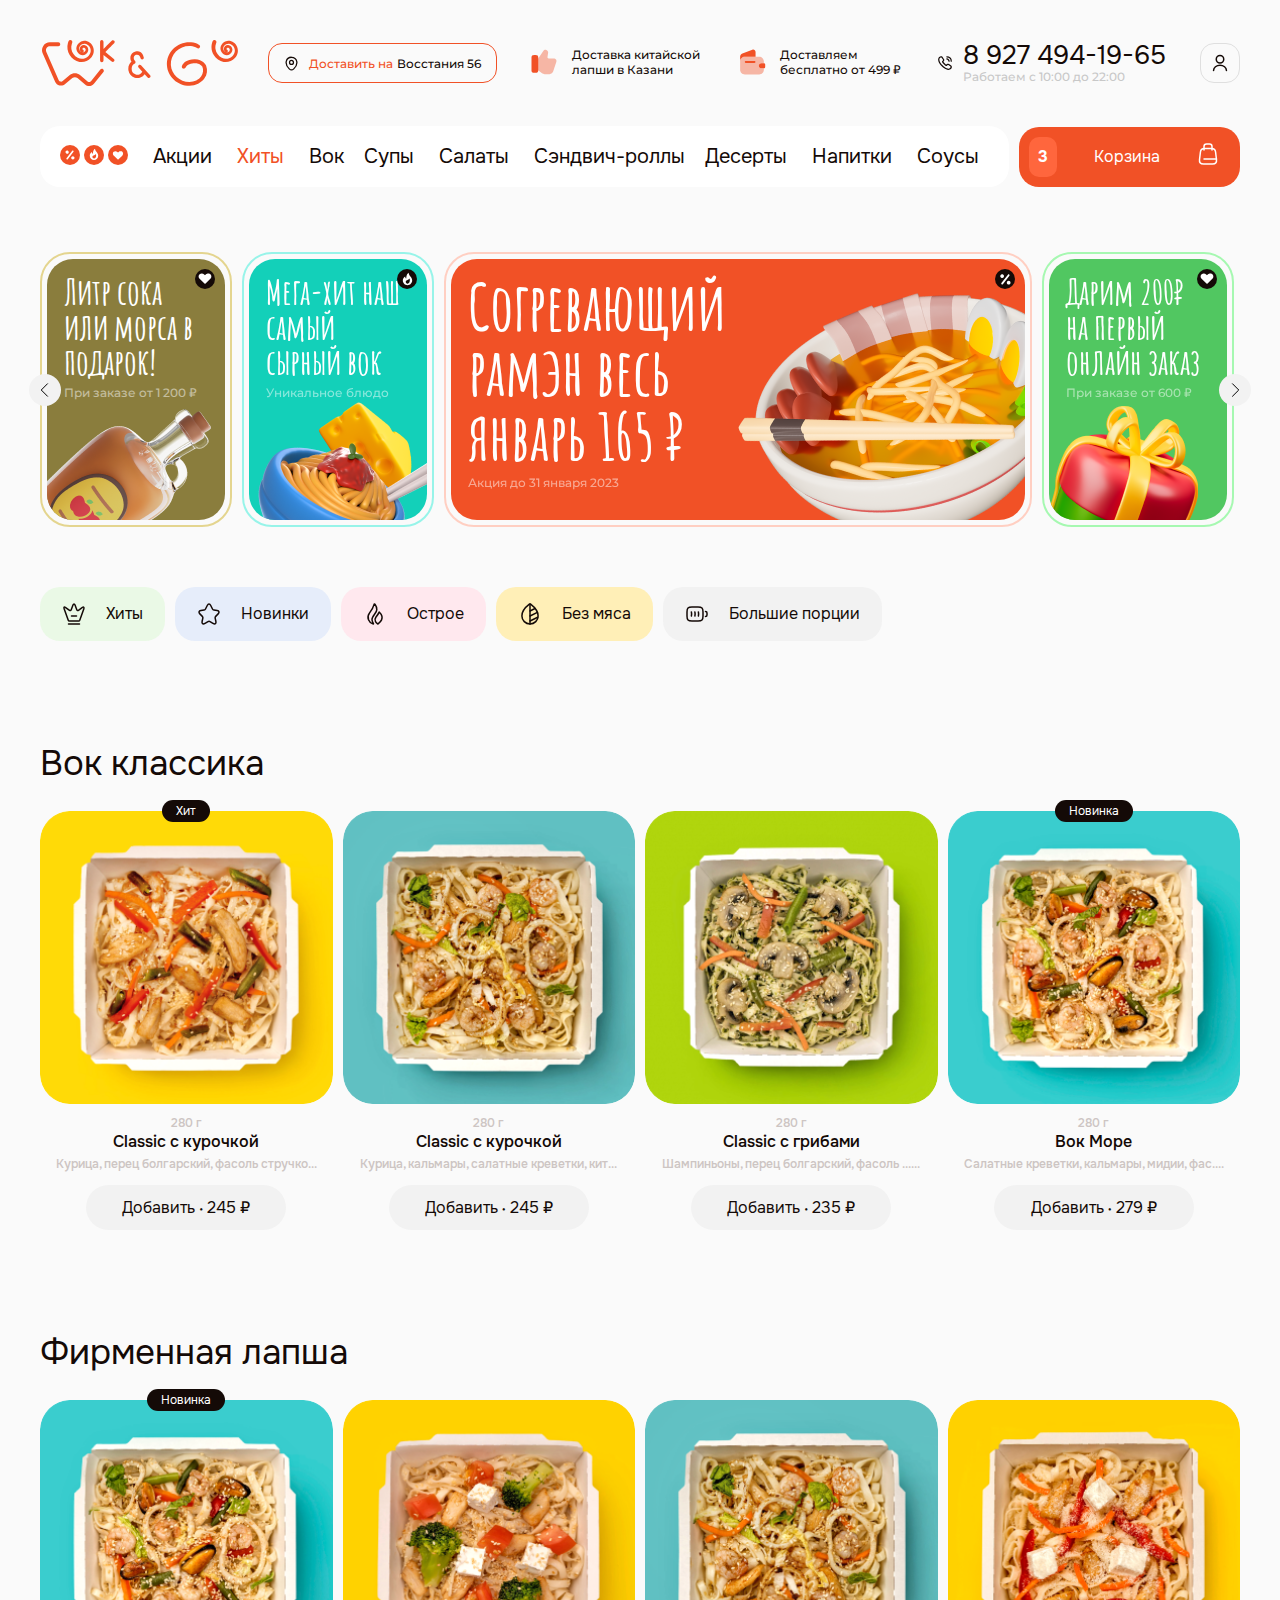
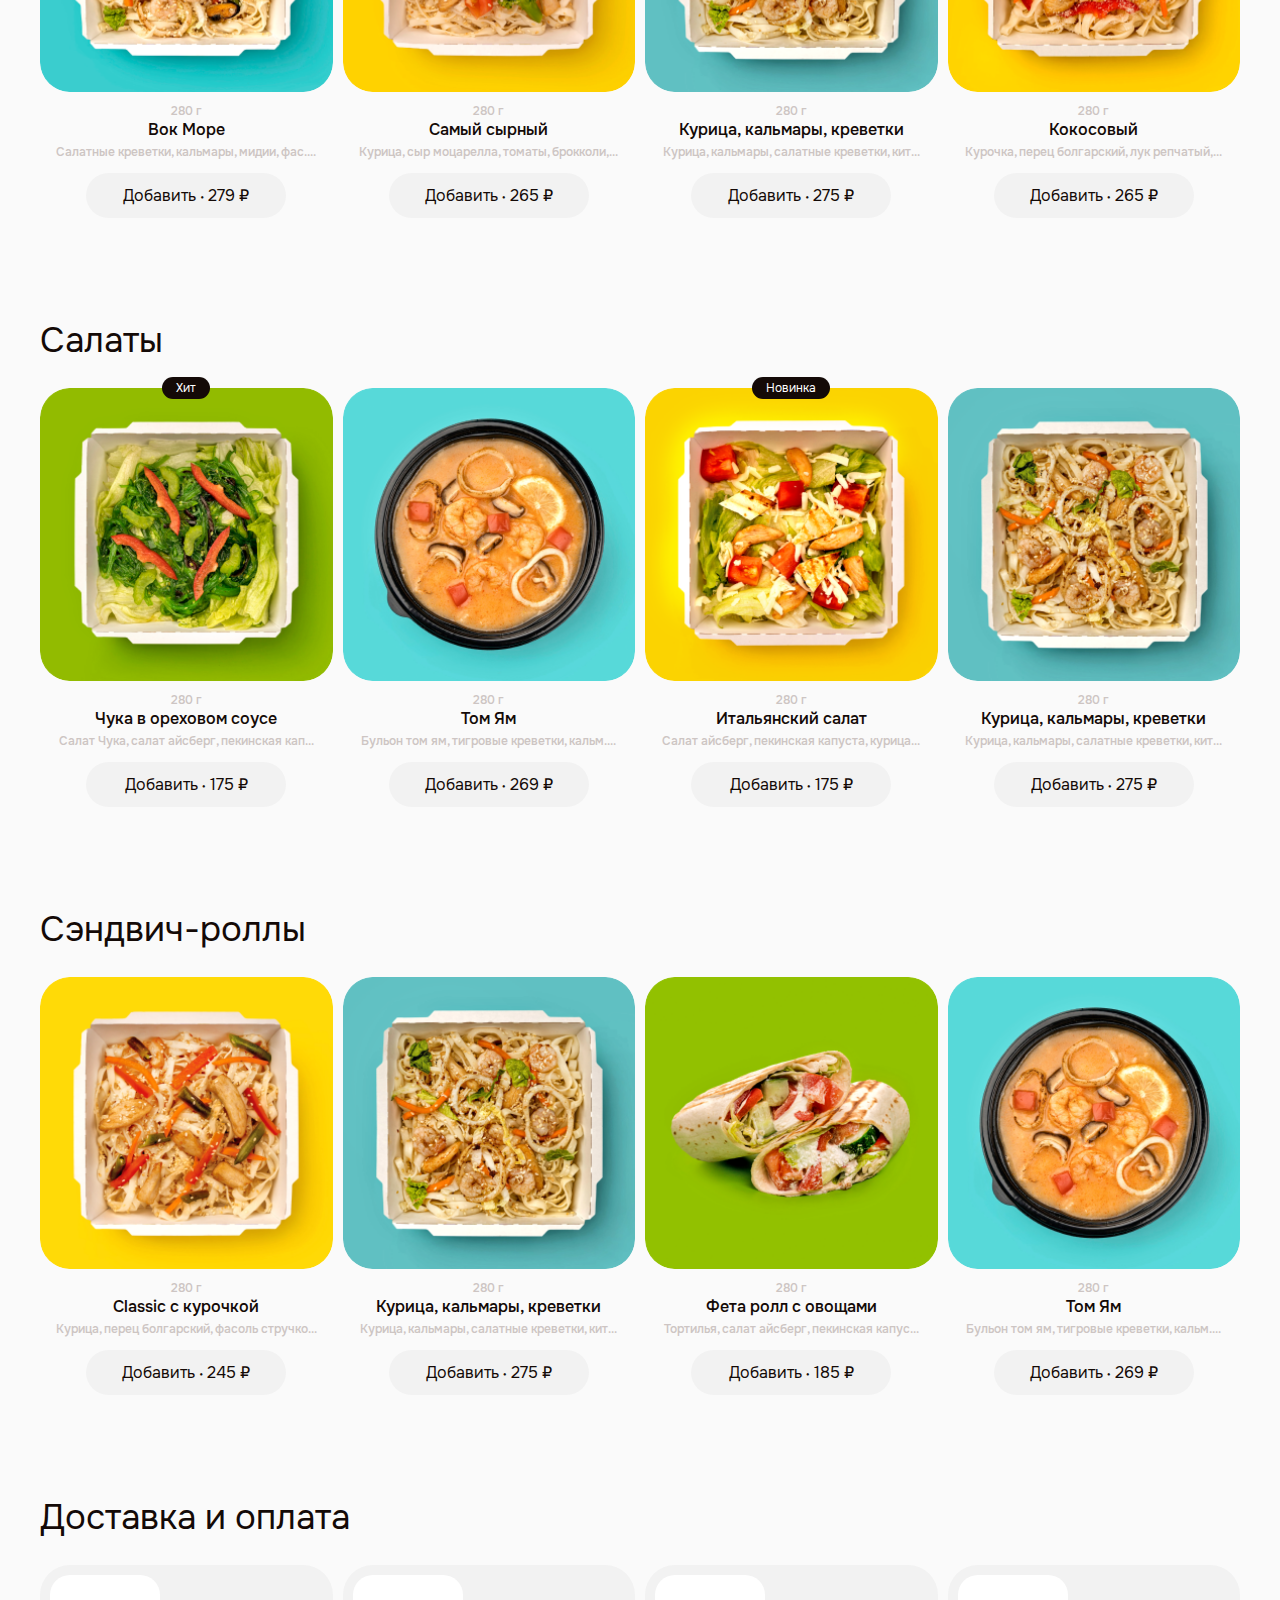
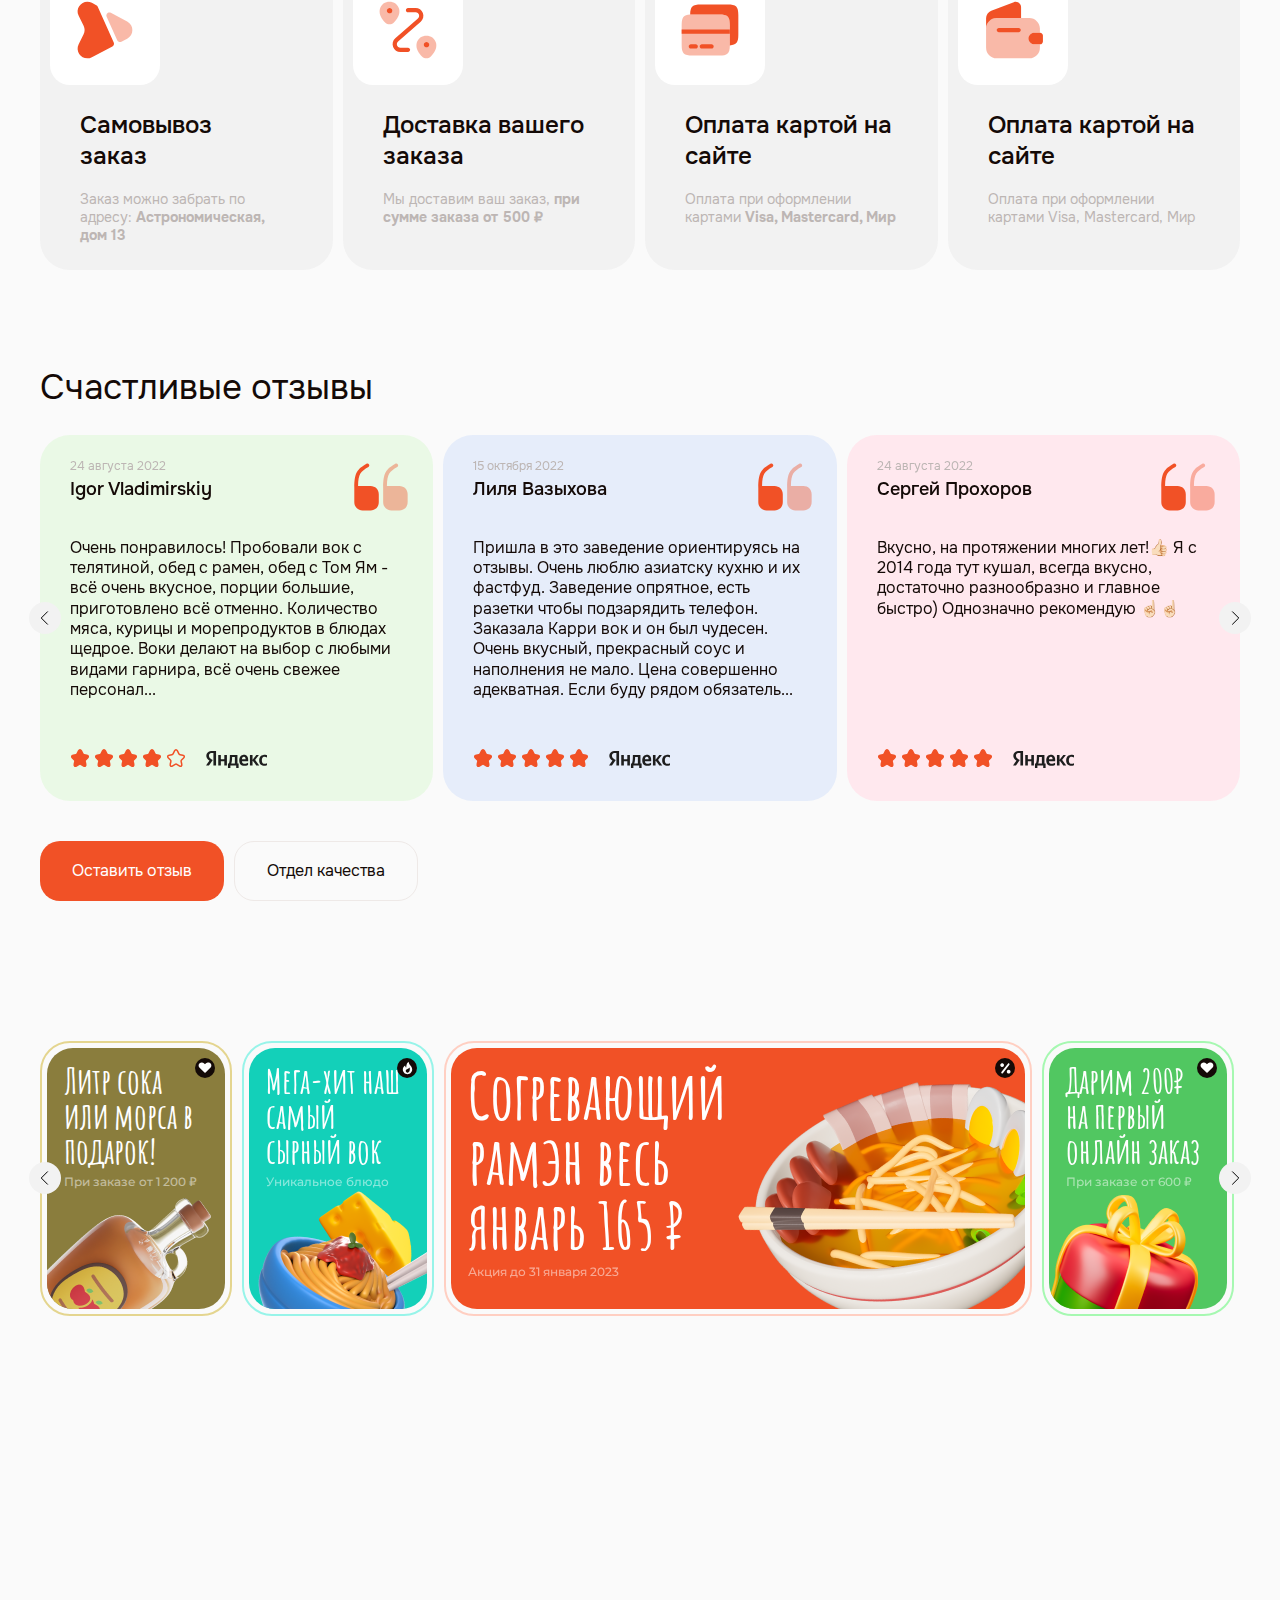
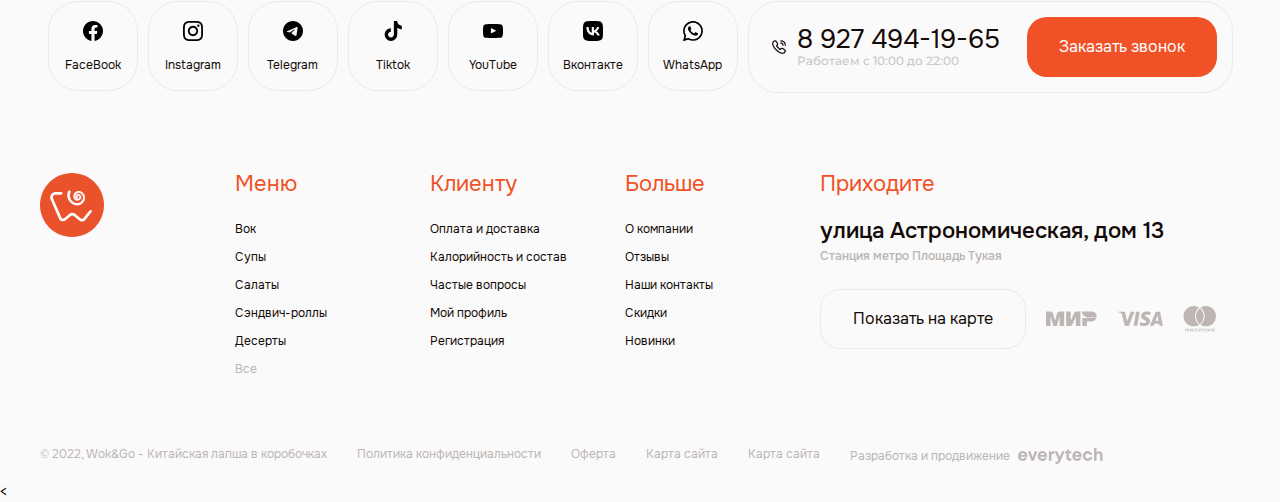
<file: index.html>
<!DOCTYPE html>
<html lang="ru">

<head>
	<title>Главная</title>
	<meta charset="UTF-8" />
	<meta name="format-detection" content="telephone=no" />
	<link rel="stylesheet" href="css/style.min.css?_v=20230126155157" />
	<meta name="viewport" content="width=device-width, initial-scale=1.0" />
	<link rel="shortcut icon" href="img/favicon/favicon.ico" />
	<link rel="apple-touch-icon" sizes="180x180" href="img/favicon/apple-touch-icon.png" />
	<link rel="icon" type="image/png" sizes="32x32" href="img/favicon/favicon-32x32.png" />
	<link rel="icon" type="image/png" sizes="16x16" href="img/favicon/favicon-16x16.png" />
	<link rel="manifest" href="img/favicon/site.webmanifest" />
	<meta name="msapplication-TileColor" content="#da532c">
	<meta name="theme-color" content="#ffffff">
</head>

<body>
	<div class="wrapper">
		<header class="header">
			<div class="header__container">
				<div class="header__wrapper">
					<div class="header__menu menu">
						<button type="button" class="menu__icon icon-menu js-menu"><span></span></button>
						<nav class="menu__body">
							<div class="menu__logo">
								<a href="#">
									<img src="img/icons/logo.svg" alt="">
								</a>
							</div>
							<button type="button" class="btn__close js-menu">
								<svg width="26" height="26" viewBox="0 0 26 26" fill="none" xmlns="http://www.w3.org/2000/svg">
									<path d="M20.3125 5.6875L5.6875 20.3125" stroke="#140A07" stroke-linecap="round" stroke-linejoin="round"></path>
									<path d="M20.3125 20.3125L5.6875 5.6875" stroke="#140A07" stroke-linecap="round" stroke-linejoin="round"></path>
								</svg>
							</button>
							<ul class="menu__list">
								<li class="menu__item">
									<div class="menu__location">
										<button type="button" class="menu__location-button">
											Доставить на <span class="menu__location-address">Восстания 56</span>
										</button>
									</div>
								</li>
								<li class="menu__item">
									<a href="" class="menu__login">
										<svg width="18" height="18" viewBox="0 0 18 18" fill="none" xmlns="http://www.w3.org/2000/svg">
											<path d="M9 9C11.0711 9 12.75 7.32107 12.75 5.25C12.75 3.17893 11.0711 1.5 9 1.5C6.92893 1.5 5.25 3.17893 5.25 5.25C5.25 7.32107 6.92893 9 9 9Z" stroke="#140A07" stroke-width="1.5" stroke-linecap="round" stroke-linejoin="round" />
											<path d="M15.4425 16.5C15.4425 13.5975 12.555 11.25 8.99999 11.25C5.44499 11.25 2.5575 13.5975 2.5575 16.5" stroke="#140A07" stroke-width="1.5" stroke-linecap="round" stroke-linejoin="round" />
										</svg>
										<span>Личный кабинет</span>
									</a>
								</li>
								<li class="menu__item">
									<div class="menu__contacts">
										<a class="menu__phone" href="tel:+79274941965">8 927 494-19-65</a>
										<span class="menu__workTimeText">Работаем с 10:00 до 22:00</span>
									</div>
								</li>
								<li class="menu__item">
									<div class="menu__info">
										<i class="menu__info-icon">
											<svg width="30" height="30" viewBox="0 0 30 30" fill="none" xmlns="http://www.w3.org/2000/svg">
												<path opacity="0.4" d="M27.0625 12.5374C26.575 11.8374 25.7125 11.4374 24.725 11.4374H19.6C19.2625 11.4374 18.95 11.2999 18.7375 11.0499C18.5125 10.7999 18.425 10.4499 18.475 10.0874L19.1125 5.98741C19.3875 4.76241 18.575 3.38741 17.35 2.97491C16.2125 2.54991 14.875 3.12491 14.3375 3.93741L9.0625 11.7749L8.9125 12.0249V23.0749L9.1 23.2624L13.0625 26.3249C13.5875 26.8499 14.775 27.1374 15.6125 27.1374H20.4875C22.1625 27.1374 23.85 25.8749 24.225 24.3374L27.3 14.9749C27.625 14.0874 27.5375 13.2249 27.0625 12.5374Z" fill="#F15126" />
												<path d="M6.5125 7.9751H5.225C3.2875 7.9751 2.5 8.7251 2.5 10.5751V23.1501C2.5 25.0001 3.2875 25.7501 5.225 25.7501H6.5125C8.45 25.7501 9.2375 25.0001 9.2375 23.1501V10.5751C9.2375 8.7251 8.45 7.9751 6.5125 7.9751Z" fill="#F15126" />
											</svg>
										</i>
										<span class="menu__info-text">
											Доставка китайской лапши в Казани
										</span>
									</div>
								</li>
								<div class="menu__item">
									<div class="menu__info">
										<i class="menu__info-icon">
											<svg width="30" height="30" viewBox="0 0 30 30" fill="none" xmlns="http://www.w3.org/2000/svg">
												<path opacity="0.4" d="M22.55 16.9375C22.025 17.45 21.725 18.1875 21.8 18.975C21.9125 20.325 23.15 21.3125 24.5 21.3125H26.875V22.8C26.875 25.3875 24.7625 27.5 22.175 27.5H7.825C5.2375 27.5 3.125 25.3875 3.125 22.8V14.3875C3.125 11.8 5.2375 9.6875 7.825 9.6875H22.175C24.7625 9.6875 26.875 11.8 26.875 14.3875V16.1875H24.35C23.65 16.1875 23.0125 16.4625 22.55 16.9375Z" fill="#F15126" />
												<path d="M18.5625 4.93753V9.68752H7.825C5.2375 9.68752 3.125 11.8 3.125 14.3875V9.80005C3.125 8.31255 4.0375 6.9875 5.425 6.4625L15.35 2.7125C16.9 2.1375 18.5625 3.27503 18.5625 4.93753Z" fill="#F15126" />
												<path d="M28.2 17.4624V20.0375C28.2 20.725 27.65 21.2875 26.95 21.3125H24.5C23.15 21.3125 21.9125 20.325 21.8 18.975C21.725 18.1875 22.025 17.45 22.55 16.9375C23.0125 16.4625 23.65 16.1875 24.35 16.1875H26.95C27.65 16.2125 28.2 16.7749 28.2 17.4624Z" fill="#F15126" />
												<path d="M17.5 15.9375H8.75C8.2375 15.9375 7.8125 15.5125 7.8125 15C7.8125 14.4875 8.2375 14.0625 8.75 14.0625H17.5C18.0125 14.0625 18.4375 14.4875 18.4375 15C18.4375 15.5125 18.0125 15.9375 17.5 15.9375Z" fill="#F15126" />
											</svg>
										</i>
										<span class="menu__info-text">
											Доставляем бесплатно от 499 ₽
										</span>
									</div>
								</div>
							</ul>
						</nav>
					</div>
					<div class="header__left">
						<div class="header__logo">
							<a href="#">
								<img src="img/icons/logo.svg" alt="">
							</a>
						</div>
						<div class="header__location">
							<button type="button" class="header__location-button">
								Доставить на <span class="header__location-address">Восстания 56</span>
							</button>
						</div>
					</div>
					<div class="header__right">
						<div class="header__info">
							<i class="header__info-icon">
								<svg width="30" height="30" viewBox="0 0 30 30" fill="none" xmlns="http://www.w3.org/2000/svg">
									<path opacity="0.4" d="M27.0625 12.5374C26.575 11.8374 25.7125 11.4374 24.725 11.4374H19.6C19.2625 11.4374 18.95 11.2999 18.7375 11.0499C18.5125 10.7999 18.425 10.4499 18.475 10.0874L19.1125 5.98741C19.3875 4.76241 18.575 3.38741 17.35 2.97491C16.2125 2.54991 14.875 3.12491 14.3375 3.93741L9.0625 11.7749L8.9125 12.0249V23.0749L9.1 23.2624L13.0625 26.3249C13.5875 26.8499 14.775 27.1374 15.6125 27.1374H20.4875C22.1625 27.1374 23.85 25.8749 24.225 24.3374L27.3 14.9749C27.625 14.0874 27.5375 13.2249 27.0625 12.5374Z" fill="#F15126" />
									<path d="M6.5125 7.9751H5.225C3.2875 7.9751 2.5 8.7251 2.5 10.5751V23.1501C2.5 25.0001 3.2875 25.7501 5.225 25.7501H6.5125C8.45 25.7501 9.2375 25.0001 9.2375 23.1501V10.5751C9.2375 8.7251 8.45 7.9751 6.5125 7.9751Z" fill="#F15126" />
								</svg>
							</i>
							<span class="header__info-text">
								Доставка китайской лапши в Казани
							</span>
						</div>
						<div class="header__info">
							<i class="header__info-icon">
								<svg width="30" height="30" viewBox="0 0 30 30" fill="none" xmlns="http://www.w3.org/2000/svg">
									<path opacity="0.4" d="M22.55 16.9375C22.025 17.45 21.725 18.1875 21.8 18.975C21.9125 20.325 23.15 21.3125 24.5 21.3125H26.875V22.8C26.875 25.3875 24.7625 27.5 22.175 27.5H7.825C5.2375 27.5 3.125 25.3875 3.125 22.8V14.3875C3.125 11.8 5.2375 9.6875 7.825 9.6875H22.175C24.7625 9.6875 26.875 11.8 26.875 14.3875V16.1875H24.35C23.65 16.1875 23.0125 16.4625 22.55 16.9375Z" fill="#F15126" />
									<path d="M18.5625 4.93753V9.68752H7.825C5.2375 9.68752 3.125 11.8 3.125 14.3875V9.80005C3.125 8.31255 4.0375 6.9875 5.425 6.4625L15.35 2.7125C16.9 2.1375 18.5625 3.27503 18.5625 4.93753Z" fill="#F15126" />
									<path d="M28.2 17.4624V20.0375C28.2 20.725 27.65 21.2875 26.95 21.3125H24.5C23.15 21.3125 21.9125 20.325 21.8 18.975C21.725 18.1875 22.025 17.45 22.55 16.9375C23.0125 16.4625 23.65 16.1875 24.35 16.1875H26.95C27.65 16.2125 28.2 16.7749 28.2 17.4624Z" fill="#F15126" />
									<path d="M17.5 15.9375H8.75C8.2375 15.9375 7.8125 15.5125 7.8125 15C7.8125 14.4875 8.2375 14.0625 8.75 14.0625H17.5C18.0125 14.0625 18.4375 14.4875 18.4375 15C18.4375 15.5125 18.0125 15.9375 17.5 15.9375Z" fill="#F15126" />
								</svg>
							</i>
							<span class="header__info-text">
								Доставляем бесплатно от 499 ₽
							</span>
						</div>
						<div class="header__contacts">
							<a class="header__phone" href="tel:+79274941965">8 927 494-19-65</a>
							<span class="header__workTimeText">Работаем с 10:00 до 22:00</span>
						</div>
						<a href="" class="header__login">
							<svg width="18" height="18" viewBox="0 0 18 18" fill="none" xmlns="http://www.w3.org/2000/svg">
								<path d="M9 9C11.0711 9 12.75 7.32107 12.75 5.25C12.75 3.17893 11.0711 1.5 9 1.5C6.92893 1.5 5.25 3.17893 5.25 5.25C5.25 7.32107 6.92893 9 9 9Z" stroke="#140A07" stroke-width="1.5" stroke-linecap="round" stroke-linejoin="round" />
								<path d="M15.4425 16.5C15.4425 13.5975 12.555 11.25 8.99999 11.25C5.44499 11.25 2.5575 13.5975 2.5575 16.5" stroke="#140A07" stroke-width="1.5" stroke-linecap="round" stroke-linejoin="round" />
							</svg>
						</a>
					</div>

				</div>
				<div class="header__inner">
					<div class="header__menu-container">
						<div class="header__menu-icons">
							<svg width="68" height="20" viewBox="0 0 68 20" fill="none" xmlns="http://www.w3.org/2000/svg">
								<circle cx="58" cy="10" r="10" fill="#F15126" />
								<circle cx="34" cy="10" r="10" fill="#F15126" />
								<path d="M58.28 14.6199L62.27 10.6299C63.25 9.6499 63.39 8.0399 62.48 6.9899C62.27 6.7099 61.99 6.4999 61.64 6.3599C61.29 6.2199 61.01 6.1499 60.66 6.1499C60.31 6.1499 59.96 6.2199 59.61 6.3599C59.26 6.4999 58.98 6.7099 58.77 6.9199L58 7.6199L57.37 6.9899C56.39 6.0099 54.78 5.8699 53.73 6.7799C53.45 6.9899 53.24 7.2699 53.1 7.6199C52.96 7.8999 52.89 8.2499 52.89 8.5999C52.89 8.9499 52.96 9.2999 53.1 9.6499C53.24 9.9999 53.45 10.2799 53.66 10.4899L57.79 14.6199C57.86 14.6899 57.93 14.7599 58.07 14.7599C58.07 14.6899 58.21 14.6899 58.28 14.6199Z" fill="white" />
								<path d="M35.0555 3.65625C32.6547 5.03984 32.9445 8.93359 32.9445 8.93359C32.9445 8.93359 31.8891 8.57812 31.8891 6.99766C30.6258 7.73047 29.7781 9.13594 29.7781 10.7C29.7781 13.0297 31.6703 14.9219 34 14.9219C36.3297 14.9219 38.2219 13.0297 38.2219 10.7C38.2219 7.26563 35.0555 6.56016 35.0555 3.65625ZM34.3664 13.4672C33.5133 13.6805 32.6602 13.1609 32.4469 12.3133C32.2336 11.4656 32.7531 10.607 33.6008 10.3937C35.6516 9.87969 35.9031 8.73125 35.9031 8.73125C35.9031 8.73125 36.9258 12.8328 34.3664 13.4672Z" fill="white" />
								<circle cx="10" cy="10" r="10" fill="#F15126" />
								<path d="M8.59061 7.91648C9.01677 7.12025 8.71676 6.1293 7.92052 5.70314C7.12429 5.27698 6.13334 5.57699 5.70718 6.37322C5.28102 7.16946 5.58103 8.16041 6.37726 8.58657C7.1735 9.01273 8.16445 8.71272 8.59061 7.91648Z" fill="white" />
								<path d="M13.3579 5.67952V5.68499C13.0079 5.41155 12.4938 5.47171 12.2094 5.82718L6.50005 13.1662C6.22662 13.5162 6.28677 14.0303 6.64224 14.3147C7.00318 14.5881 7.51177 14.528 7.79068 14.1725L13.5001 6.82796C13.7735 6.47249 13.7079 5.9639 13.3579 5.67952Z" fill="white" />
								<path d="M12.8493 11.2139C11.9469 11.2139 11.2141 11.9467 11.2141 12.849C11.2141 13.7514 11.9469 14.4842 12.8493 14.4842C13.7516 14.4842 14.4844 13.7514 14.4844 12.849C14.4844 11.9467 13.7516 11.2139 12.8493 11.2139Z" fill="white" />
							</svg>
						</div>
						<nav class="scroll-nav">
							<div class="scroll-nav__slider swiper">
								<div class="scroll-nav__wrapper swiper-wrapper">
									<div class="scroll-nav__slide swiper-slide">
										<a href="" class="scroll-nav__link">
											Акции
										</a>
										<a href="" class="scroll-nav__link _active">
											Хиты
										</a>
										<a href="" class="scroll-nav__link">
											Вок
										</a>
									</div>
									<div class="scroll-nav__slide swiper-slide">
										<a href="" class="scroll-nav__link">
											Супы
										</a>
										<a href="" class="scroll-nav__link">
											Салаты
										</a>
										<a href="" class="scroll-nav__link">
											Сэндвич-роллы
										</a>
									</div>
									<div class="scroll-nav__slide swiper-slide">
										<a href="" class="scroll-nav__link">
											Десерты
										</a>
										<a href="" class="scroll-nav__link">
											Напитки
										</a>
										<a href="" class="scroll-nav__link">
											Соусы
										</a>
									</div>
								</div>

								<button type="button" class="scroll-nav__prev prev">
									<svg width="20" height="20" viewBox="0 0 20 20" fill="none" xmlns="http://www.w3.org/2000/svg">
										<path d="M12.5 16.25L6.25 10L12.5 3.75" stroke="black" stroke-linecap="round" stroke-linejoin="round" />
									</svg>
								</button>
								<button type="button" class="scroll-nav__next next">
									<svg width="20" height="20" viewBox="0 0 20 20" fill="none" xmlns="http://www.w3.org/2000/svg">
										<path d="M7.5 16.25L13.75 10L7.5 3.75" stroke="black" stroke-linecap="round" stroke-linejoin="round" />
									</svg>
								</button>

							</div>
						</nav>
					</div>

					<div class="header__basket js-basket">
						<span class="header__basket-count">
							3
						</span>
						<p class="header__basket-text">
							Корзина
						</p>
						<i class="header__basket-icon">
							<svg width="24" height="24" viewBox="0 0 24 24" fill="none" xmlns="http://www.w3.org/2000/svg">
								<path d="M8.40002 5.5H15.6C19 5.5 19.34 7.09 19.57 9.03L20.47 16.53C20.76 18.99 20 21 16.5 21H7.51003C4.00003 21 3.24002 18.99 3.54002 16.53L4.44003 9.03C4.66003 7.09 5.00002 5.5 8.40002 5.5Z" stroke="white" stroke-width="1.5" stroke-linecap="round" stroke-linejoin="round" />
								<path d="M8 7V3.5C8 2 9 1 10.5 1H13.5C15 1 16 2 16 3.5V7" stroke="white" stroke-width="1.5" stroke-linecap="round" stroke-linejoin="round" />
								<path d="M20.41 16.03H8" stroke="white" stroke-width="1.5" stroke-linecap="round" stroke-linejoin="round" />
							</svg>
						</i>
					</div>
				</div>

			</div>
		</header>
		<main class="page">

			<section class="carousel">
				<div class="carousel__container">
					<div class="carousel__slider-container">
						<div class="carousel__slider swiper">
							<div class="carousel__wrapper swiper-wrapper">
								<div class="carousel__slide swiper-slide" style="border-color: #E4D58F">
									<div class="carousel__item" style="background: #8A7D3D">
										<div class="carousel__item-wrap">
											<h2 class="carousel__title">
												Литр сока или морса в подарок!
											</h2>
											<p class="carousel__text">
												При заказе от 1 200 ₽
											</p>
										</div>
										<img class="carousel__image" src="img/products/carousel/1.png" alt="">
										<div class="badge badge-heart"></div>
									</div>

								</div>
								<div class="carousel__slide swiper-slide" style="border-color: #97F4E9">
									<div class="carousel__item" style="background: #13D0B9">
										<div class="carousel__item-wrap">
											<h2 class="carousel__title">
												Мега-хит наш cамый сырный вок
											</h2>
											<p class="carousel__text">
												Уникальное блюдо
											</p>
										</div>
										<img class="carousel__image" src="img/products/carousel/2.png" alt="">
										<div class="badge badge-fire"></div>
									</div>
								</div>
								<div class="carousel__slide _large swiper-slide" style="border-color: #FFCFC2">
									<div class="carousel__item" style="background: #F15126">
										<div class="carousel__item-wrap">
											<h2 class="carousel__title">
												Согревающий рамэн весь январь 165 ₽
											</h2>
											<p class="carousel__text">
												Акция до 31 января 2023
											</p>
										</div>
										<img class="carousel__image" src="img/products/carousel/3.png" alt="">
										<div class="badge badge-sale"></div>
									</div>
								</div>
								<div class="carousel__slide swiper-slide" style="border-color: #A6F8B1">
									<div class="carousel__item" style="background: #51C761">
										<div class="carousel__item-wrap">
											<h2 class="carousel__title">
												Дарим 200₽ на первый онлайн заказ
											</h2>
											<p class="carousel__text">
												При заказе от 600 ₽
											</p>
										</div>
										<img class="carousel__image" src="img/products/carousel/4.png" alt="">
										<div class="badge badge-heart"></div>
									</div>
								</div>
								<div class="carousel__slide swiper-slide" style="border-color: #E4D58F">
									<div class="carousel__item" style="background: #8A7D3D">
										<div class="carousel__item-wrap">
											<h2 class="carousel__title">
												Литр сока или морса в подарок!
											</h2>
											<p class="carousel__text">
												При заказе от 1 200 ₽
											</p>
										</div>
										<img class="carousel__image" src="img/products/carousel/1.png" alt="">
										<div class="badge badge-fire"></div>
									</div>
								</div>
								<div class="carousel__slide swiper-slide" style="border-color: #97F4E9">
									<div class="carousel__item" style="background: #13D0B9">
										<div class="carousel__item-wrap">
											<h2 class="carousel__title">
												Мега-хит наш cамый сырный вок
											</h2>
											<p class="carousel__text">
												Уникальное блюдо
											</p>
										</div>
										<img class="carousel__image" src="img/products/carousel/2.png" alt="">
										<div class="badge badge-sale"></div>
									</div>
								</div>
								<div class="carousel__slide _large swiper-slide" style="border-color: #FFCFC2">
									<div class="carousel__item" style="background: #F15126">
										<div class="carousel__item-wrap">
											<h2 class="carousel__title">
												Согревающий рамэн весь январь 165 ₽
											</h2>
											<p class="carousel__text">
												Акция до 31 января 2023
											</p>
										</div>
										<img class="carousel__image" src="img/products/carousel/3.png" alt="">
										<div class="badge badge-fire"></div>
									</div>
								</div>
								<div class="carousel__slide swiper-slide" style="border-color: #A6F8B1">
									<div class="carousel__item" style="background: #51C761">
										<div class="carousel__item-wrap">
											<h2 class="carousel__title">
												Дарим 200₽ на первый онлайн заказ
											</h2>
											<p class="carousel__text">
												При заказе от 600 ₽
											</p>
										</div>
										<img class="carousel__image" src="img/products/carousel/4.png" alt="">
										<div class="badge badge-sale"></div>
									</div>
								</div>
							</div>
						</div>


						<button type="button" class="slider-button__prev prev1">
							<svg width="20" height="20" viewBox="0 0 20 20" fill="none" xmlns="http://www.w3.org/2000/svg">
								<path d="M12.5 16.25L6.25 10L12.5 3.75" stroke="black" stroke-linecap="round" stroke-linejoin="round" />
							</svg>
						</button>
						<button type="button" class="slider-button__next next1">
							<svg width="20" height="20" viewBox="0 0 20 20" fill="none" xmlns="http://www.w3.org/2000/svg">
								<path d="M7.5 16.25L13.75 10L7.5 3.75" stroke="black" stroke-linecap="round" stroke-linejoin="round" />
							</svg>
						</button>

					</div>
				</div>
			</section>
			<section class="categories">
				<div class="categories__container">
					<div class="categories__list">
						<div class="categories__item" style="background-color: #EAF9E6;">
							<a href="" class="categories__link">
								<div class="categories__image">
									<img src="img/icons/crown.svg" alt="">
								</div>
								<span class="categories__name">
									Хиты
								</span>
							</a>
						</div>
						<div class="categories__item" style="background-color: #E6EDFA;">
							<a href="" class="categories__link">
								<div class="categories__image">
									<img src="img/icons/star.svg" alt="">
								</div>
								<span class="categories__name">
									Новинки
								</span>
							</a>
						</div>
						<div class="categories__item" style="background-color: #FFE8EE">
							<a href="" class="categories__link">
								<div class="categories__image">
									<img src="img/icons/huobi-token-(ht).svg" alt="">
								</div>
								<span class="categories__name">
									Острое
								</span>
							</a>
						</div>
						<div class="categories__item" style="background-color: #FFEFB7">
							<a href="" class="categories__link">
								<div class="categories__image">
									<img src="img/icons/blur.svg" alt="">
								</div>
								<span class="categories__name">
									Без мяса
								</span>
							</a>
						</div>
						<div class="categories__item" style="background-color: #F2F2F2">
							<a href="" class="categories__link">
								<div class="categories__image">
									<img src="img/icons/battery-full.svg" alt="">
								</div>
								<span class="categories__name">
									Большие порции
								</span>
							</a>
						</div>
					</div>
				</div>
			</section>
			<section class="products">
				<div class="products__container">
					<h1 class="title-main">
						Вок классика
					</h1>
					<div class="products__list">
						<div class="product-card">
							<div class="product-card__image">
								<a href="" class="product-card__link" data-popup="#popup">
									<div class="product-card__label">
										Хит
									</div>
									<img src="img/products/wok/1.png" alt="">
									<div class="product-card__layer"></div>
								</a>
							</div>
							<div class="product-card__body">
								<div class="product-card__weight">
									280 г
								</div>
								<h3 class="product-card__name">
									Classic с курочкой
								</h3>
								<p class="product-card__desc">
									Курица, перец болгарский, фасоль стручко...
								</p>

								<div class="product-card__controls">
									<button type="button" class="product-card__button js-add">
										<div class="product-card__wrap">
											<span class="product-card__text">
												Добавить
											</span>
											<span class="product-card__price">
												245 ₽
											</span>
										</div>
									</button>
									<div class="product-card__quantity quantity">
										<div class="quantity__button quantity__button_minus _icon-minus"></div>
										<div class="quantity__input">
											<input autocomplete="off" type="text" value="1">
										</div>
										<div class="quantity__button quantity__button_plus _icon-plus"></div>
									</div>
								</div>


							</div>
						</div>
						<div class="product-card">
							<div class="product-card__image">
								<a href="" class="product-card__link" data-popup="#popup">
									<img src="img/products/wok/2.png" alt="">
									<div class="product-card__layer"></div>
								</a>
							</div>
							<div class="product-card__body">
								<div class="product-card__weight">
									280 г
								</div>
								<h3 class="product-card__name">
									Classic с курочкой
								</h3>
								<p class="product-card__desc">
									Курица, кальмары, салатные креветки, кит...
								</p>
								<div class="product-card__controls">
									<button type="button" class="product-card__button js-add">
										<div class="product-card__wrap">
											<span class="product-card__text">
												Добавить
											</span>
											<span class="product-card__price">
												245 ₽
											</span>
										</div>
									</button>
									<div class="product-card__quantity quantity">
										<div class="quantity__button quantity__button_minus _icon-minus"></div>
										<div class="quantity__input">
											<input autocomplete="off" type="text" value="1">
										</div>
										<div class="quantity__button quantity__button_plus _icon-plus"></div>
									</div>
								</div>
							</div>
						</div>
						<div class="product-card">
							<div class="product-card__image">
								<a href="" class="product-card__link" data-popup="#popup">
									<img src="img/products/wok/3.png" alt="">
									<div class="product-card__layer"></div>
								</a>
							</div>
							<div class="product-card__body">
								<div class="product-card__weight">
									280 г
								</div>
								<h3 class="product-card__name">
									Classic с грибами
								</h3>
								<p class="product-card__desc">
									Шампиньоны, перец болгарский, фасоль ...
								</p>
								<div class="product-card__controls">
									<button type="button" class="product-card__button js-add">
										<div class="product-card__wrap">
											<span class="product-card__text">
												Добавить
											</span>
											<span class="product-card__price">
												235 ₽
											</span>
										</div>
									</button>
									<div class="product-card__quantity quantity">
										<div class="quantity__button quantity__button_minus _icon-minus"></div>
										<div class="quantity__input">
											<input autocomplete="off" type="text" value="1">
										</div>
										<div class="quantity__button quantity__button_plus _icon-plus"></div>
									</div>
								</div>
							</div>
						</div>
						<div class="product-card">
							<div class="product-card__image">
								<a href="" class="product-card__link" data-popup="#popup">
									<div class="product-card__label">
										Новинка
									</div>
									<img src="img/products/wok/4.png" alt="">
									<div class="product-card__layer"></div>
								</a>
							</div>
							<div class="product-card__body">
								<div class="product-card__weight">
									280 г
								</div>
								<h3 class="product-card__name">
									Вок Море
								</h3>
								<p class="product-card__desc">
									Салатные креветки, кальмары, мидии, фас...
								</p>
								<div class="product-card__controls">
									<button type="button" class="product-card__button js-add">
										<div class="product-card__wrap">
											<span class="product-card__text">
												Добавить
											</span>
											<span class="product-card__price">
												279 ₽
											</span>
										</div>
									</button>
									<div class="product-card__quantity quantity">
										<div class="quantity__button quantity__button_minus _icon-minus"></div>
										<div class="quantity__input">
											<input autocomplete="off" type="text" value="1">
										</div>
										<div class="quantity__button quantity__button_plus _icon-plus"></div>
									</div>
								</div>
							</div>
						</div>
					</div>
				</div>
			</section>
			<section class="products">
				<div class="products__container">
					<h1 class="title-main">
						Фирменная лапша
					</h1>
					<div class="products__list">
						<div class="product-card">
							<div class="product-card__image">
								<a href="" class="product-card__link" data-popup="#popup">
									<div class="product-card__label">
										Новинка
									</div>
									<img src="img/products/pasta/1.png" alt="">
									<div class="product-card__layer"></div>
								</a>
							</div>
							<div class="product-card__body">
								<div class="product-card__weight">
									280 г
								</div>
								<h3 class="product-card__name">
									Вок Море
								</h3>
								<p class="product-card__desc">
									Салатные креветки, кальмары, мидии, фас...
								</p>
								<div class="product-card__controls">
									<button type="button" class="product-card__button js-add">
										<div class="product-card__wrap">
											<span class="product-card__text">
												Добавить
											</span>
											<span class="product-card__price">
												279 ₽
											</span>
										</div>
									</button>
									<div class="product-card__quantity quantity">
										<div class="quantity__button quantity__button_minus _icon-minus"></div>
										<div class="quantity__input">
											<input autocomplete="off" type="text" value="1">
										</div>
										<div class="quantity__button quantity__button_plus _icon-plus"></div>
									</div>
								</div>
							</div>
						</div>
						<div class="product-card">
							<div class="product-card__image">
								<a href="" class="product-card__link" data-popup="#popup">
									<img src="img/products/pasta/2.png" alt="">
									<div class="product-card__layer"></div>
								</a>
							</div>
							<div class="product-card__body">
								<div class="product-card__weight">
									280 г
								</div>
								<h3 class="product-card__name">
									Самый сырный
								</h3>
								<p class="product-card__desc">
									Курица, сыр моцарелла, томаты, брокколи,...
								</p>
								<div class="product-card__controls">
									<button type="button" class="product-card__button js-add">
										<div class="product-card__wrap">
											<span class="product-card__text">
												Добавить
											</span>
											<span class="product-card__price">
												265 ₽
											</span>
										</div>
									</button>
									<div class="product-card__quantity quantity">
										<div class="quantity__button quantity__button_minus _icon-minus"></div>
										<div class="quantity__input">
											<input autocomplete="off" type="text" value="1">
										</div>
										<div class="quantity__button quantity__button_plus _icon-plus"></div>
									</div>
								</div>
							</div>
						</div>
						<div class="product-card">
							<div class="product-card__image">
								<a href="" class="product-card__link" data-popup="#popup">
									<img src="img/products/pasta/3.png" alt="">
									<div class="product-card__layer"></div>
								</a>
							</div>
							<div class="product-card__body">
								<div class="product-card__weight">
									280 г
								</div>
								<h3 class="product-card__name">
									Курица, кальмары, креветки
								</h3>
								<p class="product-card__desc">
									Курица, кальмары, салатные креветки, кит...
								</p>
								<div class="product-card__controls">
									<button type="button" class="product-card__button js-add">
										<div class="product-card__wrap">
											<span class="product-card__text">
												Добавить
											</span>
											<span class="product-card__price">
												275 ₽
											</span>
										</div>
									</button>
									<div class="product-card__quantity quantity">
										<div class="quantity__button quantity__button_minus _icon-minus"></div>
										<div class="quantity__input">
											<input autocomplete="off" type="text" value="1">
										</div>
										<div class="quantity__button quantity__button_plus _icon-plus"></div>
									</div>
								</div>
							</div>
						</div>
						<div class="product-card">
							<div class="product-card__image">
								<a href="" class="product-card__link" data-popup="#popup">
									<img src="img/products/pasta/4.png" alt="">
									<div class="product-card__layer"></div>
								</a>
							</div>
							<div class="product-card__body">
								<div class="product-card__weight">
									280 г
								</div>
								<h3 class="product-card__name">
									Кокосовый
								</h3>
								<p class="product-card__desc">
									Курочка, перец болгарский, лук репчатый, ...
								</p>
								<div class="product-card__controls">
									<button type="button" class="product-card__button js-add">
										<div class="product-card__wrap">
											<span class="product-card__text">
												Добавить
											</span>
											<span class="product-card__price">
												265 ₽
											</span>
										</div>
									</button>
									<div class="product-card__quantity quantity">
										<div class="quantity__button quantity__button_minus _icon-minus"></div>
										<div class="quantity__input">
											<input autocomplete="off" type="text" value="1">
										</div>
										<div class="quantity__button quantity__button_plus _icon-plus"></div>
									</div>
								</div>
							</div>
						</div>
					</div>
				</div>
			</section>
			<section class="products">
				<div class="products__container">
					<h1 class="title-main">
						Салаты
					</h1>
					<div class="products__list">
						<div class="product-card">
							<div class="product-card__image">
								<a href="" class="product-card__link" data-popup="#popup">
									<div class="product-card__label">
										Хит
									</div>
									<img src="img/products/salad/1.png" alt="">
									<div class="product-card__layer"></div>
								</a>
							</div>
							<div class="product-card__body">
								<div class="product-card__weight">
									280 г
								</div>
								<h3 class="product-card__name">
									Чука в ореховом соусе
								</h3>
								<p class="product-card__desc">
									Салат Чука, салат айсберг, пекинская капу...
								</p>
								<div class="product-card__controls">
									<button type="button" class="product-card__button js-add">
										<div class="product-card__wrap">
											<span class="product-card__text">
												Добавить
											</span>
											<span class="product-card__price">
												175 ₽
											</span>
										</div>
									</button>
									<div class="product-card__quantity quantity">
										<div class="quantity__button quantity__button_minus _icon-minus"></div>
										<div class="quantity__input">
											<input autocomplete="off" type="text" value="1">
										</div>
										<div class="quantity__button quantity__button_plus _icon-plus"></div>
									</div>
								</div>
							</div>
						</div>
						<div class="product-card">
							<div class="product-card__image">
								<a href="" class="product-card__link" data-popup="#popup">
									<img src="img/products/salad/2.png" alt="">
									<div class="product-card__layer"></div>
								</a>
							</div>
							<div class="product-card__body">
								<div class="product-card__weight">
									280 г
								</div>
								<h3 class="product-card__name">
									Том Ям
								</h3>
								<p class="product-card__desc">
									Бульон том ям, тигровые креветки, кальм...
								</p>
								<div class="product-card__controls">
									<button type="button" class="product-card__button js-add">
										<div class="product-card__wrap">
											<span class="product-card__text">
												Добавить
											</span>
											<span class="product-card__price">
												269 ₽
											</span>
										</div>
									</button>
									<div class="product-card__quantity quantity">
										<div class="quantity__button quantity__button_minus _icon-minus"></div>
										<div class="quantity__input">
											<input autocomplete="off" type="text" value="1">
										</div>
										<div class="quantity__button quantity__button_plus _icon-plus"></div>
									</div>
								</div>
							</div>
						</div>
						<div class="product-card">
							<div class="product-card__image">
								<a href="" class="product-card__link" data-popup="#popup">
									<div class="product-card__label">
										Новинка
									</div>
									<img src="img/products/salad/3.png" alt="">
									<div class="product-card__layer"></div>
								</a>
							</div>
							<div class="product-card__body">
								<div class="product-card__weight">
									280 г
								</div>
								<h3 class="product-card__name">
									Итальянский салат
								</h3>
								<p class="product-card__desc">
									Салат айсберг, пекинская капуста, курица...
								</p>
								<div class="product-card__controls">
									<button type="button" class="product-card__button js-add">
										<div class="product-card__wrap">
											<span class="product-card__text">
												Добавить
											</span>
											<span class="product-card__price">
												175 ₽
											</span>
										</div>
									</button>
									<div class="product-card__quantity quantity">
										<div class="quantity__button quantity__button_minus _icon-minus"></div>
										<div class="quantity__input">
											<input autocomplete="off" type="text" value="1">
										</div>
										<div class="quantity__button quantity__button_plus _icon-plus"></div>
									</div>
								</div>
							</div>
						</div>
						<div class="product-card">
							<div class="product-card__image">
								<a href="" class="product-card__link" data-popup="#popup">
									<img src="img/products/salad/4.png" alt="">
									<div class="product-card__layer"></div>
								</a>
							</div>
							<div class="product-card__body">
								<div class="product-card__weight">
									280 г
								</div>
								<h3 class="product-card__name">
									Курица, кальмары, креветки
								</h3>
								<p class="product-card__desc">
									Курица, кальмары, салатные креветки, кит...
								</p>
								<div class="product-card__controls">
									<button type="button" class="product-card__button js-add">
										<div class="product-card__wrap">
											<span class="product-card__text">
												Добавить
											</span>
											<span class="product-card__price">
												275 ₽
											</span>
										</div>
									</button>
									<div class="product-card__quantity quantity">
										<div class="quantity__button quantity__button_minus _icon-minus"></div>
										<div class="quantity__input">
											<input autocomplete="off" type="text" value="1">
										</div>
										<div class="quantity__button quantity__button_plus _icon-plus"></div>
									</div>
								</div>
							</div>
						</div>
					</div>
				</div>
			</section>
			<section class="products">
				<div class="products__container">
					<h1 class="title-main">
						Сэндвич-роллы
					</h1>
					<div class="products__list">
						<div class="product-card">
							<div class="product-card__image">
								<a href="" class="product-card__link" data-popup="#popup">
									<img src="img/products/sandwich/1.png" alt="">
									<div class="product-card__layer"></div>
								</a>
							</div>
							<div class="product-card__body">
								<div class="product-card__weight">
									280 г
								</div>
								<h3 class="product-card__name">
									Classic с курочкой
								</h3>
								<p class="product-card__desc">
									Курица, перец болгарский, фасоль стручко...
								</p>
								<div class="product-card__controls">
									<button type="button" class="product-card__button js-add">
										<div class="product-card__wrap">
											<span class="product-card__text">
												Добавить
											</span>
											<span class="product-card__price">
												245 ₽
											</span>
										</div>
									</button>
									<div class="product-card__quantity quantity">
										<div class="quantity__button quantity__button_minus _icon-minus"></div>
										<div class="quantity__input">
											<input autocomplete="off" type="text" value="1">
										</div>
										<div class="quantity__button quantity__button_plus _icon-plus"></div>
									</div>
								</div>
							</div>
						</div>
						<div class="product-card">
							<div class="product-card__image">
								<a href="" class="product-card__link" data-popup="#popup">
									<img src="img/products/sandwich/2.png" alt="">
									<div class="product-card__layer"></div>
								</a>
							</div>
							<div class="product-card__body">
								<div class="product-card__weight">
									280 г
								</div>
								<h3 class="product-card__name">
									Курица, кальмары, креветки
								</h3>
								<p class="product-card__desc">
									Курица, кальмары, салатные креветки, кит...
								</p>
								<div class="product-card__controls">
									<button type="button" class="product-card__button js-add">
										<div class="product-card__wrap">
											<span class="product-card__text">
												Добавить
											</span>
											<span class="product-card__price">
												275 ₽
											</span>
										</div>
									</button>
									<div class="product-card__quantity quantity">
										<div class="quantity__button quantity__button_minus _icon-minus"></div>
										<div class="quantity__input">
											<input autocomplete="off" type="text" value="1">
										</div>
										<div class="quantity__button quantity__button_plus _icon-plus"></div>
									</div>
								</div>
							</div>
						</div>
						<div class="product-card">
							<div class="product-card__image">
								<a href="" class="product-card__link" data-popup="#popup">
									<img src="img/products/sandwich/3.png" alt="">
									<div class="product-card__layer"></div>
								</a>
							</div>
							<div class="product-card__body">
								<div class="product-card__weight">
									280 г
								</div>
								<h3 class="product-card__name">
									Фета ролл c овощами
								</h3>
								<p class="product-card__desc">
									Тортилья, салат айсберг, пекинская капус...
								</p>
								<div class="product-card__controls">
									<button type="button" class="product-card__button js-add">
										<div class="product-card__wrap">
											<span class="product-card__text">
												Добавить
											</span>
											<span class="product-card__price">
												185 ₽
											</span>
										</div>
									</button>
									<div class="product-card__quantity quantity">
										<div class="quantity__button quantity__button_minus _icon-minus"></div>
										<div class="quantity__input">
											<input autocomplete="off" type="text" value="1">
										</div>
										<div class="quantity__button quantity__button_plus _icon-plus"></div>
									</div>
								</div>
							</div>
						</div>
						<div class="product-card">
							<div class="product-card__image">
								<a href="" class="product-card__link" data-popup="#popup">
									<img src="img/products/sandwich/4.png" alt="">
									<div class="product-card__layer"></div>
								</a>
							</div>
							<div class="product-card__body">
								<div class="product-card__weight">
									280 г
								</div>
								<h3 class="product-card__name">
									Том Ям
								</h3>
								<p class="product-card__desc">
									Бульон том ям, тигровые креветки, кальм...
								</p>
								<div class="product-card__controls">
									<button type="button" class="product-card__button js-add">
										<div class="product-card__wrap">
											<span class="product-card__text">
												Добавить
											</span>
											<span class="product-card__price">
												269 ₽
											</span>
										</div>
									</button>
									<div class="product-card__quantity quantity">
										<div class="quantity__button quantity__button_minus _icon-minus"></div>
										<div class="quantity__input">
											<input autocomplete="off" type="text" value="1">
										</div>
										<div class="quantity__button quantity__button_plus _icon-plus"></div>
									</div>
								</div>
							</div>
						</div>
					</div>
				</div>
			</section>
			<section class="info">
				<div class="info__container">
					<h1 class="title-main">
						Доставка и оплата
					</h1>
					<div class="info__row">
						<div class="info__item">
							<div class="info__icon">
								<img src="img/icons/direct-right.svg" alt="">
							</div>
							<div class="info__item-body">
								<h3 class="info__title">
									Самовывоз<br> заказ
								</h3>
								<p class="info__text">
									Заказ можно забрать по адресу: <b>Астрономическая, дом 13</b>
								</p>
							</div>
						</div>
						<div class="info__item">
							<div class="info__icon">
								<img src="img/icons/routing.svg" alt="">
							</div>
							<div class="info__item-body">
								<h3 class="info__title">
									Доставка вашего заказа
								</h3>
								<p class="info__text">
									Мы доставим ваш заказ, <b>при сумме заказа от 500 ₽</b>
								</p>
							</div>
						</div>
						<div class="info__item">
							<div class="info__icon">
								<img src="img/icons/cards.svg" alt="">
							</div>
							<div class="info__item-body">
								<h3 class="info__title">
									Оплата картой на сайте
								</h3>
								<p class="info__text">
									Оплата при оформлении картами <b>Visa, Mastercard, Мир</b>
								</p>
							</div>
						</div>
						<div class="info__item">
							<div class="info__icon">
								<img src="img/icons/empty-wallet.svg" alt="">
							</div>
							<div class="info__item-body">
								<h3 class="info__title">
									Оплата картой на сайте
								</h3>
								<p class="info__text">
									Оплата при оформлении картами Visa, Mastercard, Мир
								</p>
							</div>

						</div>
					</div>
				</div>
			</section>
			<section class="reviews">
				<div class="reviews__container">
					<h1 class="title-main">
						Счастливые отзывы
					</h1>
					<div class="reviews__slider-container">
						<button type="button" class="slider-button__prev prev">
							<svg width="20" height="20" viewBox="0 0 20 20" fill="none" xmlns="http://www.w3.org/2000/svg">
								<path d="M12.5 16.25L6.25 10L12.5 3.75" stroke="black" stroke-linecap="round" stroke-linejoin="round" />
							</svg>
						</button>
						<button type="button" class="slider-button__next next">
							<svg width="20" height="20" viewBox="0 0 20 20" fill="none" xmlns="http://www.w3.org/2000/svg">
								<path d="M7.5 16.25L13.75 10L7.5 3.75" stroke="black" stroke-linecap="round" stroke-linejoin="round" />
							</svg>
						</button>
						<div class="reviews__slider swiper">
							<div class="reviews__wrapper swiper-wrapper">
								<div class="reviews__slide swiper-slide">
									<div class="reviews__item">
										<div class="reviews__item-top">
											<span class="reviews__date">
												24 августа 2022
											</span>
											<h4 class="reviews__title">
												Igor Vladimirskiy
											</h4>
										</div>
										<p class="reviews__text">
											Очень понравилось! Пробовали вок с телятиной, обед с рамен, обед с Том Ям - всё очень
											вкусное, порции большие, приготовлено всё отменно.
											Количество мяса, курицы и морепродуктов в блюдах щедрое.
											Воки делают на выбор с любыми видами гарнира, всё очень свежее персонал...
										</p>
										<div class="reviews__rating">
											<div class="rating-result">
												<span class="_active">
													<svg width="20" height="20" viewBox="0 0 20 20" fill="none" xmlns="http://www.w3.org/2000/svg">
														<path d="M11.4417 2.92495L12.9083 5.85828C13.1083 6.26662 13.6417 6.65828 14.0917 6.73328L16.75 7.17495C18.45 7.45828 18.85 8.69162 17.625 9.90828L15.5583 11.9749C15.2083 12.3249 15.0167 12.9999 15.125 13.4833L15.7167 16.0416C16.1833 18.0666 15.1083 18.8499 13.3167 17.7916L10.825 16.3166C10.375 16.0499 9.63332 16.0499 9.17499 16.3166L6.68332 17.7916C4.89999 18.8499 3.81665 18.0583 4.28332 16.0416L4.87499 13.4833C4.98332 12.9999 4.79165 12.3249 4.44165 11.9749L2.37499 9.90828C1.15832 8.69162 1.54999 7.45828 3.24999 7.17495L5.90832 6.73328C6.34999 6.65828 6.88332 6.26662 7.08332 5.85828L8.54999 2.92495C9.34999 1.33328 10.65 1.33328 11.4417 2.92495Z" stroke="#F15126" stroke-width="1.5" stroke-linecap="round" stroke-linejoin="round" />
													</svg>
												</span>
												<span class="_active">
													<svg width="20" height="20" viewBox="0 0 20 20" fill="none" xmlns="http://www.w3.org/2000/svg">
														<path d="M11.4417 2.92495L12.9083 5.85828C13.1083 6.26662 13.6417 6.65828 14.0917 6.73328L16.75 7.17495C18.45 7.45828 18.85 8.69162 17.625 9.90828L15.5583 11.9749C15.2083 12.3249 15.0167 12.9999 15.125 13.4833L15.7167 16.0416C16.1833 18.0666 15.1083 18.8499 13.3167 17.7916L10.825 16.3166C10.375 16.0499 9.63332 16.0499 9.17499 16.3166L6.68332 17.7916C4.89999 18.8499 3.81665 18.0583 4.28332 16.0416L4.87499 13.4833C4.98332 12.9999 4.79165 12.3249 4.44165 11.9749L2.37499 9.90828C1.15832 8.69162 1.54999 7.45828 3.24999 7.17495L5.90832 6.73328C6.34999 6.65828 6.88332 6.26662 7.08332 5.85828L8.54999 2.92495C9.34999 1.33328 10.65 1.33328 11.4417 2.92495Z" stroke="#F15126" stroke-width="1.5" stroke-linecap="round" stroke-linejoin="round" />
													</svg>
												</span>
												<span class="_active">
													<svg width="20" height="20" viewBox="0 0 20 20" fill="none" xmlns="http://www.w3.org/2000/svg">
														<path d="M11.4417 2.92495L12.9083 5.85828C13.1083 6.26662 13.6417 6.65828 14.0917 6.73328L16.75 7.17495C18.45 7.45828 18.85 8.69162 17.625 9.90828L15.5583 11.9749C15.2083 12.3249 15.0167 12.9999 15.125 13.4833L15.7167 16.0416C16.1833 18.0666 15.1083 18.8499 13.3167 17.7916L10.825 16.3166C10.375 16.0499 9.63332 16.0499 9.17499 16.3166L6.68332 17.7916C4.89999 18.8499 3.81665 18.0583 4.28332 16.0416L4.87499 13.4833C4.98332 12.9999 4.79165 12.3249 4.44165 11.9749L2.37499 9.90828C1.15832 8.69162 1.54999 7.45828 3.24999 7.17495L5.90832 6.73328C6.34999 6.65828 6.88332 6.26662 7.08332 5.85828L8.54999 2.92495C9.34999 1.33328 10.65 1.33328 11.4417 2.92495Z" stroke="#F15126" stroke-width="1.5" stroke-linecap="round" stroke-linejoin="round" />
													</svg>
												</span>
												<span class="_active">
													<svg width="20" height="20" viewBox="0 0 20 20" fill="none" xmlns="http://www.w3.org/2000/svg">
														<path d="M11.4417 2.92495L12.9083 5.85828C13.1083 6.26662 13.6417 6.65828 14.0917 6.73328L16.75 7.17495C18.45 7.45828 18.85 8.69162 17.625 9.90828L15.5583 11.9749C15.2083 12.3249 15.0167 12.9999 15.125 13.4833L15.7167 16.0416C16.1833 18.0666 15.1083 18.8499 13.3167 17.7916L10.825 16.3166C10.375 16.0499 9.63332 16.0499 9.17499 16.3166L6.68332 17.7916C4.89999 18.8499 3.81665 18.0583 4.28332 16.0416L4.87499 13.4833C4.98332 12.9999 4.79165 12.3249 4.44165 11.9749L2.37499 9.90828C1.15832 8.69162 1.54999 7.45828 3.24999 7.17495L5.90832 6.73328C6.34999 6.65828 6.88332 6.26662 7.08332 5.85828L8.54999 2.92495C9.34999 1.33328 10.65 1.33328 11.4417 2.92495Z" stroke="#F15126" stroke-width="1.5" stroke-linecap="round" stroke-linejoin="round" />
													</svg>
												</span>
												<span>
													<svg width="20" height="20" viewBox="0 0 20 20" fill="none" xmlns="http://www.w3.org/2000/svg">
														<path d="M11.4417 2.92495L12.9083 5.85828C13.1083 6.26662 13.6417 6.65828 14.0917 6.73328L16.75 7.17495C18.45 7.45828 18.85 8.69162 17.625 9.90828L15.5583 11.9749C15.2083 12.3249 15.0167 12.9999 15.125 13.4833L15.7167 16.0416C16.1833 18.0666 15.1083 18.8499 13.3167 17.7916L10.825 16.3166C10.375 16.0499 9.63332 16.0499 9.17499 16.3166L6.68332 17.7916C4.89999 18.8499 3.81665 18.0583 4.28332 16.0416L4.87499 13.4833C4.98332 12.9999 4.79165 12.3249 4.44165 11.9749L2.37499 9.90828C1.15832 8.69162 1.54999 7.45828 3.24999 7.17495L5.90832 6.73328C6.34999 6.65828 6.88332 6.26662 7.08332 5.85828L8.54999 2.92495C9.34999 1.33328 10.65 1.33328 11.4417 2.92495Z" stroke="#F15126" stroke-width="1.5" stroke-linecap="round" stroke-linejoin="round" />
													</svg>
												</span>
											</div>
											<img src="img/icons/yandex.svg" alt="">
										</div>
									</div>
								</div>
								<div class="reviews__slide swiper-slide">
									<div class="reviews__item">
										<div class="reviews__item-top">
											<span class="reviews__date">
												15 октября 2022
											</span>
											<h4 class="reviews__title">
												Лиля Вазыхова
											</h4>
										</div>
										<p class="reviews__text">
											Пришла в это заведение ориентируясь на отзывы. Очень люблю азиатску кухню и их фастфуд.
											Заведение опрятное, есть разетки чтобы подзарядить телефон. Заказала Карри вок и он был
											чудесен. Очень вкусный, прекрасный соус и наполнения не мало. Цена совершенно
											адекватная. Если буду рядом обязатель...
										</p>
										<div class="reviews__rating">
											<div class="rating-result">
												<span class="_active">
													<svg width="20" height="20" viewBox="0 0 20 20" fill="none" xmlns="http://www.w3.org/2000/svg">
														<path d="M11.4417 2.92495L12.9083 5.85828C13.1083 6.26662 13.6417 6.65828 14.0917 6.73328L16.75 7.17495C18.45 7.45828 18.85 8.69162 17.625 9.90828L15.5583 11.9749C15.2083 12.3249 15.0167 12.9999 15.125 13.4833L15.7167 16.0416C16.1833 18.0666 15.1083 18.8499 13.3167 17.7916L10.825 16.3166C10.375 16.0499 9.63332 16.0499 9.17499 16.3166L6.68332 17.7916C4.89999 18.8499 3.81665 18.0583 4.28332 16.0416L4.87499 13.4833C4.98332 12.9999 4.79165 12.3249 4.44165 11.9749L2.37499 9.90828C1.15832 8.69162 1.54999 7.45828 3.24999 7.17495L5.90832 6.73328C6.34999 6.65828 6.88332 6.26662 7.08332 5.85828L8.54999 2.92495C9.34999 1.33328 10.65 1.33328 11.4417 2.92495Z" stroke="#F15126" stroke-width="1.5" stroke-linecap="round" stroke-linejoin="round" />
													</svg>
												</span>
												<span class="_active">
													<svg width="20" height="20" viewBox="0 0 20 20" fill="none" xmlns="http://www.w3.org/2000/svg">
														<path d="M11.4417 2.92495L12.9083 5.85828C13.1083 6.26662 13.6417 6.65828 14.0917 6.73328L16.75 7.17495C18.45 7.45828 18.85 8.69162 17.625 9.90828L15.5583 11.9749C15.2083 12.3249 15.0167 12.9999 15.125 13.4833L15.7167 16.0416C16.1833 18.0666 15.1083 18.8499 13.3167 17.7916L10.825 16.3166C10.375 16.0499 9.63332 16.0499 9.17499 16.3166L6.68332 17.7916C4.89999 18.8499 3.81665 18.0583 4.28332 16.0416L4.87499 13.4833C4.98332 12.9999 4.79165 12.3249 4.44165 11.9749L2.37499 9.90828C1.15832 8.69162 1.54999 7.45828 3.24999 7.17495L5.90832 6.73328C6.34999 6.65828 6.88332 6.26662 7.08332 5.85828L8.54999 2.92495C9.34999 1.33328 10.65 1.33328 11.4417 2.92495Z" stroke="#F15126" stroke-width="1.5" stroke-linecap="round" stroke-linejoin="round" />
													</svg>
												</span>
												<span class="_active">
													<svg width="20" height="20" viewBox="0 0 20 20" fill="none" xmlns="http://www.w3.org/2000/svg">
														<path d="M11.4417 2.92495L12.9083 5.85828C13.1083 6.26662 13.6417 6.65828 14.0917 6.73328L16.75 7.17495C18.45 7.45828 18.85 8.69162 17.625 9.90828L15.5583 11.9749C15.2083 12.3249 15.0167 12.9999 15.125 13.4833L15.7167 16.0416C16.1833 18.0666 15.1083 18.8499 13.3167 17.7916L10.825 16.3166C10.375 16.0499 9.63332 16.0499 9.17499 16.3166L6.68332 17.7916C4.89999 18.8499 3.81665 18.0583 4.28332 16.0416L4.87499 13.4833C4.98332 12.9999 4.79165 12.3249 4.44165 11.9749L2.37499 9.90828C1.15832 8.69162 1.54999 7.45828 3.24999 7.17495L5.90832 6.73328C6.34999 6.65828 6.88332 6.26662 7.08332 5.85828L8.54999 2.92495C9.34999 1.33328 10.65 1.33328 11.4417 2.92495Z" stroke="#F15126" stroke-width="1.5" stroke-linecap="round" stroke-linejoin="round" />
													</svg>
												</span>
												<span class="_active">
													<svg width="20" height="20" viewBox="0 0 20 20" fill="none" xmlns="http://www.w3.org/2000/svg">
														<path d="M11.4417 2.92495L12.9083 5.85828C13.1083 6.26662 13.6417 6.65828 14.0917 6.73328L16.75 7.17495C18.45 7.45828 18.85 8.69162 17.625 9.90828L15.5583 11.9749C15.2083 12.3249 15.0167 12.9999 15.125 13.4833L15.7167 16.0416C16.1833 18.0666 15.1083 18.8499 13.3167 17.7916L10.825 16.3166C10.375 16.0499 9.63332 16.0499 9.17499 16.3166L6.68332 17.7916C4.89999 18.8499 3.81665 18.0583 4.28332 16.0416L4.87499 13.4833C4.98332 12.9999 4.79165 12.3249 4.44165 11.9749L2.37499 9.90828C1.15832 8.69162 1.54999 7.45828 3.24999 7.17495L5.90832 6.73328C6.34999 6.65828 6.88332 6.26662 7.08332 5.85828L8.54999 2.92495C9.34999 1.33328 10.65 1.33328 11.4417 2.92495Z" stroke="#F15126" stroke-width="1.5" stroke-linecap="round" stroke-linejoin="round" />
													</svg>
												</span>
												<span class="_active">
													<svg width="20" height="20" viewBox="0 0 20 20" fill="none" xmlns="http://www.w3.org/2000/svg">
														<path d="M11.4417 2.92495L12.9083 5.85828C13.1083 6.26662 13.6417 6.65828 14.0917 6.73328L16.75 7.17495C18.45 7.45828 18.85 8.69162 17.625 9.90828L15.5583 11.9749C15.2083 12.3249 15.0167 12.9999 15.125 13.4833L15.7167 16.0416C16.1833 18.0666 15.1083 18.8499 13.3167 17.7916L10.825 16.3166C10.375 16.0499 9.63332 16.0499 9.17499 16.3166L6.68332 17.7916C4.89999 18.8499 3.81665 18.0583 4.28332 16.0416L4.87499 13.4833C4.98332 12.9999 4.79165 12.3249 4.44165 11.9749L2.37499 9.90828C1.15832 8.69162 1.54999 7.45828 3.24999 7.17495L5.90832 6.73328C6.34999 6.65828 6.88332 6.26662 7.08332 5.85828L8.54999 2.92495C9.34999 1.33328 10.65 1.33328 11.4417 2.92495Z" stroke="#F15126" stroke-width="1.5" stroke-linecap="round" stroke-linejoin="round" />
													</svg>
												</span>
											</div>
											<img src="img/icons/yandex.svg" alt="">
										</div>
									</div>
								</div>
								<div class="reviews__slide swiper-slide">
									<div class="reviews__item">
										<div class="reviews__item-top">
											<span class="reviews__date">
												24 августа 2022
											</span>
											<h4 class="reviews__title">
												Сергей Прохоров
											</h4>
										</div>
										<p class="reviews__text">
											Вкусно, на протяжении многих лет!👍🏻
											Я с 2014 года тут кушал, всегда вкусно, достаточно разнообразно и главное быстро)
											Однозначно рекомендую ☝🏻☝🏻
										</p>
										<div class="reviews__rating">
											<div class="rating-result">
												<span class="_active">
													<svg width="20" height="20" viewBox="0 0 20 20" fill="none" xmlns="http://www.w3.org/2000/svg">
														<path d="M11.4417 2.92495L12.9083 5.85828C13.1083 6.26662 13.6417 6.65828 14.0917 6.73328L16.75 7.17495C18.45 7.45828 18.85 8.69162 17.625 9.90828L15.5583 11.9749C15.2083 12.3249 15.0167 12.9999 15.125 13.4833L15.7167 16.0416C16.1833 18.0666 15.1083 18.8499 13.3167 17.7916L10.825 16.3166C10.375 16.0499 9.63332 16.0499 9.17499 16.3166L6.68332 17.7916C4.89999 18.8499 3.81665 18.0583 4.28332 16.0416L4.87499 13.4833C4.98332 12.9999 4.79165 12.3249 4.44165 11.9749L2.37499 9.90828C1.15832 8.69162 1.54999 7.45828 3.24999 7.17495L5.90832 6.73328C6.34999 6.65828 6.88332 6.26662 7.08332 5.85828L8.54999 2.92495C9.34999 1.33328 10.65 1.33328 11.4417 2.92495Z" stroke="#F15126" stroke-width="1.5" stroke-linecap="round" stroke-linejoin="round" />
													</svg>
												</span>
												<span class="_active">
													<svg width="20" height="20" viewBox="0 0 20 20" fill="none" xmlns="http://www.w3.org/2000/svg">
														<path d="M11.4417 2.92495L12.9083 5.85828C13.1083 6.26662 13.6417 6.65828 14.0917 6.73328L16.75 7.17495C18.45 7.45828 18.85 8.69162 17.625 9.90828L15.5583 11.9749C15.2083 12.3249 15.0167 12.9999 15.125 13.4833L15.7167 16.0416C16.1833 18.0666 15.1083 18.8499 13.3167 17.7916L10.825 16.3166C10.375 16.0499 9.63332 16.0499 9.17499 16.3166L6.68332 17.7916C4.89999 18.8499 3.81665 18.0583 4.28332 16.0416L4.87499 13.4833C4.98332 12.9999 4.79165 12.3249 4.44165 11.9749L2.37499 9.90828C1.15832 8.69162 1.54999 7.45828 3.24999 7.17495L5.90832 6.73328C6.34999 6.65828 6.88332 6.26662 7.08332 5.85828L8.54999 2.92495C9.34999 1.33328 10.65 1.33328 11.4417 2.92495Z" stroke="#F15126" stroke-width="1.5" stroke-linecap="round" stroke-linejoin="round" />
													</svg>
												</span>
												<span class="_active">
													<svg width="20" height="20" viewBox="0 0 20 20" fill="none" xmlns="http://www.w3.org/2000/svg">
														<path d="M11.4417 2.92495L12.9083 5.85828C13.1083 6.26662 13.6417 6.65828 14.0917 6.73328L16.75 7.17495C18.45 7.45828 18.85 8.69162 17.625 9.90828L15.5583 11.9749C15.2083 12.3249 15.0167 12.9999 15.125 13.4833L15.7167 16.0416C16.1833 18.0666 15.1083 18.8499 13.3167 17.7916L10.825 16.3166C10.375 16.0499 9.63332 16.0499 9.17499 16.3166L6.68332 17.7916C4.89999 18.8499 3.81665 18.0583 4.28332 16.0416L4.87499 13.4833C4.98332 12.9999 4.79165 12.3249 4.44165 11.9749L2.37499 9.90828C1.15832 8.69162 1.54999 7.45828 3.24999 7.17495L5.90832 6.73328C6.34999 6.65828 6.88332 6.26662 7.08332 5.85828L8.54999 2.92495C9.34999 1.33328 10.65 1.33328 11.4417 2.92495Z" stroke="#F15126" stroke-width="1.5" stroke-linecap="round" stroke-linejoin="round" />
													</svg>
												</span>
												<span class="_active">
													<svg width="20" height="20" viewBox="0 0 20 20" fill="none" xmlns="http://www.w3.org/2000/svg">
														<path d="M11.4417 2.92495L12.9083 5.85828C13.1083 6.26662 13.6417 6.65828 14.0917 6.73328L16.75 7.17495C18.45 7.45828 18.85 8.69162 17.625 9.90828L15.5583 11.9749C15.2083 12.3249 15.0167 12.9999 15.125 13.4833L15.7167 16.0416C16.1833 18.0666 15.1083 18.8499 13.3167 17.7916L10.825 16.3166C10.375 16.0499 9.63332 16.0499 9.17499 16.3166L6.68332 17.7916C4.89999 18.8499 3.81665 18.0583 4.28332 16.0416L4.87499 13.4833C4.98332 12.9999 4.79165 12.3249 4.44165 11.9749L2.37499 9.90828C1.15832 8.69162 1.54999 7.45828 3.24999 7.17495L5.90832 6.73328C6.34999 6.65828 6.88332 6.26662 7.08332 5.85828L8.54999 2.92495C9.34999 1.33328 10.65 1.33328 11.4417 2.92495Z" stroke="#F15126" stroke-width="1.5" stroke-linecap="round" stroke-linejoin="round" />
													</svg>
												</span>
												<span class="_active">
													<svg width="20" height="20" viewBox="0 0 20 20" fill="none" xmlns="http://www.w3.org/2000/svg">
														<path d="M11.4417 2.92495L12.9083 5.85828C13.1083 6.26662 13.6417 6.65828 14.0917 6.73328L16.75 7.17495C18.45 7.45828 18.85 8.69162 17.625 9.90828L15.5583 11.9749C15.2083 12.3249 15.0167 12.9999 15.125 13.4833L15.7167 16.0416C16.1833 18.0666 15.1083 18.8499 13.3167 17.7916L10.825 16.3166C10.375 16.0499 9.63332 16.0499 9.17499 16.3166L6.68332 17.7916C4.89999 18.8499 3.81665 18.0583 4.28332 16.0416L4.87499 13.4833C4.98332 12.9999 4.79165 12.3249 4.44165 11.9749L2.37499 9.90828C1.15832 8.69162 1.54999 7.45828 3.24999 7.17495L5.90832 6.73328C6.34999 6.65828 6.88332 6.26662 7.08332 5.85828L8.54999 2.92495C9.34999 1.33328 10.65 1.33328 11.4417 2.92495Z" stroke="#F15126" stroke-width="1.5" stroke-linecap="round" stroke-linejoin="round" />
													</svg>
												</span>
											</div>
											<img src="img/icons/yandex.svg" alt="">
										</div>
									</div>
								</div>
								<div class="reviews__slide swiper-slide">
									<div class="reviews__item">
										<div class="reviews__item-top">
											<span class="reviews__date">
												24 августа 2022
											</span>
											<h4 class="reviews__title">
												Igor Vladimirskiy
											</h4>
										</div>
										<p class="reviews__text">
											Очень понравилось! Пробовали вок с телятиной, обед с рамен, обед с Том Ям - всё очень
											вкусное, порции большие, приготовлено всё отменно.
											Количество мяса, курицы и морепродуктов в блюдах щедрое.
											Воки делают на выбор с любыми видами гарнира, всё очень свежее персонал...
										</p>
										<div class="reviews__rating">
											<div class="rating-result">
												<span class="_active">
													<svg width="20" height="20" viewBox="0 0 20 20" fill="none" xmlns="http://www.w3.org/2000/svg">
														<path d="M11.4417 2.92495L12.9083 5.85828C13.1083 6.26662 13.6417 6.65828 14.0917 6.73328L16.75 7.17495C18.45 7.45828 18.85 8.69162 17.625 9.90828L15.5583 11.9749C15.2083 12.3249 15.0167 12.9999 15.125 13.4833L15.7167 16.0416C16.1833 18.0666 15.1083 18.8499 13.3167 17.7916L10.825 16.3166C10.375 16.0499 9.63332 16.0499 9.17499 16.3166L6.68332 17.7916C4.89999 18.8499 3.81665 18.0583 4.28332 16.0416L4.87499 13.4833C4.98332 12.9999 4.79165 12.3249 4.44165 11.9749L2.37499 9.90828C1.15832 8.69162 1.54999 7.45828 3.24999 7.17495L5.90832 6.73328C6.34999 6.65828 6.88332 6.26662 7.08332 5.85828L8.54999 2.92495C9.34999 1.33328 10.65 1.33328 11.4417 2.92495Z" stroke="#F15126" stroke-width="1.5" stroke-linecap="round" stroke-linejoin="round" />
													</svg>
												</span>
												<span class="_active">
													<svg width="20" height="20" viewBox="0 0 20 20" fill="none" xmlns="http://www.w3.org/2000/svg">
														<path d="M11.4417 2.92495L12.9083 5.85828C13.1083 6.26662 13.6417 6.65828 14.0917 6.73328L16.75 7.17495C18.45 7.45828 18.85 8.69162 17.625 9.90828L15.5583 11.9749C15.2083 12.3249 15.0167 12.9999 15.125 13.4833L15.7167 16.0416C16.1833 18.0666 15.1083 18.8499 13.3167 17.7916L10.825 16.3166C10.375 16.0499 9.63332 16.0499 9.17499 16.3166L6.68332 17.7916C4.89999 18.8499 3.81665 18.0583 4.28332 16.0416L4.87499 13.4833C4.98332 12.9999 4.79165 12.3249 4.44165 11.9749L2.37499 9.90828C1.15832 8.69162 1.54999 7.45828 3.24999 7.17495L5.90832 6.73328C6.34999 6.65828 6.88332 6.26662 7.08332 5.85828L8.54999 2.92495C9.34999 1.33328 10.65 1.33328 11.4417 2.92495Z" stroke="#F15126" stroke-width="1.5" stroke-linecap="round" stroke-linejoin="round" />
													</svg>
												</span>
												<span class="_active">
													<svg width="20" height="20" viewBox="0 0 20 20" fill="none" xmlns="http://www.w3.org/2000/svg">
														<path d="M11.4417 2.92495L12.9083 5.85828C13.1083 6.26662 13.6417 6.65828 14.0917 6.73328L16.75 7.17495C18.45 7.45828 18.85 8.69162 17.625 9.90828L15.5583 11.9749C15.2083 12.3249 15.0167 12.9999 15.125 13.4833L15.7167 16.0416C16.1833 18.0666 15.1083 18.8499 13.3167 17.7916L10.825 16.3166C10.375 16.0499 9.63332 16.0499 9.17499 16.3166L6.68332 17.7916C4.89999 18.8499 3.81665 18.0583 4.28332 16.0416L4.87499 13.4833C4.98332 12.9999 4.79165 12.3249 4.44165 11.9749L2.37499 9.90828C1.15832 8.69162 1.54999 7.45828 3.24999 7.17495L5.90832 6.73328C6.34999 6.65828 6.88332 6.26662 7.08332 5.85828L8.54999 2.92495C9.34999 1.33328 10.65 1.33328 11.4417 2.92495Z" stroke="#F15126" stroke-width="1.5" stroke-linecap="round" stroke-linejoin="round" />
													</svg>
												</span>
												<span class="_active">
													<svg width="20" height="20" viewBox="0 0 20 20" fill="none" xmlns="http://www.w3.org/2000/svg">
														<path d="M11.4417 2.92495L12.9083 5.85828C13.1083 6.26662 13.6417 6.65828 14.0917 6.73328L16.75 7.17495C18.45 7.45828 18.85 8.69162 17.625 9.90828L15.5583 11.9749C15.2083 12.3249 15.0167 12.9999 15.125 13.4833L15.7167 16.0416C16.1833 18.0666 15.1083 18.8499 13.3167 17.7916L10.825 16.3166C10.375 16.0499 9.63332 16.0499 9.17499 16.3166L6.68332 17.7916C4.89999 18.8499 3.81665 18.0583 4.28332 16.0416L4.87499 13.4833C4.98332 12.9999 4.79165 12.3249 4.44165 11.9749L2.37499 9.90828C1.15832 8.69162 1.54999 7.45828 3.24999 7.17495L5.90832 6.73328C6.34999 6.65828 6.88332 6.26662 7.08332 5.85828L8.54999 2.92495C9.34999 1.33328 10.65 1.33328 11.4417 2.92495Z" stroke="#F15126" stroke-width="1.5" stroke-linecap="round" stroke-linejoin="round" />
													</svg>
												</span>
												<span>
													<svg width="20" height="20" viewBox="0 0 20 20" fill="none" xmlns="http://www.w3.org/2000/svg">
														<path d="M11.4417 2.92495L12.9083 5.85828C13.1083 6.26662 13.6417 6.65828 14.0917 6.73328L16.75 7.17495C18.45 7.45828 18.85 8.69162 17.625 9.90828L15.5583 11.9749C15.2083 12.3249 15.0167 12.9999 15.125 13.4833L15.7167 16.0416C16.1833 18.0666 15.1083 18.8499 13.3167 17.7916L10.825 16.3166C10.375 16.0499 9.63332 16.0499 9.17499 16.3166L6.68332 17.7916C4.89999 18.8499 3.81665 18.0583 4.28332 16.0416L4.87499 13.4833C4.98332 12.9999 4.79165 12.3249 4.44165 11.9749L2.37499 9.90828C1.15832 8.69162 1.54999 7.45828 3.24999 7.17495L5.90832 6.73328C6.34999 6.65828 6.88332 6.26662 7.08332 5.85828L8.54999 2.92495C9.34999 1.33328 10.65 1.33328 11.4417 2.92495Z" stroke="#F15126" stroke-width="1.5" stroke-linecap="round" stroke-linejoin="round" />
													</svg>
												</span>
											</div>
											<img src="img/icons/yandex.svg" alt="">
										</div>
									</div>
								</div>
								<div class="reviews__slide swiper-slide">
									<div class="reviews__item">
										<div class="reviews__item-top">
											<span class="reviews__date">
												15 октября 2022
											</span>
											<h4 class="reviews__title">
												Лиля Вазыхова
											</h4>
										</div>
										<p class="reviews__text">
											Пришла в это заведение ориентируясь на отзывы. Очень люблю азиатску кухню и их фастфуд.
											Заведение опрятное, есть разетки чтобы подзарядить телефон. Заказала Карри вок и он был
											чудесен. Очень вкусный, прекрасный соус и наполнения не мало. Цена совершенно
											адекватная. Если буду рядом обязатель...
										</p>
										<div class="reviews__rating">
											<div class="rating-result">
												<span class="_active">
													<svg width="20" height="20" viewBox="0 0 20 20" fill="none" xmlns="http://www.w3.org/2000/svg">
														<path d="M11.4417 2.92495L12.9083 5.85828C13.1083 6.26662 13.6417 6.65828 14.0917 6.73328L16.75 7.17495C18.45 7.45828 18.85 8.69162 17.625 9.90828L15.5583 11.9749C15.2083 12.3249 15.0167 12.9999 15.125 13.4833L15.7167 16.0416C16.1833 18.0666 15.1083 18.8499 13.3167 17.7916L10.825 16.3166C10.375 16.0499 9.63332 16.0499 9.17499 16.3166L6.68332 17.7916C4.89999 18.8499 3.81665 18.0583 4.28332 16.0416L4.87499 13.4833C4.98332 12.9999 4.79165 12.3249 4.44165 11.9749L2.37499 9.90828C1.15832 8.69162 1.54999 7.45828 3.24999 7.17495L5.90832 6.73328C6.34999 6.65828 6.88332 6.26662 7.08332 5.85828L8.54999 2.92495C9.34999 1.33328 10.65 1.33328 11.4417 2.92495Z" stroke="#F15126" stroke-width="1.5" stroke-linecap="round" stroke-linejoin="round" />
													</svg>
												</span>
												<span class="_active">
													<svg width="20" height="20" viewBox="0 0 20 20" fill="none" xmlns="http://www.w3.org/2000/svg">
														<path d="M11.4417 2.92495L12.9083 5.85828C13.1083 6.26662 13.6417 6.65828 14.0917 6.73328L16.75 7.17495C18.45 7.45828 18.85 8.69162 17.625 9.90828L15.5583 11.9749C15.2083 12.3249 15.0167 12.9999 15.125 13.4833L15.7167 16.0416C16.1833 18.0666 15.1083 18.8499 13.3167 17.7916L10.825 16.3166C10.375 16.0499 9.63332 16.0499 9.17499 16.3166L6.68332 17.7916C4.89999 18.8499 3.81665 18.0583 4.28332 16.0416L4.87499 13.4833C4.98332 12.9999 4.79165 12.3249 4.44165 11.9749L2.37499 9.90828C1.15832 8.69162 1.54999 7.45828 3.24999 7.17495L5.90832 6.73328C6.34999 6.65828 6.88332 6.26662 7.08332 5.85828L8.54999 2.92495C9.34999 1.33328 10.65 1.33328 11.4417 2.92495Z" stroke="#F15126" stroke-width="1.5" stroke-linecap="round" stroke-linejoin="round" />
													</svg>
												</span>
												<span class="_active">
													<svg width="20" height="20" viewBox="0 0 20 20" fill="none" xmlns="http://www.w3.org/2000/svg">
														<path d="M11.4417 2.92495L12.9083 5.85828C13.1083 6.26662 13.6417 6.65828 14.0917 6.73328L16.75 7.17495C18.45 7.45828 18.85 8.69162 17.625 9.90828L15.5583 11.9749C15.2083 12.3249 15.0167 12.9999 15.125 13.4833L15.7167 16.0416C16.1833 18.0666 15.1083 18.8499 13.3167 17.7916L10.825 16.3166C10.375 16.0499 9.63332 16.0499 9.17499 16.3166L6.68332 17.7916C4.89999 18.8499 3.81665 18.0583 4.28332 16.0416L4.87499 13.4833C4.98332 12.9999 4.79165 12.3249 4.44165 11.9749L2.37499 9.90828C1.15832 8.69162 1.54999 7.45828 3.24999 7.17495L5.90832 6.73328C6.34999 6.65828 6.88332 6.26662 7.08332 5.85828L8.54999 2.92495C9.34999 1.33328 10.65 1.33328 11.4417 2.92495Z" stroke="#F15126" stroke-width="1.5" stroke-linecap="round" stroke-linejoin="round" />
													</svg>
												</span>
												<span class="_active">
													<svg width="20" height="20" viewBox="0 0 20 20" fill="none" xmlns="http://www.w3.org/2000/svg">
														<path d="M11.4417 2.92495L12.9083 5.85828C13.1083 6.26662 13.6417 6.65828 14.0917 6.73328L16.75 7.17495C18.45 7.45828 18.85 8.69162 17.625 9.90828L15.5583 11.9749C15.2083 12.3249 15.0167 12.9999 15.125 13.4833L15.7167 16.0416C16.1833 18.0666 15.1083 18.8499 13.3167 17.7916L10.825 16.3166C10.375 16.0499 9.63332 16.0499 9.17499 16.3166L6.68332 17.7916C4.89999 18.8499 3.81665 18.0583 4.28332 16.0416L4.87499 13.4833C4.98332 12.9999 4.79165 12.3249 4.44165 11.9749L2.37499 9.90828C1.15832 8.69162 1.54999 7.45828 3.24999 7.17495L5.90832 6.73328C6.34999 6.65828 6.88332 6.26662 7.08332 5.85828L8.54999 2.92495C9.34999 1.33328 10.65 1.33328 11.4417 2.92495Z" stroke="#F15126" stroke-width="1.5" stroke-linecap="round" stroke-linejoin="round" />
													</svg>
												</span>
												<span class="_active">
													<svg width="20" height="20" viewBox="0 0 20 20" fill="none" xmlns="http://www.w3.org/2000/svg">
														<path d="M11.4417 2.92495L12.9083 5.85828C13.1083 6.26662 13.6417 6.65828 14.0917 6.73328L16.75 7.17495C18.45 7.45828 18.85 8.69162 17.625 9.90828L15.5583 11.9749C15.2083 12.3249 15.0167 12.9999 15.125 13.4833L15.7167 16.0416C16.1833 18.0666 15.1083 18.8499 13.3167 17.7916L10.825 16.3166C10.375 16.0499 9.63332 16.0499 9.17499 16.3166L6.68332 17.7916C4.89999 18.8499 3.81665 18.0583 4.28332 16.0416L4.87499 13.4833C4.98332 12.9999 4.79165 12.3249 4.44165 11.9749L2.37499 9.90828C1.15832 8.69162 1.54999 7.45828 3.24999 7.17495L5.90832 6.73328C6.34999 6.65828 6.88332 6.26662 7.08332 5.85828L8.54999 2.92495C9.34999 1.33328 10.65 1.33328 11.4417 2.92495Z" stroke="#F15126" stroke-width="1.5" stroke-linecap="round" stroke-linejoin="round" />
													</svg>
												</span>
											</div>
											<img src="img/icons/yandex.svg" alt="">
										</div>
									</div>
								</div>
								<div class="reviews__slide swiper-slide">
									<div class="reviews__item">
										<div class="reviews__item-top">
											<span class="reviews__date">
												24 августа 2022
											</span>
											<h4 class="reviews__title">
												Сергей Прохоров
											</h4>
										</div>
										<p class="reviews__text">
											Вкусно, на протяжении многих лет!👍🏻
											Я с 2014 года тут кушал, всегда вкусно, достаточно разнообразно и главное быстро)
											Однозначно рекомендую ☝🏻☝🏻
										</p>
										<div class="reviews__rating">
											<div class="rating-result">
												<span class="_active">
													<svg width="20" height="20" viewBox="0 0 20 20" fill="none" xmlns="http://www.w3.org/2000/svg">
														<path d="M11.4417 2.92495L12.9083 5.85828C13.1083 6.26662 13.6417 6.65828 14.0917 6.73328L16.75 7.17495C18.45 7.45828 18.85 8.69162 17.625 9.90828L15.5583 11.9749C15.2083 12.3249 15.0167 12.9999 15.125 13.4833L15.7167 16.0416C16.1833 18.0666 15.1083 18.8499 13.3167 17.7916L10.825 16.3166C10.375 16.0499 9.63332 16.0499 9.17499 16.3166L6.68332 17.7916C4.89999 18.8499 3.81665 18.0583 4.28332 16.0416L4.87499 13.4833C4.98332 12.9999 4.79165 12.3249 4.44165 11.9749L2.37499 9.90828C1.15832 8.69162 1.54999 7.45828 3.24999 7.17495L5.90832 6.73328C6.34999 6.65828 6.88332 6.26662 7.08332 5.85828L8.54999 2.92495C9.34999 1.33328 10.65 1.33328 11.4417 2.92495Z" stroke="#F15126" stroke-width="1.5" stroke-linecap="round" stroke-linejoin="round" />
													</svg>
												</span>
												<span class="_active">
													<svg width="20" height="20" viewBox="0 0 20 20" fill="none" xmlns="http://www.w3.org/2000/svg">
														<path d="M11.4417 2.92495L12.9083 5.85828C13.1083 6.26662 13.6417 6.65828 14.0917 6.73328L16.75 7.17495C18.45 7.45828 18.85 8.69162 17.625 9.90828L15.5583 11.9749C15.2083 12.3249 15.0167 12.9999 15.125 13.4833L15.7167 16.0416C16.1833 18.0666 15.1083 18.8499 13.3167 17.7916L10.825 16.3166C10.375 16.0499 9.63332 16.0499 9.17499 16.3166L6.68332 17.7916C4.89999 18.8499 3.81665 18.0583 4.28332 16.0416L4.87499 13.4833C4.98332 12.9999 4.79165 12.3249 4.44165 11.9749L2.37499 9.90828C1.15832 8.69162 1.54999 7.45828 3.24999 7.17495L5.90832 6.73328C6.34999 6.65828 6.88332 6.26662 7.08332 5.85828L8.54999 2.92495C9.34999 1.33328 10.65 1.33328 11.4417 2.92495Z" stroke="#F15126" stroke-width="1.5" stroke-linecap="round" stroke-linejoin="round" />
													</svg>
												</span>
												<span class="_active">
													<svg width="20" height="20" viewBox="0 0 20 20" fill="none" xmlns="http://www.w3.org/2000/svg">
														<path d="M11.4417 2.92495L12.9083 5.85828C13.1083 6.26662 13.6417 6.65828 14.0917 6.73328L16.75 7.17495C18.45 7.45828 18.85 8.69162 17.625 9.90828L15.5583 11.9749C15.2083 12.3249 15.0167 12.9999 15.125 13.4833L15.7167 16.0416C16.1833 18.0666 15.1083 18.8499 13.3167 17.7916L10.825 16.3166C10.375 16.0499 9.63332 16.0499 9.17499 16.3166L6.68332 17.7916C4.89999 18.8499 3.81665 18.0583 4.28332 16.0416L4.87499 13.4833C4.98332 12.9999 4.79165 12.3249 4.44165 11.9749L2.37499 9.90828C1.15832 8.69162 1.54999 7.45828 3.24999 7.17495L5.90832 6.73328C6.34999 6.65828 6.88332 6.26662 7.08332 5.85828L8.54999 2.92495C9.34999 1.33328 10.65 1.33328 11.4417 2.92495Z" stroke="#F15126" stroke-width="1.5" stroke-linecap="round" stroke-linejoin="round" />
													</svg>
												</span>
												<span class="_active">
													<svg width="20" height="20" viewBox="0 0 20 20" fill="none" xmlns="http://www.w3.org/2000/svg">
														<path d="M11.4417 2.92495L12.9083 5.85828C13.1083 6.26662 13.6417 6.65828 14.0917 6.73328L16.75 7.17495C18.45 7.45828 18.85 8.69162 17.625 9.90828L15.5583 11.9749C15.2083 12.3249 15.0167 12.9999 15.125 13.4833L15.7167 16.0416C16.1833 18.0666 15.1083 18.8499 13.3167 17.7916L10.825 16.3166C10.375 16.0499 9.63332 16.0499 9.17499 16.3166L6.68332 17.7916C4.89999 18.8499 3.81665 18.0583 4.28332 16.0416L4.87499 13.4833C4.98332 12.9999 4.79165 12.3249 4.44165 11.9749L2.37499 9.90828C1.15832 8.69162 1.54999 7.45828 3.24999 7.17495L5.90832 6.73328C6.34999 6.65828 6.88332 6.26662 7.08332 5.85828L8.54999 2.92495C9.34999 1.33328 10.65 1.33328 11.4417 2.92495Z" stroke="#F15126" stroke-width="1.5" stroke-linecap="round" stroke-linejoin="round" />
													</svg>
												</span>
												<span class="_active">
													<svg width="20" height="20" viewBox="0 0 20 20" fill="none" xmlns="http://www.w3.org/2000/svg">
														<path d="M11.4417 2.92495L12.9083 5.85828C13.1083 6.26662 13.6417 6.65828 14.0917 6.73328L16.75 7.17495C18.45 7.45828 18.85 8.69162 17.625 9.90828L15.5583 11.9749C15.2083 12.3249 15.0167 12.9999 15.125 13.4833L15.7167 16.0416C16.1833 18.0666 15.1083 18.8499 13.3167 17.7916L10.825 16.3166C10.375 16.0499 9.63332 16.0499 9.17499 16.3166L6.68332 17.7916C4.89999 18.8499 3.81665 18.0583 4.28332 16.0416L4.87499 13.4833C4.98332 12.9999 4.79165 12.3249 4.44165 11.9749L2.37499 9.90828C1.15832 8.69162 1.54999 7.45828 3.24999 7.17495L5.90832 6.73328C6.34999 6.65828 6.88332 6.26662 7.08332 5.85828L8.54999 2.92495C9.34999 1.33328 10.65 1.33328 11.4417 2.92495Z" stroke="#F15126" stroke-width="1.5" stroke-linecap="round" stroke-linejoin="round" />
													</svg>
												</span>
											</div>
											<img src="img/icons/yandex.svg" alt="">
										</div>
									</div>
								</div>
							</div>
						</div>
					</div>
					<div class="reviews__inner">
						<a href="" class="btn__orange">
							Оставить отзыв
						</a>
						<a href="" class="btn__outline">
							Отдел качества
						</a>
					</div>
				</div>
			</section>

			<section class="carousel-bottom">
				<div class="carousel__container">
					<div class="carousel__slider-container">
						<div class="carousel__slider carousel__slider-two swiper">
							<div class="carousel__wrapper swiper-wrapper">
								<div class="carousel__slide swiper-slide" style="border-color: #E4D58F">
									<div class="carousel__item" style="background: #8A7D3D">
										<div class="carousel__item-wrap">
											<h2 class="carousel__title">
												Литр сока или морса в подарок!
											</h2>
											<p class="carousel__text">
												При заказе от 1 200 ₽
											</p>
										</div>
										<img class="carousel__image" src="img/products/carousel/1.png" alt="">
										<div class="badge badge-heart"></div>
									</div>

								</div>
								<div class="carousel__slide swiper-slide" style="border-color: #97F4E9">
									<div class="carousel__item" style="background: #13D0B9">
										<div class="carousel__item-wrap">
											<h2 class="carousel__title">
												Мега-хит наш cамый сырный вок
											</h2>
											<p class="carousel__text">
												Уникальное блюдо
											</p>
										</div>
										<img class="carousel__image" src="img/products/carousel/2.png" alt="">
										<div class="badge badge-fire"></div>
									</div>
								</div>
								<div class="carousel__slide _large swiper-slide" style="border-color: #FFCFC2">
									<div class="carousel__item" style="background: #F15126">
										<div class="carousel__item-wrap">
											<h2 class="carousel__title">
												Согревающий рамэн весь январь 165 ₽
											</h2>
											<p class="carousel__text">
												Акция до 31 января 2023
											</p>
										</div>
										<img class="carousel__image" src="img/products/carousel/3.png" alt="">
										<div class="badge badge-sale"></div>
									</div>
								</div>
								<div class="carousel__slide swiper-slide" style="border-color: #A6F8B1">
									<div class="carousel__item" style="background: #51C761">
										<div class="carousel__item-wrap">
											<h2 class="carousel__title">
												Дарим 200₽ на первый онлайн заказ
											</h2>
											<p class="carousel__text">
												При заказе от 600 ₽
											</p>
										</div>
										<img class="carousel__image" src="img/products/carousel/4.png" alt="">
										<div class="badge badge-heart"></div>
									</div>
								</div>
								<div class="carousel__slide swiper-slide" style="border-color: #E4D58F">
									<div class="carousel__item" style="background: #8A7D3D">
										<div class="carousel__item-wrap">
											<h2 class="carousel__title">
												Литр сока или морса в подарок!
											</h2>
											<p class="carousel__text">
												При заказе от 1 200 ₽
											</p>
										</div>
										<img class="carousel__image" src="img/products/carousel/1.png" alt="">
										<div class="badge badge-fire"></div>
									</div>
								</div>
								<div class="carousel__slide swiper-slide" style="border-color: #97F4E9">
									<div class="carousel__item" style="background: #13D0B9">
										<div class="carousel__item-wrap">
											<h2 class="carousel__title">
												Мега-хит наш cамый сырный вок
											</h2>
											<p class="carousel__text">
												Уникальное блюдо
											</p>
										</div>
										<img class="carousel__image" src="img/products/carousel/2.png" alt="">
										<div class="badge badge-sale"></div>
									</div>
								</div>
								<div class="carousel__slide _large swiper-slide" style="border-color: #FFCFC2">
									<div class="carousel__item" style="background: #F15126">
										<div class="carousel__item-wrap">
											<h2 class="carousel__title">
												Согревающий рамэн весь январь 165 ₽
											</h2>
											<p class="carousel__text">
												Акция до 31 января 2023
											</p>
										</div>
										<img class="carousel__image" src="img/products/carousel/3.png" alt="">
										<div class="badge badge-fire"></div>
									</div>
								</div>
								<div class="carousel__slide swiper-slide" style="border-color: #A6F8B1">
									<div class="carousel__item" style="background: #51C761">
										<div class="carousel__item-wrap">
											<h2 class="carousel__title">
												Дарим 200₽ на первый онлайн заказ
											</h2>
											<p class="carousel__text">
												При заказе от 600 ₽
											</p>
										</div>
										<img class="carousel__image" src="img/products/carousel/4.png" alt="">
										<div class="badge badge-sale"></div>
									</div>
								</div>
							</div>
						</div>


						<button type="button" class="slider-button__prev prev2">
							<svg width="20" height="20" viewBox="0 0 20 20" fill="none" xmlns="http://www.w3.org/2000/svg">
								<path d="M12.5 16.25L6.25 10L12.5 3.75" stroke="black" stroke-linecap="round" stroke-linejoin="round" />
							</svg>
						</button>
						<button type="button" class="slider-button__next next2">
							<svg width="20" height="20" viewBox="0 0 20 20" fill="none" xmlns="http://www.w3.org/2000/svg">
								<path d="M7.5 16.25L13.75 10L7.5 3.75" stroke="black" stroke-linecap="round" stroke-linejoin="round" />
							</svg>
						</button>

					</div>
				</div>
			</section>
			<div class="basket">
				<form action="">
					<div class="basket__wrapper">
						<button type="button" class="basket__close js-basket">
							<svg width="26" height="26" viewBox="0 0 26 26" fill="none" xmlns="http://www.w3.org/2000/svg">
								<path d="M20.3125 5.6875L5.6875 20.3125" stroke="#140A07" stroke-linecap="round" stroke-linejoin="round" />
								<path d="M20.3125 20.3125L5.6875 5.6875" stroke="#140A07" stroke-linecap="round" stroke-linejoin="round" />
							</svg>
						</button>
						<h2 class="basket__title">Моя корзина</h2>
						<div class="basket__headerTotal">3 блюда на 920 ₽</div>
						<ul class="basket__list">
							<li class="basket__list-item">
								<div class="basket__image">
									<img src="img/products/wok/6.png" alt="" />
								</div>
								<div class="basket__row">
									<div class="basket__body">
										<h4 class="basket__list-title">Вок Классик с курочкой</h4>
										<p class="basket__list-text">Лапша яичная</p>
										<div class="basket__value-wrap">
											<span class="basket__value-price"> 285 ₽ </span>
											<span class="basket__value-weight"> 280 г </span>
										</div>
									</div>
									<div class="basket-quantity quantity">
										<div class="quantity__button quantity__button_minus _icon-minus"></div>
										<div class="quantity__input">
											<input autocomplete="off" type="text" value="1" />
										</div>
										<div class="quantity__button quantity__button_plus _icon-plus"></div>
									</div>
								</div>
							</li>
							<li class="basket__list-item">
								<div class="basket__image">
									<img src="img/products/wok/7.png" alt="" />
								</div>
								<div class="basket__row">
									<div class="basket__body">
										<h4 class="basket__list-title">Суп Фирменный с морепродуктами</h4>
										<p class="basket__list-text">Не остро</p>
										<div class="basket__value-wrap">
											<span class="basket__value-price"> 235 ₽ </span>
											<span class="basket__value-weight"> 300 г </span>
										</div>
									</div>
									<div class="basket-quantity quantity">
										<div class="quantity__button quantity__button_minus _icon-minus"></div>
										<div class="quantity__input">
											<input autocomplete="off" type="text" value="1" />
										</div>
										<div class="quantity__button quantity__button_plus _icon-plus"></div>
									</div>
								</div>
							</li>
							<li class="basket__list-item">
								<div class="basket__image">
									<img src="img/products/wok/8.png" alt="" />
								</div>
								<div class="basket__row">
									<div class="basket__body">
										<h4 class="basket__list-title">Итальянский салат</h4>
										<div class="basket__value-wrap">
											<span class="basket__value-price"> 215 ₽ </span>
											<span class="basket__value-weight"> 150 г </span>
										</div>
									</div>
									<div class="basket-quantity quantity">
										<div class="quantity__button quantity__button_minus _icon-minus"></div>
										<div class="quantity__input">
											<input autocomplete="off" type="text" value="1" />
										</div>
										<div class="quantity__button quantity__button_plus _icon-plus"></div>
									</div>
								</div>
							</li>
						</ul>
						<div class="basket__choice">
							<div class="form-check">
								<input class="form-check__input" type="radio" name="RadioDefault" id="b_1" checked />
								<label class="form-check__label" for="b_1">
									<div class="form-check__content">
										<h4>Заказать с доставкой</h4>
										<p>Доставка заказа по городу 150 ₽.</p>
										<p>Бесплатная доставка от 700 ₽</p>
									</div>
								</label>
							</div>
							<div class="form-check">
								<input class="form-check__input" type="radio" name="RadioDefault" id="b_2" />
								<label class="form-check__label" for="b_2">
									<div class="form-check__content">
										<h4>Самовывоз заказа со скидкой 20%</h4>
										<p>Заберите свой заказ из ресторана: улица Астрономическая, дом 13</p>
									</div>
								</label>
							</div>
						</div>
						<ul class="basket__total">
							<li class="basket__total-item">
								<div class="basket__total-label">
									Товары <span>(2)</span>
								</div>
								<div class="basket__total-value">
									960 ₽
								</div>
							</li>
							<li class="basket__total-item">
								<div class="basket__total-label">
									Доставка по городу
								</div>
								<div class="basket__total-value">
									Бесплатно
								</div>
							</li>
							<li class="basket__total-amount">
								<div class="basket__total-label">
									Сумма заказа
								</div>
								<div class="basket__total-value">
									960 ₽
								</div>
							</li>
						</ul>
						<button class="btn__orange" type="submit">
							Оформить заказ
						</button>
					</div>
				</form>
			</div>
		</main>
		<footer class="footer">
			<div class="footer__container">
				<div class="footer__wrapper">
					<div class="footer__top">
						<div class="footer__social">
							<ul class="footer__social-list">
								<li class="footer__social-item">
									<a href="" class="footer__social-link">
										<i class="footer__social-icon">
											<svg width="20" height="20" viewBox="0 0 20 20" fill="none" xmlns="http://www.w3.org/2000/svg">
												<g clip-path="url(#clip0_2_855)">
													<path d="M20 10C20 4.47715 15.5229 0 10 0C4.47715 0 0 4.47715 0 10C0 14.9912 3.65684 19.1283 8.4375 19.8785V12.8906H5.89844V10H8.4375V7.79688C8.4375 5.29063 9.93047 3.90625 12.2146 3.90625C13.3084 3.90625 14.4531 4.10156 14.4531 4.10156V6.5625H13.1922C11.95 6.5625 11.5625 7.3334 11.5625 8.125V10H14.3359L13.8926 12.8906H11.5625V19.8785C16.3432 19.1283 20 14.9912 20 10Z" fill="black" />
												</g>
												<defs>
													<clipPath id="clip0_2_855">
														<rect width="20" height="20" fill="white" />
													</clipPath>
												</defs>
											</svg>
										</i>
										<span class="footer__social-text">
											FaceBook
										</span>
									</a>
								</li>
								<li class="footer__social-item">
									<a href="" class="footer__social-link">
										<i class="footer__social-icon">
											<svg width="20" height="20" viewBox="0 0 20 20" fill="none" xmlns="http://www.w3.org/2000/svg">
												<path d="M10 1.80078C12.6719 1.80078 12.9883 1.8125 14.0391 1.85937C15.0156 1.90234 15.543 2.06641 15.8945 2.20313C16.3594 2.38281 16.6953 2.60156 17.043 2.94922C17.3945 3.30078 17.6094 3.63281 17.7891 4.09766C17.9258 4.44922 18.0898 4.98047 18.1328 5.95312C18.1797 7.00781 18.1914 7.32422 18.1914 9.99219C18.1914 12.6641 18.1797 12.9805 18.1328 14.0313C18.0898 15.0078 17.9258 15.5352 17.7891 15.8867C17.6094 16.3516 17.3906 16.6875 17.043 17.0352C16.6914 17.3867 16.3594 17.6016 15.8945 17.7813C15.543 17.918 15.0117 18.082 14.0391 18.125C12.9844 18.1719 12.668 18.1836 10 18.1836C7.32813 18.1836 7.01172 18.1719 5.96094 18.125C4.98438 18.082 4.45703 17.918 4.10547 17.7813C3.64063 17.6016 3.30469 17.3828 2.95703 17.0352C2.60547 16.6836 2.39063 16.3516 2.21094 15.8867C2.07422 15.5352 1.91016 15.0039 1.86719 14.0313C1.82031 12.9766 1.80859 12.6602 1.80859 9.99219C1.80859 7.32031 1.82031 7.00391 1.86719 5.95312C1.91016 4.97656 2.07422 4.44922 2.21094 4.09766C2.39063 3.63281 2.60938 3.29688 2.95703 2.94922C3.30859 2.59766 3.64063 2.38281 4.10547 2.20313C4.45703 2.06641 4.98828 1.90234 5.96094 1.85937C7.01172 1.8125 7.32813 1.80078 10 1.80078ZM10 0C7.28516 0 6.94531 0.0117187 5.87891 0.0585938C4.81641 0.105469 4.08594 0.277344 3.45313 0.523438C2.79297 0.78125 2.23438 1.12109 1.67969 1.67969C1.12109 2.23438 0.78125 2.79297 0.523438 3.44922C0.277344 4.08594 0.105469 4.8125 0.0585938 5.875C0.0117188 6.94531 0 7.28516 0 10C0 12.7148 0.0117188 13.0547 0.0585938 14.1211C0.105469 15.1836 0.277344 15.9141 0.523438 16.5469C0.78125 17.207 1.12109 17.7656 1.67969 18.3203C2.23438 18.875 2.79297 19.2188 3.44922 19.4727C4.08594 19.7188 4.8125 19.8906 5.875 19.9375C6.94141 19.9844 7.28125 19.9961 9.99609 19.9961C12.7109 19.9961 13.0508 19.9844 14.1172 19.9375C15.1797 19.8906 15.9102 19.7188 16.543 19.4727C17.1992 19.2188 17.7578 18.875 18.3125 18.3203C18.8672 17.7656 19.2109 17.207 19.4648 16.5508C19.7109 15.9141 19.8828 15.1875 19.9297 14.125C19.9766 13.0586 19.9883 12.7188 19.9883 10.0039C19.9883 7.28906 19.9766 6.94922 19.9297 5.88281C19.8828 4.82031 19.7109 4.08984 19.4648 3.45703C19.2188 2.79297 18.8789 2.23438 18.3203 1.67969C17.7656 1.125 17.207 0.78125 16.5508 0.527344C15.9141 0.28125 15.1875 0.109375 14.125 0.0625C13.0547 0.0117188 12.7148 0 10 0Z" fill="black" />
												<path d="M10 4.86328C7.16406 4.86328 4.86328 7.16406 4.86328 10C4.86328 12.8359 7.16406 15.1367 10 15.1367C12.8359 15.1367 15.1367 12.8359 15.1367 10C15.1367 7.16406 12.8359 4.86328 10 4.86328ZM10 13.332C8.16016 13.332 6.66797 11.8398 6.66797 10C6.66797 8.16016 8.16016 6.66797 10 6.66797C11.8398 6.66797 13.332 8.16016 13.332 10C13.332 11.8398 11.8398 13.332 10 13.332Z" fill="black" />
												<path d="M16.5391 4.66016C16.5391 5.32422 16 5.85938 15.3398 5.85938C14.6758 5.85938 14.1406 5.32031 14.1406 4.66016C14.1406 3.99609 14.6797 3.46094 15.3398 3.46094C16 3.46094 16.5391 4 16.5391 4.66016Z" fill="black" />
											</svg>
										</i>
										<span class="footer__social-text">
											Instagram
										</span>
									</a>
								</li>
								<li class="footer__social-item">
									<a href="" class="footer__social-link">
										<i class="footer__social-icon">
											<svg width="20" height="20" viewBox="0 0 20 20" fill="none" xmlns="http://www.w3.org/2000/svg">
												<path fill-rule="evenodd" clip-rule="evenodd" d="M20 10C20 15.5228 15.5228 20 10 20C4.47715 20 0 15.5228 0 10C0 4.47715 4.47715 0 10 0C15.5228 0 20 4.47715 20 10ZM10.3583 7.38244C9.38562 7.787 7.44169 8.62433 4.52649 9.89444C4.05311 10.0827 3.80513 10.2668 3.78255 10.4469C3.7444 10.7512 4.12551 10.8711 4.64448 11.0343C4.71507 11.0565 4.78821 11.0795 4.86319 11.1038C5.37378 11.2698 6.0606 11.464 6.41765 11.4717C6.74153 11.4787 7.10302 11.3452 7.50211 11.0711C10.2259 9.2325 11.6319 8.30317 11.7202 8.28314C11.7824 8.26901 11.8687 8.25123 11.9272 8.3032C11.9857 8.35518 11.9799 8.4536 11.9737 8.48C11.936 8.64095 10.44 10.0318 9.66584 10.7515C9.4245 10.9759 9.25331 11.135 9.21831 11.1714C9.13992 11.2528 9.06002 11.3298 8.98323 11.4038C8.50889 11.8611 8.15317 12.204 9.00292 12.764C9.41128 13.0331 9.73804 13.2556 10.064 13.4776C10.4201 13.7201 10.7752 13.9619 11.2346 14.2631C11.3516 14.3398 11.4634 14.4195 11.5723 14.4971C11.9866 14.7925 12.3589 15.0578 12.8187 15.0155C13.0859 14.9909 13.362 14.7397 13.5021 13.9903C13.8334 12.2193 14.4846 8.38205 14.6351 6.80081C14.6483 6.66228 14.6317 6.48498 14.6184 6.40715C14.6051 6.32932 14.5772 6.21842 14.4761 6.13633C14.3562 6.03911 14.1713 6.01861 14.0886 6.02007C13.7124 6.0267 13.1354 6.22735 10.3583 7.38244Z" fill="black" />
											</svg>
										</i>
										<span class="footer__social-text">
											Telegram
										</span>
									</a>
								</li>
								<li class="footer__social-item">
									<a href="" class="footer__social-link">
										<i class="footer__social-icon">
											<svg width="18" height="20" viewBox="0 0 18 20" fill="none" xmlns="http://www.w3.org/2000/svg">
												<path d="M13.2271 0H9.8565V13.6232C9.8565 15.2464 8.56015 16.5797 6.94688 16.5797C5.3336 16.5797 4.03723 15.2464 4.03723 13.6232C4.03723 12.029 5.3048 10.7246 6.86047 10.6667V7.24639C3.43226 7.30433 0.666656 10.1159 0.666656 13.6232C0.666656 17.1594 3.48987 20 6.9757 20C10.4615 20 13.2847 17.1304 13.2847 13.6232V6.63767C14.5523 7.56522 16.1079 8.11594 17.75 8.14495V4.72464C15.2149 4.63768 13.2271 2.55072 13.2271 0Z" fill="black" />
											</svg>
										</i>
										<span class="footer__social-text">
											Tiktok
										</span>
									</a>
								</li>
								<li class="footer__social-item">
									<a href="" class="footer__social-link">
										<i class="footer__social-icon">
											<svg width="20" height="20" viewBox="0 0 20 20" fill="none" xmlns="http://www.w3.org/2000/svg">
												<path d="M19.8008 6C19.8008 6 19.6055 4.62109 19.0039 4.01563C18.2422 3.21875 17.3906 3.21484 17 3.16797C14.2031 2.96484 10.0039 2.96484 10.0039 2.96484H9.99609C9.99609 2.96484 5.79688 2.96484 3 3.16797C2.60938 3.21484 1.75781 3.21875 0.996094 4.01563C0.394531 4.62109 0.203125 6 0.203125 6C0.203125 6 0 7.62109 0 9.23828V10.7539C0 12.3711 0.199219 13.9922 0.199219 13.9922C0.199219 13.9922 0.394531 15.3711 0.992187 15.9766C1.75391 16.7734 2.75391 16.7461 3.19922 16.832C4.80078 16.9844 10 17.0313 10 17.0313C10 17.0313 14.2031 17.0234 17 16.8242C17.3906 16.7773 18.2422 16.7734 19.0039 15.9766C19.6055 15.3711 19.8008 13.9922 19.8008 13.9922C19.8008 13.9922 20 12.375 20 10.7539V9.23828C20 7.62109 19.8008 6 19.8008 6ZM7.93359 12.5938V6.97266L13.3359 9.79297L7.93359 12.5938Z" fill="black" />
											</svg>
										</i>
										<span class="footer__social-text">
											YouTube
										</span>
									</a>
								</li>
								<li class="footer__social-item">
									<a href="" class="footer__social-link">
										<i class="footer__social-icon">
											<svg width="20" height="20" viewBox="0 0 20 20" fill="none" xmlns="http://www.w3.org/2000/svg">
												<path d="M18.5958 1.40417C17.1875 0 14.925 0 10.4167 0H9.58333C5.075 0 2.8125 0 1.40417 1.40417C-0.00416666 2.80833 1.44185e-07 5.075 1.44185e-07 9.58333V10.4167C1.44185e-07 14.925 9.93411e-08 17.1875 1.40417 18.5958C2.80833 20.0042 5.075 20 9.58333 20H10.4167C14.9417 20 17.2042 20 18.6125 18.5958C20.0208 17.1917 20 14.925 20 10.4167V9.58333C20 5.075 20 2.8125 18.5958 1.40417ZM14.35 14.4083C14.1321 13.6277 13.6884 12.9288 13.0746 12.3995C12.4608 11.8702 11.7042 11.5341 10.9 11.4333V14.4083H10.6417C6.08333 14.4083 3.48333 11.2833 3.375 6.075H5.65833C5.73333 9.89167 7.41667 11.4917 8.75 11.8417V6.08333H10.9V9.375C12.2167 9.23333 13.6 7.73333 14.0667 6.08333H16.2167C16.0439 6.94136 15.6956 7.75441 15.1937 8.47143C14.6918 9.18846 14.0471 9.79399 13.3 10.25C14.1329 10.6631 14.8687 11.248 15.4591 11.9662C16.0495 12.6844 16.4809 13.5196 16.725 14.4167L14.35 14.4083Z" fill="black" />
											</svg>
										</i>
										<span class="footer__social-text">
											Вконтакте
										</span>
									</a>
								</li>
								<li class="footer__social-item">
									<a href="" class="footer__social-link">
										<i class="footer__social-icon">
											<svg width="20" height="20" viewBox="0 0 20 20" fill="none" xmlns="http://www.w3.org/2000/svg">
												<path d="M0 19.9995C0.214958 19.2136 0.419482 18.4673 0.62317 17.7205C0.869016 16.8198 1.11778 15.9195 1.35611 15.0167C1.37941 14.9195 1.3682 14.8172 1.32439 14.7274C0.364385 12.9844 -0.0530091 11.1153 0.113949 9.14015C0.353116 6.31271 1.59612 3.99033 3.7912 2.1901C5.01206 1.18469 6.4645 0.499791 8.0169 0.197456C12.655 -0.724987 17.1161 1.64832 19.0274 5.82144C19.7407 7.38124 20.0111 9.02161 19.8784 10.7242C19.5449 15.0062 16.3781 18.6509 12.185 19.5859C9.82129 20.1126 7.56027 19.8033 5.40192 18.7093C5.30563 18.6648 5.19723 18.6536 5.09388 18.6776C3.47982 19.095 1.86742 19.5174 0.255028 19.9394C0.183236 19.9569 0.111027 19.9728 0 19.9995ZM2.39418 17.632C2.48934 17.6091 2.56113 17.5928 2.63251 17.574C3.50904 17.3449 4.38557 17.1203 5.26209 16.8816C5.43907 16.8336 5.57305 16.8607 5.72749 16.9521C7.6379 18.0841 9.68105 18.4193 11.8494 17.9313C16.4825 16.8878 19.2878 12.0043 17.8599 7.47808C16.5589 3.35505 12.4421 0.966715 8.20723 1.88498C4.71447 2.64423 1.94715 5.7029 1.77267 9.56171C1.70047 11.157 2.05066 12.668 2.88545 14.0328C3.14966 14.4649 3.19599 14.8259 3.04114 15.2959C2.79195 16.0547 2.6108 16.8365 2.39418 17.632V17.632Z" fill="black" />
												<path d="M4.93955 7.68217C4.95416 6.85406 5.27764 6.17287 5.86241 5.6048C5.94737 5.51749 6.04921 5.44838 6.16172 5.40167C6.27423 5.35495 6.39507 5.33161 6.51688 5.33307C6.65588 5.33307 6.79612 5.35394 6.93428 5.34017C7.22645 5.31137 7.39341 5.45495 7.49567 5.7033C7.77032 6.36112 8.05415 7.01559 8.30959 7.68092C8.35592 7.80155 8.32879 7.99438 8.2595 8.10666C8.07147 8.3973 7.86572 8.67609 7.64343 8.94145C7.5107 9.1059 7.49985 9.25199 7.60712 9.43231C8.41561 10.7897 9.53965 11.7768 11.0135 12.3591C11.213 12.438 11.3758 12.4067 11.5123 12.2339C11.7577 11.9242 12.0131 11.6228 12.2527 11.3077C12.3905 11.1253 12.5516 11.0572 12.7561 11.1516C13.4657 11.4855 14.1702 11.8194 14.8702 12.1696C14.9437 12.2063 15.0117 12.3307 15.0146 12.4171C15.043 13.1538 14.8289 13.7707 14.1723 14.2002C13.3551 14.7345 12.4969 14.7812 11.5845 14.5249C9.24414 13.868 7.50611 12.4046 6.11076 10.4729C5.65163 9.83426 5.22839 9.17644 5.04974 8.39675C4.99381 8.16426 4.97461 7.92134 4.93955 7.68217Z" fill="black" />
											</svg>
										</i>
										<span class="footer__social-text">
											WhatsApp
										</span>
									</a>
								</li>
							</ul>
						</div>
						<div class="footer__contacts-inner">
							<div class="footer__contacts">
								<a class="footer__phone" href="tel:+79274941965">8 927 494-19-65</a>
								<span class="footer__contact-work">Работаем с 10:00 до 22:00</span>
							</div>
							<button class="btn__orange" type="button">Заказать звонок</button>
						</div>
					</div>
					<div class="footer__row">
						<div class="footer__col">
							<a href="" class="footer__logo">
								<img src="img/icons/logo_2.svg" alt="">
							</a>
						</div>
						<div class="footer__col">
							<h4 class="footer__title">
								Меню
							</h4>
							<ul class="footer__list">
								<li class="footer__list-item">
									<a href="" class="footer__link">
										Вок
									</a>
								</li>
								<li class="footer__list-item">
									<a href="" class="footer__link">
										Супы
									</a>
								</li>
								<li class="footer__list-item">
									<a href="" class="footer__link">
										Салаты
									</a>
								</li>
								<li class="footer__list-item">
									<a href="" class="footer__link">
										Сэндвич-роллы
									</a>
								</li>
								<li class="footer__list-item">
									<a href="" class="footer__link">
										Десерты
									</a>
								</li>
								<li class="footer__list-item">
									<a href="" class="footer__link _all">
										Все
									</a>
								</li>
							</ul>
						</div>
						<div class="footer__col">
							<h4 class="footer__title">
								Клиенту
							</h4>
							<ul class="footer__list">
								<li class="footer__list-item">
									<a href="" class="footer__link">
										Оплата и доставка
									</a>
								</li>
								<li class="footer__list-item">
									<a href="" class="footer__link">
										Калорийность и состав
									</a>
								</li>
								<li class="footer__list-item">
									<a href="" class="footer__link">
										Частые вопросы
									</a>
								</li>
								<li class="footer__list-item">
									<a href="" class="footer__link">
										Мой профиль
									</a>
								</li>
								<li class="footer__list-item">
									<a href="" class="footer__link">
										Регистрация
									</a>
								</li>
							</ul>
						</div>
						<div class="footer__col">
							<h4 class="footer__title">
								Больше
							</h4>
							<ul class="footer__list">
								<li class="footer__list-item">
									<a href="" class="footer__link">
										О компании
									</a>
								</li>
								<li class="footer__list-item">
									<a href="" class="footer__link">
										Отзывы
									</a>
								</li>
								<li class="footer__list-item">
									<a href="" class="footer__link">
										Наши контакты
									</a>
								</li>
								<li class="footer__list-item">
									<a href="" class="footer__link">
										Скидки
									</a>
								</li>
								<li class="footer__list-item">
									<a href="" class="footer__link">
										Новинки
									</a>
								</li>
							</ul>
						</div>
						<div class="footer__col">
							<h4 class="footer__title">
								Приходите
							</h4>
							<div class="footer__bottom-contacts">
								<div class="footer__address">
									<p>улица Астрономическая, дом 13</p>
									<span>Станция метро Площадь Тукая</span>
								</div>

								<div class="footer__wrap">
									<a href="" class="btn__outline">
										Показать на карте
									</a>
									<div class="footer__payment">
										<div class="footer__payment-icon">
											<img src="img/icons/mir.svg" alt="">
										</div>
										<div class="footer__payment-icon">
											<img src="img/icons/visa.svg" alt="">
										</div>
										<div class="footer__payment-icon">
											<img src="img/icons/mastercard.svg" alt="">
										</div>
									</div>
								</div>

							</div>


						</div>
					</div>
					<div class="footer__bottom">
						<div class="footer__copy">
							© 2022, Wok&Go - Китайская лапша в коробочках
						</div>
						<div class="footer__bottom-link">
							<a href="">Политика конфиденциальности</a>
						</div>
						<div class="footer__bottom-link">
							<a href="">Оферта</a>
						</div>
						<div class="footer__bottom-link">
							<a href="">Карта сайта</a>
						</div>
						<div class="footer__bottom-link">
							<a href="">Карта сайта</a>
						</div>
						<div class="footer__dev">
							<span>Разработка и продвижение</span>
							<img src="img/icons/everytech.svg" alt="">
						</div>
					</div>
				</div>
			</div>
		</footer>
	</div>
	< <div id="popup" aria-hidden="true" class="popup">
		<div class="popup__wrapper">
			<div class="popup__content">
				<button data-close type="button" class="popup__close">
					<svg width="26" height="26" viewBox="0 0 26 26" fill="none" xmlns="http://www.w3.org/2000/svg">
						<path d="M20.3125 5.6875L5.6875 20.3125" stroke="#140A07" stroke-linecap="round" stroke-linejoin="round" />
						<path d="M20.3125 20.3125L5.6875 5.6875" stroke="#140A07" stroke-linecap="round" stroke-linejoin="round" />
					</svg>

				</button>
				<div class="popup-product__row">
					<div class="popup-product__image">
						<img src="img/products/wok/5.png" alt="">
					</div>
					<div class="popup-product__body">
						<span class="popup-product__weight">280 г</span>
						<h2 class="popup-product__title">
							Вок Классик с курочкой
						</h2>
						<p class="popup-product__text">
							Курица, перец болгарский, фасоль стручковая, морковь, лук репчатый, фирменный соус, кунжут.
						</p>
						<div class="popup-product__body">
							<h3>Выберите лапшу</h3>
							<ul class="popup-product__list">
								<li class="popup-product__list-item">
									<div class="checkbox">
										<input id="c_1" class="checkbox__input" type="checkbox" value="1">
										<label for="c_1" class="checkbox__label">
											<div class="checkbox__wrap">
												<span class="checkbox__text">Лапша яичная</span>
												<span class="checkbox__price">+ 0 ₽</span>
											</div>
										</label>
									</div>
								</li>
								<li class="popup-product__list-item">
									<div class="checkbox">
										<input id="c_2" class="checkbox__input" type="checkbox" value="1">
										<label for="c_2" class="checkbox__label">
											<div class="checkbox__wrap">
												<span class="checkbox__text">Лапша гречневая</span>
												<span class="checkbox__price">+ 0 ₽</span>
											</div>
										</label>
									</div>
								</li>
								<li class="popup-product__list-item">
									<div class="checkbox">
										<input id="c_3" class="checkbox__input" type="checkbox" value="1">
										<label for="c_3" class="checkbox__label">
											<div class="checkbox__wrap">
												<span class="checkbox__text">Лапша фунчоза</span>
												<span class="checkbox__price">+ 0 ₽</span>
											</div>
										</label>
									</div>
								</li>
								<li class="popup-product__list-item">
									<div class="checkbox">
										<input id="c_4" class="checkbox__input" type="checkbox" value="1">
										<label for="c_4" class="checkbox__label">
											<div class="checkbox__wrap">
												<span class="checkbox__text">Лапша пшеничная</span>
												<span class="checkbox__price">+ 0 ₽</span>
											</div>
										</label>
									</div>
								</li>
								<li class="popup-product__list-item">
									<div class="checkbox">
										<input id="c_5" class="checkbox__input" type="checkbox" value="1">
										<label for="c_5" class="checkbox__label">
											<div class="checkbox__wrap">
												<span class="checkbox__text">Рис пропаренный</span>
												<span class="checkbox__price">+ 0 ₽</span>
											</div>
										</label>
									</div>
								</li>
							</ul>
						</div>
						<div class="popup-product__bottom">

							<div class="product-card__controls">
								<button type="button" class="popup-product__button js-add">
									<div class="popup-product__wrap">
										<span class="popup-product__text">
											Добавить
										</span>
										<span class="popup-product__price">
											275 ₽
										</span>
									</div>
								</button>
								<div class="popup-product__quantity quantity">
									<div class="quantity__button quantity__button_minus _icon-minus"></div>
									<div class="quantity__input">
										<input autocomplete="off" type="text" value="1">
									</div>
									<div class="quantity__button quantity__button_plus _icon-plus"></div>
								</div>
							</div>




							<ul class="popup-product__food-values">
								<li class="popup-product__value-part">
									Жиры · 8,7 г
								</li>
								<li class="popup-product__value-part">
									Углеводы · 33,1 г
								</li>
								<li class="popup-product__value-part">
									Энерг. ценность · 264,1 ккал
								</li>
								<li class="popup-product__value-part">
									Белки · 11,5 г
								</li>
							</ul>
						</div>
					</div>
				</div>
			</div>
		</div>
		</div>


		<script src="js/app.min.js?_v=20230126155157"></script>
</body>

</html>
</file>
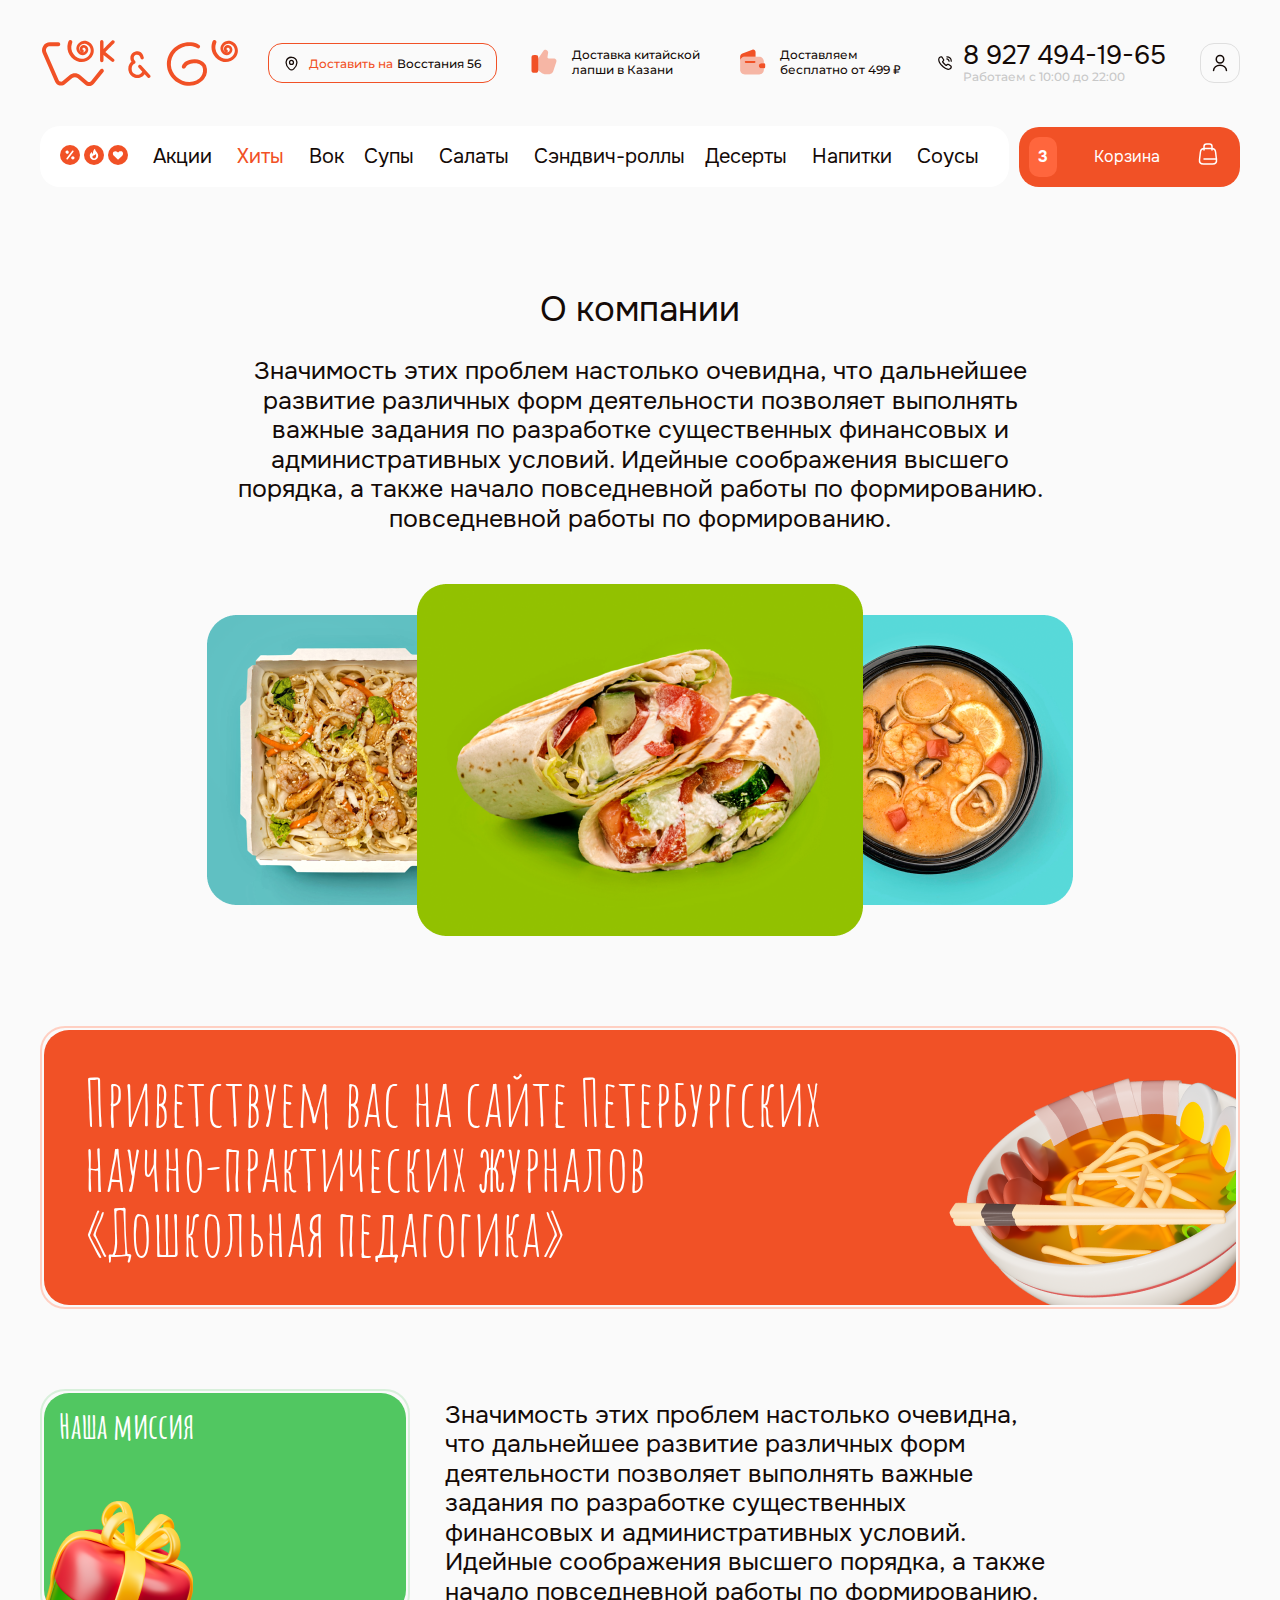
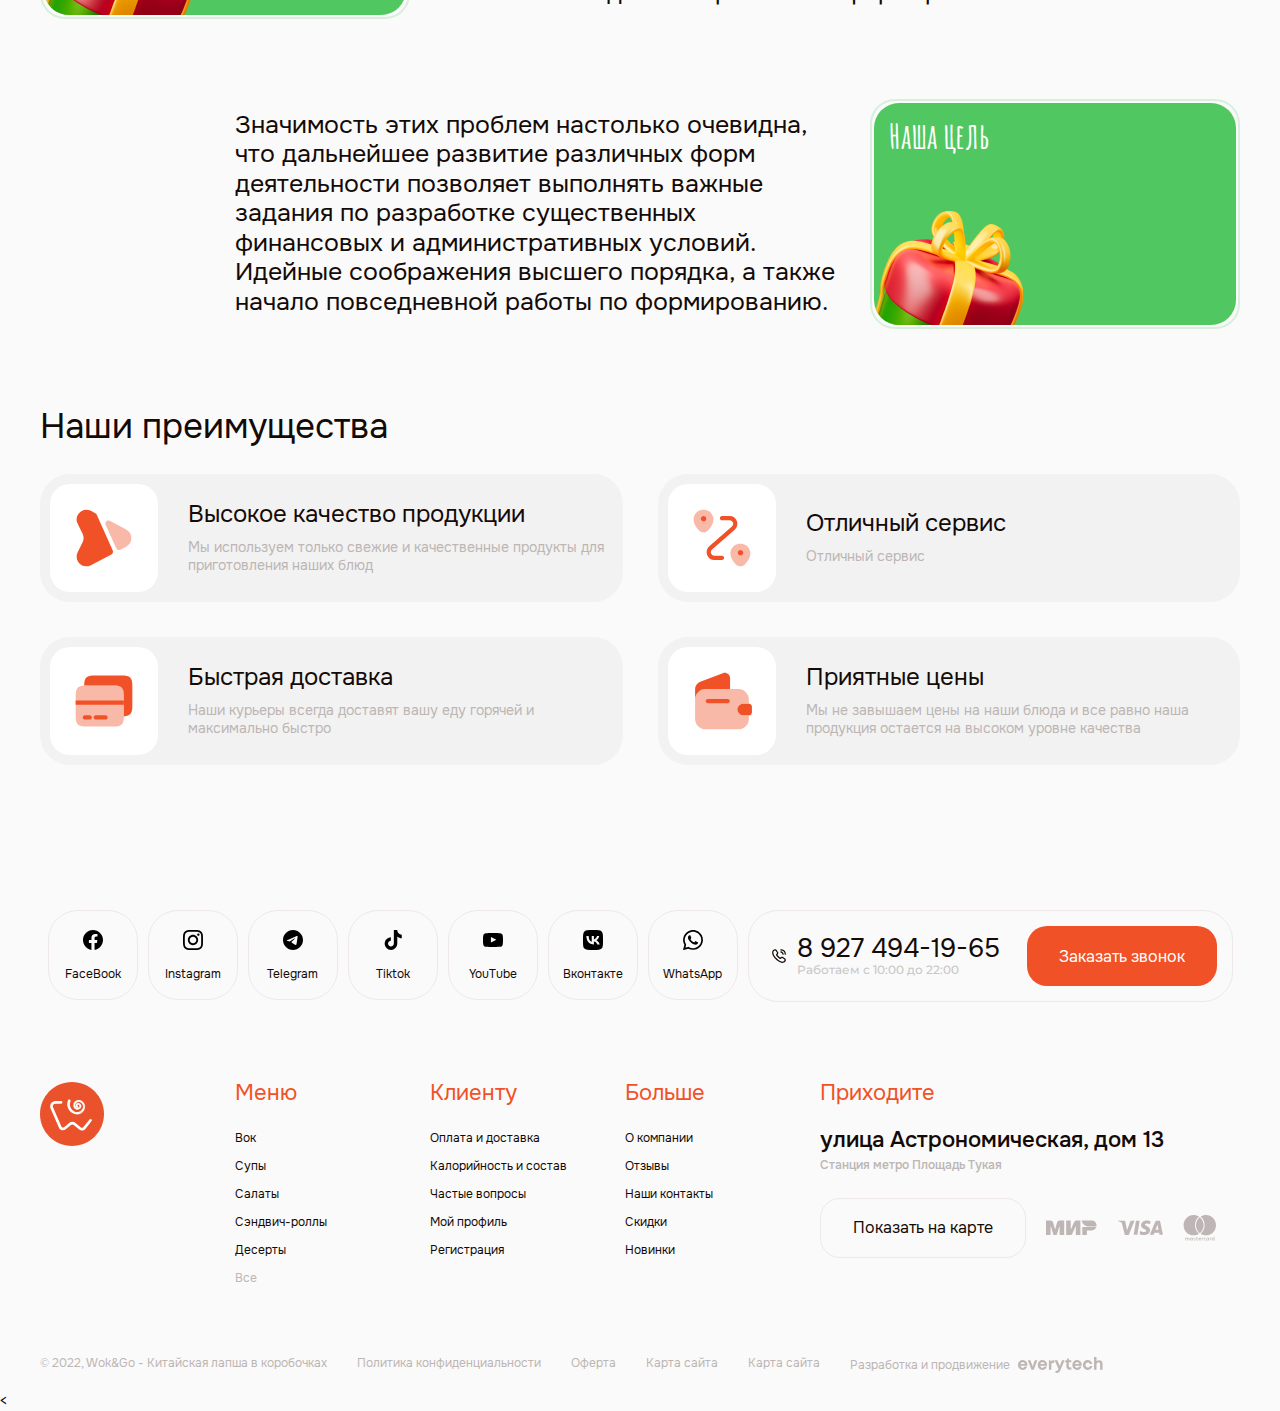
<file: about.html>
<!DOCTYPE html>
<html lang="ru">

<head>
	<title>Главная</title>
	<meta charset="UTF-8" />
	<meta name="format-detection" content="telephone=no" />
	<link rel="stylesheet" href="css/style.min.css?_v=20230126155157" />
	<meta name="viewport" content="width=device-width, initial-scale=1.0" />
	<link rel="shortcut icon" href="img/favicon/favicon.ico" />
	<link rel="apple-touch-icon" sizes="180x180" href="img/favicon/apple-touch-icon.png" />
	<link rel="icon" type="image/png" sizes="32x32" href="img/favicon/favicon-32x32.png" />
	<link rel="icon" type="image/png" sizes="16x16" href="img/favicon/favicon-16x16.png" />
	<link rel="manifest" href="img/favicon/site.webmanifest" />
	<meta name="msapplication-TileColor" content="#da532c">
	<meta name="theme-color" content="#ffffff">
</head>

<body>
	<div class="wrapper">
		<header class="header">
			<div class="header__container">
				<div class="header__wrapper">
					<div class="header__menu menu">
						<button type="button" class="menu__icon icon-menu js-menu"><span></span></button>
						<nav class="menu__body">
							<div class="menu__logo">
								<a href="#">
									<img src="img/icons/logo.svg" alt="">
								</a>
							</div>
							<button type="button" class="btn__close js-menu">
								<svg width="26" height="26" viewBox="0 0 26 26" fill="none" xmlns="http://www.w3.org/2000/svg">
									<path d="M20.3125 5.6875L5.6875 20.3125" stroke="#140A07" stroke-linecap="round" stroke-linejoin="round"></path>
									<path d="M20.3125 20.3125L5.6875 5.6875" stroke="#140A07" stroke-linecap="round" stroke-linejoin="round"></path>
								</svg>
							</button>
							<ul class="menu__list">
								<li class="menu__item">
									<div class="menu__location">
										<button type="button" class="menu__location-button">
											Доставить на <span class="menu__location-address">Восстания 56</span>
										</button>
									</div>
								</li>
								<li class="menu__item">
									<a href="" class="menu__login">
										<svg width="18" height="18" viewBox="0 0 18 18" fill="none" xmlns="http://www.w3.org/2000/svg">
											<path d="M9 9C11.0711 9 12.75 7.32107 12.75 5.25C12.75 3.17893 11.0711 1.5 9 1.5C6.92893 1.5 5.25 3.17893 5.25 5.25C5.25 7.32107 6.92893 9 9 9Z" stroke="#140A07" stroke-width="1.5" stroke-linecap="round" stroke-linejoin="round" />
											<path d="M15.4425 16.5C15.4425 13.5975 12.555 11.25 8.99999 11.25C5.44499 11.25 2.5575 13.5975 2.5575 16.5" stroke="#140A07" stroke-width="1.5" stroke-linecap="round" stroke-linejoin="round" />
										</svg>
										<span>Личный кабинет</span>
									</a>
								</li>
								<li class="menu__item">
									<div class="menu__contacts">
										<a class="menu__phone" href="tel:+79274941965">8 927 494-19-65</a>
										<span class="menu__workTimeText">Работаем с 10:00 до 22:00</span>
									</div>
								</li>
								<li class="menu__item">
									<div class="menu__info">
										<i class="menu__info-icon">
											<svg width="30" height="30" viewBox="0 0 30 30" fill="none" xmlns="http://www.w3.org/2000/svg">
												<path opacity="0.4" d="M27.0625 12.5374C26.575 11.8374 25.7125 11.4374 24.725 11.4374H19.6C19.2625 11.4374 18.95 11.2999 18.7375 11.0499C18.5125 10.7999 18.425 10.4499 18.475 10.0874L19.1125 5.98741C19.3875 4.76241 18.575 3.38741 17.35 2.97491C16.2125 2.54991 14.875 3.12491 14.3375 3.93741L9.0625 11.7749L8.9125 12.0249V23.0749L9.1 23.2624L13.0625 26.3249C13.5875 26.8499 14.775 27.1374 15.6125 27.1374H20.4875C22.1625 27.1374 23.85 25.8749 24.225 24.3374L27.3 14.9749C27.625 14.0874 27.5375 13.2249 27.0625 12.5374Z" fill="#F15126" />
												<path d="M6.5125 7.9751H5.225C3.2875 7.9751 2.5 8.7251 2.5 10.5751V23.1501C2.5 25.0001 3.2875 25.7501 5.225 25.7501H6.5125C8.45 25.7501 9.2375 25.0001 9.2375 23.1501V10.5751C9.2375 8.7251 8.45 7.9751 6.5125 7.9751Z" fill="#F15126" />
											</svg>
										</i>
										<span class="menu__info-text">
											Доставка китайской лапши в Казани
										</span>
									</div>
								</li>
								<div class="menu__item">
									<div class="menu__info">
										<i class="menu__info-icon">
											<svg width="30" height="30" viewBox="0 0 30 30" fill="none" xmlns="http://www.w3.org/2000/svg">
												<path opacity="0.4" d="M22.55 16.9375C22.025 17.45 21.725 18.1875 21.8 18.975C21.9125 20.325 23.15 21.3125 24.5 21.3125H26.875V22.8C26.875 25.3875 24.7625 27.5 22.175 27.5H7.825C5.2375 27.5 3.125 25.3875 3.125 22.8V14.3875C3.125 11.8 5.2375 9.6875 7.825 9.6875H22.175C24.7625 9.6875 26.875 11.8 26.875 14.3875V16.1875H24.35C23.65 16.1875 23.0125 16.4625 22.55 16.9375Z" fill="#F15126" />
												<path d="M18.5625 4.93753V9.68752H7.825C5.2375 9.68752 3.125 11.8 3.125 14.3875V9.80005C3.125 8.31255 4.0375 6.9875 5.425 6.4625L15.35 2.7125C16.9 2.1375 18.5625 3.27503 18.5625 4.93753Z" fill="#F15126" />
												<path d="M28.2 17.4624V20.0375C28.2 20.725 27.65 21.2875 26.95 21.3125H24.5C23.15 21.3125 21.9125 20.325 21.8 18.975C21.725 18.1875 22.025 17.45 22.55 16.9375C23.0125 16.4625 23.65 16.1875 24.35 16.1875H26.95C27.65 16.2125 28.2 16.7749 28.2 17.4624Z" fill="#F15126" />
												<path d="M17.5 15.9375H8.75C8.2375 15.9375 7.8125 15.5125 7.8125 15C7.8125 14.4875 8.2375 14.0625 8.75 14.0625H17.5C18.0125 14.0625 18.4375 14.4875 18.4375 15C18.4375 15.5125 18.0125 15.9375 17.5 15.9375Z" fill="#F15126" />
											</svg>
										</i>
										<span class="menu__info-text">
											Доставляем бесплатно от 499 ₽
										</span>
									</div>
								</div>
							</ul>
						</nav>
					</div>
					<div class="header__left">
						<div class="header__logo">
							<a href="#">
								<img src="img/icons/logo.svg" alt="">
							</a>
						</div>
						<div class="header__location">
							<button type="button" class="header__location-button">
								Доставить на <span class="header__location-address">Восстания 56</span>
							</button>
						</div>
					</div>
					<div class="header__right">
						<div class="header__info">
							<i class="header__info-icon">
								<svg width="30" height="30" viewBox="0 0 30 30" fill="none" xmlns="http://www.w3.org/2000/svg">
									<path opacity="0.4" d="M27.0625 12.5374C26.575 11.8374 25.7125 11.4374 24.725 11.4374H19.6C19.2625 11.4374 18.95 11.2999 18.7375 11.0499C18.5125 10.7999 18.425 10.4499 18.475 10.0874L19.1125 5.98741C19.3875 4.76241 18.575 3.38741 17.35 2.97491C16.2125 2.54991 14.875 3.12491 14.3375 3.93741L9.0625 11.7749L8.9125 12.0249V23.0749L9.1 23.2624L13.0625 26.3249C13.5875 26.8499 14.775 27.1374 15.6125 27.1374H20.4875C22.1625 27.1374 23.85 25.8749 24.225 24.3374L27.3 14.9749C27.625 14.0874 27.5375 13.2249 27.0625 12.5374Z" fill="#F15126" />
									<path d="M6.5125 7.9751H5.225C3.2875 7.9751 2.5 8.7251 2.5 10.5751V23.1501C2.5 25.0001 3.2875 25.7501 5.225 25.7501H6.5125C8.45 25.7501 9.2375 25.0001 9.2375 23.1501V10.5751C9.2375 8.7251 8.45 7.9751 6.5125 7.9751Z" fill="#F15126" />
								</svg>
							</i>
							<span class="header__info-text">
								Доставка китайской лапши в Казани
							</span>
						</div>
						<div class="header__info">
							<i class="header__info-icon">
								<svg width="30" height="30" viewBox="0 0 30 30" fill="none" xmlns="http://www.w3.org/2000/svg">
									<path opacity="0.4" d="M22.55 16.9375C22.025 17.45 21.725 18.1875 21.8 18.975C21.9125 20.325 23.15 21.3125 24.5 21.3125H26.875V22.8C26.875 25.3875 24.7625 27.5 22.175 27.5H7.825C5.2375 27.5 3.125 25.3875 3.125 22.8V14.3875C3.125 11.8 5.2375 9.6875 7.825 9.6875H22.175C24.7625 9.6875 26.875 11.8 26.875 14.3875V16.1875H24.35C23.65 16.1875 23.0125 16.4625 22.55 16.9375Z" fill="#F15126" />
									<path d="M18.5625 4.93753V9.68752H7.825C5.2375 9.68752 3.125 11.8 3.125 14.3875V9.80005C3.125 8.31255 4.0375 6.9875 5.425 6.4625L15.35 2.7125C16.9 2.1375 18.5625 3.27503 18.5625 4.93753Z" fill="#F15126" />
									<path d="M28.2 17.4624V20.0375C28.2 20.725 27.65 21.2875 26.95 21.3125H24.5C23.15 21.3125 21.9125 20.325 21.8 18.975C21.725 18.1875 22.025 17.45 22.55 16.9375C23.0125 16.4625 23.65 16.1875 24.35 16.1875H26.95C27.65 16.2125 28.2 16.7749 28.2 17.4624Z" fill="#F15126" />
									<path d="M17.5 15.9375H8.75C8.2375 15.9375 7.8125 15.5125 7.8125 15C7.8125 14.4875 8.2375 14.0625 8.75 14.0625H17.5C18.0125 14.0625 18.4375 14.4875 18.4375 15C18.4375 15.5125 18.0125 15.9375 17.5 15.9375Z" fill="#F15126" />
								</svg>
							</i>
							<span class="header__info-text">
								Доставляем бесплатно от 499 ₽
							</span>
						</div>
						<div class="header__contacts">
							<a class="header__phone" href="tel:+79274941965">8 927 494-19-65</a>
							<span class="header__workTimeText">Работаем с 10:00 до 22:00</span>
						</div>
						<a href="" class="header__login">
							<svg width="18" height="18" viewBox="0 0 18 18" fill="none" xmlns="http://www.w3.org/2000/svg">
								<path d="M9 9C11.0711 9 12.75 7.32107 12.75 5.25C12.75 3.17893 11.0711 1.5 9 1.5C6.92893 1.5 5.25 3.17893 5.25 5.25C5.25 7.32107 6.92893 9 9 9Z" stroke="#140A07" stroke-width="1.5" stroke-linecap="round" stroke-linejoin="round" />
								<path d="M15.4425 16.5C15.4425 13.5975 12.555 11.25 8.99999 11.25C5.44499 11.25 2.5575 13.5975 2.5575 16.5" stroke="#140A07" stroke-width="1.5" stroke-linecap="round" stroke-linejoin="round" />
							</svg>
						</a>
					</div>

				</div>
				<div class="header__inner">
					<div class="header__menu-container">
						<div class="header__menu-icons">
							<svg width="68" height="20" viewBox="0 0 68 20" fill="none" xmlns="http://www.w3.org/2000/svg">
								<circle cx="58" cy="10" r="10" fill="#F15126" />
								<circle cx="34" cy="10" r="10" fill="#F15126" />
								<path d="M58.28 14.6199L62.27 10.6299C63.25 9.6499 63.39 8.0399 62.48 6.9899C62.27 6.7099 61.99 6.4999 61.64 6.3599C61.29 6.2199 61.01 6.1499 60.66 6.1499C60.31 6.1499 59.96 6.2199 59.61 6.3599C59.26 6.4999 58.98 6.7099 58.77 6.9199L58 7.6199L57.37 6.9899C56.39 6.0099 54.78 5.8699 53.73 6.7799C53.45 6.9899 53.24 7.2699 53.1 7.6199C52.96 7.8999 52.89 8.2499 52.89 8.5999C52.89 8.9499 52.96 9.2999 53.1 9.6499C53.24 9.9999 53.45 10.2799 53.66 10.4899L57.79 14.6199C57.86 14.6899 57.93 14.7599 58.07 14.7599C58.07 14.6899 58.21 14.6899 58.28 14.6199Z" fill="white" />
								<path d="M35.0555 3.65625C32.6547 5.03984 32.9445 8.93359 32.9445 8.93359C32.9445 8.93359 31.8891 8.57812 31.8891 6.99766C30.6258 7.73047 29.7781 9.13594 29.7781 10.7C29.7781 13.0297 31.6703 14.9219 34 14.9219C36.3297 14.9219 38.2219 13.0297 38.2219 10.7C38.2219 7.26563 35.0555 6.56016 35.0555 3.65625ZM34.3664 13.4672C33.5133 13.6805 32.6602 13.1609 32.4469 12.3133C32.2336 11.4656 32.7531 10.607 33.6008 10.3937C35.6516 9.87969 35.9031 8.73125 35.9031 8.73125C35.9031 8.73125 36.9258 12.8328 34.3664 13.4672Z" fill="white" />
								<circle cx="10" cy="10" r="10" fill="#F15126" />
								<path d="M8.59061 7.91648C9.01677 7.12025 8.71676 6.1293 7.92052 5.70314C7.12429 5.27698 6.13334 5.57699 5.70718 6.37322C5.28102 7.16946 5.58103 8.16041 6.37726 8.58657C7.1735 9.01273 8.16445 8.71272 8.59061 7.91648Z" fill="white" />
								<path d="M13.3579 5.67952V5.68499C13.0079 5.41155 12.4938 5.47171 12.2094 5.82718L6.50005 13.1662C6.22662 13.5162 6.28677 14.0303 6.64224 14.3147C7.00318 14.5881 7.51177 14.528 7.79068 14.1725L13.5001 6.82796C13.7735 6.47249 13.7079 5.9639 13.3579 5.67952Z" fill="white" />
								<path d="M12.8493 11.2139C11.9469 11.2139 11.2141 11.9467 11.2141 12.849C11.2141 13.7514 11.9469 14.4842 12.8493 14.4842C13.7516 14.4842 14.4844 13.7514 14.4844 12.849C14.4844 11.9467 13.7516 11.2139 12.8493 11.2139Z" fill="white" />
							</svg>
						</div>
						<nav class="scroll-nav">
							<div class="scroll-nav__slider swiper">
								<div class="scroll-nav__wrapper swiper-wrapper">
									<div class="scroll-nav__slide swiper-slide">
										<a href="" class="scroll-nav__link">
											Акции
										</a>
										<a href="" class="scroll-nav__link _active">
											Хиты
										</a>
										<a href="" class="scroll-nav__link">
											Вок
										</a>
									</div>
									<div class="scroll-nav__slide swiper-slide">
										<a href="" class="scroll-nav__link">
											Супы
										</a>
										<a href="" class="scroll-nav__link">
											Салаты
										</a>
										<a href="" class="scroll-nav__link">
											Сэндвич-роллы
										</a>
									</div>
									<div class="scroll-nav__slide swiper-slide">
										<a href="" class="scroll-nav__link">
											Десерты
										</a>
										<a href="" class="scroll-nav__link">
											Напитки
										</a>
										<a href="" class="scroll-nav__link">
											Соусы
										</a>
									</div>
								</div>

								<button type="button" class="scroll-nav__prev prev">
									<svg width="20" height="20" viewBox="0 0 20 20" fill="none" xmlns="http://www.w3.org/2000/svg">
										<path d="M12.5 16.25L6.25 10L12.5 3.75" stroke="black" stroke-linecap="round" stroke-linejoin="round" />
									</svg>
								</button>
								<button type="button" class="scroll-nav__next next">
									<svg width="20" height="20" viewBox="0 0 20 20" fill="none" xmlns="http://www.w3.org/2000/svg">
										<path d="M7.5 16.25L13.75 10L7.5 3.75" stroke="black" stroke-linecap="round" stroke-linejoin="round" />
									</svg>
								</button>

							</div>
						</nav>
					</div>

					<div class="header__basket js-basket">
						<span class="header__basket-count">
							3
						</span>
						<p class="header__basket-text">
							Корзина
						</p>
						<i class="header__basket-icon">
							<svg width="24" height="24" viewBox="0 0 24 24" fill="none" xmlns="http://www.w3.org/2000/svg">
								<path d="M8.40002 5.5H15.6C19 5.5 19.34 7.09 19.57 9.03L20.47 16.53C20.76 18.99 20 21 16.5 21H7.51003C4.00003 21 3.24002 18.99 3.54002 16.53L4.44003 9.03C4.66003 7.09 5.00002 5.5 8.40002 5.5Z" stroke="white" stroke-width="1.5" stroke-linecap="round" stroke-linejoin="round" />
								<path d="M8 7V3.5C8 2 9 1 10.5 1H13.5C15 1 16 2 16 3.5V7" stroke="white" stroke-width="1.5" stroke-linecap="round" stroke-linejoin="round" />
								<path d="M20.41 16.03H8" stroke="white" stroke-width="1.5" stroke-linecap="round" stroke-linejoin="round" />
							</svg>
						</i>
					</div>
				</div>

			</div>
		</header>
		<main class="page">
			<section class="about">
				<div class="about__container">
					<div class="about__block">
						<h1 class="title-main">О компании</h1>
						<p class="about__text">
							Значимость этих проблем настолько очевидна, что дальнейшее развитие
							различных форм деятельности позволяет выполнять важные задания по
							разработке существенных финансовых и административных условий. Идейные
							соображения высшего порядка, а также начало повседневной работы по
							формированию. повседневной работы по формированию.
						</p>
					</div>
					<div class="about__image-row">
						<div class="about__image-left">
							<img src="img/products/salad/4.png" alt="" />
						</div>
						<div class="about__about-center">
							<img src="img/about/1.png" alt="" />
						</div>
						<div class="about__image-right">
							<img src="img/products/salad/2.png" alt="" />
						</div>
					</div>
					<div class="about__promo">
						<div class="about__promo-wrap">
							<p class="about__promo-text">
								Приветствуем вас на сайте Петербургских научно-практических журналов
								«Дошкольная педагогика»
							</p>
							<img src="img/about/2.png" alt="" />
						</div>
					</div>
					<div class="about__content">
						<div class="about__row">
							<div class="about__content-item">
								<div class="about__content-picture">
									<div class="about__content-wrap">
										<h4 class="about__content-title">Наша миссия</h4>
										<img src="img/about/3.png" alt="" />
									</div>
								</div>
								<p class="about__content-text">
									Значимость этих проблем настолько очевидна, что дальнейшее развитие
									различных форм деятельности позволяет выполнять важные задания по
									разработке существенных финансовых и административных условий.
									Идейные соображения высшего порядка, а также начало повседневной
									работы по формированию.
								</p>
							</div>
						</div>
						<div class="about__row">
							<div class="about__content-item" style="flex-direction: row-reverse;">
								<div class="about__content-picture">
									<div class="about__content-wrap">
										<h4 class="about__content-title">Наша цель</h4>
										<img src="img/about/3.png" alt="" />
									</div>
								</div>
								<p class="about__content-text">
									Значимость этих проблем настолько очевидна, что дальнейшее развитие
									различных форм деятельности позволяет выполнять важные задания по
									разработке существенных финансовых и административных условий.
									Идейные соображения высшего порядка, а также начало повседневной
									работы по формированию.
								</p>
							</div>
						</div>
					</div>
				</div>
			</section>
			<section class="advantage">
				<div class="advantage__container">
					<h1 class="title-main">Наши преимущества</h1>
					<div class="advantage__row">
						<div class="advantage__item">
							<div class="advantage__icon">
								<img src="img/icons/direct-right.svg" alt="" />
							</div>
							<div class="advantage__body">
								<h2 class="advantage__title">Высокое качество продукции</h2>
								<p class="advantage__text">
									Мы используем только свежие и качественные продукты для
									приготовления наших блюд
								</p>
							</div>
						</div>
						<div class="advantage__item">
							<div class="advantage__icon">
								<img src="img/icons/routing.svg" alt="" />
							</div>
							<div class="advantage__body">
								<h2 class="advantage__title">Отличный сервис</h2>
								<p class="advantage__text">Отличный сервис</p>
							</div>
						</div>
						<div class="advantage__item">
							<div class="advantage__icon">
								<img src="img/icons/cards.svg" alt="" />
							</div>
							<div class="advantage__body">
								<h2 class="advantage__title">Быстрая доставка</h2>
								<p class="advantage__text">
									Наши курьеры всегда доставят вашу еду горячей и максимально быстро
								</p>
							</div>
						</div>
						<div class="advantage__item">
							<div class="advantage__icon">
								<img src="img/icons/empty-wallet.svg" alt="" />
							</div>
							<div class="advantage__body">
								<h2 class="advantage__title">Приятные цены</h2>
								<p class="advantage__text">
									Мы не завышаем цены на наши блюда и все равно наша продукция
									остается на высоком уровне качества
								</p>
							</div>
						</div>
					</div>
				</div>
			</section>
			<div class="basket">
				<form action="">
					<div class="basket__wrapper">
						<button type="button" class="basket__close js-basket">
							<svg width="26" height="26" viewBox="0 0 26 26" fill="none" xmlns="http://www.w3.org/2000/svg">
								<path d="M20.3125 5.6875L5.6875 20.3125" stroke="#140A07" stroke-linecap="round" stroke-linejoin="round" />
								<path d="M20.3125 20.3125L5.6875 5.6875" stroke="#140A07" stroke-linecap="round" stroke-linejoin="round" />
							</svg>
						</button>
						<h2 class="basket__title">Моя корзина</h2>
						<div class="basket__headerTotal">3 блюда на 920 ₽</div>
						<ul class="basket__list">
							<li class="basket__list-item">
								<div class="basket__image">
									<img src="img/products/wok/6.png" alt="" />
								</div>
								<div class="basket__row">
									<div class="basket__body">
										<h4 class="basket__list-title">Вок Классик с курочкой</h4>
										<p class="basket__list-text">Лапша яичная</p>
										<div class="basket__value-wrap">
											<span class="basket__value-price"> 285 ₽ </span>
											<span class="basket__value-weight"> 280 г </span>
										</div>
									</div>
									<div class="basket-quantity quantity">
										<div class="quantity__button quantity__button_minus _icon-minus"></div>
										<div class="quantity__input">
											<input autocomplete="off" type="text" value="1" />
										</div>
										<div class="quantity__button quantity__button_plus _icon-plus"></div>
									</div>
								</div>
							</li>
							<li class="basket__list-item">
								<div class="basket__image">
									<img src="img/products/wok/7.png" alt="" />
								</div>
								<div class="basket__row">
									<div class="basket__body">
										<h4 class="basket__list-title">Суп Фирменный с морепродуктами</h4>
										<p class="basket__list-text">Не остро</p>
										<div class="basket__value-wrap">
											<span class="basket__value-price"> 235 ₽ </span>
											<span class="basket__value-weight"> 300 г </span>
										</div>
									</div>
									<div class="basket-quantity quantity">
										<div class="quantity__button quantity__button_minus _icon-minus"></div>
										<div class="quantity__input">
											<input autocomplete="off" type="text" value="1" />
										</div>
										<div class="quantity__button quantity__button_plus _icon-plus"></div>
									</div>
								</div>
							</li>
							<li class="basket__list-item">
								<div class="basket__image">
									<img src="img/products/wok/8.png" alt="" />
								</div>
								<div class="basket__row">
									<div class="basket__body">
										<h4 class="basket__list-title">Итальянский салат</h4>
										<div class="basket__value-wrap">
											<span class="basket__value-price"> 215 ₽ </span>
											<span class="basket__value-weight"> 150 г </span>
										</div>
									</div>
									<div class="basket-quantity quantity">
										<div class="quantity__button quantity__button_minus _icon-minus"></div>
										<div class="quantity__input">
											<input autocomplete="off" type="text" value="1" />
										</div>
										<div class="quantity__button quantity__button_plus _icon-plus"></div>
									</div>
								</div>
							</li>
						</ul>
						<div class="basket__choice">
							<div class="form-check">
								<input class="form-check__input" type="radio" name="RadioDefault" id="b_1" checked />
								<label class="form-check__label" for="b_1">
									<div class="form-check__content">
										<h4>Заказать с доставкой</h4>
										<p>Доставка заказа по городу 150 ₽.</p>
										<p>Бесплатная доставка от 700 ₽</p>
									</div>
								</label>
							</div>
							<div class="form-check">
								<input class="form-check__input" type="radio" name="RadioDefault" id="b_2" />
								<label class="form-check__label" for="b_2">
									<div class="form-check__content">
										<h4>Самовывоз заказа со скидкой 20%</h4>
										<p>Заберите свой заказ из ресторана: улица Астрономическая, дом 13</p>
									</div>
								</label>
							</div>
						</div>
						<ul class="basket__total">
							<li class="basket__total-item">
								<div class="basket__total-label">
									Товары <span>(2)</span>
								</div>
								<div class="basket__total-value">
									960 ₽
								</div>
							</li>
							<li class="basket__total-item">
								<div class="basket__total-label">
									Доставка по городу
								</div>
								<div class="basket__total-value">
									Бесплатно
								</div>
							</li>
							<li class="basket__total-amount">
								<div class="basket__total-label">
									Сумма заказа
								</div>
								<div class="basket__total-value">
									960 ₽
								</div>
							</li>
						</ul>
						<button class="btn__orange" type="submit">
							Оформить заказ
						</button>
					</div>
				</form>
			</div>
		</main>
		<footer class="footer">
			<div class="footer__container">
				<div class="footer__wrapper">
					<div class="footer__top">
						<div class="footer__social">
							<ul class="footer__social-list">
								<li class="footer__social-item">
									<a href="" class="footer__social-link">
										<i class="footer__social-icon">
											<svg width="20" height="20" viewBox="0 0 20 20" fill="none" xmlns="http://www.w3.org/2000/svg">
												<g clip-path="url(#clip0_2_855)">
													<path d="M20 10C20 4.47715 15.5229 0 10 0C4.47715 0 0 4.47715 0 10C0 14.9912 3.65684 19.1283 8.4375 19.8785V12.8906H5.89844V10H8.4375V7.79688C8.4375 5.29063 9.93047 3.90625 12.2146 3.90625C13.3084 3.90625 14.4531 4.10156 14.4531 4.10156V6.5625H13.1922C11.95 6.5625 11.5625 7.3334 11.5625 8.125V10H14.3359L13.8926 12.8906H11.5625V19.8785C16.3432 19.1283 20 14.9912 20 10Z" fill="black" />
												</g>
												<defs>
													<clipPath id="clip0_2_855">
														<rect width="20" height="20" fill="white" />
													</clipPath>
												</defs>
											</svg>
										</i>
										<span class="footer__social-text">
											FaceBook
										</span>
									</a>
								</li>
								<li class="footer__social-item">
									<a href="" class="footer__social-link">
										<i class="footer__social-icon">
											<svg width="20" height="20" viewBox="0 0 20 20" fill="none" xmlns="http://www.w3.org/2000/svg">
												<path d="M10 1.80078C12.6719 1.80078 12.9883 1.8125 14.0391 1.85937C15.0156 1.90234 15.543 2.06641 15.8945 2.20313C16.3594 2.38281 16.6953 2.60156 17.043 2.94922C17.3945 3.30078 17.6094 3.63281 17.7891 4.09766C17.9258 4.44922 18.0898 4.98047 18.1328 5.95312C18.1797 7.00781 18.1914 7.32422 18.1914 9.99219C18.1914 12.6641 18.1797 12.9805 18.1328 14.0313C18.0898 15.0078 17.9258 15.5352 17.7891 15.8867C17.6094 16.3516 17.3906 16.6875 17.043 17.0352C16.6914 17.3867 16.3594 17.6016 15.8945 17.7813C15.543 17.918 15.0117 18.082 14.0391 18.125C12.9844 18.1719 12.668 18.1836 10 18.1836C7.32813 18.1836 7.01172 18.1719 5.96094 18.125C4.98438 18.082 4.45703 17.918 4.10547 17.7813C3.64063 17.6016 3.30469 17.3828 2.95703 17.0352C2.60547 16.6836 2.39063 16.3516 2.21094 15.8867C2.07422 15.5352 1.91016 15.0039 1.86719 14.0313C1.82031 12.9766 1.80859 12.6602 1.80859 9.99219C1.80859 7.32031 1.82031 7.00391 1.86719 5.95312C1.91016 4.97656 2.07422 4.44922 2.21094 4.09766C2.39063 3.63281 2.60938 3.29688 2.95703 2.94922C3.30859 2.59766 3.64063 2.38281 4.10547 2.20313C4.45703 2.06641 4.98828 1.90234 5.96094 1.85937C7.01172 1.8125 7.32813 1.80078 10 1.80078ZM10 0C7.28516 0 6.94531 0.0117187 5.87891 0.0585938C4.81641 0.105469 4.08594 0.277344 3.45313 0.523438C2.79297 0.78125 2.23438 1.12109 1.67969 1.67969C1.12109 2.23438 0.78125 2.79297 0.523438 3.44922C0.277344 4.08594 0.105469 4.8125 0.0585938 5.875C0.0117188 6.94531 0 7.28516 0 10C0 12.7148 0.0117188 13.0547 0.0585938 14.1211C0.105469 15.1836 0.277344 15.9141 0.523438 16.5469C0.78125 17.207 1.12109 17.7656 1.67969 18.3203C2.23438 18.875 2.79297 19.2188 3.44922 19.4727C4.08594 19.7188 4.8125 19.8906 5.875 19.9375C6.94141 19.9844 7.28125 19.9961 9.99609 19.9961C12.7109 19.9961 13.0508 19.9844 14.1172 19.9375C15.1797 19.8906 15.9102 19.7188 16.543 19.4727C17.1992 19.2188 17.7578 18.875 18.3125 18.3203C18.8672 17.7656 19.2109 17.207 19.4648 16.5508C19.7109 15.9141 19.8828 15.1875 19.9297 14.125C19.9766 13.0586 19.9883 12.7188 19.9883 10.0039C19.9883 7.28906 19.9766 6.94922 19.9297 5.88281C19.8828 4.82031 19.7109 4.08984 19.4648 3.45703C19.2188 2.79297 18.8789 2.23438 18.3203 1.67969C17.7656 1.125 17.207 0.78125 16.5508 0.527344C15.9141 0.28125 15.1875 0.109375 14.125 0.0625C13.0547 0.0117188 12.7148 0 10 0Z" fill="black" />
												<path d="M10 4.86328C7.16406 4.86328 4.86328 7.16406 4.86328 10C4.86328 12.8359 7.16406 15.1367 10 15.1367C12.8359 15.1367 15.1367 12.8359 15.1367 10C15.1367 7.16406 12.8359 4.86328 10 4.86328ZM10 13.332C8.16016 13.332 6.66797 11.8398 6.66797 10C6.66797 8.16016 8.16016 6.66797 10 6.66797C11.8398 6.66797 13.332 8.16016 13.332 10C13.332 11.8398 11.8398 13.332 10 13.332Z" fill="black" />
												<path d="M16.5391 4.66016C16.5391 5.32422 16 5.85938 15.3398 5.85938C14.6758 5.85938 14.1406 5.32031 14.1406 4.66016C14.1406 3.99609 14.6797 3.46094 15.3398 3.46094C16 3.46094 16.5391 4 16.5391 4.66016Z" fill="black" />
											</svg>
										</i>
										<span class="footer__social-text">
											Instagram
										</span>
									</a>
								</li>
								<li class="footer__social-item">
									<a href="" class="footer__social-link">
										<i class="footer__social-icon">
											<svg width="20" height="20" viewBox="0 0 20 20" fill="none" xmlns="http://www.w3.org/2000/svg">
												<path fill-rule="evenodd" clip-rule="evenodd" d="M20 10C20 15.5228 15.5228 20 10 20C4.47715 20 0 15.5228 0 10C0 4.47715 4.47715 0 10 0C15.5228 0 20 4.47715 20 10ZM10.3583 7.38244C9.38562 7.787 7.44169 8.62433 4.52649 9.89444C4.05311 10.0827 3.80513 10.2668 3.78255 10.4469C3.7444 10.7512 4.12551 10.8711 4.64448 11.0343C4.71507 11.0565 4.78821 11.0795 4.86319 11.1038C5.37378 11.2698 6.0606 11.464 6.41765 11.4717C6.74153 11.4787 7.10302 11.3452 7.50211 11.0711C10.2259 9.2325 11.6319 8.30317 11.7202 8.28314C11.7824 8.26901 11.8687 8.25123 11.9272 8.3032C11.9857 8.35518 11.9799 8.4536 11.9737 8.48C11.936 8.64095 10.44 10.0318 9.66584 10.7515C9.4245 10.9759 9.25331 11.135 9.21831 11.1714C9.13992 11.2528 9.06002 11.3298 8.98323 11.4038C8.50889 11.8611 8.15317 12.204 9.00292 12.764C9.41128 13.0331 9.73804 13.2556 10.064 13.4776C10.4201 13.7201 10.7752 13.9619 11.2346 14.2631C11.3516 14.3398 11.4634 14.4195 11.5723 14.4971C11.9866 14.7925 12.3589 15.0578 12.8187 15.0155C13.0859 14.9909 13.362 14.7397 13.5021 13.9903C13.8334 12.2193 14.4846 8.38205 14.6351 6.80081C14.6483 6.66228 14.6317 6.48498 14.6184 6.40715C14.6051 6.32932 14.5772 6.21842 14.4761 6.13633C14.3562 6.03911 14.1713 6.01861 14.0886 6.02007C13.7124 6.0267 13.1354 6.22735 10.3583 7.38244Z" fill="black" />
											</svg>
										</i>
										<span class="footer__social-text">
											Telegram
										</span>
									</a>
								</li>
								<li class="footer__social-item">
									<a href="" class="footer__social-link">
										<i class="footer__social-icon">
											<svg width="18" height="20" viewBox="0 0 18 20" fill="none" xmlns="http://www.w3.org/2000/svg">
												<path d="M13.2271 0H9.8565V13.6232C9.8565 15.2464 8.56015 16.5797 6.94688 16.5797C5.3336 16.5797 4.03723 15.2464 4.03723 13.6232C4.03723 12.029 5.3048 10.7246 6.86047 10.6667V7.24639C3.43226 7.30433 0.666656 10.1159 0.666656 13.6232C0.666656 17.1594 3.48987 20 6.9757 20C10.4615 20 13.2847 17.1304 13.2847 13.6232V6.63767C14.5523 7.56522 16.1079 8.11594 17.75 8.14495V4.72464C15.2149 4.63768 13.2271 2.55072 13.2271 0Z" fill="black" />
											</svg>
										</i>
										<span class="footer__social-text">
											Tiktok
										</span>
									</a>
								</li>
								<li class="footer__social-item">
									<a href="" class="footer__social-link">
										<i class="footer__social-icon">
											<svg width="20" height="20" viewBox="0 0 20 20" fill="none" xmlns="http://www.w3.org/2000/svg">
												<path d="M19.8008 6C19.8008 6 19.6055 4.62109 19.0039 4.01563C18.2422 3.21875 17.3906 3.21484 17 3.16797C14.2031 2.96484 10.0039 2.96484 10.0039 2.96484H9.99609C9.99609 2.96484 5.79688 2.96484 3 3.16797C2.60938 3.21484 1.75781 3.21875 0.996094 4.01563C0.394531 4.62109 0.203125 6 0.203125 6C0.203125 6 0 7.62109 0 9.23828V10.7539C0 12.3711 0.199219 13.9922 0.199219 13.9922C0.199219 13.9922 0.394531 15.3711 0.992187 15.9766C1.75391 16.7734 2.75391 16.7461 3.19922 16.832C4.80078 16.9844 10 17.0313 10 17.0313C10 17.0313 14.2031 17.0234 17 16.8242C17.3906 16.7773 18.2422 16.7734 19.0039 15.9766C19.6055 15.3711 19.8008 13.9922 19.8008 13.9922C19.8008 13.9922 20 12.375 20 10.7539V9.23828C20 7.62109 19.8008 6 19.8008 6ZM7.93359 12.5938V6.97266L13.3359 9.79297L7.93359 12.5938Z" fill="black" />
											</svg>
										</i>
										<span class="footer__social-text">
											YouTube
										</span>
									</a>
								</li>
								<li class="footer__social-item">
									<a href="" class="footer__social-link">
										<i class="footer__social-icon">
											<svg width="20" height="20" viewBox="0 0 20 20" fill="none" xmlns="http://www.w3.org/2000/svg">
												<path d="M18.5958 1.40417C17.1875 0 14.925 0 10.4167 0H9.58333C5.075 0 2.8125 0 1.40417 1.40417C-0.00416666 2.80833 1.44185e-07 5.075 1.44185e-07 9.58333V10.4167C1.44185e-07 14.925 9.93411e-08 17.1875 1.40417 18.5958C2.80833 20.0042 5.075 20 9.58333 20H10.4167C14.9417 20 17.2042 20 18.6125 18.5958C20.0208 17.1917 20 14.925 20 10.4167V9.58333C20 5.075 20 2.8125 18.5958 1.40417ZM14.35 14.4083C14.1321 13.6277 13.6884 12.9288 13.0746 12.3995C12.4608 11.8702 11.7042 11.5341 10.9 11.4333V14.4083H10.6417C6.08333 14.4083 3.48333 11.2833 3.375 6.075H5.65833C5.73333 9.89167 7.41667 11.4917 8.75 11.8417V6.08333H10.9V9.375C12.2167 9.23333 13.6 7.73333 14.0667 6.08333H16.2167C16.0439 6.94136 15.6956 7.75441 15.1937 8.47143C14.6918 9.18846 14.0471 9.79399 13.3 10.25C14.1329 10.6631 14.8687 11.248 15.4591 11.9662C16.0495 12.6844 16.4809 13.5196 16.725 14.4167L14.35 14.4083Z" fill="black" />
											</svg>
										</i>
										<span class="footer__social-text">
											Вконтакте
										</span>
									</a>
								</li>
								<li class="footer__social-item">
									<a href="" class="footer__social-link">
										<i class="footer__social-icon">
											<svg width="20" height="20" viewBox="0 0 20 20" fill="none" xmlns="http://www.w3.org/2000/svg">
												<path d="M0 19.9995C0.214958 19.2136 0.419482 18.4673 0.62317 17.7205C0.869016 16.8198 1.11778 15.9195 1.35611 15.0167C1.37941 14.9195 1.3682 14.8172 1.32439 14.7274C0.364385 12.9844 -0.0530091 11.1153 0.113949 9.14015C0.353116 6.31271 1.59612 3.99033 3.7912 2.1901C5.01206 1.18469 6.4645 0.499791 8.0169 0.197456C12.655 -0.724987 17.1161 1.64832 19.0274 5.82144C19.7407 7.38124 20.0111 9.02161 19.8784 10.7242C19.5449 15.0062 16.3781 18.6509 12.185 19.5859C9.82129 20.1126 7.56027 19.8033 5.40192 18.7093C5.30563 18.6648 5.19723 18.6536 5.09388 18.6776C3.47982 19.095 1.86742 19.5174 0.255028 19.9394C0.183236 19.9569 0.111027 19.9728 0 19.9995ZM2.39418 17.632C2.48934 17.6091 2.56113 17.5928 2.63251 17.574C3.50904 17.3449 4.38557 17.1203 5.26209 16.8816C5.43907 16.8336 5.57305 16.8607 5.72749 16.9521C7.6379 18.0841 9.68105 18.4193 11.8494 17.9313C16.4825 16.8878 19.2878 12.0043 17.8599 7.47808C16.5589 3.35505 12.4421 0.966715 8.20723 1.88498C4.71447 2.64423 1.94715 5.7029 1.77267 9.56171C1.70047 11.157 2.05066 12.668 2.88545 14.0328C3.14966 14.4649 3.19599 14.8259 3.04114 15.2959C2.79195 16.0547 2.6108 16.8365 2.39418 17.632V17.632Z" fill="black" />
												<path d="M4.93955 7.68217C4.95416 6.85406 5.27764 6.17287 5.86241 5.6048C5.94737 5.51749 6.04921 5.44838 6.16172 5.40167C6.27423 5.35495 6.39507 5.33161 6.51688 5.33307C6.65588 5.33307 6.79612 5.35394 6.93428 5.34017C7.22645 5.31137 7.39341 5.45495 7.49567 5.7033C7.77032 6.36112 8.05415 7.01559 8.30959 7.68092C8.35592 7.80155 8.32879 7.99438 8.2595 8.10666C8.07147 8.3973 7.86572 8.67609 7.64343 8.94145C7.5107 9.1059 7.49985 9.25199 7.60712 9.43231C8.41561 10.7897 9.53965 11.7768 11.0135 12.3591C11.213 12.438 11.3758 12.4067 11.5123 12.2339C11.7577 11.9242 12.0131 11.6228 12.2527 11.3077C12.3905 11.1253 12.5516 11.0572 12.7561 11.1516C13.4657 11.4855 14.1702 11.8194 14.8702 12.1696C14.9437 12.2063 15.0117 12.3307 15.0146 12.4171C15.043 13.1538 14.8289 13.7707 14.1723 14.2002C13.3551 14.7345 12.4969 14.7812 11.5845 14.5249C9.24414 13.868 7.50611 12.4046 6.11076 10.4729C5.65163 9.83426 5.22839 9.17644 5.04974 8.39675C4.99381 8.16426 4.97461 7.92134 4.93955 7.68217Z" fill="black" />
											</svg>
										</i>
										<span class="footer__social-text">
											WhatsApp
										</span>
									</a>
								</li>
							</ul>
						</div>
						<div class="footer__contacts-inner">
							<div class="footer__contacts">
								<a class="footer__phone" href="tel:+79274941965">8 927 494-19-65</a>
								<span class="footer__contact-work">Работаем с 10:00 до 22:00</span>
							</div>
							<button class="btn__orange" type="button">Заказать звонок</button>
						</div>
					</div>
					<div class="footer__row">
						<div class="footer__col">
							<a href="" class="footer__logo">
								<img src="img/icons/logo_2.svg" alt="">
							</a>
						</div>
						<div class="footer__col">
							<h4 class="footer__title">
								Меню
							</h4>
							<ul class="footer__list">
								<li class="footer__list-item">
									<a href="" class="footer__link">
										Вок
									</a>
								</li>
								<li class="footer__list-item">
									<a href="" class="footer__link">
										Супы
									</a>
								</li>
								<li class="footer__list-item">
									<a href="" class="footer__link">
										Салаты
									</a>
								</li>
								<li class="footer__list-item">
									<a href="" class="footer__link">
										Сэндвич-роллы
									</a>
								</li>
								<li class="footer__list-item">
									<a href="" class="footer__link">
										Десерты
									</a>
								</li>
								<li class="footer__list-item">
									<a href="" class="footer__link _all">
										Все
									</a>
								</li>
							</ul>
						</div>
						<div class="footer__col">
							<h4 class="footer__title">
								Клиенту
							</h4>
							<ul class="footer__list">
								<li class="footer__list-item">
									<a href="" class="footer__link">
										Оплата и доставка
									</a>
								</li>
								<li class="footer__list-item">
									<a href="" class="footer__link">
										Калорийность и состав
									</a>
								</li>
								<li class="footer__list-item">
									<a href="" class="footer__link">
										Частые вопросы
									</a>
								</li>
								<li class="footer__list-item">
									<a href="" class="footer__link">
										Мой профиль
									</a>
								</li>
								<li class="footer__list-item">
									<a href="" class="footer__link">
										Регистрация
									</a>
								</li>
							</ul>
						</div>
						<div class="footer__col">
							<h4 class="footer__title">
								Больше
							</h4>
							<ul class="footer__list">
								<li class="footer__list-item">
									<a href="" class="footer__link">
										О компании
									</a>
								</li>
								<li class="footer__list-item">
									<a href="" class="footer__link">
										Отзывы
									</a>
								</li>
								<li class="footer__list-item">
									<a href="" class="footer__link">
										Наши контакты
									</a>
								</li>
								<li class="footer__list-item">
									<a href="" class="footer__link">
										Скидки
									</a>
								</li>
								<li class="footer__list-item">
									<a href="" class="footer__link">
										Новинки
									</a>
								</li>
							</ul>
						</div>
						<div class="footer__col">
							<h4 class="footer__title">
								Приходите
							</h4>
							<div class="footer__bottom-contacts">
								<div class="footer__address">
									<p>улица Астрономическая, дом 13</p>
									<span>Станция метро Площадь Тукая</span>
								</div>

								<div class="footer__wrap">
									<a href="" class="btn__outline">
										Показать на карте
									</a>
									<div class="footer__payment">
										<div class="footer__payment-icon">
											<img src="img/icons/mir.svg" alt="">
										</div>
										<div class="footer__payment-icon">
											<img src="img/icons/visa.svg" alt="">
										</div>
										<div class="footer__payment-icon">
											<img src="img/icons/mastercard.svg" alt="">
										</div>
									</div>
								</div>

							</div>


						</div>
					</div>
					<div class="footer__bottom">
						<div class="footer__copy">
							© 2022, Wok&Go - Китайская лапша в коробочках
						</div>
						<div class="footer__bottom-link">
							<a href="">Политика конфиденциальности</a>
						</div>
						<div class="footer__bottom-link">
							<a href="">Оферта</a>
						</div>
						<div class="footer__bottom-link">
							<a href="">Карта сайта</a>
						</div>
						<div class="footer__bottom-link">
							<a href="">Карта сайта</a>
						</div>
						<div class="footer__dev">
							<span>Разработка и продвижение</span>
							<img src="img/icons/everytech.svg" alt="">
						</div>
					</div>
				</div>
			</div>
		</footer>
	</div>
	< <div id="popup" aria-hidden="true" class="popup">
		<div class="popup__wrapper">
			<div class="popup__content">
				<button data-close type="button" class="popup__close">
					<svg width="26" height="26" viewBox="0 0 26 26" fill="none" xmlns="http://www.w3.org/2000/svg">
						<path d="M20.3125 5.6875L5.6875 20.3125" stroke="#140A07" stroke-linecap="round" stroke-linejoin="round" />
						<path d="M20.3125 20.3125L5.6875 5.6875" stroke="#140A07" stroke-linecap="round" stroke-linejoin="round" />
					</svg>

				</button>
				<div class="popup-product__row">
					<div class="popup-product__image">
						<img src="img/products/wok/5.png" alt="">
					</div>
					<div class="popup-product__body">
						<span class="popup-product__weight">280 г</span>
						<h2 class="popup-product__title">
							Вок Классик с курочкой
						</h2>
						<p class="popup-product__text">
							Курица, перец болгарский, фасоль стручковая, морковь, лук репчатый, фирменный соус, кунжут.
						</p>
						<div class="popup-product__body">
							<h3>Выберите лапшу</h3>
							<ul class="popup-product__list">
								<li class="popup-product__list-item">
									<div class="checkbox">
										<input id="c_1" class="checkbox__input" type="checkbox" value="1">
										<label for="c_1" class="checkbox__label">
											<div class="checkbox__wrap">
												<span class="checkbox__text">Лапша яичная</span>
												<span class="checkbox__price">+ 0 ₽</span>
											</div>
										</label>
									</div>
								</li>
								<li class="popup-product__list-item">
									<div class="checkbox">
										<input id="c_2" class="checkbox__input" type="checkbox" value="1">
										<label for="c_2" class="checkbox__label">
											<div class="checkbox__wrap">
												<span class="checkbox__text">Лапша гречневая</span>
												<span class="checkbox__price">+ 0 ₽</span>
											</div>
										</label>
									</div>
								</li>
								<li class="popup-product__list-item">
									<div class="checkbox">
										<input id="c_3" class="checkbox__input" type="checkbox" value="1">
										<label for="c_3" class="checkbox__label">
											<div class="checkbox__wrap">
												<span class="checkbox__text">Лапша фунчоза</span>
												<span class="checkbox__price">+ 0 ₽</span>
											</div>
										</label>
									</div>
								</li>
								<li class="popup-product__list-item">
									<div class="checkbox">
										<input id="c_4" class="checkbox__input" type="checkbox" value="1">
										<label for="c_4" class="checkbox__label">
											<div class="checkbox__wrap">
												<span class="checkbox__text">Лапша пшеничная</span>
												<span class="checkbox__price">+ 0 ₽</span>
											</div>
										</label>
									</div>
								</li>
								<li class="popup-product__list-item">
									<div class="checkbox">
										<input id="c_5" class="checkbox__input" type="checkbox" value="1">
										<label for="c_5" class="checkbox__label">
											<div class="checkbox__wrap">
												<span class="checkbox__text">Рис пропаренный</span>
												<span class="checkbox__price">+ 0 ₽</span>
											</div>
										</label>
									</div>
								</li>
							</ul>
						</div>
						<div class="popup-product__bottom">

							<div class="product-card__controls">
								<button type="button" class="popup-product__button js-add">
									<div class="popup-product__wrap">
										<span class="popup-product__text">
											Добавить
										</span>
										<span class="popup-product__price">
											275 ₽
										</span>
									</div>
								</button>
								<div class="popup-product__quantity quantity">
									<div class="quantity__button quantity__button_minus _icon-minus"></div>
									<div class="quantity__input">
										<input autocomplete="off" type="text" value="1">
									</div>
									<div class="quantity__button quantity__button_plus _icon-plus"></div>
								</div>
							</div>




							<ul class="popup-product__food-values">
								<li class="popup-product__value-part">
									Жиры · 8,7 г
								</li>
								<li class="popup-product__value-part">
									Углеводы · 33,1 г
								</li>
								<li class="popup-product__value-part">
									Энерг. ценность · 264,1 ккал
								</li>
								<li class="popup-product__value-part">
									Белки · 11,5 г
								</li>
							</ul>
						</div>
					</div>
				</div>
			</div>
		</div>
		</div>


		<script src="js/app.min.js?_v=20230126155157"></script>
</body>

</html>
</file>
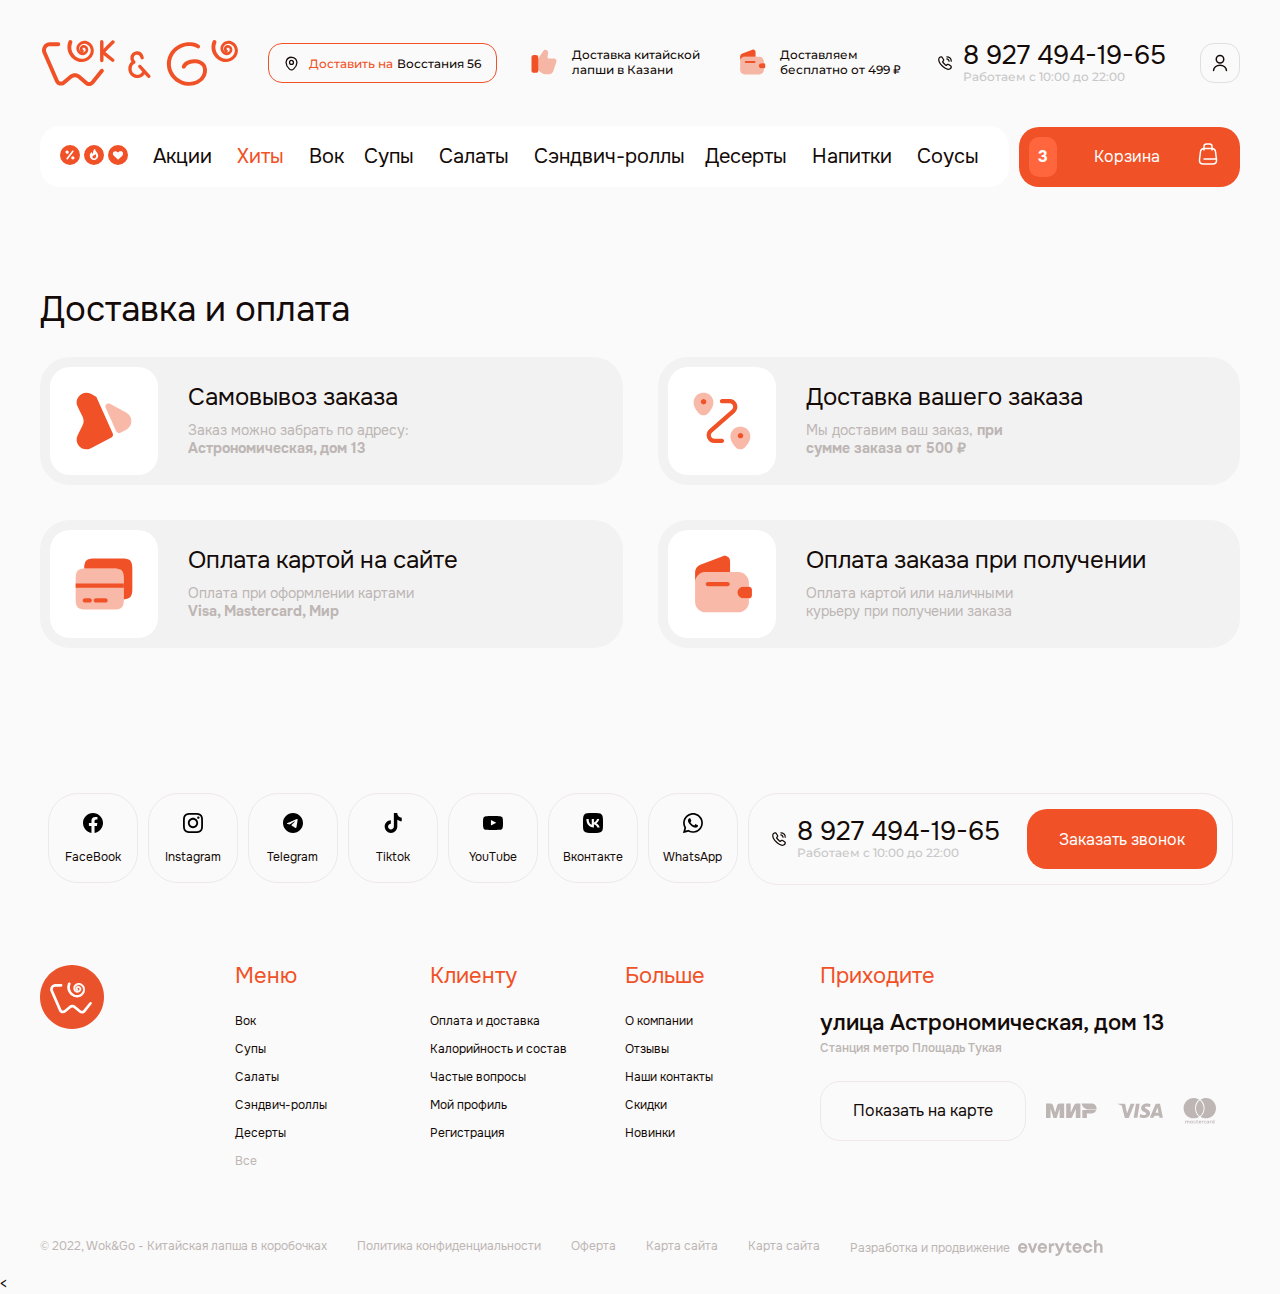
<file: delivery_payment.html>
<!DOCTYPE html>
<html lang="ru">

<head>
	<title>Главная</title>
	<meta charset="UTF-8" />
	<meta name="format-detection" content="telephone=no" />
	<link rel="stylesheet" href="css/style.min.css?_v=20230126155157" />
	<meta name="viewport" content="width=device-width, initial-scale=1.0" />
	<link rel="shortcut icon" href="img/favicon/favicon.ico" />
	<link rel="apple-touch-icon" sizes="180x180" href="img/favicon/apple-touch-icon.png" />
	<link rel="icon" type="image/png" sizes="32x32" href="img/favicon/favicon-32x32.png" />
	<link rel="icon" type="image/png" sizes="16x16" href="img/favicon/favicon-16x16.png" />
	<link rel="manifest" href="img/favicon/site.webmanifest" />
	<meta name="msapplication-TileColor" content="#da532c">
	<meta name="theme-color" content="#ffffff">
</head>

<body>
	<div class="wrapper">
		<header class="header">
			<div class="header__container">
				<div class="header__wrapper">
					<div class="header__menu menu">
						<button type="button" class="menu__icon icon-menu js-menu"><span></span></button>
						<nav class="menu__body">
							<div class="menu__logo">
								<a href="#">
									<img src="img/icons/logo.svg" alt="">
								</a>
							</div>
							<button type="button" class="btn__close js-menu">
								<svg width="26" height="26" viewBox="0 0 26 26" fill="none" xmlns="http://www.w3.org/2000/svg">
									<path d="M20.3125 5.6875L5.6875 20.3125" stroke="#140A07" stroke-linecap="round" stroke-linejoin="round"></path>
									<path d="M20.3125 20.3125L5.6875 5.6875" stroke="#140A07" stroke-linecap="round" stroke-linejoin="round"></path>
								</svg>
							</button>
							<ul class="menu__list">
								<li class="menu__item">
									<div class="menu__location">
										<button type="button" class="menu__location-button">
											Доставить на <span class="menu__location-address">Восстания 56</span>
										</button>
									</div>
								</li>
								<li class="menu__item">
									<a href="" class="menu__login">
										<svg width="18" height="18" viewBox="0 0 18 18" fill="none" xmlns="http://www.w3.org/2000/svg">
											<path d="M9 9C11.0711 9 12.75 7.32107 12.75 5.25C12.75 3.17893 11.0711 1.5 9 1.5C6.92893 1.5 5.25 3.17893 5.25 5.25C5.25 7.32107 6.92893 9 9 9Z" stroke="#140A07" stroke-width="1.5" stroke-linecap="round" stroke-linejoin="round" />
											<path d="M15.4425 16.5C15.4425 13.5975 12.555 11.25 8.99999 11.25C5.44499 11.25 2.5575 13.5975 2.5575 16.5" stroke="#140A07" stroke-width="1.5" stroke-linecap="round" stroke-linejoin="round" />
										</svg>
										<span>Личный кабинет</span>
									</a>
								</li>
								<li class="menu__item">
									<div class="menu__contacts">
										<a class="menu__phone" href="tel:+79274941965">8 927 494-19-65</a>
										<span class="menu__workTimeText">Работаем с 10:00 до 22:00</span>
									</div>
								</li>
								<li class="menu__item">
									<div class="menu__info">
										<i class="menu__info-icon">
											<svg width="30" height="30" viewBox="0 0 30 30" fill="none" xmlns="http://www.w3.org/2000/svg">
												<path opacity="0.4" d="M27.0625 12.5374C26.575 11.8374 25.7125 11.4374 24.725 11.4374H19.6C19.2625 11.4374 18.95 11.2999 18.7375 11.0499C18.5125 10.7999 18.425 10.4499 18.475 10.0874L19.1125 5.98741C19.3875 4.76241 18.575 3.38741 17.35 2.97491C16.2125 2.54991 14.875 3.12491 14.3375 3.93741L9.0625 11.7749L8.9125 12.0249V23.0749L9.1 23.2624L13.0625 26.3249C13.5875 26.8499 14.775 27.1374 15.6125 27.1374H20.4875C22.1625 27.1374 23.85 25.8749 24.225 24.3374L27.3 14.9749C27.625 14.0874 27.5375 13.2249 27.0625 12.5374Z" fill="#F15126" />
												<path d="M6.5125 7.9751H5.225C3.2875 7.9751 2.5 8.7251 2.5 10.5751V23.1501C2.5 25.0001 3.2875 25.7501 5.225 25.7501H6.5125C8.45 25.7501 9.2375 25.0001 9.2375 23.1501V10.5751C9.2375 8.7251 8.45 7.9751 6.5125 7.9751Z" fill="#F15126" />
											</svg>
										</i>
										<span class="menu__info-text">
											Доставка китайской лапши в Казани
										</span>
									</div>
								</li>
								<div class="menu__item">
									<div class="menu__info">
										<i class="menu__info-icon">
											<svg width="30" height="30" viewBox="0 0 30 30" fill="none" xmlns="http://www.w3.org/2000/svg">
												<path opacity="0.4" d="M22.55 16.9375C22.025 17.45 21.725 18.1875 21.8 18.975C21.9125 20.325 23.15 21.3125 24.5 21.3125H26.875V22.8C26.875 25.3875 24.7625 27.5 22.175 27.5H7.825C5.2375 27.5 3.125 25.3875 3.125 22.8V14.3875C3.125 11.8 5.2375 9.6875 7.825 9.6875H22.175C24.7625 9.6875 26.875 11.8 26.875 14.3875V16.1875H24.35C23.65 16.1875 23.0125 16.4625 22.55 16.9375Z" fill="#F15126" />
												<path d="M18.5625 4.93753V9.68752H7.825C5.2375 9.68752 3.125 11.8 3.125 14.3875V9.80005C3.125 8.31255 4.0375 6.9875 5.425 6.4625L15.35 2.7125C16.9 2.1375 18.5625 3.27503 18.5625 4.93753Z" fill="#F15126" />
												<path d="M28.2 17.4624V20.0375C28.2 20.725 27.65 21.2875 26.95 21.3125H24.5C23.15 21.3125 21.9125 20.325 21.8 18.975C21.725 18.1875 22.025 17.45 22.55 16.9375C23.0125 16.4625 23.65 16.1875 24.35 16.1875H26.95C27.65 16.2125 28.2 16.7749 28.2 17.4624Z" fill="#F15126" />
												<path d="M17.5 15.9375H8.75C8.2375 15.9375 7.8125 15.5125 7.8125 15C7.8125 14.4875 8.2375 14.0625 8.75 14.0625H17.5C18.0125 14.0625 18.4375 14.4875 18.4375 15C18.4375 15.5125 18.0125 15.9375 17.5 15.9375Z" fill="#F15126" />
											</svg>
										</i>
										<span class="menu__info-text">
											Доставляем бесплатно от 499 ₽
										</span>
									</div>
								</div>
							</ul>
						</nav>
					</div>
					<div class="header__left">
						<div class="header__logo">
							<a href="#">
								<img src="img/icons/logo.svg" alt="">
							</a>
						</div>
						<div class="header__location">
							<button type="button" class="header__location-button">
								Доставить на <span class="header__location-address">Восстания 56</span>
							</button>
						</div>
					</div>
					<div class="header__right">
						<div class="header__info">
							<i class="header__info-icon">
								<svg width="30" height="30" viewBox="0 0 30 30" fill="none" xmlns="http://www.w3.org/2000/svg">
									<path opacity="0.4" d="M27.0625 12.5374C26.575 11.8374 25.7125 11.4374 24.725 11.4374H19.6C19.2625 11.4374 18.95 11.2999 18.7375 11.0499C18.5125 10.7999 18.425 10.4499 18.475 10.0874L19.1125 5.98741C19.3875 4.76241 18.575 3.38741 17.35 2.97491C16.2125 2.54991 14.875 3.12491 14.3375 3.93741L9.0625 11.7749L8.9125 12.0249V23.0749L9.1 23.2624L13.0625 26.3249C13.5875 26.8499 14.775 27.1374 15.6125 27.1374H20.4875C22.1625 27.1374 23.85 25.8749 24.225 24.3374L27.3 14.9749C27.625 14.0874 27.5375 13.2249 27.0625 12.5374Z" fill="#F15126" />
									<path d="M6.5125 7.9751H5.225C3.2875 7.9751 2.5 8.7251 2.5 10.5751V23.1501C2.5 25.0001 3.2875 25.7501 5.225 25.7501H6.5125C8.45 25.7501 9.2375 25.0001 9.2375 23.1501V10.5751C9.2375 8.7251 8.45 7.9751 6.5125 7.9751Z" fill="#F15126" />
								</svg>
							</i>
							<span class="header__info-text">
								Доставка китайской лапши в Казани
							</span>
						</div>
						<div class="header__info">
							<i class="header__info-icon">
								<svg width="30" height="30" viewBox="0 0 30 30" fill="none" xmlns="http://www.w3.org/2000/svg">
									<path opacity="0.4" d="M22.55 16.9375C22.025 17.45 21.725 18.1875 21.8 18.975C21.9125 20.325 23.15 21.3125 24.5 21.3125H26.875V22.8C26.875 25.3875 24.7625 27.5 22.175 27.5H7.825C5.2375 27.5 3.125 25.3875 3.125 22.8V14.3875C3.125 11.8 5.2375 9.6875 7.825 9.6875H22.175C24.7625 9.6875 26.875 11.8 26.875 14.3875V16.1875H24.35C23.65 16.1875 23.0125 16.4625 22.55 16.9375Z" fill="#F15126" />
									<path d="M18.5625 4.93753V9.68752H7.825C5.2375 9.68752 3.125 11.8 3.125 14.3875V9.80005C3.125 8.31255 4.0375 6.9875 5.425 6.4625L15.35 2.7125C16.9 2.1375 18.5625 3.27503 18.5625 4.93753Z" fill="#F15126" />
									<path d="M28.2 17.4624V20.0375C28.2 20.725 27.65 21.2875 26.95 21.3125H24.5C23.15 21.3125 21.9125 20.325 21.8 18.975C21.725 18.1875 22.025 17.45 22.55 16.9375C23.0125 16.4625 23.65 16.1875 24.35 16.1875H26.95C27.65 16.2125 28.2 16.7749 28.2 17.4624Z" fill="#F15126" />
									<path d="M17.5 15.9375H8.75C8.2375 15.9375 7.8125 15.5125 7.8125 15C7.8125 14.4875 8.2375 14.0625 8.75 14.0625H17.5C18.0125 14.0625 18.4375 14.4875 18.4375 15C18.4375 15.5125 18.0125 15.9375 17.5 15.9375Z" fill="#F15126" />
								</svg>
							</i>
							<span class="header__info-text">
								Доставляем бесплатно от 499 ₽
							</span>
						</div>
						<div class="header__contacts">
							<a class="header__phone" href="tel:+79274941965">8 927 494-19-65</a>
							<span class="header__workTimeText">Работаем с 10:00 до 22:00</span>
						</div>
						<a href="" class="header__login">
							<svg width="18" height="18" viewBox="0 0 18 18" fill="none" xmlns="http://www.w3.org/2000/svg">
								<path d="M9 9C11.0711 9 12.75 7.32107 12.75 5.25C12.75 3.17893 11.0711 1.5 9 1.5C6.92893 1.5 5.25 3.17893 5.25 5.25C5.25 7.32107 6.92893 9 9 9Z" stroke="#140A07" stroke-width="1.5" stroke-linecap="round" stroke-linejoin="round" />
								<path d="M15.4425 16.5C15.4425 13.5975 12.555 11.25 8.99999 11.25C5.44499 11.25 2.5575 13.5975 2.5575 16.5" stroke="#140A07" stroke-width="1.5" stroke-linecap="round" stroke-linejoin="round" />
							</svg>
						</a>
					</div>

				</div>
				<div class="header__inner">
					<div class="header__menu-container">
						<div class="header__menu-icons">
							<svg width="68" height="20" viewBox="0 0 68 20" fill="none" xmlns="http://www.w3.org/2000/svg">
								<circle cx="58" cy="10" r="10" fill="#F15126" />
								<circle cx="34" cy="10" r="10" fill="#F15126" />
								<path d="M58.28 14.6199L62.27 10.6299C63.25 9.6499 63.39 8.0399 62.48 6.9899C62.27 6.7099 61.99 6.4999 61.64 6.3599C61.29 6.2199 61.01 6.1499 60.66 6.1499C60.31 6.1499 59.96 6.2199 59.61 6.3599C59.26 6.4999 58.98 6.7099 58.77 6.9199L58 7.6199L57.37 6.9899C56.39 6.0099 54.78 5.8699 53.73 6.7799C53.45 6.9899 53.24 7.2699 53.1 7.6199C52.96 7.8999 52.89 8.2499 52.89 8.5999C52.89 8.9499 52.96 9.2999 53.1 9.6499C53.24 9.9999 53.45 10.2799 53.66 10.4899L57.79 14.6199C57.86 14.6899 57.93 14.7599 58.07 14.7599C58.07 14.6899 58.21 14.6899 58.28 14.6199Z" fill="white" />
								<path d="M35.0555 3.65625C32.6547 5.03984 32.9445 8.93359 32.9445 8.93359C32.9445 8.93359 31.8891 8.57812 31.8891 6.99766C30.6258 7.73047 29.7781 9.13594 29.7781 10.7C29.7781 13.0297 31.6703 14.9219 34 14.9219C36.3297 14.9219 38.2219 13.0297 38.2219 10.7C38.2219 7.26563 35.0555 6.56016 35.0555 3.65625ZM34.3664 13.4672C33.5133 13.6805 32.6602 13.1609 32.4469 12.3133C32.2336 11.4656 32.7531 10.607 33.6008 10.3937C35.6516 9.87969 35.9031 8.73125 35.9031 8.73125C35.9031 8.73125 36.9258 12.8328 34.3664 13.4672Z" fill="white" />
								<circle cx="10" cy="10" r="10" fill="#F15126" />
								<path d="M8.59061 7.91648C9.01677 7.12025 8.71676 6.1293 7.92052 5.70314C7.12429 5.27698 6.13334 5.57699 5.70718 6.37322C5.28102 7.16946 5.58103 8.16041 6.37726 8.58657C7.1735 9.01273 8.16445 8.71272 8.59061 7.91648Z" fill="white" />
								<path d="M13.3579 5.67952V5.68499C13.0079 5.41155 12.4938 5.47171 12.2094 5.82718L6.50005 13.1662C6.22662 13.5162 6.28677 14.0303 6.64224 14.3147C7.00318 14.5881 7.51177 14.528 7.79068 14.1725L13.5001 6.82796C13.7735 6.47249 13.7079 5.9639 13.3579 5.67952Z" fill="white" />
								<path d="M12.8493 11.2139C11.9469 11.2139 11.2141 11.9467 11.2141 12.849C11.2141 13.7514 11.9469 14.4842 12.8493 14.4842C13.7516 14.4842 14.4844 13.7514 14.4844 12.849C14.4844 11.9467 13.7516 11.2139 12.8493 11.2139Z" fill="white" />
							</svg>
						</div>
						<nav class="scroll-nav">
							<div class="scroll-nav__slider swiper">
								<div class="scroll-nav__wrapper swiper-wrapper">
									<div class="scroll-nav__slide swiper-slide">
										<a href="" class="scroll-nav__link">
											Акции
										</a>
										<a href="" class="scroll-nav__link _active">
											Хиты
										</a>
										<a href="" class="scroll-nav__link">
											Вок
										</a>
									</div>
									<div class="scroll-nav__slide swiper-slide">
										<a href="" class="scroll-nav__link">
											Супы
										</a>
										<a href="" class="scroll-nav__link">
											Салаты
										</a>
										<a href="" class="scroll-nav__link">
											Сэндвич-роллы
										</a>
									</div>
									<div class="scroll-nav__slide swiper-slide">
										<a href="" class="scroll-nav__link">
											Десерты
										</a>
										<a href="" class="scroll-nav__link">
											Напитки
										</a>
										<a href="" class="scroll-nav__link">
											Соусы
										</a>
									</div>
								</div>

								<button type="button" class="scroll-nav__prev prev">
									<svg width="20" height="20" viewBox="0 0 20 20" fill="none" xmlns="http://www.w3.org/2000/svg">
										<path d="M12.5 16.25L6.25 10L12.5 3.75" stroke="black" stroke-linecap="round" stroke-linejoin="round" />
									</svg>
								</button>
								<button type="button" class="scroll-nav__next next">
									<svg width="20" height="20" viewBox="0 0 20 20" fill="none" xmlns="http://www.w3.org/2000/svg">
										<path d="M7.5 16.25L13.75 10L7.5 3.75" stroke="black" stroke-linecap="round" stroke-linejoin="round" />
									</svg>
								</button>

							</div>
						</nav>
					</div>

					<div class="header__basket js-basket">
						<span class="header__basket-count">
							3
						</span>
						<p class="header__basket-text">
							Корзина
						</p>
						<i class="header__basket-icon">
							<svg width="24" height="24" viewBox="0 0 24 24" fill="none" xmlns="http://www.w3.org/2000/svg">
								<path d="M8.40002 5.5H15.6C19 5.5 19.34 7.09 19.57 9.03L20.47 16.53C20.76 18.99 20 21 16.5 21H7.51003C4.00003 21 3.24002 18.99 3.54002 16.53L4.44003 9.03C4.66003 7.09 5.00002 5.5 8.40002 5.5Z" stroke="white" stroke-width="1.5" stroke-linecap="round" stroke-linejoin="round" />
								<path d="M8 7V3.5C8 2 9 1 10.5 1H13.5C15 1 16 2 16 3.5V7" stroke="white" stroke-width="1.5" stroke-linecap="round" stroke-linejoin="round" />
								<path d="M20.41 16.03H8" stroke="white" stroke-width="1.5" stroke-linecap="round" stroke-linejoin="round" />
							</svg>
						</i>
					</div>
				</div>

			</div>
		</header>
		<main class="page">
			<section class="info info-section">
				<div class="info__container">
					<h1 class="title-main">
						Доставка и оплата
					</h1>
					<div class="info-block__row">
						<div class="info-block__item">
							<div class="info-block__icon">
								<img src="img/icons/direct-right.svg" alt="">
							</div>
							<div class="info-block__body">
								<h2 class="info-block__title">
									Самовывоз заказа
								</h2>
								<p class="info-block__text">
									Заказ можно забрать по адресу: <b>Астрономическая, дом 13</b>
								</p>
							</div>
						</div>
						<div class="info-block__item">
							<div class="info-block__icon">
								<img src="img/icons/routing.svg" alt="">
							</div>
							<div class="info-block__body">
								<h2 class="info-block__title">
									Доставка вашего заказа
								</h2>
								<p class="info-block__text">
									Мы доставим ваш заказ, <b>при сумме заказа от 500 ₽</b>
								</p>
							</div>
						</div>
						<div class="info-block__item">
							<div class="info-block__icon">
								<img src="img/icons/cards.svg" alt="">
							</div>
							<div class="info-block__body">
								<h2 class="info-block__title">
									Оплата картой на сайте
								</h2>
								<p class="info-block__text">
									Оплата при оформлении картами <b>Visa, Mastercard, Мир</b>
								</p>
							</div>
						</div>
						<div class="info-block__item">
							<div class="info-block__icon">
								<img src="img/icons/empty-wallet.svg" alt="">
							</div>
							<div class="info-block__body">
								<h2 class="info-block__title">
									Оплата заказа при получении
								</h2>
								<p class="info-block__text">
									Оплата картой или наличными курьеру при получении заказа
								</p>
							</div>
						</div>
					</div>
				</div>
			</section>
			<div class="basket">
				<form action="">
					<div class="basket__wrapper">
						<button type="button" class="basket__close js-basket">
							<svg width="26" height="26" viewBox="0 0 26 26" fill="none" xmlns="http://www.w3.org/2000/svg">
								<path d="M20.3125 5.6875L5.6875 20.3125" stroke="#140A07" stroke-linecap="round" stroke-linejoin="round" />
								<path d="M20.3125 20.3125L5.6875 5.6875" stroke="#140A07" stroke-linecap="round" stroke-linejoin="round" />
							</svg>
						</button>
						<h2 class="basket__title">Моя корзина</h2>
						<div class="basket__headerTotal">3 блюда на 920 ₽</div>
						<ul class="basket__list">
							<li class="basket__list-item">
								<div class="basket__image">
									<img src="img/products/wok/6.png" alt="" />
								</div>
								<div class="basket__row">
									<div class="basket__body">
										<h4 class="basket__list-title">Вок Классик с курочкой</h4>
										<p class="basket__list-text">Лапша яичная</p>
										<div class="basket__value-wrap">
											<span class="basket__value-price"> 285 ₽ </span>
											<span class="basket__value-weight"> 280 г </span>
										</div>
									</div>
									<div class="basket-quantity quantity">
										<div class="quantity__button quantity__button_minus _icon-minus"></div>
										<div class="quantity__input">
											<input autocomplete="off" type="text" value="1" />
										</div>
										<div class="quantity__button quantity__button_plus _icon-plus"></div>
									</div>
								</div>
							</li>
							<li class="basket__list-item">
								<div class="basket__image">
									<img src="img/products/wok/7.png" alt="" />
								</div>
								<div class="basket__row">
									<div class="basket__body">
										<h4 class="basket__list-title">Суп Фирменный с морепродуктами</h4>
										<p class="basket__list-text">Не остро</p>
										<div class="basket__value-wrap">
											<span class="basket__value-price"> 235 ₽ </span>
											<span class="basket__value-weight"> 300 г </span>
										</div>
									</div>
									<div class="basket-quantity quantity">
										<div class="quantity__button quantity__button_minus _icon-minus"></div>
										<div class="quantity__input">
											<input autocomplete="off" type="text" value="1" />
										</div>
										<div class="quantity__button quantity__button_plus _icon-plus"></div>
									</div>
								</div>
							</li>
							<li class="basket__list-item">
								<div class="basket__image">
									<img src="img/products/wok/8.png" alt="" />
								</div>
								<div class="basket__row">
									<div class="basket__body">
										<h4 class="basket__list-title">Итальянский салат</h4>
										<div class="basket__value-wrap">
											<span class="basket__value-price"> 215 ₽ </span>
											<span class="basket__value-weight"> 150 г </span>
										</div>
									</div>
									<div class="basket-quantity quantity">
										<div class="quantity__button quantity__button_minus _icon-minus"></div>
										<div class="quantity__input">
											<input autocomplete="off" type="text" value="1" />
										</div>
										<div class="quantity__button quantity__button_plus _icon-plus"></div>
									</div>
								</div>
							</li>
						</ul>
						<div class="basket__choice">
							<div class="form-check">
								<input class="form-check__input" type="radio" name="RadioDefault" id="b_1" checked />
								<label class="form-check__label" for="b_1">
									<div class="form-check__content">
										<h4>Заказать с доставкой</h4>
										<p>Доставка заказа по городу 150 ₽.</p>
										<p>Бесплатная доставка от 700 ₽</p>
									</div>
								</label>
							</div>
							<div class="form-check">
								<input class="form-check__input" type="radio" name="RadioDefault" id="b_2" />
								<label class="form-check__label" for="b_2">
									<div class="form-check__content">
										<h4>Самовывоз заказа со скидкой 20%</h4>
										<p>Заберите свой заказ из ресторана: улица Астрономическая, дом 13</p>
									</div>
								</label>
							</div>
						</div>
						<ul class="basket__total">
							<li class="basket__total-item">
								<div class="basket__total-label">
									Товары <span>(2)</span>
								</div>
								<div class="basket__total-value">
									960 ₽
								</div>
							</li>
							<li class="basket__total-item">
								<div class="basket__total-label">
									Доставка по городу
								</div>
								<div class="basket__total-value">
									Бесплатно
								</div>
							</li>
							<li class="basket__total-amount">
								<div class="basket__total-label">
									Сумма заказа
								</div>
								<div class="basket__total-value">
									960 ₽
								</div>
							</li>
						</ul>
						<button class="btn__orange" type="submit">
							Оформить заказ
						</button>
					</div>
				</form>
			</div>
		</main>
		<footer class="footer">
			<div class="footer__container">
				<div class="footer__wrapper">
					<div class="footer__top">
						<div class="footer__social">
							<ul class="footer__social-list">
								<li class="footer__social-item">
									<a href="" class="footer__social-link">
										<i class="footer__social-icon">
											<svg width="20" height="20" viewBox="0 0 20 20" fill="none" xmlns="http://www.w3.org/2000/svg">
												<g clip-path="url(#clip0_2_855)">
													<path d="M20 10C20 4.47715 15.5229 0 10 0C4.47715 0 0 4.47715 0 10C0 14.9912 3.65684 19.1283 8.4375 19.8785V12.8906H5.89844V10H8.4375V7.79688C8.4375 5.29063 9.93047 3.90625 12.2146 3.90625C13.3084 3.90625 14.4531 4.10156 14.4531 4.10156V6.5625H13.1922C11.95 6.5625 11.5625 7.3334 11.5625 8.125V10H14.3359L13.8926 12.8906H11.5625V19.8785C16.3432 19.1283 20 14.9912 20 10Z" fill="black" />
												</g>
												<defs>
													<clipPath id="clip0_2_855">
														<rect width="20" height="20" fill="white" />
													</clipPath>
												</defs>
											</svg>
										</i>
										<span class="footer__social-text">
											FaceBook
										</span>
									</a>
								</li>
								<li class="footer__social-item">
									<a href="" class="footer__social-link">
										<i class="footer__social-icon">
											<svg width="20" height="20" viewBox="0 0 20 20" fill="none" xmlns="http://www.w3.org/2000/svg">
												<path d="M10 1.80078C12.6719 1.80078 12.9883 1.8125 14.0391 1.85937C15.0156 1.90234 15.543 2.06641 15.8945 2.20313C16.3594 2.38281 16.6953 2.60156 17.043 2.94922C17.3945 3.30078 17.6094 3.63281 17.7891 4.09766C17.9258 4.44922 18.0898 4.98047 18.1328 5.95312C18.1797 7.00781 18.1914 7.32422 18.1914 9.99219C18.1914 12.6641 18.1797 12.9805 18.1328 14.0313C18.0898 15.0078 17.9258 15.5352 17.7891 15.8867C17.6094 16.3516 17.3906 16.6875 17.043 17.0352C16.6914 17.3867 16.3594 17.6016 15.8945 17.7813C15.543 17.918 15.0117 18.082 14.0391 18.125C12.9844 18.1719 12.668 18.1836 10 18.1836C7.32813 18.1836 7.01172 18.1719 5.96094 18.125C4.98438 18.082 4.45703 17.918 4.10547 17.7813C3.64063 17.6016 3.30469 17.3828 2.95703 17.0352C2.60547 16.6836 2.39063 16.3516 2.21094 15.8867C2.07422 15.5352 1.91016 15.0039 1.86719 14.0313C1.82031 12.9766 1.80859 12.6602 1.80859 9.99219C1.80859 7.32031 1.82031 7.00391 1.86719 5.95312C1.91016 4.97656 2.07422 4.44922 2.21094 4.09766C2.39063 3.63281 2.60938 3.29688 2.95703 2.94922C3.30859 2.59766 3.64063 2.38281 4.10547 2.20313C4.45703 2.06641 4.98828 1.90234 5.96094 1.85937C7.01172 1.8125 7.32813 1.80078 10 1.80078ZM10 0C7.28516 0 6.94531 0.0117187 5.87891 0.0585938C4.81641 0.105469 4.08594 0.277344 3.45313 0.523438C2.79297 0.78125 2.23438 1.12109 1.67969 1.67969C1.12109 2.23438 0.78125 2.79297 0.523438 3.44922C0.277344 4.08594 0.105469 4.8125 0.0585938 5.875C0.0117188 6.94531 0 7.28516 0 10C0 12.7148 0.0117188 13.0547 0.0585938 14.1211C0.105469 15.1836 0.277344 15.9141 0.523438 16.5469C0.78125 17.207 1.12109 17.7656 1.67969 18.3203C2.23438 18.875 2.79297 19.2188 3.44922 19.4727C4.08594 19.7188 4.8125 19.8906 5.875 19.9375C6.94141 19.9844 7.28125 19.9961 9.99609 19.9961C12.7109 19.9961 13.0508 19.9844 14.1172 19.9375C15.1797 19.8906 15.9102 19.7188 16.543 19.4727C17.1992 19.2188 17.7578 18.875 18.3125 18.3203C18.8672 17.7656 19.2109 17.207 19.4648 16.5508C19.7109 15.9141 19.8828 15.1875 19.9297 14.125C19.9766 13.0586 19.9883 12.7188 19.9883 10.0039C19.9883 7.28906 19.9766 6.94922 19.9297 5.88281C19.8828 4.82031 19.7109 4.08984 19.4648 3.45703C19.2188 2.79297 18.8789 2.23438 18.3203 1.67969C17.7656 1.125 17.207 0.78125 16.5508 0.527344C15.9141 0.28125 15.1875 0.109375 14.125 0.0625C13.0547 0.0117188 12.7148 0 10 0Z" fill="black" />
												<path d="M10 4.86328C7.16406 4.86328 4.86328 7.16406 4.86328 10C4.86328 12.8359 7.16406 15.1367 10 15.1367C12.8359 15.1367 15.1367 12.8359 15.1367 10C15.1367 7.16406 12.8359 4.86328 10 4.86328ZM10 13.332C8.16016 13.332 6.66797 11.8398 6.66797 10C6.66797 8.16016 8.16016 6.66797 10 6.66797C11.8398 6.66797 13.332 8.16016 13.332 10C13.332 11.8398 11.8398 13.332 10 13.332Z" fill="black" />
												<path d="M16.5391 4.66016C16.5391 5.32422 16 5.85938 15.3398 5.85938C14.6758 5.85938 14.1406 5.32031 14.1406 4.66016C14.1406 3.99609 14.6797 3.46094 15.3398 3.46094C16 3.46094 16.5391 4 16.5391 4.66016Z" fill="black" />
											</svg>
										</i>
										<span class="footer__social-text">
											Instagram
										</span>
									</a>
								</li>
								<li class="footer__social-item">
									<a href="" class="footer__social-link">
										<i class="footer__social-icon">
											<svg width="20" height="20" viewBox="0 0 20 20" fill="none" xmlns="http://www.w3.org/2000/svg">
												<path fill-rule="evenodd" clip-rule="evenodd" d="M20 10C20 15.5228 15.5228 20 10 20C4.47715 20 0 15.5228 0 10C0 4.47715 4.47715 0 10 0C15.5228 0 20 4.47715 20 10ZM10.3583 7.38244C9.38562 7.787 7.44169 8.62433 4.52649 9.89444C4.05311 10.0827 3.80513 10.2668 3.78255 10.4469C3.7444 10.7512 4.12551 10.8711 4.64448 11.0343C4.71507 11.0565 4.78821 11.0795 4.86319 11.1038C5.37378 11.2698 6.0606 11.464 6.41765 11.4717C6.74153 11.4787 7.10302 11.3452 7.50211 11.0711C10.2259 9.2325 11.6319 8.30317 11.7202 8.28314C11.7824 8.26901 11.8687 8.25123 11.9272 8.3032C11.9857 8.35518 11.9799 8.4536 11.9737 8.48C11.936 8.64095 10.44 10.0318 9.66584 10.7515C9.4245 10.9759 9.25331 11.135 9.21831 11.1714C9.13992 11.2528 9.06002 11.3298 8.98323 11.4038C8.50889 11.8611 8.15317 12.204 9.00292 12.764C9.41128 13.0331 9.73804 13.2556 10.064 13.4776C10.4201 13.7201 10.7752 13.9619 11.2346 14.2631C11.3516 14.3398 11.4634 14.4195 11.5723 14.4971C11.9866 14.7925 12.3589 15.0578 12.8187 15.0155C13.0859 14.9909 13.362 14.7397 13.5021 13.9903C13.8334 12.2193 14.4846 8.38205 14.6351 6.80081C14.6483 6.66228 14.6317 6.48498 14.6184 6.40715C14.6051 6.32932 14.5772 6.21842 14.4761 6.13633C14.3562 6.03911 14.1713 6.01861 14.0886 6.02007C13.7124 6.0267 13.1354 6.22735 10.3583 7.38244Z" fill="black" />
											</svg>
										</i>
										<span class="footer__social-text">
											Telegram
										</span>
									</a>
								</li>
								<li class="footer__social-item">
									<a href="" class="footer__social-link">
										<i class="footer__social-icon">
											<svg width="18" height="20" viewBox="0 0 18 20" fill="none" xmlns="http://www.w3.org/2000/svg">
												<path d="M13.2271 0H9.8565V13.6232C9.8565 15.2464 8.56015 16.5797 6.94688 16.5797C5.3336 16.5797 4.03723 15.2464 4.03723 13.6232C4.03723 12.029 5.3048 10.7246 6.86047 10.6667V7.24639C3.43226 7.30433 0.666656 10.1159 0.666656 13.6232C0.666656 17.1594 3.48987 20 6.9757 20C10.4615 20 13.2847 17.1304 13.2847 13.6232V6.63767C14.5523 7.56522 16.1079 8.11594 17.75 8.14495V4.72464C15.2149 4.63768 13.2271 2.55072 13.2271 0Z" fill="black" />
											</svg>
										</i>
										<span class="footer__social-text">
											Tiktok
										</span>
									</a>
								</li>
								<li class="footer__social-item">
									<a href="" class="footer__social-link">
										<i class="footer__social-icon">
											<svg width="20" height="20" viewBox="0 0 20 20" fill="none" xmlns="http://www.w3.org/2000/svg">
												<path d="M19.8008 6C19.8008 6 19.6055 4.62109 19.0039 4.01563C18.2422 3.21875 17.3906 3.21484 17 3.16797C14.2031 2.96484 10.0039 2.96484 10.0039 2.96484H9.99609C9.99609 2.96484 5.79688 2.96484 3 3.16797C2.60938 3.21484 1.75781 3.21875 0.996094 4.01563C0.394531 4.62109 0.203125 6 0.203125 6C0.203125 6 0 7.62109 0 9.23828V10.7539C0 12.3711 0.199219 13.9922 0.199219 13.9922C0.199219 13.9922 0.394531 15.3711 0.992187 15.9766C1.75391 16.7734 2.75391 16.7461 3.19922 16.832C4.80078 16.9844 10 17.0313 10 17.0313C10 17.0313 14.2031 17.0234 17 16.8242C17.3906 16.7773 18.2422 16.7734 19.0039 15.9766C19.6055 15.3711 19.8008 13.9922 19.8008 13.9922C19.8008 13.9922 20 12.375 20 10.7539V9.23828C20 7.62109 19.8008 6 19.8008 6ZM7.93359 12.5938V6.97266L13.3359 9.79297L7.93359 12.5938Z" fill="black" />
											</svg>
										</i>
										<span class="footer__social-text">
											YouTube
										</span>
									</a>
								</li>
								<li class="footer__social-item">
									<a href="" class="footer__social-link">
										<i class="footer__social-icon">
											<svg width="20" height="20" viewBox="0 0 20 20" fill="none" xmlns="http://www.w3.org/2000/svg">
												<path d="M18.5958 1.40417C17.1875 0 14.925 0 10.4167 0H9.58333C5.075 0 2.8125 0 1.40417 1.40417C-0.00416666 2.80833 1.44185e-07 5.075 1.44185e-07 9.58333V10.4167C1.44185e-07 14.925 9.93411e-08 17.1875 1.40417 18.5958C2.80833 20.0042 5.075 20 9.58333 20H10.4167C14.9417 20 17.2042 20 18.6125 18.5958C20.0208 17.1917 20 14.925 20 10.4167V9.58333C20 5.075 20 2.8125 18.5958 1.40417ZM14.35 14.4083C14.1321 13.6277 13.6884 12.9288 13.0746 12.3995C12.4608 11.8702 11.7042 11.5341 10.9 11.4333V14.4083H10.6417C6.08333 14.4083 3.48333 11.2833 3.375 6.075H5.65833C5.73333 9.89167 7.41667 11.4917 8.75 11.8417V6.08333H10.9V9.375C12.2167 9.23333 13.6 7.73333 14.0667 6.08333H16.2167C16.0439 6.94136 15.6956 7.75441 15.1937 8.47143C14.6918 9.18846 14.0471 9.79399 13.3 10.25C14.1329 10.6631 14.8687 11.248 15.4591 11.9662C16.0495 12.6844 16.4809 13.5196 16.725 14.4167L14.35 14.4083Z" fill="black" />
											</svg>
										</i>
										<span class="footer__social-text">
											Вконтакте
										</span>
									</a>
								</li>
								<li class="footer__social-item">
									<a href="" class="footer__social-link">
										<i class="footer__social-icon">
											<svg width="20" height="20" viewBox="0 0 20 20" fill="none" xmlns="http://www.w3.org/2000/svg">
												<path d="M0 19.9995C0.214958 19.2136 0.419482 18.4673 0.62317 17.7205C0.869016 16.8198 1.11778 15.9195 1.35611 15.0167C1.37941 14.9195 1.3682 14.8172 1.32439 14.7274C0.364385 12.9844 -0.0530091 11.1153 0.113949 9.14015C0.353116 6.31271 1.59612 3.99033 3.7912 2.1901C5.01206 1.18469 6.4645 0.499791 8.0169 0.197456C12.655 -0.724987 17.1161 1.64832 19.0274 5.82144C19.7407 7.38124 20.0111 9.02161 19.8784 10.7242C19.5449 15.0062 16.3781 18.6509 12.185 19.5859C9.82129 20.1126 7.56027 19.8033 5.40192 18.7093C5.30563 18.6648 5.19723 18.6536 5.09388 18.6776C3.47982 19.095 1.86742 19.5174 0.255028 19.9394C0.183236 19.9569 0.111027 19.9728 0 19.9995ZM2.39418 17.632C2.48934 17.6091 2.56113 17.5928 2.63251 17.574C3.50904 17.3449 4.38557 17.1203 5.26209 16.8816C5.43907 16.8336 5.57305 16.8607 5.72749 16.9521C7.6379 18.0841 9.68105 18.4193 11.8494 17.9313C16.4825 16.8878 19.2878 12.0043 17.8599 7.47808C16.5589 3.35505 12.4421 0.966715 8.20723 1.88498C4.71447 2.64423 1.94715 5.7029 1.77267 9.56171C1.70047 11.157 2.05066 12.668 2.88545 14.0328C3.14966 14.4649 3.19599 14.8259 3.04114 15.2959C2.79195 16.0547 2.6108 16.8365 2.39418 17.632V17.632Z" fill="black" />
												<path d="M4.93955 7.68217C4.95416 6.85406 5.27764 6.17287 5.86241 5.6048C5.94737 5.51749 6.04921 5.44838 6.16172 5.40167C6.27423 5.35495 6.39507 5.33161 6.51688 5.33307C6.65588 5.33307 6.79612 5.35394 6.93428 5.34017C7.22645 5.31137 7.39341 5.45495 7.49567 5.7033C7.77032 6.36112 8.05415 7.01559 8.30959 7.68092C8.35592 7.80155 8.32879 7.99438 8.2595 8.10666C8.07147 8.3973 7.86572 8.67609 7.64343 8.94145C7.5107 9.1059 7.49985 9.25199 7.60712 9.43231C8.41561 10.7897 9.53965 11.7768 11.0135 12.3591C11.213 12.438 11.3758 12.4067 11.5123 12.2339C11.7577 11.9242 12.0131 11.6228 12.2527 11.3077C12.3905 11.1253 12.5516 11.0572 12.7561 11.1516C13.4657 11.4855 14.1702 11.8194 14.8702 12.1696C14.9437 12.2063 15.0117 12.3307 15.0146 12.4171C15.043 13.1538 14.8289 13.7707 14.1723 14.2002C13.3551 14.7345 12.4969 14.7812 11.5845 14.5249C9.24414 13.868 7.50611 12.4046 6.11076 10.4729C5.65163 9.83426 5.22839 9.17644 5.04974 8.39675C4.99381 8.16426 4.97461 7.92134 4.93955 7.68217Z" fill="black" />
											</svg>
										</i>
										<span class="footer__social-text">
											WhatsApp
										</span>
									</a>
								</li>
							</ul>
						</div>
						<div class="footer__contacts-inner">
							<div class="footer__contacts">
								<a class="footer__phone" href="tel:+79274941965">8 927 494-19-65</a>
								<span class="footer__contact-work">Работаем с 10:00 до 22:00</span>
							</div>
							<button class="btn__orange" type="button">Заказать звонок</button>
						</div>
					</div>
					<div class="footer__row">
						<div class="footer__col">
							<a href="" class="footer__logo">
								<img src="img/icons/logo_2.svg" alt="">
							</a>
						</div>
						<div class="footer__col">
							<h4 class="footer__title">
								Меню
							</h4>
							<ul class="footer__list">
								<li class="footer__list-item">
									<a href="" class="footer__link">
										Вок
									</a>
								</li>
								<li class="footer__list-item">
									<a href="" class="footer__link">
										Супы
									</a>
								</li>
								<li class="footer__list-item">
									<a href="" class="footer__link">
										Салаты
									</a>
								</li>
								<li class="footer__list-item">
									<a href="" class="footer__link">
										Сэндвич-роллы
									</a>
								</li>
								<li class="footer__list-item">
									<a href="" class="footer__link">
										Десерты
									</a>
								</li>
								<li class="footer__list-item">
									<a href="" class="footer__link _all">
										Все
									</a>
								</li>
							</ul>
						</div>
						<div class="footer__col">
							<h4 class="footer__title">
								Клиенту
							</h4>
							<ul class="footer__list">
								<li class="footer__list-item">
									<a href="" class="footer__link">
										Оплата и доставка
									</a>
								</li>
								<li class="footer__list-item">
									<a href="" class="footer__link">
										Калорийность и состав
									</a>
								</li>
								<li class="footer__list-item">
									<a href="" class="footer__link">
										Частые вопросы
									</a>
								</li>
								<li class="footer__list-item">
									<a href="" class="footer__link">
										Мой профиль
									</a>
								</li>
								<li class="footer__list-item">
									<a href="" class="footer__link">
										Регистрация
									</a>
								</li>
							</ul>
						</div>
						<div class="footer__col">
							<h4 class="footer__title">
								Больше
							</h4>
							<ul class="footer__list">
								<li class="footer__list-item">
									<a href="" class="footer__link">
										О компании
									</a>
								</li>
								<li class="footer__list-item">
									<a href="" class="footer__link">
										Отзывы
									</a>
								</li>
								<li class="footer__list-item">
									<a href="" class="footer__link">
										Наши контакты
									</a>
								</li>
								<li class="footer__list-item">
									<a href="" class="footer__link">
										Скидки
									</a>
								</li>
								<li class="footer__list-item">
									<a href="" class="footer__link">
										Новинки
									</a>
								</li>
							</ul>
						</div>
						<div class="footer__col">
							<h4 class="footer__title">
								Приходите
							</h4>
							<div class="footer__bottom-contacts">
								<div class="footer__address">
									<p>улица Астрономическая, дом 13</p>
									<span>Станция метро Площадь Тукая</span>
								</div>

								<div class="footer__wrap">
									<a href="" class="btn__outline">
										Показать на карте
									</a>
									<div class="footer__payment">
										<div class="footer__payment-icon">
											<img src="img/icons/mir.svg" alt="">
										</div>
										<div class="footer__payment-icon">
											<img src="img/icons/visa.svg" alt="">
										</div>
										<div class="footer__payment-icon">
											<img src="img/icons/mastercard.svg" alt="">
										</div>
									</div>
								</div>

							</div>


						</div>
					</div>
					<div class="footer__bottom">
						<div class="footer__copy">
							© 2022, Wok&Go - Китайская лапша в коробочках
						</div>
						<div class="footer__bottom-link">
							<a href="">Политика конфиденциальности</a>
						</div>
						<div class="footer__bottom-link">
							<a href="">Оферта</a>
						</div>
						<div class="footer__bottom-link">
							<a href="">Карта сайта</a>
						</div>
						<div class="footer__bottom-link">
							<a href="">Карта сайта</a>
						</div>
						<div class="footer__dev">
							<span>Разработка и продвижение</span>
							<img src="img/icons/everytech.svg" alt="">
						</div>
					</div>
				</div>
			</div>
		</footer>
	</div>
	< <div id="popup" aria-hidden="true" class="popup">
		<div class="popup__wrapper">
			<div class="popup__content">
				<button data-close type="button" class="popup__close">
					<svg width="26" height="26" viewBox="0 0 26 26" fill="none" xmlns="http://www.w3.org/2000/svg">
						<path d="M20.3125 5.6875L5.6875 20.3125" stroke="#140A07" stroke-linecap="round" stroke-linejoin="round" />
						<path d="M20.3125 20.3125L5.6875 5.6875" stroke="#140A07" stroke-linecap="round" stroke-linejoin="round" />
					</svg>

				</button>
				<div class="popup-product__row">
					<div class="popup-product__image">
						<img src="img/products/wok/5.png" alt="">
					</div>
					<div class="popup-product__body">
						<span class="popup-product__weight">280 г</span>
						<h2 class="popup-product__title">
							Вок Классик с курочкой
						</h2>
						<p class="popup-product__text">
							Курица, перец болгарский, фасоль стручковая, морковь, лук репчатый, фирменный соус, кунжут.
						</p>
						<div class="popup-product__body">
							<h3>Выберите лапшу</h3>
							<ul class="popup-product__list">
								<li class="popup-product__list-item">
									<div class="checkbox">
										<input id="c_1" class="checkbox__input" type="checkbox" value="1">
										<label for="c_1" class="checkbox__label">
											<div class="checkbox__wrap">
												<span class="checkbox__text">Лапша яичная</span>
												<span class="checkbox__price">+ 0 ₽</span>
											</div>
										</label>
									</div>
								</li>
								<li class="popup-product__list-item">
									<div class="checkbox">
										<input id="c_2" class="checkbox__input" type="checkbox" value="1">
										<label for="c_2" class="checkbox__label">
											<div class="checkbox__wrap">
												<span class="checkbox__text">Лапша гречневая</span>
												<span class="checkbox__price">+ 0 ₽</span>
											</div>
										</label>
									</div>
								</li>
								<li class="popup-product__list-item">
									<div class="checkbox">
										<input id="c_3" class="checkbox__input" type="checkbox" value="1">
										<label for="c_3" class="checkbox__label">
											<div class="checkbox__wrap">
												<span class="checkbox__text">Лапша фунчоза</span>
												<span class="checkbox__price">+ 0 ₽</span>
											</div>
										</label>
									</div>
								</li>
								<li class="popup-product__list-item">
									<div class="checkbox">
										<input id="c_4" class="checkbox__input" type="checkbox" value="1">
										<label for="c_4" class="checkbox__label">
											<div class="checkbox__wrap">
												<span class="checkbox__text">Лапша пшеничная</span>
												<span class="checkbox__price">+ 0 ₽</span>
											</div>
										</label>
									</div>
								</li>
								<li class="popup-product__list-item">
									<div class="checkbox">
										<input id="c_5" class="checkbox__input" type="checkbox" value="1">
										<label for="c_5" class="checkbox__label">
											<div class="checkbox__wrap">
												<span class="checkbox__text">Рис пропаренный</span>
												<span class="checkbox__price">+ 0 ₽</span>
											</div>
										</label>
									</div>
								</li>
							</ul>
						</div>
						<div class="popup-product__bottom">

							<div class="product-card__controls">
								<button type="button" class="popup-product__button js-add">
									<div class="popup-product__wrap">
										<span class="popup-product__text">
											Добавить
										</span>
										<span class="popup-product__price">
											275 ₽
										</span>
									</div>
								</button>
								<div class="popup-product__quantity quantity">
									<div class="quantity__button quantity__button_minus _icon-minus"></div>
									<div class="quantity__input">
										<input autocomplete="off" type="text" value="1">
									</div>
									<div class="quantity__button quantity__button_plus _icon-plus"></div>
								</div>
							</div>




							<ul class="popup-product__food-values">
								<li class="popup-product__value-part">
									Жиры · 8,7 г
								</li>
								<li class="popup-product__value-part">
									Углеводы · 33,1 г
								</li>
								<li class="popup-product__value-part">
									Энерг. ценность · 264,1 ккал
								</li>
								<li class="popup-product__value-part">
									Белки · 11,5 г
								</li>
							</ul>
						</div>
					</div>
				</div>
			</div>
		</div>
		</div>


		<script src="js/app.min.js?_v=20230126155157"></script>
</body>

</html>
</file>
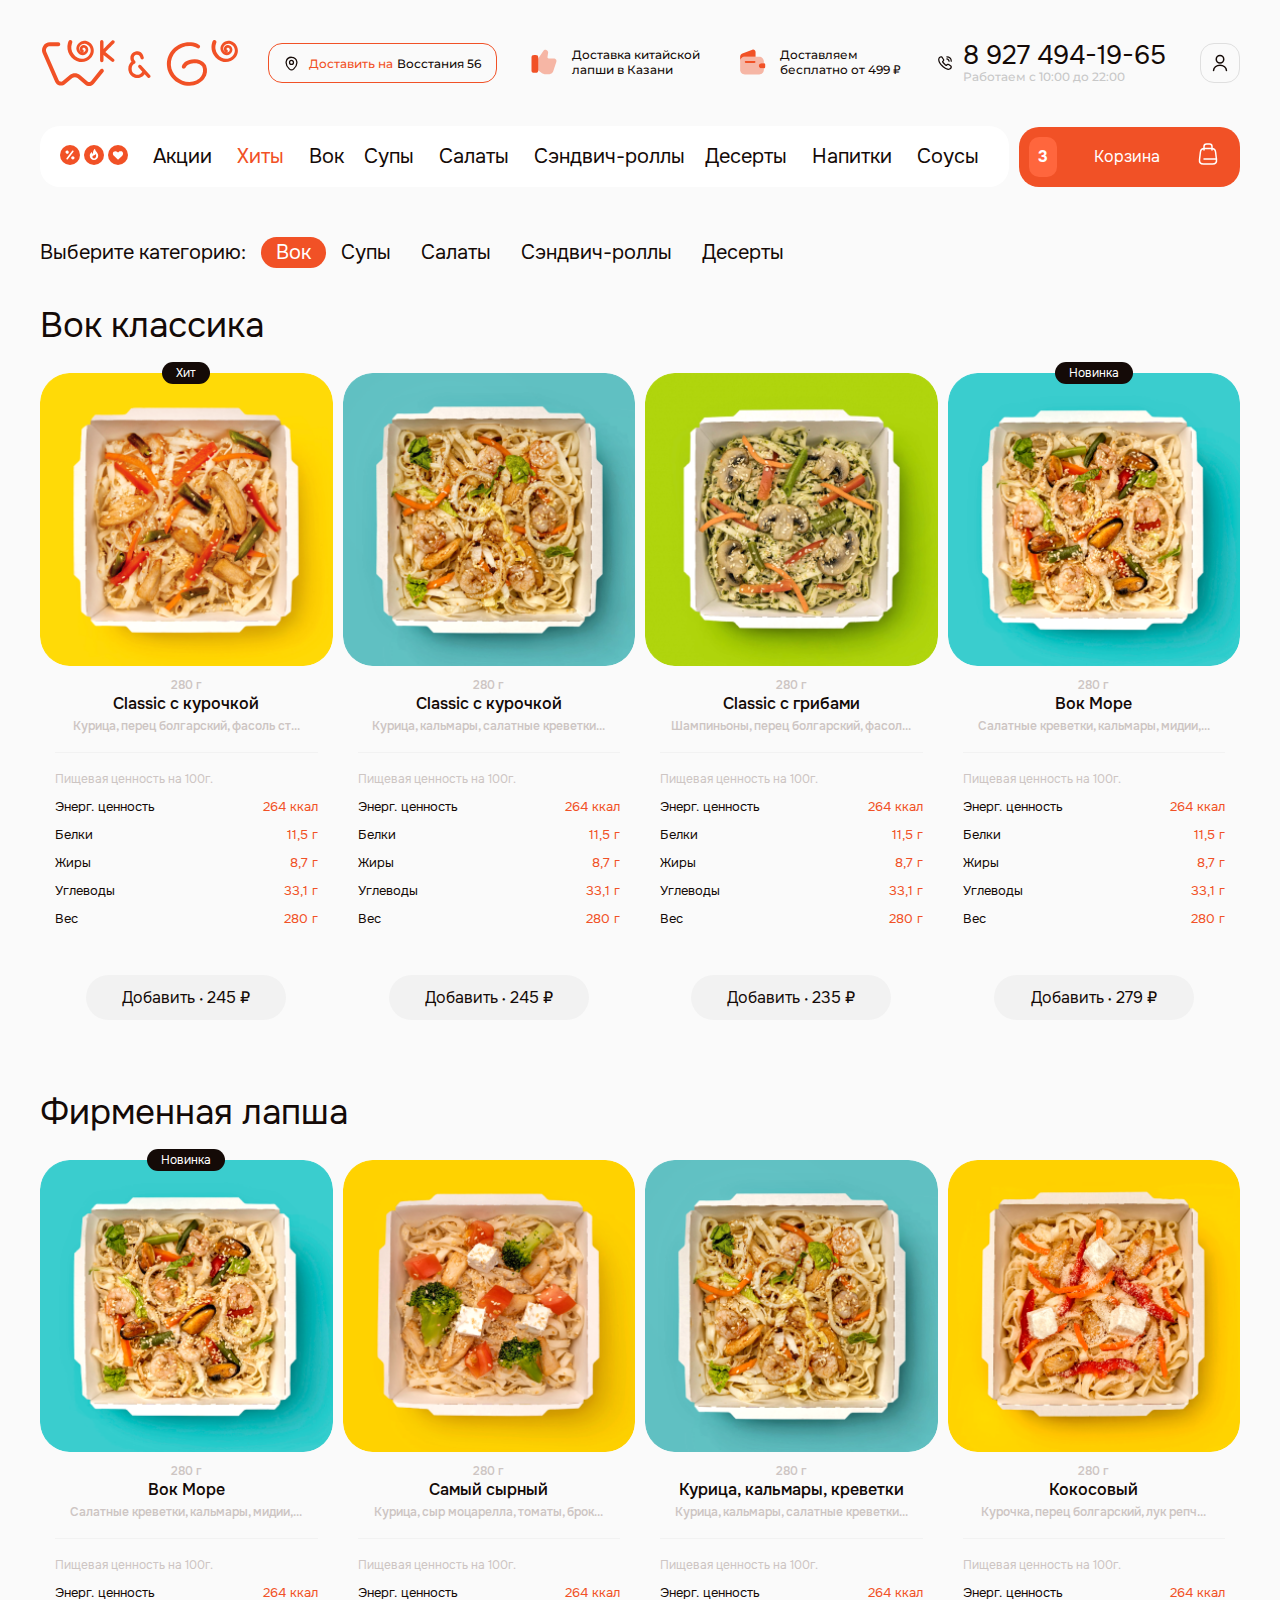
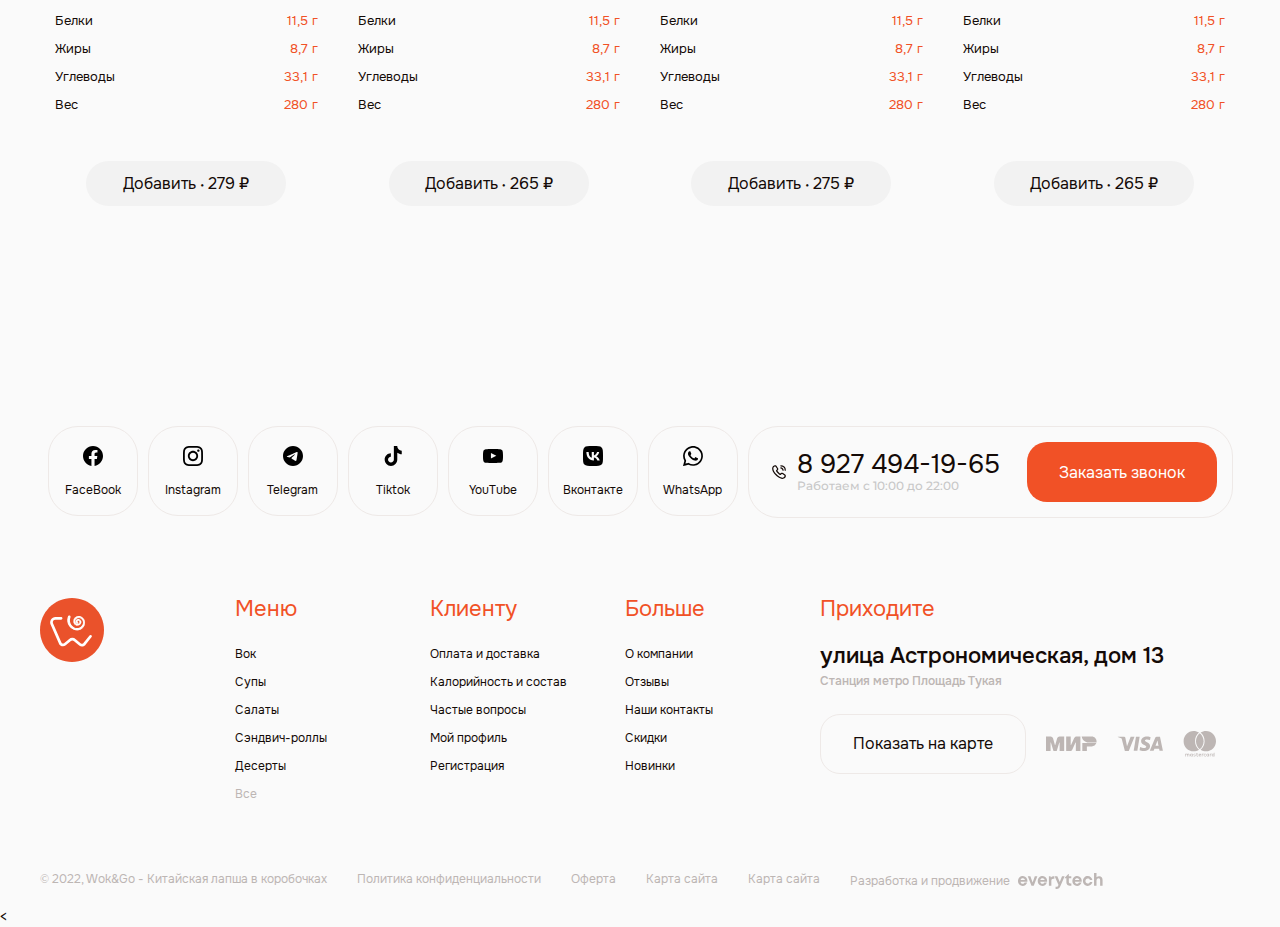
<file: products.html>
<!DOCTYPE html>
<html lang="ru">

<head>
	<title>Главная</title>
	<meta charset="UTF-8" />
	<meta name="format-detection" content="telephone=no" />
	<link rel="stylesheet" href="css/style.min.css?_v=20230126155157" />
	<meta name="viewport" content="width=device-width, initial-scale=1.0" />
	<link rel="shortcut icon" href="img/favicon/favicon.ico" />
	<link rel="apple-touch-icon" sizes="180x180" href="img/favicon/apple-touch-icon.png" />
	<link rel="icon" type="image/png" sizes="32x32" href="img/favicon/favicon-32x32.png" />
	<link rel="icon" type="image/png" sizes="16x16" href="img/favicon/favicon-16x16.png" />
	<link rel="manifest" href="img/favicon/site.webmanifest" />
	<meta name="msapplication-TileColor" content="#da532c">
	<meta name="theme-color" content="#ffffff">
</head>

<body>
	<div class="wrapper">
		<header class="header">
			<div class="header__container">
				<div class="header__wrapper">
					<div class="header__menu menu">
						<button type="button" class="menu__icon icon-menu js-menu"><span></span></button>
						<nav class="menu__body">
							<div class="menu__logo">
								<a href="#">
									<img src="img/icons/logo.svg" alt="">
								</a>
							</div>
							<button type="button" class="btn__close js-menu">
								<svg width="26" height="26" viewBox="0 0 26 26" fill="none" xmlns="http://www.w3.org/2000/svg">
									<path d="M20.3125 5.6875L5.6875 20.3125" stroke="#140A07" stroke-linecap="round" stroke-linejoin="round"></path>
									<path d="M20.3125 20.3125L5.6875 5.6875" stroke="#140A07" stroke-linecap="round" stroke-linejoin="round"></path>
								</svg>
							</button>
							<ul class="menu__list">
								<li class="menu__item">
									<div class="menu__location">
										<button type="button" class="menu__location-button">
											Доставить на <span class="menu__location-address">Восстания 56</span>
										</button>
									</div>
								</li>
								<li class="menu__item">
									<a href="" class="menu__login">
										<svg width="18" height="18" viewBox="0 0 18 18" fill="none" xmlns="http://www.w3.org/2000/svg">
											<path d="M9 9C11.0711 9 12.75 7.32107 12.75 5.25C12.75 3.17893 11.0711 1.5 9 1.5C6.92893 1.5 5.25 3.17893 5.25 5.25C5.25 7.32107 6.92893 9 9 9Z" stroke="#140A07" stroke-width="1.5" stroke-linecap="round" stroke-linejoin="round" />
											<path d="M15.4425 16.5C15.4425 13.5975 12.555 11.25 8.99999 11.25C5.44499 11.25 2.5575 13.5975 2.5575 16.5" stroke="#140A07" stroke-width="1.5" stroke-linecap="round" stroke-linejoin="round" />
										</svg>
										<span>Личный кабинет</span>
									</a>
								</li>
								<li class="menu__item">
									<div class="menu__contacts">
										<a class="menu__phone" href="tel:+79274941965">8 927 494-19-65</a>
										<span class="menu__workTimeText">Работаем с 10:00 до 22:00</span>
									</div>
								</li>
								<li class="menu__item">
									<div class="menu__info">
										<i class="menu__info-icon">
											<svg width="30" height="30" viewBox="0 0 30 30" fill="none" xmlns="http://www.w3.org/2000/svg">
												<path opacity="0.4" d="M27.0625 12.5374C26.575 11.8374 25.7125 11.4374 24.725 11.4374H19.6C19.2625 11.4374 18.95 11.2999 18.7375 11.0499C18.5125 10.7999 18.425 10.4499 18.475 10.0874L19.1125 5.98741C19.3875 4.76241 18.575 3.38741 17.35 2.97491C16.2125 2.54991 14.875 3.12491 14.3375 3.93741L9.0625 11.7749L8.9125 12.0249V23.0749L9.1 23.2624L13.0625 26.3249C13.5875 26.8499 14.775 27.1374 15.6125 27.1374H20.4875C22.1625 27.1374 23.85 25.8749 24.225 24.3374L27.3 14.9749C27.625 14.0874 27.5375 13.2249 27.0625 12.5374Z" fill="#F15126" />
												<path d="M6.5125 7.9751H5.225C3.2875 7.9751 2.5 8.7251 2.5 10.5751V23.1501C2.5 25.0001 3.2875 25.7501 5.225 25.7501H6.5125C8.45 25.7501 9.2375 25.0001 9.2375 23.1501V10.5751C9.2375 8.7251 8.45 7.9751 6.5125 7.9751Z" fill="#F15126" />
											</svg>
										</i>
										<span class="menu__info-text">
											Доставка китайской лапши в Казани
										</span>
									</div>
								</li>
								<div class="menu__item">
									<div class="menu__info">
										<i class="menu__info-icon">
											<svg width="30" height="30" viewBox="0 0 30 30" fill="none" xmlns="http://www.w3.org/2000/svg">
												<path opacity="0.4" d="M22.55 16.9375C22.025 17.45 21.725 18.1875 21.8 18.975C21.9125 20.325 23.15 21.3125 24.5 21.3125H26.875V22.8C26.875 25.3875 24.7625 27.5 22.175 27.5H7.825C5.2375 27.5 3.125 25.3875 3.125 22.8V14.3875C3.125 11.8 5.2375 9.6875 7.825 9.6875H22.175C24.7625 9.6875 26.875 11.8 26.875 14.3875V16.1875H24.35C23.65 16.1875 23.0125 16.4625 22.55 16.9375Z" fill="#F15126" />
												<path d="M18.5625 4.93753V9.68752H7.825C5.2375 9.68752 3.125 11.8 3.125 14.3875V9.80005C3.125 8.31255 4.0375 6.9875 5.425 6.4625L15.35 2.7125C16.9 2.1375 18.5625 3.27503 18.5625 4.93753Z" fill="#F15126" />
												<path d="M28.2 17.4624V20.0375C28.2 20.725 27.65 21.2875 26.95 21.3125H24.5C23.15 21.3125 21.9125 20.325 21.8 18.975C21.725 18.1875 22.025 17.45 22.55 16.9375C23.0125 16.4625 23.65 16.1875 24.35 16.1875H26.95C27.65 16.2125 28.2 16.7749 28.2 17.4624Z" fill="#F15126" />
												<path d="M17.5 15.9375H8.75C8.2375 15.9375 7.8125 15.5125 7.8125 15C7.8125 14.4875 8.2375 14.0625 8.75 14.0625H17.5C18.0125 14.0625 18.4375 14.4875 18.4375 15C18.4375 15.5125 18.0125 15.9375 17.5 15.9375Z" fill="#F15126" />
											</svg>
										</i>
										<span class="menu__info-text">
											Доставляем бесплатно от 499 ₽
										</span>
									</div>
								</div>
							</ul>
						</nav>
					</div>
					<div class="header__left">
						<div class="header__logo">
							<a href="#">
								<img src="img/icons/logo.svg" alt="">
							</a>
						</div>
						<div class="header__location">
							<button type="button" class="header__location-button">
								Доставить на <span class="header__location-address">Восстания 56</span>
							</button>
						</div>
					</div>
					<div class="header__right">
						<div class="header__info">
							<i class="header__info-icon">
								<svg width="30" height="30" viewBox="0 0 30 30" fill="none" xmlns="http://www.w3.org/2000/svg">
									<path opacity="0.4" d="M27.0625 12.5374C26.575 11.8374 25.7125 11.4374 24.725 11.4374H19.6C19.2625 11.4374 18.95 11.2999 18.7375 11.0499C18.5125 10.7999 18.425 10.4499 18.475 10.0874L19.1125 5.98741C19.3875 4.76241 18.575 3.38741 17.35 2.97491C16.2125 2.54991 14.875 3.12491 14.3375 3.93741L9.0625 11.7749L8.9125 12.0249V23.0749L9.1 23.2624L13.0625 26.3249C13.5875 26.8499 14.775 27.1374 15.6125 27.1374H20.4875C22.1625 27.1374 23.85 25.8749 24.225 24.3374L27.3 14.9749C27.625 14.0874 27.5375 13.2249 27.0625 12.5374Z" fill="#F15126" />
									<path d="M6.5125 7.9751H5.225C3.2875 7.9751 2.5 8.7251 2.5 10.5751V23.1501C2.5 25.0001 3.2875 25.7501 5.225 25.7501H6.5125C8.45 25.7501 9.2375 25.0001 9.2375 23.1501V10.5751C9.2375 8.7251 8.45 7.9751 6.5125 7.9751Z" fill="#F15126" />
								</svg>
							</i>
							<span class="header__info-text">
								Доставка китайской лапши в Казани
							</span>
						</div>
						<div class="header__info">
							<i class="header__info-icon">
								<svg width="30" height="30" viewBox="0 0 30 30" fill="none" xmlns="http://www.w3.org/2000/svg">
									<path opacity="0.4" d="M22.55 16.9375C22.025 17.45 21.725 18.1875 21.8 18.975C21.9125 20.325 23.15 21.3125 24.5 21.3125H26.875V22.8C26.875 25.3875 24.7625 27.5 22.175 27.5H7.825C5.2375 27.5 3.125 25.3875 3.125 22.8V14.3875C3.125 11.8 5.2375 9.6875 7.825 9.6875H22.175C24.7625 9.6875 26.875 11.8 26.875 14.3875V16.1875H24.35C23.65 16.1875 23.0125 16.4625 22.55 16.9375Z" fill="#F15126" />
									<path d="M18.5625 4.93753V9.68752H7.825C5.2375 9.68752 3.125 11.8 3.125 14.3875V9.80005C3.125 8.31255 4.0375 6.9875 5.425 6.4625L15.35 2.7125C16.9 2.1375 18.5625 3.27503 18.5625 4.93753Z" fill="#F15126" />
									<path d="M28.2 17.4624V20.0375C28.2 20.725 27.65 21.2875 26.95 21.3125H24.5C23.15 21.3125 21.9125 20.325 21.8 18.975C21.725 18.1875 22.025 17.45 22.55 16.9375C23.0125 16.4625 23.65 16.1875 24.35 16.1875H26.95C27.65 16.2125 28.2 16.7749 28.2 17.4624Z" fill="#F15126" />
									<path d="M17.5 15.9375H8.75C8.2375 15.9375 7.8125 15.5125 7.8125 15C7.8125 14.4875 8.2375 14.0625 8.75 14.0625H17.5C18.0125 14.0625 18.4375 14.4875 18.4375 15C18.4375 15.5125 18.0125 15.9375 17.5 15.9375Z" fill="#F15126" />
								</svg>
							</i>
							<span class="header__info-text">
								Доставляем бесплатно от 499 ₽
							</span>
						</div>
						<div class="header__contacts">
							<a class="header__phone" href="tel:+79274941965">8 927 494-19-65</a>
							<span class="header__workTimeText">Работаем с 10:00 до 22:00</span>
						</div>
						<a href="" class="header__login">
							<svg width="18" height="18" viewBox="0 0 18 18" fill="none" xmlns="http://www.w3.org/2000/svg">
								<path d="M9 9C11.0711 9 12.75 7.32107 12.75 5.25C12.75 3.17893 11.0711 1.5 9 1.5C6.92893 1.5 5.25 3.17893 5.25 5.25C5.25 7.32107 6.92893 9 9 9Z" stroke="#140A07" stroke-width="1.5" stroke-linecap="round" stroke-linejoin="round" />
								<path d="M15.4425 16.5C15.4425 13.5975 12.555 11.25 8.99999 11.25C5.44499 11.25 2.5575 13.5975 2.5575 16.5" stroke="#140A07" stroke-width="1.5" stroke-linecap="round" stroke-linejoin="round" />
							</svg>
						</a>
					</div>

				</div>
				<div class="header__inner">
					<div class="header__menu-container">
						<div class="header__menu-icons">
							<svg width="68" height="20" viewBox="0 0 68 20" fill="none" xmlns="http://www.w3.org/2000/svg">
								<circle cx="58" cy="10" r="10" fill="#F15126" />
								<circle cx="34" cy="10" r="10" fill="#F15126" />
								<path d="M58.28 14.6199L62.27 10.6299C63.25 9.6499 63.39 8.0399 62.48 6.9899C62.27 6.7099 61.99 6.4999 61.64 6.3599C61.29 6.2199 61.01 6.1499 60.66 6.1499C60.31 6.1499 59.96 6.2199 59.61 6.3599C59.26 6.4999 58.98 6.7099 58.77 6.9199L58 7.6199L57.37 6.9899C56.39 6.0099 54.78 5.8699 53.73 6.7799C53.45 6.9899 53.24 7.2699 53.1 7.6199C52.96 7.8999 52.89 8.2499 52.89 8.5999C52.89 8.9499 52.96 9.2999 53.1 9.6499C53.24 9.9999 53.45 10.2799 53.66 10.4899L57.79 14.6199C57.86 14.6899 57.93 14.7599 58.07 14.7599C58.07 14.6899 58.21 14.6899 58.28 14.6199Z" fill="white" />
								<path d="M35.0555 3.65625C32.6547 5.03984 32.9445 8.93359 32.9445 8.93359C32.9445 8.93359 31.8891 8.57812 31.8891 6.99766C30.6258 7.73047 29.7781 9.13594 29.7781 10.7C29.7781 13.0297 31.6703 14.9219 34 14.9219C36.3297 14.9219 38.2219 13.0297 38.2219 10.7C38.2219 7.26563 35.0555 6.56016 35.0555 3.65625ZM34.3664 13.4672C33.5133 13.6805 32.6602 13.1609 32.4469 12.3133C32.2336 11.4656 32.7531 10.607 33.6008 10.3937C35.6516 9.87969 35.9031 8.73125 35.9031 8.73125C35.9031 8.73125 36.9258 12.8328 34.3664 13.4672Z" fill="white" />
								<circle cx="10" cy="10" r="10" fill="#F15126" />
								<path d="M8.59061 7.91648C9.01677 7.12025 8.71676 6.1293 7.92052 5.70314C7.12429 5.27698 6.13334 5.57699 5.70718 6.37322C5.28102 7.16946 5.58103 8.16041 6.37726 8.58657C7.1735 9.01273 8.16445 8.71272 8.59061 7.91648Z" fill="white" />
								<path d="M13.3579 5.67952V5.68499C13.0079 5.41155 12.4938 5.47171 12.2094 5.82718L6.50005 13.1662C6.22662 13.5162 6.28677 14.0303 6.64224 14.3147C7.00318 14.5881 7.51177 14.528 7.79068 14.1725L13.5001 6.82796C13.7735 6.47249 13.7079 5.9639 13.3579 5.67952Z" fill="white" />
								<path d="M12.8493 11.2139C11.9469 11.2139 11.2141 11.9467 11.2141 12.849C11.2141 13.7514 11.9469 14.4842 12.8493 14.4842C13.7516 14.4842 14.4844 13.7514 14.4844 12.849C14.4844 11.9467 13.7516 11.2139 12.8493 11.2139Z" fill="white" />
							</svg>
						</div>
						<nav class="scroll-nav">
							<div class="scroll-nav__slider swiper">
								<div class="scroll-nav__wrapper swiper-wrapper">
									<div class="scroll-nav__slide swiper-slide">
										<a href="" class="scroll-nav__link">
											Акции
										</a>
										<a href="" class="scroll-nav__link _active">
											Хиты
										</a>
										<a href="" class="scroll-nav__link">
											Вок
										</a>
									</div>
									<div class="scroll-nav__slide swiper-slide">
										<a href="" class="scroll-nav__link">
											Супы
										</a>
										<a href="" class="scroll-nav__link">
											Салаты
										</a>
										<a href="" class="scroll-nav__link">
											Сэндвич-роллы
										</a>
									</div>
									<div class="scroll-nav__slide swiper-slide">
										<a href="" class="scroll-nav__link">
											Десерты
										</a>
										<a href="" class="scroll-nav__link">
											Напитки
										</a>
										<a href="" class="scroll-nav__link">
											Соусы
										</a>
									</div>
								</div>

								<button type="button" class="scroll-nav__prev prev">
									<svg width="20" height="20" viewBox="0 0 20 20" fill="none" xmlns="http://www.w3.org/2000/svg">
										<path d="M12.5 16.25L6.25 10L12.5 3.75" stroke="black" stroke-linecap="round" stroke-linejoin="round" />
									</svg>
								</button>
								<button type="button" class="scroll-nav__next next">
									<svg width="20" height="20" viewBox="0 0 20 20" fill="none" xmlns="http://www.w3.org/2000/svg">
										<path d="M7.5 16.25L13.75 10L7.5 3.75" stroke="black" stroke-linecap="round" stroke-linejoin="round" />
									</svg>
								</button>

							</div>
						</nav>
					</div>

					<div class="header__basket js-basket">
						<span class="header__basket-count">
							3
						</span>
						<p class="header__basket-text">
							Корзина
						</p>
						<i class="header__basket-icon">
							<svg width="24" height="24" viewBox="0 0 24 24" fill="none" xmlns="http://www.w3.org/2000/svg">
								<path d="M8.40002 5.5H15.6C19 5.5 19.34 7.09 19.57 9.03L20.47 16.53C20.76 18.99 20 21 16.5 21H7.51003C4.00003 21 3.24002 18.99 3.54002 16.53L4.44003 9.03C4.66003 7.09 5.00002 5.5 8.40002 5.5Z" stroke="white" stroke-width="1.5" stroke-linecap="round" stroke-linejoin="round" />
								<path d="M8 7V3.5C8 2 9 1 10.5 1H13.5C15 1 16 2 16 3.5V7" stroke="white" stroke-width="1.5" stroke-linecap="round" stroke-linejoin="round" />
								<path d="M20.41 16.03H8" stroke="white" stroke-width="1.5" stroke-linecap="round" stroke-linejoin="round" />
							</svg>
						</i>
					</div>
				</div>

			</div>
		</header>
		<main class="page">
			<section class="products-wrapper">
				<div class="products__container">
					<div class="products-inner">
						<div data-tabs class="products-tabs">
							<div class="products-tabs__wrap">
								<span class="products-tabs__text"> Выберите категорию: </span>
								<nav data-tabs-titles class="products-tabs__navigation">
									<button type="button" class="products-tabs__title _tab-active">
										Вок
									</button>
									<button type="button" class="products-tabs__title">Супы</button>
									<button type="button" class="products-tabs__title">Салаты</button>
									<button type="button" class="products-tabs__title">
										Сэндвич-роллы
									</button>
									<button type="button" class="products-tabs__title">Десерты</button>
								</nav>
							</div>
							<div data-tabs-body class="products-tabs__content">
								<div class="products-tabs__body">
									<div class="products__row">
										<h1 class="title-main">Вок классика</h1>
										<div class="products__list">
											<div class="product-card">
												<div class="product-card__image">
													<a href="" class="product-card__link" data-popup="#popup">
														<div class="product-card__label">Хит</div>
														<img src="img/products/wok/1.png" alt="" />
														<div class="product-card__layer"></div>
													</a>
												</div>
												<div class="product-card__body">
													<div class="product-card__weight">280 г</div>
													<h3 class="product-card__name">Classic с курочкой</h3>
													<p class="product-card__desc">
														Курица, перец болгарский, фасоль стручко
													</p>

													<div class="characteristic">
														<h5 class="characteristic__title">
															Пищевая ценность на 100г.
														</h5>
														<ul class="characteristic__list">
															<li class="characteristic__item">
																<div class="characteristic__value-left">
																	Энерг. ценность
																</div>
																<div class="characteristic__value-right">
																	264 ккал
																</div>
															</li>
															<li class="characteristic__item">
																<div class="characteristic__value-left">Белки</div>
																<div class="characteristic__value-right">11,5 г</div>
															</li>
															<li class="characteristic__item">
																<div class="characteristic__value-left">Жиры</div>
																<div class="characteristic__value-right">8,7 г</div>
															</li>
															<li class="characteristic__item">
																<div class="characteristic__value-left">Углеводы</div>
																<div class="characteristic__value-right">33,1 г</div>
															</li>
															<li class="characteristic__item">
																<div class="characteristic__value-left">Вес</div>
																<div class="characteristic__value-right">280 г</div>
															</li>
														</ul>
													</div>

													<div class="product-card__controls">
														<button type="button" class="product-card__button js-add">
															<div class="product-card__wrap">
																<span class="product-card__text"> Добавить </span>
																<span class="product-card__price"> 245 ₽ </span>
															</div>
														</button>
														<div class="product-card__quantity quantity">
															<div class="quantity__button quantity__button_minus _icon-minus"></div>
															<div class="quantity__input">
																<input autocomplete="off" type="text" value="1" />
															</div>
															<div class="quantity__button quantity__button_plus _icon-plus"></div>
														</div>
													</div>
												</div>
											</div>
											<div class="product-card">
												<div class="product-card__image">
													<a href="" class="product-card__link" data-popup="#popup">
														<img src="img/products/wok/2.png" alt="" />
														<div class="product-card__layer"></div>
													</a>
												</div>
												<div class="product-card__body">
													<div class="product-card__weight">280 г</div>
													<h3 class="product-card__name">Classic с курочкой</h3>
													<p class="product-card__desc">
														Курица, кальмары, салатные креветки, кит
													</p>
													<div class="characteristic">
														<h5 class="characteristic__title">
															Пищевая ценность на 100г.
														</h5>
														<ul class="characteristic__list">
															<li class="characteristic__item">
																<div class="characteristic__value-left">
																	Энерг. ценность
																</div>
																<div class="characteristic__value-right">
																	264 ккал
																</div>
															</li>
															<li class="characteristic__item">
																<div class="characteristic__value-left">Белки</div>
																<div class="characteristic__value-right">11,5 г</div>
															</li>
															<li class="characteristic__item">
																<div class="characteristic__value-left">Жиры</div>
																<div class="characteristic__value-right">8,7 г</div>
															</li>
															<li class="characteristic__item">
																<div class="characteristic__value-left">Углеводы</div>
																<div class="characteristic__value-right">33,1 г</div>
															</li>
															<li class="characteristic__item">
																<div class="characteristic__value-left">Вес</div>
																<div class="characteristic__value-right">280 г</div>
															</li>
														</ul>
													</div>
													<div class="product-card__controls">
														<button type="button" class="product-card__button js-add">
															<div class="product-card__wrap">
																<span class="product-card__text"> Добавить </span>
																<span class="product-card__price"> 245 ₽ </span>
															</div>
														</button>
														<div class="product-card__quantity quantity">
															<div class="quantity__button quantity__button_minus _icon-minus"></div>
															<div class="quantity__input">
																<input autocomplete="off" type="text" value="1" />
															</div>
															<div class="quantity__button quantity__button_plus _icon-plus"></div>
														</div>
													</div>
												</div>
											</div>
											<div class="product-card">
												<div class="product-card__image">
													<a href="" class="product-card__link" data-popup="#popup">
														<img src="img/products/wok/3.png" alt="" />
														<div class="product-card__layer"></div>
													</a>
												</div>
												<div class="product-card__body">
													<div class="product-card__weight">280 г</div>
													<h3 class="product-card__name">Classic с грибами</h3>
													<p class="product-card__desc">
														Шампиньоны, перец болгарский, фасоль
													</p>
													<div class="characteristic">
														<h5 class="characteristic__title">
															Пищевая ценность на 100г.
														</h5>
														<ul class="characteristic__list">
															<li class="characteristic__item">
																<div class="characteristic__value-left">
																	Энерг. ценность
																</div>
																<div class="characteristic__value-right">
																	264 ккал
																</div>
															</li>
															<li class="characteristic__item">
																<div class="characteristic__value-left">Белки</div>
																<div class="characteristic__value-right">11,5 г</div>
															</li>
															<li class="characteristic__item">
																<div class="characteristic__value-left">Жиры</div>
																<div class="characteristic__value-right">8,7 г</div>
															</li>
															<li class="characteristic__item">
																<div class="characteristic__value-left">Углеводы</div>
																<div class="characteristic__value-right">33,1 г</div>
															</li>
															<li class="characteristic__item">
																<div class="characteristic__value-left">Вес</div>
																<div class="characteristic__value-right">280 г</div>
															</li>
														</ul>
													</div>
													<div class="product-card__controls">
														<button type="button" class="product-card__button js-add">
															<div class="product-card__wrap">
																<span class="product-card__text"> Добавить </span>
																<span class="product-card__price"> 235 ₽ </span>
															</div>
														</button>
														<div class="product-card__quantity quantity">
															<div class="quantity__button quantity__button_minus _icon-minus"></div>
															<div class="quantity__input">
																<input autocomplete="off" type="text" value="1" />
															</div>
															<div class="quantity__button quantity__button_plus _icon-plus"></div>
														</div>
													</div>
												</div>
											</div>
											<div class="product-card">
												<div class="product-card__image">
													<a href="" class="product-card__link" data-popup="#popup">
														<div class="product-card__label">Новинка</div>
														<img src="img/products/wok/4.png" alt="" />
														<div class="product-card__layer"></div>
													</a>
												</div>
												<div class="product-card__body">
													<div class="product-card__weight">280 г</div>
													<h3 class="product-card__name">Вок Море</h3>
													<p class="product-card__desc">
														Салатные креветки, кальмары, мидии, фас
													</p>
													<div class="characteristic">
														<h5 class="characteristic__title">
															Пищевая ценность на 100г.
														</h5>
														<ul class="characteristic__list">
															<li class="characteristic__item">
																<div class="characteristic__value-left">
																	Энерг. ценность
																</div>
																<div class="characteristic__value-right">
																	264 ккал
																</div>
															</li>
															<li class="characteristic__item">
																<div class="characteristic__value-left">Белки</div>
																<div class="characteristic__value-right">11,5 г</div>
															</li>
															<li class="characteristic__item">
																<div class="characteristic__value-left">Жиры</div>
																<div class="characteristic__value-right">8,7 г</div>
															</li>
															<li class="characteristic__item">
																<div class="characteristic__value-left">Углеводы</div>
																<div class="characteristic__value-right">33,1 г</div>
															</li>
															<li class="characteristic__item">
																<div class="characteristic__value-left">Вес</div>
																<div class="characteristic__value-right">280 г</div>
															</li>
														</ul>
													</div>
													<div class="product-card__controls">
														<button type="button" class="product-card__button js-add">
															<div class="product-card__wrap">
																<span class="product-card__text"> Добавить </span>
																<span class="product-card__price"> 279 ₽ </span>
															</div>
														</button>
														<div class="product-card__quantity quantity">
															<div class="quantity__button quantity__button_minus _icon-minus"></div>
															<div class="quantity__input">
																<input autocomplete="off" type="text" value="1" />
															</div>
															<div class="quantity__button quantity__button_plus _icon-plus"></div>
														</div>
													</div>
												</div>
											</div>
										</div>
									</div>
									<div class="products__row">
										<h1 class="title-main">Фирменная лапша</h1>
										<div class="products__list">
											<div class="product-card">
												<div class="product-card__image">
													<a href="" class="product-card__link" data-popup="#popup">
														<div class="product-card__label">Новинка</div>
														<img src="img/products/pasta/1.png" alt="" />
														<div class="product-card__layer"></div>
													</a>
												</div>
												<div class="product-card__body">
													<div class="product-card__weight">280 г</div>
													<h3 class="product-card__name">Вок Море</h3>
													<p class="product-card__desc">
														Салатные креветки, кальмары, мидии, фас
													</p>
													<div class="characteristic">
														<h5 class="characteristic__title">
															Пищевая ценность на 100г.
														</h5>
														<ul class="characteristic__list">
															<li class="characteristic__item">
																<div class="characteristic__value-left">
																	Энерг. ценность
																</div>
																<div class="characteristic__value-right">264 ккал</div>
															</li>
															<li class="characteristic__item">
																<div class="characteristic__value-left">Белки</div>
																<div class="characteristic__value-right">11,5 г</div>
															</li>
															<li class="characteristic__item">
																<div class="characteristic__value-left">Жиры</div>
																<div class="characteristic__value-right">8,7 г</div>
															</li>
															<li class="characteristic__item">
																<div class="characteristic__value-left">Углеводы</div>
																<div class="characteristic__value-right">33,1 г</div>
															</li>
															<li class="characteristic__item">
																<div class="characteristic__value-left">Вес</div>
																<div class="characteristic__value-right">280 г</div>
															</li>
														</ul>
													</div>
													<div class="product-card__controls">
														<button type="button" class="product-card__button js-add">
															<div class="product-card__wrap">
																<span class="product-card__text"> Добавить </span>
																<span class="product-card__price"> 279 ₽ </span>
															</div>
														</button>
														<div class="product-card__quantity quantity">
															<div class="quantity__button quantity__button_minus _icon-minus"></div>
															<div class="quantity__input">
																<input autocomplete="off" type="text" value="1" />
															</div>
															<div class="quantity__button quantity__button_plus _icon-plus"></div>
														</div>
													</div>
												</div>
											</div>
											<div class="product-card">
												<div class="product-card__image">
													<a href="" class="product-card__link" data-popup="#popup">
														<img src="img/products/pasta/2.png" alt="" />
														<div class="product-card__layer"></div>
													</a>
												</div>
												<div class="product-card__body">
													<div class="product-card__weight">280 г</div>
													<h3 class="product-card__name">Самый сырный</h3>
													<p class="product-card__desc">
														Курица, сыр моцарелла, томаты, брокколи,
													</p>
													<div class="characteristic">
														<h5 class="characteristic__title">
															Пищевая ценность на 100г.
														</h5>
														<ul class="characteristic__list">
															<li class="characteristic__item">
																<div class="characteristic__value-left">
																	Энерг. ценность
																</div>
																<div class="characteristic__value-right">264 ккал</div>
															</li>
															<li class="characteristic__item">
																<div class="characteristic__value-left">Белки</div>
																<div class="characteristic__value-right">11,5 г</div>
															</li>
															<li class="characteristic__item">
																<div class="characteristic__value-left">Жиры</div>
																<div class="characteristic__value-right">8,7 г</div>
															</li>
															<li class="characteristic__item">
																<div class="characteristic__value-left">Углеводы</div>
																<div class="characteristic__value-right">33,1 г</div>
															</li>
															<li class="characteristic__item">
																<div class="characteristic__value-left">Вес</div>
																<div class="characteristic__value-right">280 г</div>
															</li>
														</ul>
													</div>
													<div class="product-card__controls">
														<button type="button" class="product-card__button js-add">
															<div class="product-card__wrap">
																<span class="product-card__text"> Добавить </span>
																<span class="product-card__price"> 265 ₽ </span>
															</div>
														</button>
														<div class="product-card__quantity quantity">
															<div class="quantity__button quantity__button_minus _icon-minus"></div>
															<div class="quantity__input">
																<input autocomplete="off" type="text" value="1" />
															</div>
															<div class="quantity__button quantity__button_plus _icon-plus"></div>
														</div>
													</div>
												</div>
											</div>
											<div class="product-card">
												<div class="product-card__image">
													<a href="" class="product-card__link" data-popup="#popup">
														<img src="img/products/pasta/3.png" alt="" />
														<div class="product-card__layer"></div>
													</a>
												</div>
												<div class="product-card__body">
													<div class="product-card__weight">280 г</div>
													<h3 class="product-card__name">Курица, кальмары, креветки</h3>
													<p class="product-card__desc">
														Курица, кальмары, салатные креветки, кит
													</p>
													<div class="characteristic">
														<h5 class="characteristic__title">
															Пищевая ценность на 100г.
														</h5>
														<ul class="characteristic__list">
															<li class="characteristic__item">
																<div class="characteristic__value-left">
																	Энерг. ценность
																</div>
																<div class="characteristic__value-right">264 ккал</div>
															</li>
															<li class="characteristic__item">
																<div class="characteristic__value-left">Белки</div>
																<div class="characteristic__value-right">11,5 г</div>
															</li>
															<li class="characteristic__item">
																<div class="characteristic__value-left">Жиры</div>
																<div class="characteristic__value-right">8,7 г</div>
															</li>
															<li class="characteristic__item">
																<div class="characteristic__value-left">Углеводы</div>
																<div class="characteristic__value-right">33,1 г</div>
															</li>
															<li class="characteristic__item">
																<div class="characteristic__value-left">Вес</div>
																<div class="characteristic__value-right">280 г</div>
															</li>
														</ul>
													</div>
													<div class="product-card__controls">
														<button type="button" class="product-card__button js-add">
															<div class="product-card__wrap">
																<span class="product-card__text"> Добавить </span>
																<span class="product-card__price"> 275 ₽ </span>
															</div>
														</button>
														<div class="product-card__quantity quantity">
															<div class="quantity__button quantity__button_minus _icon-minus"></div>
															<div class="quantity__input">
																<input autocomplete="off" type="text" value="1" />
															</div>
															<div class="quantity__button quantity__button_plus _icon-plus"></div>
														</div>
													</div>
												</div>
											</div>
											<div class="product-card">
												<div class="product-card__image">
													<a href="" class="product-card__link" data-popup="#popup">
														<img src="img/products/pasta/4.png" alt="" />
														<div class="product-card__layer"></div>
													</a>
												</div>
												<div class="product-card__body">
													<div class="product-card__weight">280 г</div>
													<h3 class="product-card__name">Кокосовый</h3>
													<p class="product-card__desc">
														Курочка, перец болгарский, лук репчатый,
													</p>
													<div class="characteristic">
														<h5 class="characteristic__title">
															Пищевая ценность на 100г.
														</h5>
														<ul class="characteristic__list">
															<li class="characteristic__item">
																<div class="characteristic__value-left">
																	Энерг. ценность
																</div>
																<div class="characteristic__value-right">264 ккал</div>
															</li>
															<li class="characteristic__item">
																<div class="characteristic__value-left">Белки</div>
																<div class="characteristic__value-right">11,5 г</div>
															</li>
															<li class="characteristic__item">
																<div class="characteristic__value-left">Жиры</div>
																<div class="characteristic__value-right">8,7 г</div>
															</li>
															<li class="characteristic__item">
																<div class="characteristic__value-left">Углеводы</div>
																<div class="characteristic__value-right">33,1 г</div>
															</li>
															<li class="characteristic__item">
																<div class="characteristic__value-left">Вес</div>
																<div class="characteristic__value-right">280 г</div>
															</li>
														</ul>
													</div>
													<div class="product-card__controls">
														<button type="button" class="product-card__button js-add">
															<div class="product-card__wrap">
																<span class="product-card__text"> Добавить </span>
																<span class="product-card__price"> 265 ₽ </span>
															</div>
														</button>
														<div class="product-card__quantity quantity">
															<div class="quantity__button quantity__button_minus _icon-minus"></div>
															<div class="quantity__input">
																<input autocomplete="off" type="text" value="1" />
															</div>
															<div class="quantity__button quantity__button_plus _icon-plus"></div>
														</div>
													</div>
												</div>
											</div>
										</div>
									</div>
								</div>
								<div class="products-tabs__body">
									<div class="products__row">
										<h1 class="title-main">Супы</h1>
										<div class="products__list">
											<div class="product-card">
												<div class="product-card__image">
													<a href="" class="product-card__link" data-popup="#popup">
														<div class="product-card__label">Хит</div>
														<img src="img/products/salad/1.png" alt="" />
														<div class="product-card__layer"></div>
													</a>
												</div>
												<div class="product-card__body">
													<div class="product-card__weight">280 г</div>
													<h3 class="product-card__name">Чука в ореховом соусе</h3>
													<p class="product-card__desc">
														Салат Чука, салат айсберг, пекинская капу
													</p>
													<div class="characteristic">
														<h5 class="characteristic__title">
															Пищевая ценность на 100г.
														</h5>
														<ul class="characteristic__list">
															<li class="characteristic__item">
																<div class="characteristic__value-left">
																	Энерг. ценность
																</div>
																<div class="characteristic__value-right">264 ккал</div>
															</li>
															<li class="characteristic__item">
																<div class="characteristic__value-left">Белки</div>
																<div class="characteristic__value-right">11,5 г</div>
															</li>
															<li class="characteristic__item">
																<div class="characteristic__value-left">Жиры</div>
																<div class="characteristic__value-right">8,7 г</div>
															</li>
															<li class="characteristic__item">
																<div class="characteristic__value-left">Углеводы</div>
																<div class="characteristic__value-right">33,1 г</div>
															</li>
															<li class="characteristic__item">
																<div class="characteristic__value-left">Вес</div>
																<div class="characteristic__value-right">280 г</div>
															</li>
														</ul>
													</div>
													<div class="product-card__controls">
														<button type="button" class="product-card__button js-add">
															<div class="product-card__wrap">
																<span class="product-card__text"> Добавить </span>
																<span class="product-card__price"> 175 ₽ </span>
															</div>
														</button>
														<div class="product-card__quantity quantity">
															<div class="quantity__button quantity__button_minus _icon-minus"></div>
															<div class="quantity__input">
																<input autocomplete="off" type="text" value="1" />
															</div>
															<div class="quantity__button quantity__button_plus _icon-plus"></div>
														</div>
													</div>
												</div>
											</div>
											<div class="product-card">
												<div class="product-card__image">
													<a href="" class="product-card__link" data-popup="#popup">
														<img src="img/products/salad/2.png" alt="" />
														<div class="product-card__layer"></div>
													</a>
												</div>
												<div class="product-card__body">
													<div class="product-card__weight">280 г</div>
													<h3 class="product-card__name">Том Ям</h3>
													<p class="product-card__desc">
														Бульон том ям, тигровые креветки, кальм
													</p>
													<div class="characteristic">
														<h5 class="characteristic__title">
															Пищевая ценность на 100г.
														</h5>
														<ul class="characteristic__list">
															<li class="characteristic__item">
																<div class="characteristic__value-left">
																	Энерг. ценность
																</div>
																<div class="characteristic__value-right">264 ккал</div>
															</li>
															<li class="characteristic__item">
																<div class="characteristic__value-left">Белки</div>
																<div class="characteristic__value-right">11,5 г</div>
															</li>
															<li class="characteristic__item">
																<div class="characteristic__value-left">Жиры</div>
																<div class="characteristic__value-right">8,7 г</div>
															</li>
															<li class="characteristic__item">
																<div class="characteristic__value-left">Углеводы</div>
																<div class="characteristic__value-right">33,1 г</div>
															</li>
															<li class="characteristic__item">
																<div class="characteristic__value-left">Вес</div>
																<div class="characteristic__value-right">280 г</div>
															</li>
														</ul>
													</div>
													<div class="product-card__controls">
														<button type="button" class="product-card__button js-add">
															<div class="product-card__wrap">
																<span class="product-card__text"> Добавить </span>
																<span class="product-card__price"> 269 ₽ </span>
															</div>
														</button>
														<div class="product-card__quantity quantity">
															<div class="quantity__button quantity__button_minus _icon-minus"></div>
															<div class="quantity__input">
																<input autocomplete="off" type="text" value="1" />
															</div>
															<div class="quantity__button quantity__button_plus _icon-plus"></div>
														</div>
													</div>
												</div>
											</div>
											<div class="product-card">
												<div class="product-card__image">
													<a href="" class="product-card__link" data-popup="#popup">
														<div class="product-card__label">Новинка</div>
														<img src="img/products/salad/3.png" alt="" />
														<div class="product-card__layer"></div>
													</a>
												</div>
												<div class="product-card__body">
													<div class="product-card__weight">280 г</div>
													<h3 class="product-card__name">Итальянский салат</h3>
													<p class="product-card__desc">
														Салат айсберг, пекинская капуста, курица
													</p>
													<div class="characteristic">
														<h5 class="characteristic__title">
															Пищевая ценность на 100г.
														</h5>
														<ul class="characteristic__list">
															<li class="characteristic__item">
																<div class="characteristic__value-left">
																	Энерг. ценность
																</div>
																<div class="characteristic__value-right">264 ккал</div>
															</li>
															<li class="characteristic__item">
																<div class="characteristic__value-left">Белки</div>
																<div class="characteristic__value-right">11,5 г</div>
															</li>
															<li class="characteristic__item">
																<div class="characteristic__value-left">Жиры</div>
																<div class="characteristic__value-right">8,7 г</div>
															</li>
															<li class="characteristic__item">
																<div class="characteristic__value-left">Углеводы</div>
																<div class="characteristic__value-right">33,1 г</div>
															</li>
															<li class="characteristic__item">
																<div class="characteristic__value-left">Вес</div>
																<div class="characteristic__value-right">280 г</div>
															</li>
														</ul>
													</div>
													<div class="product-card__controls">
														<button type="button" class="product-card__button js-add">
															<div class="product-card__wrap">
																<span class="product-card__text"> Добавить </span>
																<span class="product-card__price"> 175 ₽ </span>
															</div>
														</button>
														<div class="product-card__quantity quantity">
															<div class="quantity__button quantity__button_minus _icon-minus"></div>
															<div class="quantity__input">
																<input autocomplete="off" type="text" value="1" />
															</div>
															<div class="quantity__button quantity__button_plus _icon-plus"></div>
														</div>
													</div>
												</div>
											</div>
											<div class="product-card">
												<div class="product-card__image">
													<a href="" class="product-card__link" data-popup="#popup">
														<img src="img/products/salad/4.png" alt="" />
														<div class="product-card__layer"></div>
													</a>
												</div>
												<div class="product-card__body">
													<div class="product-card__weight">280 г</div>
													<h3 class="product-card__name">Курица, кальмары, креветки</h3>
													<p class="product-card__desc">
														Курица, кальмары, салатные креветки, кит
													</p>
													<div class="characteristic">
														<h5 class="characteristic__title">
															Пищевая ценность на 100г.
														</h5>
														<ul class="characteristic__list">
															<li class="characteristic__item">
																<div class="characteristic__value-left">
																	Энерг. ценность
																</div>
																<div class="characteristic__value-right">264 ккал</div>
															</li>
															<li class="characteristic__item">
																<div class="characteristic__value-left">Белки</div>
																<div class="characteristic__value-right">11,5 г</div>
															</li>
															<li class="characteristic__item">
																<div class="characteristic__value-left">Жиры</div>
																<div class="characteristic__value-right">8,7 г</div>
															</li>
															<li class="characteristic__item">
																<div class="characteristic__value-left">Углеводы</div>
																<div class="characteristic__value-right">33,1 г</div>
															</li>
															<li class="characteristic__item">
																<div class="characteristic__value-left">Вес</div>
																<div class="characteristic__value-right">280 г</div>
															</li>
														</ul>
													</div>
													<div class="product-card__controls">
														<button type="button" class="product-card__button js-add">
															<div class="product-card__wrap">
																<span class="product-card__text"> Добавить </span>
																<span class="product-card__price"> 275 ₽ </span>
															</div>
														</button>
														<div class="product-card__quantity quantity">
															<div class="quantity__button quantity__button_minus _icon-minus"></div>
															<div class="quantity__input">
																<input autocomplete="off" type="text" value="1" />
															</div>
															<div class="quantity__button quantity__button_plus _icon-plus"></div>
														</div>
													</div>
												</div>
											</div>
										</div>
									</div>
								</div>
								<div class="products-tabs__body">
									<div class="products__row">
										<h1 class="title-main">Салаты</h1>
										<div class="products__list">
											<div class="product-card">
												<div class="product-card__image">
													<a href="" class="product-card__link" data-popup="#popup">
														<div class="product-card__label">Хит</div>
														<img src="img/products/salad/1.png" alt="" />
														<div class="product-card__layer"></div>
													</a>
												</div>
												<div class="product-card__body">
													<div class="product-card__weight">280 г</div>
													<h3 class="product-card__name">Чука в ореховом соусе</h3>
													<p class="product-card__desc">
														Салат Чука, салат айсберг, пекинская капу
													</p>
													<div class="characteristic">
														<h5 class="characteristic__title">
															Пищевая ценность на 100г.
														</h5>
														<ul class="characteristic__list">
															<li class="characteristic__item">
																<div class="characteristic__value-left">
																	Энерг. ценность
																</div>
																<div class="characteristic__value-right">264 ккал</div>
															</li>
															<li class="characteristic__item">
																<div class="characteristic__value-left">Белки</div>
																<div class="characteristic__value-right">11,5 г</div>
															</li>
															<li class="characteristic__item">
																<div class="characteristic__value-left">Жиры</div>
																<div class="characteristic__value-right">8,7 г</div>
															</li>
															<li class="characteristic__item">
																<div class="characteristic__value-left">Углеводы</div>
																<div class="characteristic__value-right">33,1 г</div>
															</li>
															<li class="characteristic__item">
																<div class="characteristic__value-left">Вес</div>
																<div class="characteristic__value-right">280 г</div>
															</li>
														</ul>
													</div>
													<div class="product-card__controls">
														<button type="button" class="product-card__button js-add">
															<div class="product-card__wrap">
																<span class="product-card__text"> Добавить </span>
																<span class="product-card__price"> 175 ₽ </span>
															</div>
														</button>
														<div class="product-card__quantity quantity">
															<div class="quantity__button quantity__button_minus _icon-minus"></div>
															<div class="quantity__input">
																<input autocomplete="off" type="text" value="1" />
															</div>
															<div class="quantity__button quantity__button_plus _icon-plus"></div>
														</div>
													</div>
												</div>
											</div>
											<div class="product-card">
												<div class="product-card__image">
													<a href="" class="product-card__link" data-popup="#popup">
														<img src="img/products/salad/2.png" alt="" />
														<div class="product-card__layer"></div>
													</a>
												</div>
												<div class="product-card__body">
													<div class="product-card__weight">280 г</div>
													<h3 class="product-card__name">Том Ям</h3>
													<p class="product-card__desc">
														Бульон том ям, тигровые креветки, кальм
													</p>
													<div class="characteristic">
														<h5 class="characteristic__title">
															Пищевая ценность на 100г.
														</h5>
														<ul class="characteristic__list">
															<li class="characteristic__item">
																<div class="characteristic__value-left">
																	Энерг. ценность
																</div>
																<div class="characteristic__value-right">264 ккал</div>
															</li>
															<li class="characteristic__item">
																<div class="characteristic__value-left">Белки</div>
																<div class="characteristic__value-right">11,5 г</div>
															</li>
															<li class="characteristic__item">
																<div class="characteristic__value-left">Жиры</div>
																<div class="characteristic__value-right">8,7 г</div>
															</li>
															<li class="characteristic__item">
																<div class="characteristic__value-left">Углеводы</div>
																<div class="characteristic__value-right">33,1 г</div>
															</li>
															<li class="characteristic__item">
																<div class="characteristic__value-left">Вес</div>
																<div class="characteristic__value-right">280 г</div>
															</li>
														</ul>
													</div>
													<div class="product-card__controls">
														<button type="button" class="product-card__button js-add">
															<div class="product-card__wrap">
																<span class="product-card__text"> Добавить </span>
																<span class="product-card__price"> 269 ₽ </span>
															</div>
														</button>
														<div class="product-card__quantity quantity">
															<div class="quantity__button quantity__button_minus _icon-minus"></div>
															<div class="quantity__input">
																<input autocomplete="off" type="text" value="1" />
															</div>
															<div class="quantity__button quantity__button_plus _icon-plus"></div>
														</div>
													</div>
												</div>
											</div>
											<div class="product-card">
												<div class="product-card__image">
													<a href="" class="product-card__link" data-popup="#popup">
														<div class="product-card__label">Новинка</div>
														<img src="img/products/salad/3.png" alt="" />
														<div class="product-card__layer"></div>
													</a>
												</div>
												<div class="product-card__body">
													<div class="product-card__weight">280 г</div>
													<h3 class="product-card__name">Итальянский салат</h3>
													<p class="product-card__desc">
														Салат айсберг, пекинская капуста, курица
													</p>
													<div class="characteristic">
														<h5 class="characteristic__title">
															Пищевая ценность на 100г.
														</h5>
														<ul class="characteristic__list">
															<li class="characteristic__item">
																<div class="characteristic__value-left">
																	Энерг. ценность
																</div>
																<div class="characteristic__value-right">264 ккал</div>
															</li>
															<li class="characteristic__item">
																<div class="characteristic__value-left">Белки</div>
																<div class="characteristic__value-right">11,5 г</div>
															</li>
															<li class="characteristic__item">
																<div class="characteristic__value-left">Жиры</div>
																<div class="characteristic__value-right">8,7 г</div>
															</li>
															<li class="characteristic__item">
																<div class="characteristic__value-left">Углеводы</div>
																<div class="characteristic__value-right">33,1 г</div>
															</li>
															<li class="characteristic__item">
																<div class="characteristic__value-left">Вес</div>
																<div class="characteristic__value-right">280 г</div>
															</li>
														</ul>
													</div>
													<div class="product-card__controls">
														<button type="button" class="product-card__button js-add">
															<div class="product-card__wrap">
																<span class="product-card__text"> Добавить </span>
																<span class="product-card__price"> 175 ₽ </span>
															</div>
														</button>
														<div class="product-card__quantity quantity">
															<div class="quantity__button quantity__button_minus _icon-minus"></div>
															<div class="quantity__input">
																<input autocomplete="off" type="text" value="1" />
															</div>
															<div class="quantity__button quantity__button_plus _icon-plus"></div>
														</div>
													</div>
												</div>
											</div>
											<div class="product-card">
												<div class="product-card__image">
													<a href="" class="product-card__link" data-popup="#popup">
														<img src="img/products/salad/4.png" alt="" />
														<div class="product-card__layer"></div>
													</a>
												</div>
												<div class="product-card__body">
													<div class="product-card__weight">280 г</div>
													<h3 class="product-card__name">Курица, кальмары, креветки</h3>
													<p class="product-card__desc">
														Курица, кальмары, салатные креветки, кит
													</p>
													<div class="characteristic">
														<h5 class="characteristic__title">
															Пищевая ценность на 100г.
														</h5>
														<div class="characteristic">
															<h5 class="characteristic__title">
																Пищевая ценность на 100г.
															</h5>
															<ul class="characteristic__list">
																<li class="characteristic__item">
																	<div class="characteristic__value-left">
																		Энерг. ценность
																	</div>
																	<div class="characteristic__value-right">264 ккал</div>
																</li>
																<li class="characteristic__item">
																	<div class="characteristic__value-left">Белки</div>
																	<div class="characteristic__value-right">11,5 г</div>
																</li>
																<li class="characteristic__item">
																	<div class="characteristic__value-left">Жиры</div>
																	<div class="characteristic__value-right">8,7 г</div>
																</li>
																<li class="characteristic__item">
																	<div class="characteristic__value-left">Углеводы</div>
																	<div class="characteristic__value-right">33,1 г</div>
																</li>
																<li class="characteristic__item">
																	<div class="characteristic__value-left">Вес</div>
																	<div class="characteristic__value-right">280 г</div>
																</li>
															</ul>
														</div>
													</div>
													<div class="product-card__controls">
														<button type="button" class="product-card__button js-add">
															<div class="product-card__wrap">
																<span class="product-card__text"> Добавить </span>
																<span class="product-card__price"> 275 ₽ </span>
															</div>
														</button>
														<div class="product-card__quantity quantity">
															<div class="quantity__button quantity__button_minus _icon-minus"></div>
															<div class="quantity__input">
																<input autocomplete="off" type="text" value="1" />
															</div>
															<div class="quantity__button quantity__button_plus _icon-plus"></div>
														</div>
													</div>
												</div>
											</div>
										</div>
									</div>
								</div>
								<div class="products-tabs__body">
									<div class="products__row">
										<h1 class="title-main">
											Сэндвич-роллы
										</h1>
										<div class="products__list">
											<div class="product-card">
												<div class="product-card__image">
													<a href="" class="product-card__link" data-popup="#popup">
														<img src="img/products/sandwich/1.png" alt="">
														<div class="product-card__layer"></div>
													</a>
												</div>
												<div class="product-card__body">
													<div class="product-card__weight">
														280 г
													</div>
													<h3 class="product-card__name">
														Classic с курочкой
													</h3>
													<p class="product-card__desc">
														Курица, перец болгарский, фасоль стручко
													</p>
													<div class="characteristic">
														<h5 class="characteristic__title">
															Пищевая ценность на 100г.
														</h5>
														<ul class="characteristic__list">
															<li class="characteristic__item">
																<div class="characteristic__value-left">
																	Энерг. ценность
																</div>
																<div class="characteristic__value-right">264 ккал</div>
															</li>
															<li class="characteristic__item">
																<div class="characteristic__value-left">Белки</div>
																<div class="characteristic__value-right">11,5 г</div>
															</li>
															<li class="characteristic__item">
																<div class="characteristic__value-left">Жиры</div>
																<div class="characteristic__value-right">8,7 г</div>
															</li>
															<li class="characteristic__item">
																<div class="characteristic__value-left">Углеводы</div>
																<div class="characteristic__value-right">33,1 г</div>
															</li>
															<li class="characteristic__item">
																<div class="characteristic__value-left">Вес</div>
																<div class="characteristic__value-right">280 г</div>
															</li>
														</ul>
													</div>
													<div class="product-card__controls">
														<button type="button" class="product-card__button js-add">
															<div class="product-card__wrap">
																<span class="product-card__text">
																	Добавить
																</span>
																<span class="product-card__price">
																	245 ₽
																</span>
															</div>
														</button>
														<div class="product-card__quantity quantity">
															<div class="quantity__button quantity__button_minus _icon-minus"></div>
															<div class="quantity__input">
																<input autocomplete="off" type="text" value="1">
															</div>
															<div class="quantity__button quantity__button_plus _icon-plus"></div>
														</div>
													</div>
												</div>
											</div>
											<div class="product-card">
												<div class="product-card__image">
													<a href="" class="product-card__link" data-popup="#popup">
														<img src="img/products/sandwich/2.png" alt="">
														<div class="product-card__layer"></div>
													</a>
												</div>
												<div class="product-card__body">
													<div class="product-card__weight">
														280 г
													</div>
													<h3 class="product-card__name">
														Курица, кальмары, креветки
													</h3>
													<p class="product-card__desc">
														Курица, кальмары, салатные креветки, кит
													</p>
													<div class="characteristic">
														<h5 class="characteristic__title">
															Пищевая ценность на 100г.
														</h5>
														<ul class="characteristic__list">
															<li class="characteristic__item">
																<div class="characteristic__value-left">
																	Энерг. ценность
																</div>
																<div class="characteristic__value-right">264 ккал</div>
															</li>
															<li class="characteristic__item">
																<div class="characteristic__value-left">Белки</div>
																<div class="characteristic__value-right">11,5 г</div>
															</li>
															<li class="characteristic__item">
																<div class="characteristic__value-left">Жиры</div>
																<div class="characteristic__value-right">8,7 г</div>
															</li>
															<li class="characteristic__item">
																<div class="characteristic__value-left">Углеводы</div>
																<div class="characteristic__value-right">33,1 г</div>
															</li>
															<li class="characteristic__item">
																<div class="characteristic__value-left">Вес</div>
																<div class="characteristic__value-right">280 г</div>
															</li>
														</ul>
													</div>
													<div class="product-card__controls">
														<button type="button" class="product-card__button js-add">
															<div class="product-card__wrap">
																<span class="product-card__text">
																	Добавить
																</span>
																<span class="product-card__price">
																	275 ₽
																</span>
															</div>
														</button>
														<div class="product-card__quantity quantity">
															<div class="quantity__button quantity__button_minus _icon-minus"></div>
															<div class="quantity__input">
																<input autocomplete="off" type="text" value="1">
															</div>
															<div class="quantity__button quantity__button_plus _icon-plus"></div>
														</div>
													</div>
												</div>
											</div>
											<div class="product-card">
												<div class="product-card__image">
													<a href="" class="product-card__link" data-popup="#popup">
														<img src="img/products/sandwich/3.png" alt="">
														<div class="product-card__layer"></div>
													</a>
												</div>
												<div class="product-card__body">
													<div class="product-card__weight">
														280 г
													</div>
													<h3 class="product-card__name">
														Фета ролл c овощами
													</h3>
													<p class="product-card__desc">
														Тортилья, салат айсберг, пекинская капус
													</p>
													<div class="characteristic">
														<h5 class="characteristic__title">
															Пищевая ценность на 100г.
														</h5>
														<ul class="characteristic__list">
															<li class="characteristic__item">
																<div class="characteristic__value-left">
																	Энерг. ценность
																</div>
																<div class="characteristic__value-right">264 ккал</div>
															</li>
															<li class="characteristic__item">
																<div class="characteristic__value-left">Белки</div>
																<div class="characteristic__value-right">11,5 г</div>
															</li>
															<li class="characteristic__item">
																<div class="characteristic__value-left">Жиры</div>
																<div class="characteristic__value-right">8,7 г</div>
															</li>
															<li class="characteristic__item">
																<div class="characteristic__value-left">Углеводы</div>
																<div class="characteristic__value-right">33,1 г</div>
															</li>
															<li class="characteristic__item">
																<div class="characteristic__value-left">Вес</div>
																<div class="characteristic__value-right">280 г</div>
															</li>
														</ul>
													</div>
													<div class="product-card__controls">
														<button type="button" class="product-card__button js-add">
															<div class="product-card__wrap">
																<span class="product-card__text">
																	Добавить
																</span>
																<span class="product-card__price">
																	185 ₽
																</span>
															</div>
														</button>
														<div class="product-card__quantity quantity">
															<div class="quantity__button quantity__button_minus _icon-minus"></div>
															<div class="quantity__input">
																<input autocomplete="off" type="text" value="1">
															</div>
															<div class="quantity__button quantity__button_plus _icon-plus"></div>
														</div>
													</div>
												</div>
											</div>
											<div class="product-card">
												<div class="product-card__image">
													<a href="" class="product-card__link" data-popup="#popup">
														<img src="img/products/sandwich/4.png" alt="">
														<div class="product-card__layer"></div>
													</a>
												</div>
												<div class="product-card__body">
													<div class="product-card__weight">
														280 г
													</div>
													<h3 class="product-card__name">
														Том Ям
													</h3>
													<p class="product-card__desc">
														Бульон том ям, тигровые креветки, кальм
													</p>
													<div class="characteristic">
														<h5 class="characteristic__title">
															Пищевая ценность на 100г.
														</h5>
														<ul class="characteristic__list">
															<li class="characteristic__item">
																<div class="characteristic__value-left">
																	Энерг. ценность
																</div>
																<div class="characteristic__value-right">264 ккал</div>
															</li>
															<li class="characteristic__item">
																<div class="characteristic__value-left">Белки</div>
																<div class="characteristic__value-right">11,5 г</div>
															</li>
															<li class="characteristic__item">
																<div class="characteristic__value-left">Жиры</div>
																<div class="characteristic__value-right">8,7 г</div>
															</li>
															<li class="characteristic__item">
																<div class="characteristic__value-left">Углеводы</div>
																<div class="characteristic__value-right">33,1 г</div>
															</li>
															<li class="characteristic__item">
																<div class="characteristic__value-left">Вес</div>
																<div class="characteristic__value-right">280 г</div>
															</li>
														</ul>
													</div>
													<div class="product-card__controls">
														<button type="button" class="product-card__button js-add">
															<div class="product-card__wrap">
																<span class="product-card__text">
																	Добавить
																</span>
																<span class="product-card__price">
																	269 ₽
																</span>
															</div>
														</button>
														<div class="product-card__quantity quantity">
															<div class="quantity__button quantity__button_minus _icon-minus"></div>
															<div class="quantity__input">
																<input autocomplete="off" type="text" value="1">
															</div>
															<div class="quantity__button quantity__button_plus _icon-plus"></div>
														</div>
													</div>
												</div>
											</div>
										</div>
									</div>

								</div>
								<div class="products-tabs__body">
									<div class="products__row">
										<h1 class="title-main">
											Десерты
										</h1>
										<div class="products__list">
											<div class="product-card">
												<div class="product-card__image">
													<a href="" class="product-card__link" data-popup="#popup">
														<img src="img/products/sandwich/1.png" alt="">
														<div class="product-card__layer"></div>
													</a>
												</div>
												<div class="product-card__body">
													<div class="product-card__weight">
														280 г
													</div>
													<h3 class="product-card__name">
														Classic с курочкой
													</h3>
													<p class="product-card__desc">
														Курица, перец болгарский, фасоль стручко
													</p>
													<div class="characteristic">
														<h5 class="characteristic__title">
															Пищевая ценность на 100г.
														</h5>
														<ul class="characteristic__list">
															<li class="characteristic__item">
																<div class="characteristic__value-left">
																	Энерг. ценность
																</div>
																<div class="characteristic__value-right">264 ккал</div>
															</li>
															<li class="characteristic__item">
																<div class="characteristic__value-left">Белки</div>
																<div class="characteristic__value-right">11,5 г</div>
															</li>
															<li class="characteristic__item">
																<div class="characteristic__value-left">Жиры</div>
																<div class="characteristic__value-right">8,7 г</div>
															</li>
															<li class="characteristic__item">
																<div class="characteristic__value-left">Углеводы</div>
																<div class="characteristic__value-right">33,1 г</div>
															</li>
															<li class="characteristic__item">
																<div class="characteristic__value-left">Вес</div>
																<div class="characteristic__value-right">280 г</div>
															</li>
														</ul>
													</div>
													<div class="product-card__controls">
														<button type="button" class="product-card__button js-add">
															<div class="product-card__wrap">
																<span class="product-card__text">
																	Добавить
																</span>
																<span class="product-card__price">
																	245 ₽
																</span>
															</div>
														</button>
														<div class="product-card__quantity quantity">
															<div class="quantity__button quantity__button_minus _icon-minus"></div>
															<div class="quantity__input">
																<input autocomplete="off" type="text" value="1">
															</div>
															<div class="quantity__button quantity__button_plus _icon-plus"></div>
														</div>
													</div>
												</div>
											</div>
											<div class="product-card">
												<div class="product-card__image">
													<a href="" class="product-card__link" data-popup="#popup">
														<img src="img/products/sandwich/2.png" alt="">
														<div class="product-card__layer"></div>
													</a>
												</div>
												<div class="product-card__body">
													<div class="product-card__weight">
														280 г
													</div>
													<h3 class="product-card__name">
														Курица, кальмары, креветки
													</h3>
													<p class="product-card__desc">
														Курица, кальмары, салатные креветки, кит
													</p>
													<div class="characteristic">
														<h5 class="characteristic__title">
															Пищевая ценность на 100г.
														</h5>
														<ul class="characteristic__list">
															<li class="characteristic__item">
																<div class="characteristic__value-left">
																	Энерг. ценность
																</div>
																<div class="characteristic__value-right">264 ккал</div>
															</li>
															<li class="characteristic__item">
																<div class="characteristic__value-left">Белки</div>
																<div class="characteristic__value-right">11,5 г</div>
															</li>
															<li class="characteristic__item">
																<div class="characteristic__value-left">Жиры</div>
																<div class="characteristic__value-right">8,7 г</div>
															</li>
															<li class="characteristic__item">
																<div class="characteristic__value-left">Углеводы</div>
																<div class="characteristic__value-right">33,1 г</div>
															</li>
															<li class="characteristic__item">
																<div class="characteristic__value-left">Вес</div>
																<div class="characteristic__value-right">280 г</div>
															</li>
														</ul>
													</div>
													<div class="product-card__controls">
														<button type="button" class="product-card__button js-add">
															<div class="product-card__wrap">
																<span class="product-card__text">
																	Добавить
																</span>
																<span class="product-card__price">
																	275 ₽
																</span>
															</div>
														</button>
														<div class="product-card__quantity quantity">
															<div class="quantity__button quantity__button_minus _icon-minus"></div>
															<div class="quantity__input">
																<input autocomplete="off" type="text" value="1">
															</div>
															<div class="quantity__button quantity__button_plus _icon-plus"></div>
														</div>
													</div>
												</div>
											</div>
											<div class="product-card">
												<div class="product-card__image">
													<a href="" class="product-card__link" data-popup="#popup">
														<img src="img/products/sandwich/3.png" alt="">
														<div class="product-card__layer"></div>
													</a>
												</div>
												<div class="product-card__body">
													<div class="product-card__weight">
														280 г
													</div>
													<h3 class="product-card__name">
														Фета ролл c овощами
													</h3>
													<p class="product-card__desc">
														Тортилья, салат айсберг, пекинская капус
													</p>
													<div class="characteristic">
														<h5 class="characteristic__title">
															Пищевая ценность на 100г.
														</h5>
														<ul class="characteristic__list">
															<li class="characteristic__item">
																<div class="characteristic__value-left">
																	Энерг. ценность
																</div>
																<div class="characteristic__value-right">264 ккал</div>
															</li>
															<li class="characteristic__item">
																<div class="characteristic__value-left">Белки</div>
																<div class="characteristic__value-right">11,5 г</div>
															</li>
															<li class="characteristic__item">
																<div class="characteristic__value-left">Жиры</div>
																<div class="characteristic__value-right">8,7 г</div>
															</li>
															<li class="characteristic__item">
																<div class="characteristic__value-left">Углеводы</div>
																<div class="characteristic__value-right">33,1 г</div>
															</li>
															<li class="characteristic__item">
																<div class="characteristic__value-left">Вес</div>
																<div class="characteristic__value-right">280 г</div>
															</li>
														</ul>
													</div>
													<div class="product-card__controls">
														<button type="button" class="product-card__button js-add">
															<div class="product-card__wrap">
																<span class="product-card__text">
																	Добавить
																</span>
																<span class="product-card__price">
																	185 ₽
																</span>
															</div>
														</button>
														<div class="product-card__quantity quantity">
															<div class="quantity__button quantity__button_minus _icon-minus"></div>
															<div class="quantity__input">
																<input autocomplete="off" type="text" value="1">
															</div>
															<div class="quantity__button quantity__button_plus _icon-plus"></div>
														</div>
													</div>
												</div>
											</div>
											<div class="product-card">
												<div class="product-card__image">
													<a href="" class="product-card__link" data-popup="#popup">
														<img src="img/products/sandwich/4.png" alt="">
														<div class="product-card__layer"></div>
													</a>
												</div>
												<div class="product-card__body">
													<div class="product-card__weight">
														280 г
													</div>
													<h3 class="product-card__name">
														Том Ям
													</h3>
													<p class="product-card__desc">
														Бульон том ям, тигровые креветки, кальм
													</p>
													<div class="characteristic">
														<h5 class="characteristic__title">
															Пищевая ценность на 100г.
														</h5>
														<ul class="characteristic__list">
															<li class="characteristic__item">
																<div class="characteristic__value-left">
																	Энерг. ценность
																</div>
																<div class="characteristic__value-right">264 ккал</div>
															</li>
															<li class="characteristic__item">
																<div class="characteristic__value-left">Белки</div>
																<div class="characteristic__value-right">11,5 г</div>
															</li>
															<li class="characteristic__item">
																<div class="characteristic__value-left">Жиры</div>
																<div class="characteristic__value-right">8,7 г</div>
															</li>
															<li class="characteristic__item">
																<div class="characteristic__value-left">Углеводы</div>
																<div class="characteristic__value-right">33,1 г</div>
															</li>
															<li class="characteristic__item">
																<div class="characteristic__value-left">Вес</div>
																<div class="characteristic__value-right">280 г</div>
															</li>
														</ul>
													</div>
													<div class="product-card__controls">
														<button type="button" class="product-card__button js-add">
															<div class="product-card__wrap">
																<span class="product-card__text">
																	Добавить
																</span>
																<span class="product-card__price">
																	269 ₽
																</span>
															</div>
														</button>
														<div class="product-card__quantity quantity">
															<div class="quantity__button quantity__button_minus _icon-minus"></div>
															<div class="quantity__input">
																<input autocomplete="off" type="text" value="1">
															</div>
															<div class="quantity__button quantity__button_plus _icon-plus"></div>
														</div>
													</div>
												</div>
											</div>
										</div>
									</div>
								</div>
							</div>
						</div>
					</div>
				</div>
			</section>
			<div class="basket">
				<form action="">
					<div class="basket__wrapper">
						<button type="button" class="basket__close js-basket">
							<svg width="26" height="26" viewBox="0 0 26 26" fill="none" xmlns="http://www.w3.org/2000/svg">
								<path d="M20.3125 5.6875L5.6875 20.3125" stroke="#140A07" stroke-linecap="round" stroke-linejoin="round" />
								<path d="M20.3125 20.3125L5.6875 5.6875" stroke="#140A07" stroke-linecap="round" stroke-linejoin="round" />
							</svg>
						</button>
						<h2 class="basket__title">Моя корзина</h2>
						<div class="basket__headerTotal">3 блюда на 920 ₽</div>
						<ul class="basket__list">
							<li class="basket__list-item">
								<div class="basket__image">
									<img src="img/products/wok/6.png" alt="" />
								</div>
								<div class="basket__row">
									<div class="basket__body">
										<h4 class="basket__list-title">Вок Классик с курочкой</h4>
										<p class="basket__list-text">Лапша яичная</p>
										<div class="basket__value-wrap">
											<span class="basket__value-price"> 285 ₽ </span>
											<span class="basket__value-weight"> 280 г </span>
										</div>
									</div>
									<div class="basket-quantity quantity">
										<div class="quantity__button quantity__button_minus _icon-minus"></div>
										<div class="quantity__input">
											<input autocomplete="off" type="text" value="1" />
										</div>
										<div class="quantity__button quantity__button_plus _icon-plus"></div>
									</div>
								</div>
							</li>
							<li class="basket__list-item">
								<div class="basket__image">
									<img src="img/products/wok/7.png" alt="" />
								</div>
								<div class="basket__row">
									<div class="basket__body">
										<h4 class="basket__list-title">Суп Фирменный с морепродуктами</h4>
										<p class="basket__list-text">Не остро</p>
										<div class="basket__value-wrap">
											<span class="basket__value-price"> 235 ₽ </span>
											<span class="basket__value-weight"> 300 г </span>
										</div>
									</div>
									<div class="basket-quantity quantity">
										<div class="quantity__button quantity__button_minus _icon-minus"></div>
										<div class="quantity__input">
											<input autocomplete="off" type="text" value="1" />
										</div>
										<div class="quantity__button quantity__button_plus _icon-plus"></div>
									</div>
								</div>
							</li>
							<li class="basket__list-item">
								<div class="basket__image">
									<img src="img/products/wok/8.png" alt="" />
								</div>
								<div class="basket__row">
									<div class="basket__body">
										<h4 class="basket__list-title">Итальянский салат</h4>
										<div class="basket__value-wrap">
											<span class="basket__value-price"> 215 ₽ </span>
											<span class="basket__value-weight"> 150 г </span>
										</div>
									</div>
									<div class="basket-quantity quantity">
										<div class="quantity__button quantity__button_minus _icon-minus"></div>
										<div class="quantity__input">
											<input autocomplete="off" type="text" value="1" />
										</div>
										<div class="quantity__button quantity__button_plus _icon-plus"></div>
									</div>
								</div>
							</li>
						</ul>
						<div class="basket__choice">
							<div class="form-check">
								<input class="form-check__input" type="radio" name="RadioDefault" id="b_1" checked />
								<label class="form-check__label" for="b_1">
									<div class="form-check__content">
										<h4>Заказать с доставкой</h4>
										<p>Доставка заказа по городу 150 ₽.</p>
										<p>Бесплатная доставка от 700 ₽</p>
									</div>
								</label>
							</div>
							<div class="form-check">
								<input class="form-check__input" type="radio" name="RadioDefault" id="b_2" />
								<label class="form-check__label" for="b_2">
									<div class="form-check__content">
										<h4>Самовывоз заказа со скидкой 20%</h4>
										<p>Заберите свой заказ из ресторана: улица Астрономическая, дом 13</p>
									</div>
								</label>
							</div>
						</div>
						<ul class="basket__total">
							<li class="basket__total-item">
								<div class="basket__total-label">
									Товары <span>(2)</span>
								</div>
								<div class="basket__total-value">
									960 ₽
								</div>
							</li>
							<li class="basket__total-item">
								<div class="basket__total-label">
									Доставка по городу
								</div>
								<div class="basket__total-value">
									Бесплатно
								</div>
							</li>
							<li class="basket__total-amount">
								<div class="basket__total-label">
									Сумма заказа
								</div>
								<div class="basket__total-value">
									960 ₽
								</div>
							</li>
						</ul>
						<button class="btn__orange" type="submit">
							Оформить заказ
						</button>
					</div>
				</form>
			</div>
		</main>
		<footer class="footer">
			<div class="footer__container">
				<div class="footer__wrapper">
					<div class="footer__top">
						<div class="footer__social">
							<ul class="footer__social-list">
								<li class="footer__social-item">
									<a href="" class="footer__social-link">
										<i class="footer__social-icon">
											<svg width="20" height="20" viewBox="0 0 20 20" fill="none" xmlns="http://www.w3.org/2000/svg">
												<g clip-path="url(#clip0_2_855)">
													<path d="M20 10C20 4.47715 15.5229 0 10 0C4.47715 0 0 4.47715 0 10C0 14.9912 3.65684 19.1283 8.4375 19.8785V12.8906H5.89844V10H8.4375V7.79688C8.4375 5.29063 9.93047 3.90625 12.2146 3.90625C13.3084 3.90625 14.4531 4.10156 14.4531 4.10156V6.5625H13.1922C11.95 6.5625 11.5625 7.3334 11.5625 8.125V10H14.3359L13.8926 12.8906H11.5625V19.8785C16.3432 19.1283 20 14.9912 20 10Z" fill="black" />
												</g>
												<defs>
													<clipPath id="clip0_2_855">
														<rect width="20" height="20" fill="white" />
													</clipPath>
												</defs>
											</svg>
										</i>
										<span class="footer__social-text">
											FaceBook
										</span>
									</a>
								</li>
								<li class="footer__social-item">
									<a href="" class="footer__social-link">
										<i class="footer__social-icon">
											<svg width="20" height="20" viewBox="0 0 20 20" fill="none" xmlns="http://www.w3.org/2000/svg">
												<path d="M10 1.80078C12.6719 1.80078 12.9883 1.8125 14.0391 1.85937C15.0156 1.90234 15.543 2.06641 15.8945 2.20313C16.3594 2.38281 16.6953 2.60156 17.043 2.94922C17.3945 3.30078 17.6094 3.63281 17.7891 4.09766C17.9258 4.44922 18.0898 4.98047 18.1328 5.95312C18.1797 7.00781 18.1914 7.32422 18.1914 9.99219C18.1914 12.6641 18.1797 12.9805 18.1328 14.0313C18.0898 15.0078 17.9258 15.5352 17.7891 15.8867C17.6094 16.3516 17.3906 16.6875 17.043 17.0352C16.6914 17.3867 16.3594 17.6016 15.8945 17.7813C15.543 17.918 15.0117 18.082 14.0391 18.125C12.9844 18.1719 12.668 18.1836 10 18.1836C7.32813 18.1836 7.01172 18.1719 5.96094 18.125C4.98438 18.082 4.45703 17.918 4.10547 17.7813C3.64063 17.6016 3.30469 17.3828 2.95703 17.0352C2.60547 16.6836 2.39063 16.3516 2.21094 15.8867C2.07422 15.5352 1.91016 15.0039 1.86719 14.0313C1.82031 12.9766 1.80859 12.6602 1.80859 9.99219C1.80859 7.32031 1.82031 7.00391 1.86719 5.95312C1.91016 4.97656 2.07422 4.44922 2.21094 4.09766C2.39063 3.63281 2.60938 3.29688 2.95703 2.94922C3.30859 2.59766 3.64063 2.38281 4.10547 2.20313C4.45703 2.06641 4.98828 1.90234 5.96094 1.85937C7.01172 1.8125 7.32813 1.80078 10 1.80078ZM10 0C7.28516 0 6.94531 0.0117187 5.87891 0.0585938C4.81641 0.105469 4.08594 0.277344 3.45313 0.523438C2.79297 0.78125 2.23438 1.12109 1.67969 1.67969C1.12109 2.23438 0.78125 2.79297 0.523438 3.44922C0.277344 4.08594 0.105469 4.8125 0.0585938 5.875C0.0117188 6.94531 0 7.28516 0 10C0 12.7148 0.0117188 13.0547 0.0585938 14.1211C0.105469 15.1836 0.277344 15.9141 0.523438 16.5469C0.78125 17.207 1.12109 17.7656 1.67969 18.3203C2.23438 18.875 2.79297 19.2188 3.44922 19.4727C4.08594 19.7188 4.8125 19.8906 5.875 19.9375C6.94141 19.9844 7.28125 19.9961 9.99609 19.9961C12.7109 19.9961 13.0508 19.9844 14.1172 19.9375C15.1797 19.8906 15.9102 19.7188 16.543 19.4727C17.1992 19.2188 17.7578 18.875 18.3125 18.3203C18.8672 17.7656 19.2109 17.207 19.4648 16.5508C19.7109 15.9141 19.8828 15.1875 19.9297 14.125C19.9766 13.0586 19.9883 12.7188 19.9883 10.0039C19.9883 7.28906 19.9766 6.94922 19.9297 5.88281C19.8828 4.82031 19.7109 4.08984 19.4648 3.45703C19.2188 2.79297 18.8789 2.23438 18.3203 1.67969C17.7656 1.125 17.207 0.78125 16.5508 0.527344C15.9141 0.28125 15.1875 0.109375 14.125 0.0625C13.0547 0.0117188 12.7148 0 10 0Z" fill="black" />
												<path d="M10 4.86328C7.16406 4.86328 4.86328 7.16406 4.86328 10C4.86328 12.8359 7.16406 15.1367 10 15.1367C12.8359 15.1367 15.1367 12.8359 15.1367 10C15.1367 7.16406 12.8359 4.86328 10 4.86328ZM10 13.332C8.16016 13.332 6.66797 11.8398 6.66797 10C6.66797 8.16016 8.16016 6.66797 10 6.66797C11.8398 6.66797 13.332 8.16016 13.332 10C13.332 11.8398 11.8398 13.332 10 13.332Z" fill="black" />
												<path d="M16.5391 4.66016C16.5391 5.32422 16 5.85938 15.3398 5.85938C14.6758 5.85938 14.1406 5.32031 14.1406 4.66016C14.1406 3.99609 14.6797 3.46094 15.3398 3.46094C16 3.46094 16.5391 4 16.5391 4.66016Z" fill="black" />
											</svg>
										</i>
										<span class="footer__social-text">
											Instagram
										</span>
									</a>
								</li>
								<li class="footer__social-item">
									<a href="" class="footer__social-link">
										<i class="footer__social-icon">
											<svg width="20" height="20" viewBox="0 0 20 20" fill="none" xmlns="http://www.w3.org/2000/svg">
												<path fill-rule="evenodd" clip-rule="evenodd" d="M20 10C20 15.5228 15.5228 20 10 20C4.47715 20 0 15.5228 0 10C0 4.47715 4.47715 0 10 0C15.5228 0 20 4.47715 20 10ZM10.3583 7.38244C9.38562 7.787 7.44169 8.62433 4.52649 9.89444C4.05311 10.0827 3.80513 10.2668 3.78255 10.4469C3.7444 10.7512 4.12551 10.8711 4.64448 11.0343C4.71507 11.0565 4.78821 11.0795 4.86319 11.1038C5.37378 11.2698 6.0606 11.464 6.41765 11.4717C6.74153 11.4787 7.10302 11.3452 7.50211 11.0711C10.2259 9.2325 11.6319 8.30317 11.7202 8.28314C11.7824 8.26901 11.8687 8.25123 11.9272 8.3032C11.9857 8.35518 11.9799 8.4536 11.9737 8.48C11.936 8.64095 10.44 10.0318 9.66584 10.7515C9.4245 10.9759 9.25331 11.135 9.21831 11.1714C9.13992 11.2528 9.06002 11.3298 8.98323 11.4038C8.50889 11.8611 8.15317 12.204 9.00292 12.764C9.41128 13.0331 9.73804 13.2556 10.064 13.4776C10.4201 13.7201 10.7752 13.9619 11.2346 14.2631C11.3516 14.3398 11.4634 14.4195 11.5723 14.4971C11.9866 14.7925 12.3589 15.0578 12.8187 15.0155C13.0859 14.9909 13.362 14.7397 13.5021 13.9903C13.8334 12.2193 14.4846 8.38205 14.6351 6.80081C14.6483 6.66228 14.6317 6.48498 14.6184 6.40715C14.6051 6.32932 14.5772 6.21842 14.4761 6.13633C14.3562 6.03911 14.1713 6.01861 14.0886 6.02007C13.7124 6.0267 13.1354 6.22735 10.3583 7.38244Z" fill="black" />
											</svg>
										</i>
										<span class="footer__social-text">
											Telegram
										</span>
									</a>
								</li>
								<li class="footer__social-item">
									<a href="" class="footer__social-link">
										<i class="footer__social-icon">
											<svg width="18" height="20" viewBox="0 0 18 20" fill="none" xmlns="http://www.w3.org/2000/svg">
												<path d="M13.2271 0H9.8565V13.6232C9.8565 15.2464 8.56015 16.5797 6.94688 16.5797C5.3336 16.5797 4.03723 15.2464 4.03723 13.6232C4.03723 12.029 5.3048 10.7246 6.86047 10.6667V7.24639C3.43226 7.30433 0.666656 10.1159 0.666656 13.6232C0.666656 17.1594 3.48987 20 6.9757 20C10.4615 20 13.2847 17.1304 13.2847 13.6232V6.63767C14.5523 7.56522 16.1079 8.11594 17.75 8.14495V4.72464C15.2149 4.63768 13.2271 2.55072 13.2271 0Z" fill="black" />
											</svg>
										</i>
										<span class="footer__social-text">
											Tiktok
										</span>
									</a>
								</li>
								<li class="footer__social-item">
									<a href="" class="footer__social-link">
										<i class="footer__social-icon">
											<svg width="20" height="20" viewBox="0 0 20 20" fill="none" xmlns="http://www.w3.org/2000/svg">
												<path d="M19.8008 6C19.8008 6 19.6055 4.62109 19.0039 4.01563C18.2422 3.21875 17.3906 3.21484 17 3.16797C14.2031 2.96484 10.0039 2.96484 10.0039 2.96484H9.99609C9.99609 2.96484 5.79688 2.96484 3 3.16797C2.60938 3.21484 1.75781 3.21875 0.996094 4.01563C0.394531 4.62109 0.203125 6 0.203125 6C0.203125 6 0 7.62109 0 9.23828V10.7539C0 12.3711 0.199219 13.9922 0.199219 13.9922C0.199219 13.9922 0.394531 15.3711 0.992187 15.9766C1.75391 16.7734 2.75391 16.7461 3.19922 16.832C4.80078 16.9844 10 17.0313 10 17.0313C10 17.0313 14.2031 17.0234 17 16.8242C17.3906 16.7773 18.2422 16.7734 19.0039 15.9766C19.6055 15.3711 19.8008 13.9922 19.8008 13.9922C19.8008 13.9922 20 12.375 20 10.7539V9.23828C20 7.62109 19.8008 6 19.8008 6ZM7.93359 12.5938V6.97266L13.3359 9.79297L7.93359 12.5938Z" fill="black" />
											</svg>
										</i>
										<span class="footer__social-text">
											YouTube
										</span>
									</a>
								</li>
								<li class="footer__social-item">
									<a href="" class="footer__social-link">
										<i class="footer__social-icon">
											<svg width="20" height="20" viewBox="0 0 20 20" fill="none" xmlns="http://www.w3.org/2000/svg">
												<path d="M18.5958 1.40417C17.1875 0 14.925 0 10.4167 0H9.58333C5.075 0 2.8125 0 1.40417 1.40417C-0.00416666 2.80833 1.44185e-07 5.075 1.44185e-07 9.58333V10.4167C1.44185e-07 14.925 9.93411e-08 17.1875 1.40417 18.5958C2.80833 20.0042 5.075 20 9.58333 20H10.4167C14.9417 20 17.2042 20 18.6125 18.5958C20.0208 17.1917 20 14.925 20 10.4167V9.58333C20 5.075 20 2.8125 18.5958 1.40417ZM14.35 14.4083C14.1321 13.6277 13.6884 12.9288 13.0746 12.3995C12.4608 11.8702 11.7042 11.5341 10.9 11.4333V14.4083H10.6417C6.08333 14.4083 3.48333 11.2833 3.375 6.075H5.65833C5.73333 9.89167 7.41667 11.4917 8.75 11.8417V6.08333H10.9V9.375C12.2167 9.23333 13.6 7.73333 14.0667 6.08333H16.2167C16.0439 6.94136 15.6956 7.75441 15.1937 8.47143C14.6918 9.18846 14.0471 9.79399 13.3 10.25C14.1329 10.6631 14.8687 11.248 15.4591 11.9662C16.0495 12.6844 16.4809 13.5196 16.725 14.4167L14.35 14.4083Z" fill="black" />
											</svg>
										</i>
										<span class="footer__social-text">
											Вконтакте
										</span>
									</a>
								</li>
								<li class="footer__social-item">
									<a href="" class="footer__social-link">
										<i class="footer__social-icon">
											<svg width="20" height="20" viewBox="0 0 20 20" fill="none" xmlns="http://www.w3.org/2000/svg">
												<path d="M0 19.9995C0.214958 19.2136 0.419482 18.4673 0.62317 17.7205C0.869016 16.8198 1.11778 15.9195 1.35611 15.0167C1.37941 14.9195 1.3682 14.8172 1.32439 14.7274C0.364385 12.9844 -0.0530091 11.1153 0.113949 9.14015C0.353116 6.31271 1.59612 3.99033 3.7912 2.1901C5.01206 1.18469 6.4645 0.499791 8.0169 0.197456C12.655 -0.724987 17.1161 1.64832 19.0274 5.82144C19.7407 7.38124 20.0111 9.02161 19.8784 10.7242C19.5449 15.0062 16.3781 18.6509 12.185 19.5859C9.82129 20.1126 7.56027 19.8033 5.40192 18.7093C5.30563 18.6648 5.19723 18.6536 5.09388 18.6776C3.47982 19.095 1.86742 19.5174 0.255028 19.9394C0.183236 19.9569 0.111027 19.9728 0 19.9995ZM2.39418 17.632C2.48934 17.6091 2.56113 17.5928 2.63251 17.574C3.50904 17.3449 4.38557 17.1203 5.26209 16.8816C5.43907 16.8336 5.57305 16.8607 5.72749 16.9521C7.6379 18.0841 9.68105 18.4193 11.8494 17.9313C16.4825 16.8878 19.2878 12.0043 17.8599 7.47808C16.5589 3.35505 12.4421 0.966715 8.20723 1.88498C4.71447 2.64423 1.94715 5.7029 1.77267 9.56171C1.70047 11.157 2.05066 12.668 2.88545 14.0328C3.14966 14.4649 3.19599 14.8259 3.04114 15.2959C2.79195 16.0547 2.6108 16.8365 2.39418 17.632V17.632Z" fill="black" />
												<path d="M4.93955 7.68217C4.95416 6.85406 5.27764 6.17287 5.86241 5.6048C5.94737 5.51749 6.04921 5.44838 6.16172 5.40167C6.27423 5.35495 6.39507 5.33161 6.51688 5.33307C6.65588 5.33307 6.79612 5.35394 6.93428 5.34017C7.22645 5.31137 7.39341 5.45495 7.49567 5.7033C7.77032 6.36112 8.05415 7.01559 8.30959 7.68092C8.35592 7.80155 8.32879 7.99438 8.2595 8.10666C8.07147 8.3973 7.86572 8.67609 7.64343 8.94145C7.5107 9.1059 7.49985 9.25199 7.60712 9.43231C8.41561 10.7897 9.53965 11.7768 11.0135 12.3591C11.213 12.438 11.3758 12.4067 11.5123 12.2339C11.7577 11.9242 12.0131 11.6228 12.2527 11.3077C12.3905 11.1253 12.5516 11.0572 12.7561 11.1516C13.4657 11.4855 14.1702 11.8194 14.8702 12.1696C14.9437 12.2063 15.0117 12.3307 15.0146 12.4171C15.043 13.1538 14.8289 13.7707 14.1723 14.2002C13.3551 14.7345 12.4969 14.7812 11.5845 14.5249C9.24414 13.868 7.50611 12.4046 6.11076 10.4729C5.65163 9.83426 5.22839 9.17644 5.04974 8.39675C4.99381 8.16426 4.97461 7.92134 4.93955 7.68217Z" fill="black" />
											</svg>
										</i>
										<span class="footer__social-text">
											WhatsApp
										</span>
									</a>
								</li>
							</ul>
						</div>
						<div class="footer__contacts-inner">
							<div class="footer__contacts">
								<a class="footer__phone" href="tel:+79274941965">8 927 494-19-65</a>
								<span class="footer__contact-work">Работаем с 10:00 до 22:00</span>
							</div>
							<button class="btn__orange" type="button">Заказать звонок</button>
						</div>
					</div>
					<div class="footer__row">
						<div class="footer__col">
							<a href="" class="footer__logo">
								<img src="img/icons/logo_2.svg" alt="">
							</a>
						</div>
						<div class="footer__col">
							<h4 class="footer__title">
								Меню
							</h4>
							<ul class="footer__list">
								<li class="footer__list-item">
									<a href="" class="footer__link">
										Вок
									</a>
								</li>
								<li class="footer__list-item">
									<a href="" class="footer__link">
										Супы
									</a>
								</li>
								<li class="footer__list-item">
									<a href="" class="footer__link">
										Салаты
									</a>
								</li>
								<li class="footer__list-item">
									<a href="" class="footer__link">
										Сэндвич-роллы
									</a>
								</li>
								<li class="footer__list-item">
									<a href="" class="footer__link">
										Десерты
									</a>
								</li>
								<li class="footer__list-item">
									<a href="" class="footer__link _all">
										Все
									</a>
								</li>
							</ul>
						</div>
						<div class="footer__col">
							<h4 class="footer__title">
								Клиенту
							</h4>
							<ul class="footer__list">
								<li class="footer__list-item">
									<a href="" class="footer__link">
										Оплата и доставка
									</a>
								</li>
								<li class="footer__list-item">
									<a href="" class="footer__link">
										Калорийность и состав
									</a>
								</li>
								<li class="footer__list-item">
									<a href="" class="footer__link">
										Частые вопросы
									</a>
								</li>
								<li class="footer__list-item">
									<a href="" class="footer__link">
										Мой профиль
									</a>
								</li>
								<li class="footer__list-item">
									<a href="" class="footer__link">
										Регистрация
									</a>
								</li>
							</ul>
						</div>
						<div class="footer__col">
							<h4 class="footer__title">
								Больше
							</h4>
							<ul class="footer__list">
								<li class="footer__list-item">
									<a href="" class="footer__link">
										О компании
									</a>
								</li>
								<li class="footer__list-item">
									<a href="" class="footer__link">
										Отзывы
									</a>
								</li>
								<li class="footer__list-item">
									<a href="" class="footer__link">
										Наши контакты
									</a>
								</li>
								<li class="footer__list-item">
									<a href="" class="footer__link">
										Скидки
									</a>
								</li>
								<li class="footer__list-item">
									<a href="" class="footer__link">
										Новинки
									</a>
								</li>
							</ul>
						</div>
						<div class="footer__col">
							<h4 class="footer__title">
								Приходите
							</h4>
							<div class="footer__bottom-contacts">
								<div class="footer__address">
									<p>улица Астрономическая, дом 13</p>
									<span>Станция метро Площадь Тукая</span>
								</div>

								<div class="footer__wrap">
									<a href="" class="btn__outline">
										Показать на карте
									</a>
									<div class="footer__payment">
										<div class="footer__payment-icon">
											<img src="img/icons/mir.svg" alt="">
										</div>
										<div class="footer__payment-icon">
											<img src="img/icons/visa.svg" alt="">
										</div>
										<div class="footer__payment-icon">
											<img src="img/icons/mastercard.svg" alt="">
										</div>
									</div>
								</div>

							</div>


						</div>
					</div>
					<div class="footer__bottom">
						<div class="footer__copy">
							© 2022, Wok&Go - Китайская лапша в коробочках
						</div>
						<div class="footer__bottom-link">
							<a href="">Политика конфиденциальности</a>
						</div>
						<div class="footer__bottom-link">
							<a href="">Оферта</a>
						</div>
						<div class="footer__bottom-link">
							<a href="">Карта сайта</a>
						</div>
						<div class="footer__bottom-link">
							<a href="">Карта сайта</a>
						</div>
						<div class="footer__dev">
							<span>Разработка и продвижение</span>
							<img src="img/icons/everytech.svg" alt="">
						</div>
					</div>
				</div>
			</div>
		</footer>
	</div>
	< <div id="popup" aria-hidden="true" class="popup">
		<div class="popup__wrapper">
			<div class="popup__content">
				<button data-close type="button" class="popup__close">
					<svg width="26" height="26" viewBox="0 0 26 26" fill="none" xmlns="http://www.w3.org/2000/svg">
						<path d="M20.3125 5.6875L5.6875 20.3125" stroke="#140A07" stroke-linecap="round" stroke-linejoin="round" />
						<path d="M20.3125 20.3125L5.6875 5.6875" stroke="#140A07" stroke-linecap="round" stroke-linejoin="round" />
					</svg>

				</button>
				<div class="popup-product__row">
					<div class="popup-product__image">
						<img src="img/products/wok/5.png" alt="">
					</div>
					<div class="popup-product__body">
						<span class="popup-product__weight">280 г</span>
						<h2 class="popup-product__title">
							Вок Классик с курочкой
						</h2>
						<p class="popup-product__text">
							Курица, перец болгарский, фасоль стручковая, морковь, лук репчатый, фирменный соус, кунжут.
						</p>
						<div class="popup-product__body">
							<h3>Выберите лапшу</h3>
							<ul class="popup-product__list">
								<li class="popup-product__list-item">
									<div class="checkbox">
										<input id="c_1" class="checkbox__input" type="checkbox" value="1">
										<label for="c_1" class="checkbox__label">
											<div class="checkbox__wrap">
												<span class="checkbox__text">Лапша яичная</span>
												<span class="checkbox__price">+ 0 ₽</span>
											</div>
										</label>
									</div>
								</li>
								<li class="popup-product__list-item">
									<div class="checkbox">
										<input id="c_2" class="checkbox__input" type="checkbox" value="1">
										<label for="c_2" class="checkbox__label">
											<div class="checkbox__wrap">
												<span class="checkbox__text">Лапша гречневая</span>
												<span class="checkbox__price">+ 0 ₽</span>
											</div>
										</label>
									</div>
								</li>
								<li class="popup-product__list-item">
									<div class="checkbox">
										<input id="c_3" class="checkbox__input" type="checkbox" value="1">
										<label for="c_3" class="checkbox__label">
											<div class="checkbox__wrap">
												<span class="checkbox__text">Лапша фунчоза</span>
												<span class="checkbox__price">+ 0 ₽</span>
											</div>
										</label>
									</div>
								</li>
								<li class="popup-product__list-item">
									<div class="checkbox">
										<input id="c_4" class="checkbox__input" type="checkbox" value="1">
										<label for="c_4" class="checkbox__label">
											<div class="checkbox__wrap">
												<span class="checkbox__text">Лапша пшеничная</span>
												<span class="checkbox__price">+ 0 ₽</span>
											</div>
										</label>
									</div>
								</li>
								<li class="popup-product__list-item">
									<div class="checkbox">
										<input id="c_5" class="checkbox__input" type="checkbox" value="1">
										<label for="c_5" class="checkbox__label">
											<div class="checkbox__wrap">
												<span class="checkbox__text">Рис пропаренный</span>
												<span class="checkbox__price">+ 0 ₽</span>
											</div>
										</label>
									</div>
								</li>
							</ul>
						</div>
						<div class="popup-product__bottom">

							<div class="product-card__controls">
								<button type="button" class="popup-product__button js-add">
									<div class="popup-product__wrap">
										<span class="popup-product__text">
											Добавить
										</span>
										<span class="popup-product__price">
											275 ₽
										</span>
									</div>
								</button>
								<div class="popup-product__quantity quantity">
									<div class="quantity__button quantity__button_minus _icon-minus"></div>
									<div class="quantity__input">
										<input autocomplete="off" type="text" value="1">
									</div>
									<div class="quantity__button quantity__button_plus _icon-plus"></div>
								</div>
							</div>




							<ul class="popup-product__food-values">
								<li class="popup-product__value-part">
									Жиры · 8,7 г
								</li>
								<li class="popup-product__value-part">
									Углеводы · 33,1 г
								</li>
								<li class="popup-product__value-part">
									Энерг. ценность · 264,1 ккал
								</li>
								<li class="popup-product__value-part">
									Белки · 11,5 г
								</li>
							</ul>
						</div>
					</div>
				</div>
			</div>
		</div>
		</div>


		<script src="js/app.min.js?_v=20230126155157"></script>
</body>

</html>
</file>
<file: css/style.min.css>
@charset "UTF-8";@font-face{font-family:AmaticSC;font-display:swap;src:url(../fonts/AmaticSC-Bold.woff2) format("woff2"),url(../fonts/AmaticSC-Bold.woff) format("woff");font-weight:700;font-style:normal}@font-face{font-family:AmaticSC;font-display:swap;src:url(../fonts/AmaticSC-Regular.woff2) format("woff2"),url(../fonts/AmaticSC-Regular.woff) format("woff");font-weight:400;font-style:normal}@font-face{font-family:Montserrat;font-display:swap;src:url(../fonts/Montserrat-Bold.woff2) format("woff2"),url(../fonts/Montserrat-Bold.woff) format("woff");font-weight:700;font-style:normal}@font-face{font-family:Montserrat;font-display:swap;src:url(../fonts/Montserrat-Black.woff2) format("woff2"),url(../fonts/Montserrat-Black.woff) format("woff");font-weight:900;font-style:normal}@font-face{font-family:Montserrat;font-display:swap;src:url(../fonts/Montserrat-ExtraLight.woff2) format("woff2"),url(../fonts/Montserrat-ExtraLight.woff) format("woff");font-weight:200;font-style:normal}@font-face{font-family:Montserrat;font-display:swap;src:url(../fonts/Montserrat-Italic.woff2) format("woff2"),url(../fonts/Montserrat-Italic.woff) format("woff");font-weight:400;font-style:normal}@font-face{font-family:Montserrat;font-display:swap;src:url(../fonts/Montserrat-Light.woff2) format("woff2"),url(../fonts/Montserrat-Light.woff) format("woff");font-weight:300;font-style:normal}@font-face{font-family:Montserrat;font-display:swap;src:url(../fonts/Montserrat-ExtraBold.woff2) format("woff2"),url(../fonts/Montserrat-ExtraBold.woff) format("woff");font-weight:800;font-style:normal}@font-face{font-family:Montserrat;font-display:swap;src:url(../fonts/Montserrat-Regular.woff2) format("woff2"),url(../fonts/Montserrat-Regular.woff) format("woff");font-weight:400;font-style:normal}@font-face{font-family:Montserrat;font-display:swap;src:url(../fonts/Montserrat-SemiBold.woff2) format("woff2"),url(../fonts/Montserrat-SemiBold.woff) format("woff");font-weight:600;font-style:normal}@font-face{font-family:Montserrat;font-display:swap;src:url(../fonts/Montserrat-Thin.woff2) format("woff2"),url(../fonts/Montserrat-Thin.woff) format("woff");font-weight:100;font-style:normal}@font-face{font-family:Montserrat;font-display:swap;src:url(../fonts/Montserrat-Medium.woff2) format("woff2"),url(../fonts/Montserrat-Medium.woff) format("woff");font-weight:500;font-style:normal}@font-face{font-family:Onest;font-display:swap;src:url(../fonts/Onest-Bold.woff2) format("woff2"),url(../fonts/Onest-Bold.woff) format("woff");font-weight:700;font-style:normal}@font-face{font-family:Onest;font-display:swap;src:url(../fonts/Onest-Black.woff2) format("woff2"),url(../fonts/Onest-Black.woff) format("woff");font-weight:900;font-style:normal}@font-face{font-family:Onest;font-display:swap;src:url(../fonts/Onest-ExtraBold.woff2) format("woff2"),url(../fonts/Onest-ExtraBold.woff) format("woff");font-weight:800;font-style:normal}@font-face{font-family:Onest;font-display:swap;src:url(../fonts/Onest-Medium.woff2) format("woff2"),url(../fonts/Onest-Medium.woff) format("woff");font-weight:500;font-style:normal}@font-face{font-family:Onest;font-display:swap;src:url(../fonts/Onest-Light.woff2) format("woff2"),url(../fonts/Onest-Light.woff) format("woff");font-weight:300;font-style:normal}@font-face{font-family:Onest;font-display:swap;src:url(../fonts/Onest-Thin.woff2) format("woff2"),url(../fonts/Onest-Thin.woff) format("woff");font-weight:100;font-style:normal}@font-face{font-family:Onest;font-display:swap;src:url(../fonts/Onest-Regular.woff2) format("woff2"),url(../fonts/Onest-Regular.woff) format("woff");font-weight:400;font-style:normal}*{padding:0;margin:0;border:0}*,:after,:before{-webkit-box-sizing:border-box;box-sizing:border-box}body,html{height:100%;min-width:320px}body{color:#140a07;line-height:1;font-family:Onest;font-size:1rem;-ms-text-size-adjust:100%;-moz-text-size-adjust:100%;-webkit-text-size-adjust:100%;-webkit-font-smoothing:antialiased;-moz-osx-font-smoothing:grayscale}button,input,textarea{font-family:Onest;font-size:inherit}button{cursor:pointer;color:inherit;background-color:inherit}a{color:inherit}a:link,a:visited{text-decoration:none}a:hover{text-decoration:none}ul li{list-style:none}img{vertical-align:top}h1,h2,h3,h4,h5,h6{font-weight:inherit;font-size:inherit}body{background-color:#fafafa}.lock body{overflow:hidden;-ms-touch-action:none;touch-action:none}.wrapper{min-height:100%;display:-webkit-box;display:-ms-flexbox;display:flex;-webkit-box-orient:vertical;-webkit-box-direction:normal;-ms-flex-direction:column;flex-direction:column;overflow:hidden}.wrapper>main{-webkit-box-flex:1;-ms-flex:1 1 auto;flex:1 1 auto}.wrapper>*{min-width:0}[class*=__container]{max-width:75rem;-webkit-box-sizing:content-box;box-sizing:content-box;margin:0 auto;padding:0 .9375rem}.checkbox{position:relative}.checkbox:not(:last-child){margin-bottom:.3125em}.checkbox__input{position:absolute;width:0;height:0;opacity:0}.checkbox__input:checked+.checkbox__label:before{background:#f15126;border-color:#f15126;background-image:url(../img/icons/check.svg);background-repeat:no-repeat;background-position:center center;background-size:9px}.checkbox__input:checked+.checkbox__label{color:#140a07}.checkbox__label{cursor:pointer;display:-webkit-box;display:-ms-flexbox;display:flex;-webkit-box-align:center;-ms-flex-align:center;align-items:center;padding:.375rem .1875rem;position:relative;gap:12px;color:#aaa19f;font-size:.75rem;font-weight:500;-webkit-transition:color .3s ease-in-out;-o-transition:color .3s ease-in-out;transition:color .3s ease-in-out}.checkbox__label:before{content:"";-ms-flex-item-align:start;align-self:flex-start;-webkit-box-flex:0;-ms-flex:0 0 15px;flex:0 0 15px;width:15px;height:15px;border:1px solid #aaa19f;border-radius:50%}.form-check__input{position:absolute;width:0;height:0;opacity:0}.form-check__input:checked+.form-check__label:before{background:#f15126;border-color:#f15126;background-image:url(../img/icons/check.svg);background-repeat:no-repeat;background-position:center center;background-size:12px}.form-check__input:checked+.form-check__label{background-color:#fff;-webkit-box-shadow:2px 2px 20px rgba(0,0,0,.07);box-shadow:2px 2px 20px rgba(0,0,0,.07)}.form-check__label{display:-webkit-box;display:-ms-flexbox;display:flex;-webkit-box-orient:vertical;-webkit-box-direction:normal;-ms-flex-direction:column;flex-direction:column;position:relative;border-radius:1rem;padding:1.0625rem .9375rem;cursor:pointer;-webkit-transition:background-color .3s ease-in-out,-webkit-box-shadow .3s ease-in-out;transition:background-color .3s ease-in-out,-webkit-box-shadow .3s ease-in-out;-o-transition:background-color .3s ease-in-out,box-shadow .3s ease-in-out;transition:background-color .3s ease-in-out,box-shadow .3s ease-in-out;transition:background-color .3s ease-in-out,box-shadow .3s ease-in-out,-webkit-box-shadow .3s ease-in-out}.form-check__label h4{font-size:.875rem;font-weight:500;margin-bottom:.25rem}.form-check__label p{color:#aaa19f;font-size:.75rem;line-height:1.3636363636}.form-check__label:before{content:"";position:absolute;top:50%;left:20px;-webkit-transform:translate(-50%,-50%);-ms-transform:translate(-50%,-50%);transform:translate(-50%,-50%);display:-webkit-box;display:-ms-flexbox;display:flex;-webkit-box-flex:0;-ms-flex:0 0 20px;flex:0 0 20px;width:20px;height:20px;border:1px solid #aaa19f;border-radius:50%}.form-check__content{padding-left:1.6875rem}.quantity__button{position:relative;cursor:pointer}.quantity__button::after,.quantity__button::before{content:"";position:absolute;top:50%;left:50%;-webkit-transition:all .3s ease 0s;-o-transition:all .3s ease 0s;transition:all .3s ease 0s;margin:0 0 0 -5px;background-color:#fff;width:11px;height:1px}.quantity__button_plus::before{-webkit-transform:rotate(-90deg);-ms-transform:rotate(-90deg);transform:rotate(-90deg)}.quantity__button_minus::after,.quantity__button_minus::before{background-color:#000}.quantity__input{-webkit-box-flex:1;-ms-flex:1 1 auto;flex:1 1 auto}.quantity__input input{font-size:.875rem;height:100%;width:100%;text-align:center;background-color:transparent;outline:0}.basket-quantity{display:-webkit-box;display:-ms-flexbox;display:flex;-webkit-box-align:center;-ms-flex-align:center;align-items:center;padding:.25rem;width:5rem;height:1.875rem;background-color:#f0f0f0;border-radius:.625rem}.basket-quantity .quantity__button_minus{background:#fff}.basket-quantity .quantity__button_plus{background:#f15126}.basket-quantity .quantity__button{display:-webkit-box;display:-ms-flexbox;display:flex;-webkit-box-align:center;-ms-flex-align:center;align-items:center;-webkit-box-pack:center;-ms-flex-pack:center;justify-content:center;min-width:1.375rem;height:1.375rem;border-radius:.375rem}.product-card__quantity{display:none;padding:.3125rem;-webkit-box-align:center;-ms-flex-align:center;align-items:center;max-width:12.5rem;height:2.8125rem;border:1px solid #ececec;border-radius:1.375rem}.product-card .quantity__button{display:-webkit-box;display:-ms-flexbox;display:flex;-webkit-box-align:center;-ms-flex-align:center;align-items:center;-webkit-box-pack:center;-ms-flex-pack:center;justify-content:center;min-width:2.125rem;height:2.125rem;border-radius:50%}.product-card .quantity__button_minus{background:#f2f2f2;-webkit-transition:background .15s ease-in-out;-o-transition:background .15s ease-in-out;transition:background .15s ease-in-out}.product-card .quantity__button_minus:hover{background:#e0e0e0}.product-card .quantity__button_plus{background:#f15126;-webkit-transition:background .15s ease-in-out;-o-transition:background .15s ease-in-out;transition:background .15s ease-in-out}.product-card .quantity__button_plus:hover{background:#e4532b}@supports (font-size:clamp(1rem ,0.956043956rem + 0.2197802198vw ,1.125rem)){.product-card input{font-size:clamp(1rem ,.956043956rem + .2197802198vw ,1.125rem)}}@supports not (font-size:clamp(1rem ,0.956043956rem + 0.2197802198vw ,1.125rem)){.product-card input{font-size:calc(1rem + .125 * (100vw - 20rem)/ 56.875)}}.popup-product__quantity{display:none;padding:.3125rem;-webkit-box-align:center;-ms-flex-align:center;align-items:center;max-width:11.25rem;height:2.8125rem;border:1px solid #ececec;border-radius:1.375rem}.popup-product__quantity .quantity__button{display:-webkit-box;display:-ms-flexbox;display:flex;-webkit-box-align:center;-ms-flex-align:center;align-items:center;-webkit-box-pack:center;-ms-flex-pack:center;justify-content:center;min-width:2.125rem;height:2.125rem;border-radius:50%}.popup-product__quantity .quantity__button_minus{background:#f2f2f2;-webkit-transition:background .15s ease-in-out;-o-transition:background .15s ease-in-out;transition:background .15s ease-in-out}.popup-product__quantity .quantity__button_minus:hover{background:#e0e0e0}.popup-product__quantity .quantity__button_plus{background:#f15126;-webkit-transition:background .15s ease-in-out;-o-transition:background .15s ease-in-out;transition:background .15s ease-in-out}.popup-product__quantity .quantity__button_plus:hover{background:#e4532b}@supports (font-size:clamp(1rem ,0.956043956rem + 0.2197802198vw ,1.125rem)){.popup-product__quantity input{font-size:clamp(1rem ,.956043956rem + .2197802198vw ,1.125rem)}}@supports not (font-size:clamp(1rem ,0.956043956rem + 0.2197802198vw ,1.125rem)){.popup-product__quantity input{font-size:calc(1rem + .125 * (100vw - 20rem)/ 56.875)}}body::after{content:"";background-color:rgba(0,0,0,.5);position:fixed;width:100%;height:100%;top:0;left:0;opacity:0;-webkit-transition:opacity .3s ease 0s;-o-transition:opacity .3s ease 0s;transition:opacity .3s ease 0s;pointer-events:none;z-index:149}.popup-show body::after{opacity:1}.popup{position:fixed;top:0;left:0;bottom:0;right:0;padding:30px 10px;-webkit-transition:visibility .3s ease 0s;-o-transition:visibility .3s ease 0s;transition:visibility .3s ease 0s;visibility:hidden;pointer-events:none}.popup_show{z-index:150;visibility:visible;overflow:auto;pointer-events:auto}.popup_show .popup__content{visibility:visible;-webkit-transform:scale(1);-ms-transform:scale(1);transform:scale(1)}.popup__wrapper{display:-webkit-box;display:-ms-flexbox;display:flex;-webkit-box-orient:vertical;-webkit-box-direction:normal;-ms-flex-direction:column;flex-direction:column;-webkit-box-align:center;-ms-flex-align:center;align-items:center;min-height:100%;-webkit-box-flex:1;-ms-flex:1 1 auto;flex:1 1 auto;width:100%;display:flex;-webkit-box-pack:center;-ms-flex-pack:center;justify-content:center;align-items:center}.popup__content{visibility:hidden;-webkit-transform:scale(0);-ms-transform:scale(0);transform:scale(0);-webkit-transition:-webkit-transform .3s ease 0s;transition:-webkit-transform .3s ease 0s;-o-transition:transform .3s ease 0s;transition:transform .3s ease 0s;transition:transform .3s ease 0s,-webkit-transform .3s ease 0s;background-color:#fff;padding:1.875rem;width:100%;max-width:55.625rem;border-radius:30px}.lock .popup__content{visibility:visible}.popup__close{position:absolute;top:30px;right:30px;display:-webkit-box;display:-ms-flexbox;display:flex;-webkit-box-align:center;-ms-flex-align:center;align-items:center;-webkit-box-pack:center;-ms-flex-pack:center;justify-content:center;width:2.5rem;height:2.5rem;border-radius:50%;background:#f2f2f2;outline:0;-webkit-transition:background .3s ease-in-out;-o-transition:background .3s ease-in-out;transition:background .3s ease-in-out}.popup__close path{-webkit-transition:all .3s ease-in-out;-o-transition:all .3s ease-in-out;transition:all .3s ease-in-out}.popup__close:hover{background:#f15126}.popup__close:hover path{stroke:#fff}.popup-product__row{display:-webkit-box;display:-ms-flexbox;display:flex;gap:3.125rem}.popup-product__image{margin:0 auto}.popup-product__image img{max-width:20rem;max-height:20rem;-o-object-fit:cover;object-fit:cover;width:100%;height:100%;border-radius:.5625rem}.popup-product__body h3{color:#cdc5c3;font-size:.75rem;font-weight:500;margin-bottom:.625rem}.popup-product__weight{display:block;color:#cdc5c3;margin-bottom:.625rem;font-size:.75rem;font-weight:500}.popup-product__title{font-weight:500;margin-bottom:.625rem}@supports (font-size:clamp(1rem ,0.9120879121rem + 0.4395604396vw ,1.25rem)){.popup-product__title{font-size:clamp(1rem ,.9120879121rem + .4395604396vw ,1.25rem)}}@supports not (font-size:clamp(1rem ,0.9120879121rem + 0.4395604396vw ,1.25rem)){.popup-product__title{font-size:calc(1rem + .25 * (100vw - 20rem)/ 56.875)}}.popup-product__text{max-width:21.875rem;font-size:.875rem;line-height:1.3636363636;margin-bottom:1.5625rem}.popup-product__list{display:-ms-grid;display:grid;gap:.75rem;-ms-grid-columns:(1fr)[2];grid-template-columns:repeat(2,1fr)}.popup-product__list-item{border-bottom:1px solid #eee}.popup-product__list-item:last-child{border-bottom:0}.popup-product__bottom{margin-top:1.5rem;display:-webkit-box;display:-ms-flexbox;display:flex;-webkit-box-align:center;-ms-flex-align:center;align-items:center;gap:1.25rem .5rem}.popup-product__food-values{display:-webkit-box;display:-ms-flexbox;display:flex;-webkit-box-flex:1;-ms-flex:1;flex:1;-ms-flex-wrap:wrap;flex-wrap:wrap;gap:.625rem .375rem}.popup-product__value-part{padding:.25rem .625rem;border-radius:1.875rem;background:#f2f2f2;font-size:.625rem;font-weight:500}.popup-product__button{border-radius:1.875rem;background:#f15126;color:#fff;min-width:11.25rem;width:100%;height:2.8125rem;padding:.3125rem 1.25rem;-webkit-transition:background .2s ease-in-out,color .2s ease-in-out;-o-transition:background .2s ease-in-out,color .2s ease-in-out;transition:background .2s ease-in-out,color .2s ease-in-out}@supports (font-size:clamp(0.875rem ,0.831043956rem + 0.2197802198vw ,1rem)){.popup-product__button{font-size:clamp(.875rem ,.831043956rem + .2197802198vw ,1rem)}}@supports not (font-size:clamp(0.875rem ,0.831043956rem + 0.2197802198vw ,1rem)){.popup-product__button{font-size:calc(.875rem + .125 * (100vw - 20rem)/ 56.875)}}.popup-product__button:hover{background:#ee5e37;color:#fff}.popup-product__text::after{content:"•";display:inline-block;font-size:.625rem}.tabs__navigation{display:-webkit-box;display:-ms-flexbox;display:flex}.tabs__title{border:1px solid #eee;padding:.625rem .9375rem;border-radius:.3125rem}.tabs__title._tab-active{border:1px solid #000}.tabs__content{border:1px solid #eee;padding:.625rem .9375rem}[class*=-ibg]{position:relative}[class*=-ibg] img{position:absolute;width:100%;height:100%;top:0;left:0;-o-object-fit:cover;object-fit:cover}[class*=-ibg_contain] img{-o-object-fit:contain;object-fit:contain}.title-main{margin-bottom:1.875rem}@supports (font-size:clamp(1.5625rem ,1.3427197802rem + 1.0989010989vw ,2.1875rem)){.title-main{font-size:clamp(1.5625rem ,1.3427197802rem + 1.0989010989vw ,2.1875rem)}}@supports not (font-size:clamp(1.5625rem ,1.3427197802rem + 1.0989010989vw ,2.1875rem)){.title-main{font-size:calc(1.5625rem + .625 * (100vw - 20rem)/ 56.875)}}::-moz-selection{background:#f15126;color:#fff}::selection{background:#f15126;color:#fff}::-moz-selection{background:#f15126;color:#fff}.rating-result span._active svg path{fill:#f15126}.badge{position:absolute;top:10px;right:10px;z-index:1;display:-webkit-box;display:-ms-flexbox;display:flex;-webkit-box-align:center;-ms-flex-align:center;align-items:center;-webkit-box-pack:center;-ms-flex-pack:center;justify-content:center;width:1.25rem;height:1.25rem;border-radius:50%;background-color:#140a07}.badge-heart::before{content:"";background:url(../img/icons/heart.svg) no-repeat;display:block;width:.875rem;height:.875rem;background-position:center center}.badge-fire::before{content:"";background:url(../img/icons/fire.svg) no-repeat;display:block;width:.875rem;height:.875rem;background-size:contain;background-position:center center}.badge-sale::before{content:"";background:url(../img/icons/sale.svg) no-repeat;display:block;width:.75rem;height:.75rem;background-size:contain;background-position:center center}.menu-open body::after{opacity:1}.menu-open .menu__body{-webkit-transform:none;-ms-transform:none;transform:none;visibility:visible;-webkit-transition:-webkit-transform .3s ease-in-out;transition:-webkit-transform .3s ease-in-out;-o-transition:transform .3s ease-in-out;transition:transform .3s ease-in-out;transition:transform .3s ease-in-out,-webkit-transform .3s ease-in-out}.menu__body{position:fixed;z-index:1050;left:0;top:0;bottom:0;background:#fff;height:100%;max-width:25rem;width:100%;-webkit-transform:translateX(-100%);-ms-transform:translateX(-100%);transform:translateX(-100%);padding:1.875rem 2.5rem;overflow:auto;visibility:hidden}.menu__list{margin-top:2.5rem}.menu__item{margin-bottom:1.25rem}.menu__item:last-child{margin-bottom:0}.menu__contacts{position:relative;display:-webkit-box;display:-ms-flexbox;display:flex;-webkit-box-orient:vertical;-webkit-box-direction:normal;-ms-flex-direction:column;flex-direction:column;padding-left:1.125rem;margin-left:.9375rem}.menu__contacts::before{content:"";background:url(../img/icons/call-calling.svg) no-repeat;display:block;background-size:cover;position:absolute;top:50%;left:0;-webkit-transform:translate(-50%,-50%);-ms-transform:translate(-50%,-50%);transform:translate(-50%,-50%);width:.9375rem;height:.9375rem}.menu__phone{white-space:nowrap;-webkit-transition:color .3s ease;-o-transition:color .3s ease;transition:color .3s ease;margin-bottom:.125rem}@supports (font-size:clamp(0.875rem ,0.7870879121rem + 0.4395604396vw ,1.125rem)){.menu__phone{font-size:clamp(.875rem ,.7870879121rem + .4395604396vw ,1.125rem)}}@supports not (font-size:clamp(0.875rem ,0.7870879121rem + 0.4395604396vw ,1.125rem)){.menu__phone{font-size:calc(.875rem + .25 * (100vw - 20rem)/ 56.875)}}.menu__phone:hover{color:#f15126}.menu__workTimeText{font-family:Montserrat;font-size:.75rem;font-weight:500;color:#c8c8c8}.menu__logo{display:-webkit-box;display:-ms-flexbox;display:flex;-webkit-box-pack:center;-ms-flex-pack:center;justify-content:center}.menu__logo img{max-width:10rem}.menu__login{display:-webkit-box;display:-ms-flexbox;display:flex;-webkit-box-align:center;-ms-flex-align:center;align-items:center;gap:.625rem;padding:.3125rem .9375rem;height:2.5rem;border:1px solid #dfdfdf;border-radius:.875rem;-webkit-transition:all .3s ease;-o-transition:all .3s ease;transition:all .3s ease;font-family:Montserrat;font-size:.75rem;font-weight:500}.menu__login svg{width:.9375rem}.menu__location{display:-webkit-box;display:-ms-flexbox;display:flex;height:2.5rem;border:1px solid #f15126;border-radius:.875rem;color:#f15126;padding:.3125rem .9375rem;-webkit-transition:background .3s ease;-o-transition:background .3s ease;transition:background .3s ease}.menu__location:hover{background:#fff3ee}.menu__location-button{display:-webkit-box;display:-ms-flexbox;display:flex;-webkit-box-align:center;-ms-flex-align:center;align-items:center;position:relative;font-family:Montserrat;font-size:.75rem;font-weight:500;white-space:nowrap}.menu__location-button::before{content:"";background:url(../img/icons/location.svg) no-repeat;background-size:cover;display:inline-block;width:.9375rem;height:.9375rem;margin-right:.625rem}.menu__location-button span{color:#140a07;margin-left:.25rem}.menu__info{font-family:Montserrat;display:-webkit-box;display:-ms-flexbox;display:flex;-webkit-box-align:center;-ms-flex-align:center;align-items:center;gap:.8125rem;line-height:1.25;font-weight:500}@supports (font-size:clamp(0.625rem ,0.581043956rem + 0.2197802198vw ,0.75rem)){.menu__info{font-size:clamp(.625rem ,.581043956rem + .2197802198vw ,.75rem)}}@supports not (font-size:clamp(0.625rem ,0.581043956rem + 0.2197802198vw ,0.75rem)){.menu__info{font-size:calc(.625rem + .125 * (100vw - 20rem)/ 56.875)}}.menu__info-text{max-width:8.75rem}.icon-menu{display:none}.header__wrapper{position:relative;display:-webkit-box;display:-ms-flexbox;display:flex;-webkit-box-align:center;-ms-flex-align:center;align-items:center;padding:2.5rem 0;-webkit-box-pack:justify;-ms-flex-pack:justify;justify-content:space-between}.header__logo img{max-width:12.25rem;width:100%}.header__location{display:-webkit-box;display:-ms-flexbox;display:flex;height:2.5rem;border:1px solid #f15126;border-radius:.875rem;color:#f15126;padding:.3125rem .9375rem;-webkit-transition:background .3s ease;-o-transition:background .3s ease;transition:background .3s ease}.header__location:hover{background:#fff3ee}.header__location-button{display:-webkit-box;display:-ms-flexbox;display:flex;-webkit-box-align:center;-ms-flex-align:center;align-items:center;position:relative;font-family:Montserrat;font-size:.75rem;font-weight:500;white-space:nowrap}.header__location-button::before{content:"";background:url(../img/icons/location.svg) no-repeat;background-size:cover;display:inline-block;width:.9375rem;height:.9375rem;margin-right:.625rem}.header__location-button span{color:#140a07;margin-left:.25rem}.header__info{font-family:Montserrat;display:-webkit-box;display:-ms-flexbox;display:flex;gap:.8125rem;line-height:1.25;font-weight:500;margin-right:2.1875rem}@supports (font-size:clamp(0.625rem ,0.581043956rem + 0.2197802198vw ,0.75rem)){.header__info{font-size:clamp(.625rem ,.581043956rem + .2197802198vw ,.75rem)}}@supports not (font-size:clamp(0.625rem ,0.581043956rem + 0.2197802198vw ,0.75rem)){.header__info{font-size:calc(.625rem + .125 * (100vw - 20rem)/ 56.875)}}.header__info-text{max-width:8.125rem}.header__contacts{position:relative;display:-webkit-box;display:-ms-flexbox;display:flex;-webkit-box-orient:vertical;-webkit-box-direction:normal;-ms-flex-direction:column;flex-direction:column;padding-left:1.125rem;margin-right:2.125rem}.header__contacts::before{content:"";background:url(../img/icons/call-calling.svg) no-repeat;display:block;background-size:cover;position:absolute;top:50%;left:0;-webkit-transform:translate(-50%,-50%);-ms-transform:translate(-50%,-50%);transform:translate(-50%,-50%);width:.9375rem;height:.9375rem}.header__phone{white-space:nowrap;-webkit-transition:color .3s ease;-o-transition:color .3s ease;transition:color .3s ease;margin-bottom:.125rem}@supports (font-size:clamp(1rem ,0.7802197802rem + 1.0989010989vw ,1.625rem)){.header__phone{font-size:clamp(1rem ,.7802197802rem + 1.0989010989vw ,1.625rem)}}@supports not (font-size:clamp(1rem ,0.7802197802rem + 1.0989010989vw ,1.625rem)){.header__phone{font-size:calc(1rem + .625 * (100vw - 20rem)/ 56.875)}}.header__phone:hover{color:#f15126}.header__workTimeText{font-family:Montserrat;font-size:.75rem;font-weight:500;color:#c8c8c8}.header__login{display:-webkit-box;display:-ms-flexbox;display:flex;-webkit-box-align:center;-ms-flex-align:center;align-items:center;-webkit-box-pack:center;-ms-flex-pack:center;justify-content:center;height:2.5rem;min-width:2.5rem;border:1px solid #dfdfdf;border-radius:.875rem;-webkit-transition:all .3s ease;-o-transition:all .3s ease;transition:all .3s ease}.header__login svg path{-webkit-transition:all .3s ease;-o-transition:all .3s ease;transition:all .3s ease}.header__login:hover{background-color:#f15126;border-color:#f15126}.header__login:hover svg path{stroke:#fff}.header__left{display:-webkit-box;display:-ms-flexbox;display:flex;-webkit-box-align:center;-ms-flex-align:center;align-items:center;gap:1.875rem;margin-right:1.875rem}.header__right{display:-webkit-box;display:-ms-flexbox;display:flex;-webkit-box-align:center;-ms-flex-align:center;align-items:center}.header__inner{display:-webkit-box;display:-ms-flexbox;display:flex;-webkit-box-align:center;-ms-flex-align:center;align-items:center;gap:.625rem}.header__menu-list{display:-webkit-box;display:-ms-flexbox;display:flex}.header__menu-item{margin-right:1.8125rem}.header__menu-item:last-child{margin:0}.header__menu-container{display:-webkit-box;display:-ms-flexbox;display:flex;-webkit-box-align:center;-ms-flex-align:center;align-items:center;padding:1.1875rem 1.25rem;background-color:#fff;border-radius:1.25rem}.header__menu-icons{margin-right:.9375rem}@supports (font-size:clamp(1rem ,0.9120879121rem + 0.4395604396vw ,1.25rem)){.header__menu-link{font-size:clamp(1rem ,.9120879121rem + .4395604396vw ,1.25rem)}}@supports not (font-size:clamp(1rem ,0.9120879121rem + 0.4395604396vw ,1.25rem)){.header__menu-link{font-size:calc(1rem + .25 * (100vw - 20rem)/ 56.875)}}.header__menu-link._active{color:#f15126}.header__basket{height:3.75rem;display:-webkit-box;display:-ms-flexbox;display:flex;-webkit-box-align:center;-ms-flex-align:center;align-items:center;-webkit-box-pack:justify;-ms-flex-pack:justify;justify-content:space-between;-webkit-box-flex:1;-ms-flex:1;flex:1;padding:.625rem 1.25rem .625rem .625rem;background:#f15126;border-radius:1.25rem;cursor:pointer;-webkit-transition:background .3s ease-in-out;-o-transition:background .3s ease-in-out;transition:background .3s ease-in-out}.header__basket:hover{background:#e4532b}.header__basket-count{display:-webkit-box;display:-ms-flexbox;display:flex;-webkit-box-align:center;-ms-flex-align:center;align-items:center;-webkit-box-pack:center;-ms-flex-pack:center;justify-content:center;height:100%;width:1.75rem;background:#ff663d;border-radius:.625rem;color:#fff;font-weight:700}.header__basket-text{color:#fff}.scroll-nav{position:relative}.scroll-nav__slider{display:-webkit-box;display:-ms-flexbox;display:flex;-webkit-box-align:center;-ms-flex-align:center;align-items:center}.scroll-nav__link{padding:0 .625rem;-webkit-transition:color .3s ease-in-out,opacity .3s ease-in-out;-o-transition:color .3s ease-in-out,opacity .3s ease-in-out;transition:color .3s ease-in-out,opacity .3s ease-in-out}@supports (font-size:clamp(0.875rem ,0.7431318681rem + 0.6593406593vw ,1.25rem)){.scroll-nav__link{font-size:clamp(.875rem ,.7431318681rem + .6593406593vw ,1.25rem)}}@supports not (font-size:clamp(0.875rem ,0.7431318681rem + 0.6593406593vw ,1.25rem)){.scroll-nav__link{font-size:calc(.875rem + .375 * (100vw - 20rem)/ 56.875)}}.scroll-nav__link:hover{color:#f15126;opacity:.8}.scroll-nav__link._active{color:#f15126}.scroll-nav__prev{width:1.375rem;height:1.375rem;display:-webkit-box;display:-ms-flexbox;display:flex;-webkit-box-align:center;-ms-flex-align:center;align-items:center;-webkit-box-pack:center;-ms-flex-pack:center;justify-content:center;position:absolute;top:50%;left:-5px;-webkit-transform:translate(-50%,-50%);-ms-transform:translate(-50%,-50%);transform:translate(-50%,-50%)}.scroll-nav__prev::before{content:"";position:absolute;height:100%;width:35px;top:0;right:-28px;background:-webkit-gradient(linear,left top,right top,from(#fff),color-stop(30%,#fff),to(rgba(255,255,255,0)));background:-o-linear-gradient(left,#fff 0,#fff 30%,rgba(255,255,255,0) 100%);background:linear-gradient(to right,#fff 0,#fff 30%,rgba(255,255,255,0) 100%)}.scroll-nav__next{width:1.375rem;height:1.375rem;display:-webkit-box;display:-ms-flexbox;display:flex;-webkit-box-align:center;-ms-flex-align:center;align-items:center;-webkit-box-pack:center;-ms-flex-pack:center;justify-content:center;position:absolute;top:50%;right:-18px;z-index:9;-webkit-transform:translate(0,-50%);-ms-transform:translate(0,-50%);transform:translate(0,-50%)}.scroll-nav__next::before{content:"";position:absolute;z-index:-1;height:100%;width:35px;top:0;left:-30px;background:-webkit-gradient(linear,right top,left top,from(#fff),color-stop(30%,#fff),to(rgba(255,255,255,0)));background:-o-linear-gradient(right,#fff 0,#fff 30%,rgba(255,255,255,0) 100%);background:linear-gradient(to left,#fff 0,#fff 30%,rgba(255,255,255,0) 100%)}.scroll-nav__next.swiper-button-disabled,.scroll-nav__prev.swiper-button-disabled{display:none}.footer{margin-top:9.0625rem}.footer__top{display:-webkit-box;display:-ms-flexbox;display:flex;gap:.625rem;-webkit-box-pack:center;-ms-flex-pack:center;justify-content:center;margin-bottom:5rem}.footer__social-list{display:-webkit-box;display:-ms-flexbox;display:flex;-webkit-box-align:center;-ms-flex-align:center;align-items:center;gap:.625rem}.footer__social-item{display:-webkit-box;display:-ms-flexbox;display:flex;-webkit-box-align:center;-ms-flex-align:center;align-items:center;-webkit-box-pack:center;-ms-flex-pack:center;justify-content:center;width:5.625rem;height:5.625rem;border:1px solid #eee9e7;border-radius:1.875rem;-webkit-transition:background .15s ease-in-out;-o-transition:background .15s ease-in-out;transition:background .15s ease-in-out;background:0 0}.footer__social-item path{-webkit-transition:all .15s ease-in-out;-o-transition:all .15s ease-in-out;transition:all .15s ease-in-out}.footer__social-item:hover{background:#f15126}.footer__social-item:hover .footer__social-text{color:#fff}.footer__social-item:hover path{fill:#fff}.footer__social-link{display:-webkit-box;display:-ms-flexbox;display:flex;-webkit-box-align:center;-ms-flex-align:center;align-items:center;-webkit-box-orient:vertical;-webkit-box-direction:normal;-ms-flex-direction:column;flex-direction:column;padding:.625rem}.footer__social-icon{margin-bottom:.9375rem}.footer__social-text{font-size:.75rem;-webkit-transition:color .15s ease-in-out;-o-transition:color .15s ease-in-out;transition:color .15s ease-in-out}.footer__contacts{position:relative;display:-webkit-box;display:-ms-flexbox;display:flex;-webkit-box-orient:vertical;-webkit-box-direction:normal;-ms-flex-direction:column;flex-direction:column;padding-left:1.125rem}.footer__contacts::before{content:"";background:url(../img/icons/call-calling.svg) no-repeat;display:block;background-size:cover;position:absolute;top:50%;left:0;-webkit-transform:translate(-50%,-50%);-ms-transform:translate(-50%,-50%);transform:translate(-50%,-50%);width:.9375rem;height:.9375rem}.footer__contacts-inner{display:-webkit-box;display:-ms-flexbox;display:flex;-webkit-box-align:center;-ms-flex-align:center;align-items:center;padding:.9375rem .9375rem .9375rem 1.875rem;border:1px solid #eee9e7;border-radius:1.875rem;gap:1.6875rem;max-width:30.625rem}.footer__contact-work{font-family:Montserrat;font-size:.75rem;font-weight:500;color:#c8c8c8}.footer__phone{-webkit-transition:color .3s ease;-o-transition:color .3s ease;transition:color .3s ease;margin-bottom:.125rem}@supports (font-size:clamp(1.125rem ,0.9491758242rem + 0.8791208791vw ,1.625rem)){.footer__phone{font-size:clamp(1.125rem ,.9491758242rem + .8791208791vw ,1.625rem)}}@supports not (font-size:clamp(1.125rem ,0.9491758242rem + 0.8791208791vw ,1.625rem)){.footer__phone{font-size:calc(1.125rem + .5 * (100vw - 20rem)/ 56.875)}}.footer__phone:hover{color:#f15126}.footer__row{display:-ms-grid;display:grid;-ms-grid-columns:15% 15% 15% 15% 1fr;grid-template-columns:15% 15% 15% 15% 1fr;gap:.9375rem;margin-bottom:2.5rem}.footer__logo{display:-webkit-box;display:-ms-flexbox;display:flex}.footer__title{color:#f15126;margin-bottom:1.5625rem}@supports (font-size:clamp(1.125rem ,1.0370879121rem + 0.4395604396vw ,1.375rem)){.footer__title{font-size:clamp(1.125rem ,1.0370879121rem + .4395604396vw ,1.375rem)}}@supports not (font-size:clamp(1.125rem ,1.0370879121rem + 0.4395604396vw ,1.375rem)){.footer__title{font-size:calc(1.125rem + .25 * (100vw - 20rem)/ 56.875)}}.footer__list-item{margin-bottom:.75rem}.footer__link{font-size:.75rem;-webkit-transition:.3s ease-in-out;-o-transition:.3s ease-in-out;transition:.3s ease-in-out}.footer__link:hover{color:#f15126}.footer__link._all{color:#bdb6b4}.footer__address{display:-webkit-box;display:-ms-flexbox;display:flex;-webkit-box-orient:vertical;-webkit-box-direction:normal;-ms-flex-direction:column;flex-direction:column;margin-bottom:1.6875rem}.footer__address p{font-weight:500;margin-bottom:.5rem}@supports (font-size:clamp(1.125rem ,1.0370879121rem + 0.4395604396vw ,1.375rem)){.footer__address p{font-size:clamp(1.125rem ,1.0370879121rem + .4395604396vw ,1.375rem)}}@supports not (font-size:clamp(1.125rem ,1.0370879121rem + 0.4395604396vw ,1.375rem)){.footer__address p{font-size:calc(1.125rem + .25 * (100vw - 20rem)/ 56.875)}}.footer__address span{color:#bdb6b4;font-weight:500;font-size:.75rem}.footer__wrap{display:-webkit-box;display:-ms-flexbox;display:flex;-webkit-box-align:center;-ms-flex-align:center;align-items:center}.footer__payment{display:-webkit-box;display:-ms-flexbox;display:flex;-webkit-box-align:center;-ms-flex-align:center;align-items:center}.footer__payment-icon{margin-left:1.25rem}.footer__bottom{display:-webkit-box;display:-ms-flexbox;display:flex;-ms-flex-wrap:wrap;flex-wrap:wrap;gap:.9375rem 1.875rem;font-size:.75rem;padding:1.25rem 0}.footer__copy{color:#bdb6b4}.footer__bottom-link a{color:#bdb6b4;-webkit-transition:.3s ease-in-out;-o-transition:.3s ease-in-out;transition:.3s ease-in-out}.footer__bottom-link a:hover{color:#140a07}.footer__dev{display:-webkit-box;display:-ms-flexbox;display:flex;-webkit-box-align:center;-ms-flex-align:center;align-items:center;color:#bdb6b4}.footer__dev span{margin-right:.5rem}.products{margin-top:6.5625rem}.products__row{margin-bottom:4.6875rem}.products__list{display:-ms-grid;display:grid;-ms-grid-columns:(1fr)[4];grid-template-columns:repeat(4,1fr);gap:1.5625rem .625rem}.product-card:hover .product-card__layer{opacity:.1}.product-card:hover .product-card__name{color:#f15126}.product-card__image{position:relative;margin-bottom:.8125rem}.product-card__image img{width:100%;border-radius:1.875rem}.product-card__link{position:relative;display:-webkit-box;display:-ms-flexbox;display:flex;cursor:pointer}.product-card__layer{position:absolute;top:0;left:0;width:100%;height:100%;background:#140a07;-webkit-transition:opacity .3s ease-in-out;-o-transition:opacity .3s ease-in-out;transition:opacity .3s ease-in-out;border-radius:1.875rem;opacity:0}.product-card__weight{display:block;font-weight:500;font-size:.75rem;color:#cdc5c3;margin-bottom:.3125rem}.product-card__name{font-weight:500;margin-bottom:.5rem;-webkit-transition:color .3s ease-in-out;-o-transition:color .3s ease-in-out;transition:color .3s ease-in-out}@supports (font-size:clamp(0.875rem ,0.831043956rem + 0.2197802198vw ,1rem)){.product-card__name{font-size:clamp(.875rem ,.831043956rem + .2197802198vw ,1rem)}}@supports not (font-size:clamp(0.875rem ,0.831043956rem + 0.2197802198vw ,1rem)){.product-card__name{font-size:calc(.875rem + .125 * (100vw - 20rem)/ 56.875)}}.product-card__body{text-align:center;margin:0 .9375rem}.product-card__desc{display:block;color:#cdc5c3;font-weight:500;margin-bottom:.9375rem}@supports (font-size:clamp(0.6875rem ,0.665521978rem + 0.1098901099vw ,0.75rem)){.product-card__desc{font-size:clamp(.6875rem ,.665521978rem + .1098901099vw ,.75rem)}}@supports not (font-size:clamp(0.6875rem ,0.665521978rem + 0.1098901099vw ,0.75rem)){.product-card__desc{font-size:calc(.6875rem + .0625 * (100vw - 20rem)/ 56.875)}}.product-card__button{border-radius:1.875rem;background:#f2f2f2;max-width:12.5rem;width:100%;height:2.8125rem;padding:.3125rem 1.25rem;-webkit-transition:background .2s ease-in-out,color .2s ease-in-out;-o-transition:background .2s ease-in-out,color .2s ease-in-out;transition:background .2s ease-in-out,color .2s ease-in-out}@supports (font-size:clamp(0.875rem ,0.831043956rem + 0.2197802198vw ,1rem)){.product-card__button{font-size:clamp(.875rem ,.831043956rem + .2197802198vw ,1rem)}}@supports not (font-size:clamp(0.875rem ,0.831043956rem + 0.2197802198vw ,1rem)){.product-card__button{font-size:calc(.875rem + .125 * (100vw - 20rem)/ 56.875)}}.product-card__button:hover{background:#f15126;color:#fff}.product-card__text::after{content:"•";display:inline-block;font-size:.625rem}.product-card__label{position:absolute;left:50%;-webkit-transform:translate(-50%,-50%);-ms-transform:translate(-50%,-50%);transform:translate(-50%,-50%);color:#fff;background:#140a07;display:-webkit-box;display:-ms-flexbox;display:flex;-webkit-box-align:center;-ms-flex-align:center;align-items:center;-webkit-box-pack:center;-ms-flex-pack:center;justify-content:center;border-radius:.875rem;padding:.3125rem .875rem;font-size:.75rem}.product-card__controls{display:-webkit-box;display:-ms-flexbox;display:flex;-webkit-box-orient:vertical;-webkit-box-direction:normal;-ms-flex-direction:column;flex-direction:column;-webkit-box-align:center;-ms-flex-align:center;align-items:center}.product-card__controls.active .product-card__quantity{display:-webkit-box;display:-ms-flexbox;display:flex}.product-card__controls.active .product-card__button{display:none}.product-card__controls.active .popup-product__button{display:none}.product-card__controls.active .popup-product__quantity{display:-webkit-box;display:-ms-flexbox;display:flex}.characteristic{border-top:1px solid #f2f2f2;margin:1.25rem 0 3.125rem;padding-top:1.25rem}.characteristic__title{display:-webkit-box;display:-ms-flexbox;display:flex;margin-bottom:.9375rem;color:#cdc5c3;font-size:.75rem}.characteristic__item{display:-webkit-box;display:-ms-flexbox;display:flex;-webkit-box-pack:justify;-ms-flex-pack:justify;justify-content:space-between;margin-bottom:.9375rem}@supports (font-size:clamp(0.75rem ,0.728021978rem + 0.1098901099vw ,0.8125rem)){.characteristic__item{font-size:clamp(.75rem ,.728021978rem + .1098901099vw ,.8125rem)}}@supports not (font-size:clamp(0.75rem ,0.728021978rem + 0.1098901099vw ,0.8125rem)){.characteristic__item{font-size:calc(.75rem + .0625 * (100vw - 20rem)/ 56.875)}}.characteristic__item:last-child{margin-bottom:0}.characteristic__value-left{color:#140a07}.characteristic__value-right{color:#f15126}.products-tabs__wrap{display:-webkit-box;display:-ms-flexbox;display:flex;-webkit-box-align:center;-ms-flex-align:center;align-items:center;margin:3.125rem 0 1.5625rem;padding-bottom:.9375rem;overflow:auto}@supports (font-size:clamp(0.875rem ,0.7431318681rem + 0.6593406593vw ,1.25rem)){.products-tabs__wrap{font-size:clamp(.875rem ,.7431318681rem + .6593406593vw ,1.25rem)}}@supports not (font-size:clamp(0.875rem ,0.7431318681rem + 0.6593406593vw ,1.25rem)){.products-tabs__wrap{font-size:calc(.875rem + .375 * (100vw - 20rem)/ 56.875)}}.products-tabs__text{margin-right:.9375rem;white-space:nowrap}.products-tabs__title{display:-webkit-box;display:-ms-flexbox;display:flex;padding:.1875rem .9375rem;border-radius:1.875rem;white-space:nowrap;-webkit-transition:color .15s ease-in-out;-o-transition:color .15s ease-in-out;transition:color .15s ease-in-out}.products-tabs__title:hover{color:#f15126}.products-tabs__title._tab-active{background-color:#f15126;color:#fff}.products-tabs__body{-webkit-animation:fade-in .4s;animation:fade-in .4s}.products-tabs__navigation{display:-webkit-box;display:-ms-flexbox;display:flex}@-webkit-keyframes fade-in{0%{opacity:0}100%{opacity:1}}@keyframes fade-in{0%{opacity:0}100%{opacity:1}}.info{margin-top:6.5625rem}.info__row{display:-ms-grid;display:grid;-ms-grid-columns:(1fr)[4];grid-template-columns:repeat(4,1fr);gap:.625rem}.info__item{background:#f2f2f2;border-radius:1.875rem;padding:.625rem}.info__icon{display:-webkit-box;display:-ms-flexbox;display:flex;-webkit-box-align:center;-ms-flex-align:center;align-items:center;-webkit-box-pack:center;-ms-flex-pack:center;justify-content:center;width:6.875rem;height:6.875rem;background-color:#fff;border-radius:1.25rem;margin-bottom:1.5625rem}.info__icon img{max-width:4.25rem}.info__item-body{padding:0 1.875rem .9375rem}.info__title{line-height:1.2727272727;font-weight:500;margin-bottom:1.25rem}@supports (font-size:clamp(1.125rem ,0.9931318681rem + 0.6593406593vw ,1.5rem)){.info__title{font-size:clamp(1.125rem ,.9931318681rem + .6593406593vw ,1.5rem)}}@supports not (font-size:clamp(1.125rem ,0.9931318681rem + 0.6593406593vw ,1.5rem)){.info__title{font-size:calc(1.125rem + .375 * (100vw - 20rem)/ 56.875)}}.info__text{color:#bdb6b4;font-size:.875rem;line-height:1.2727272727}.reviews{margin-top:6.25rem}.reviews__slider-container{position:relative}.reviews__slide{border-radius:1.875rem;height:100%}.reviews__slide:nth-child(1n){background:#eaf9e6}.reviews__slide:nth-child(2n){background:#e6edfa}.reviews__slide:nth-child(3n){background:#ffe8ee}.reviews__item{position:relative;z-index:1;padding:1.5625rem 1.875rem 1.875rem}.reviews__item::after{content:"";position:absolute;z-index:-1;top:20px;right:20px;background:url(../img/icons/quote-up.svg) no-repeat;background-size:cover;display:block;width:4rem;height:4rem}.reviews__date{display:block;color:#bdb6b4;font-size:.75rem;margin-bottom:.5rem}.reviews__title{font-weight:500;margin-bottom:2.5rem}@supports (font-size:clamp(0.9375rem ,0.8715659341rem + 0.3296703297vw ,1.125rem)){.reviews__title{font-size:clamp(.9375rem ,.8715659341rem + .3296703297vw ,1.125rem)}}@supports not (font-size:clamp(0.9375rem ,0.8715659341rem + 0.3296703297vw ,1.125rem)){.reviews__title{font-size:calc(.9375rem + .1875 * (100vw - 20rem)/ 56.875)}}.reviews__text{height:11.25rem;display:-webkit-box;-webkit-line-clamp:8;-webkit-box-orient:vertical;overflow-y:hidden;line-height:1.2727272727}@supports (font-size:clamp(0.875rem ,0.831043956rem + 0.2197802198vw ,1rem)){.reviews__text{font-size:clamp(.875rem ,.831043956rem + .2197802198vw ,1rem)}}@supports not (font-size:clamp(0.875rem ,0.831043956rem + 0.2197802198vw ,1rem)){.reviews__text{font-size:calc(.875rem + .125 * (100vw - 20rem)/ 56.875)}}.reviews__inner{margin-top:2.5rem;display:-webkit-box;display:-ms-flexbox;display:flex;gap:.625rem}.reviews__rating{margin-top:1.875rem;display:-webkit-box;display:-ms-flexbox;display:flex;gap:1.25rem}.slider-button__prev{position:absolute;left:-36px;top:50%;z-index:1;display:-webkit-box;display:-ms-flexbox;display:flex;-webkit-box-align:center;-ms-flex-align:center;align-items:center;-webkit-box-pack:center;-ms-flex-pack:center;justify-content:center;border-radius:50%;-webkit-transform:translate(-50%,-50%);-ms-transform:translate(-50%,-50%);transform:translate(-50%,-50%);width:2rem;height:2rem;background:#f2f2f2;-webkit-transition:background .3s ease-in-out;-o-transition:background .3s ease-in-out;transition:background .3s ease-in-out}.slider-button__prev:hover{background:#e0e0e0}.slider-button__next{position:absolute;right:-36px;top:50%;-webkit-transform:translate(50%,-50%);-ms-transform:translate(50%,-50%);transform:translate(50%,-50%);z-index:1;display:-webkit-box;display:-ms-flexbox;display:flex;-webkit-box-align:center;-ms-flex-align:center;align-items:center;-webkit-box-pack:center;-ms-flex-pack:center;justify-content:center;border-radius:50%;width:2rem;height:2rem;background:#f2f2f2;-webkit-transition:background .3s ease-in-out;-o-transition:background .3s ease-in-out;transition:background .3s ease-in-out}.slider-button__next:hover{background:#e0e0e0}.btn__orange{display:-webkit-box;display:-ms-flexbox;display:flex;-webkit-box-align:center;-ms-flex-align:center;align-items:center;-webkit-box-pack:center;-ms-flex-pack:center;justify-content:center;height:3.75rem;padding:.3125rem 2rem;background:#f15126;color:#fff;border-radius:1.25rem;-webkit-transition:background .3s ease-in-out;-o-transition:background .3s ease-in-out;transition:background .3s ease-in-out}.btn__orange:hover{background:#e4532b}.btn__outline{display:-webkit-box;display:-ms-flexbox;display:flex;-webkit-box-align:center;-ms-flex-align:center;align-items:center;-webkit-box-pack:center;-ms-flex-pack:center;justify-content:center;height:3.75rem;padding:.3125rem 2rem;background:0 0;border:1px solid #eee9e7;border-radius:1.25rem;-webkit-transition:color .3s ease-in-out;-o-transition:color .3s ease-in-out;transition:color .3s ease-in-out;white-space:nowrap}.btn__outline:hover{color:#e4532b}.btn__close{position:absolute;z-index:1;top:15px;right:15px;display:-webkit-box;display:-ms-flexbox;display:flex;-webkit-box-align:center;-ms-flex-align:center;align-items:center;-webkit-box-pack:center;-ms-flex-pack:center;justify-content:center;width:2.5rem;height:2.5rem;border-radius:50%;background:#f2f2f2;outline:0;-webkit-transition:background .3s ease-in-out;-o-transition:background .3s ease-in-out;transition:background .3s ease-in-out}.btn__close path{-webkit-transition:all .3s ease-in-out;-o-transition:all .3s ease-in-out;transition:all .3s ease-in-out}.btn__close:hover{background:#f15126}.btn__close:hover path{stroke:#fff}.categories{margin-top:3.75rem}.categories__list{display:-webkit-box;display:-ms-flexbox;display:flex;-ms-flex-wrap:wrap;flex-wrap:wrap;gap:.625rem}.categories__item{border-radius:1.25rem;-webkit-transition:.3s ease-in-out;-o-transition:.3s ease-in-out;transition:.3s ease-in-out}.categories__item:hover{opacity:.9}.categories__link{display:-webkit-box;display:-ms-flexbox;display:flex;-webkit-box-align:center;-ms-flex-align:center;align-items:center;gap:1.25rem;padding:.9375rem 1.375rem}.carousel-bottom{margin:8.75rem 0}.carousel{margin-top:4.0625rem}.carousel .slider-button__next{right:-30px}.carousel__slider-container{position:relative}.carousel__slide{height:17.1875rem;width:16%;padding:.3125rem;border:2px solid;border-radius:1.875rem}.carousel__slide._large{width:49%}@supports (font-size:clamp(1.5625rem ,0.6833791209rem + 4.3956043956vw ,4.0625rem)){.carousel__slide._large .carousel__title{font-size:clamp(1.5625rem ,.6833791209rem + 4.3956043956vw ,4.0625rem)}}@supports not (font-size:clamp(1.5625rem ,0.6833791209rem + 4.3956043956vw ,4.0625rem)){.carousel__slide._large .carousel__title{font-size:calc(1.5625rem + 2.5 * (100vw - 20rem)/ 56.875)}}.carousel__slide._large .carousel__image{right:0;left:inherit}.carousel__slide._large .carousel__title{max-width:18.125rem}.carousel__item{position:relative;z-index:1;overflow:hidden;height:100%;padding:.9375rem 1.0625rem;border-radius:1.625rem}.carousel__title{font-family:AmaticSC;font-weight:700;color:#fff;margin-bottom:.5rem;max-width:9.375rem}@supports (font-size:clamp(1.25rem ,0.9203296703rem + 1.6483516484vw ,2.1875rem)){.carousel__title{font-size:clamp(1.25rem ,.9203296703rem + 1.6483516484vw ,2.1875rem)}}@supports not (font-size:clamp(1.25rem ,0.9203296703rem + 1.6483516484vw ,2.1875rem)){.carousel__title{font-size:calc(1.25rem + .9375 * (100vw - 20rem)/ 56.875)}}.carousel__text{font-family:Montserrat;font-weight:500;opacity:.5;color:#fff}@supports (font-size:clamp(0.625rem ,0.581043956rem + 0.2197802198vw ,0.75rem)){.carousel__text{font-size:clamp(.625rem ,.581043956rem + .2197802198vw ,.75rem)}}@supports not (font-size:clamp(0.625rem ,0.581043956rem + 0.2197802198vw ,0.75rem)){.carousel__text{font-size:calc(.625rem + .125 * (100vw - 20rem)/ 56.875)}}.carousel__image{position:absolute;bottom:0;left:0;z-index:-1}.basket-open .basket{-webkit-transform:none;-ms-transform:none;transform:none;visibility:visible;-webkit-transition:-webkit-transform .3s ease-in-out;transition:-webkit-transform .3s ease-in-out;-o-transition:transform .3s ease-in-out;transition:transform .3s ease-in-out;transition:transform .3s ease-in-out,-webkit-transform .3s ease-in-out}.basket-open body::after{opacity:1}.basket{position:fixed;z-index:1050;right:0;top:0;bottom:0;background:#fff;height:100%;max-width:47.1875rem;width:100%;-webkit-transform:translateX(100%);-ms-transform:translateX(100%);transform:translateX(100%);padding:1.875rem 2.5rem;overflow:auto;visibility:hidden}.basket .btn__orange{width:100%}.basket__wrapper{position:relative;max-width:21.875rem}.basket__close{position:absolute;top:0;right:0;display:-webkit-box;display:-ms-flexbox;display:flex;-webkit-box-align:center;-ms-flex-align:center;align-items:center;-webkit-box-pack:center;-ms-flex-pack:center;justify-content:center;width:2.5rem;height:2.5rem;border-radius:50%;background:#f2f2f2;outline:0;-webkit-transition:background .3s ease-in-out;-o-transition:background .3s ease-in-out;transition:background .3s ease-in-out}.basket__close path{-webkit-transition:all .3s ease-in-out;-o-transition:all .3s ease-in-out;transition:all .3s ease-in-out}.basket__close:hover{background:#f15126}.basket__close:hover path{stroke:#fff}.basket__title{margin-bottom:.625rem}@supports (font-size:clamp(1rem ,0.956043956rem + 0.2197802198vw ,1.125rem)){.basket__title{font-size:clamp(1rem ,.956043956rem + .2197802198vw ,1.125rem)}}@supports not (font-size:clamp(1rem ,0.956043956rem + 0.2197802198vw ,1.125rem)){.basket__title{font-size:calc(1rem + .125 * (100vw - 20rem)/ 56.875)}}.basket__headerTotal{font-weight:500;margin-bottom:1.5625rem}@supports (font-size:clamp(1.25rem ,1.1620879121rem + 0.4395604396vw ,1.5rem)){.basket__headerTotal{font-size:clamp(1.25rem ,1.1620879121rem + .4395604396vw ,1.5rem)}}@supports not (font-size:clamp(1.25rem ,1.1620879121rem + 0.4395604396vw ,1.5rem)){.basket__headerTotal{font-size:calc(1.25rem + .25 * (100vw - 20rem)/ 56.875)}}.basket__list-item{padding:.9375rem 0;display:-webkit-box;display:-ms-flexbox;display:flex;gap:.9375rem;border-bottom:1px solid #eee}.basket__list-item:last-child{border-bottom:0}.basket__image img{border-radius:1.25rem}.basket__row{display:-webkit-box;display:-ms-flexbox;display:flex;-webkit-box-flex:1;-ms-flex:1;flex:1;-webkit-box-pack:justify;-ms-flex-pack:justify;justify-content:space-between;-webkit-box-align:center;-ms-flex-align:center;align-items:center;gap:.625rem}.basket__body{padding:.3125rem 0;-webkit-box-flex:1;-ms-flex:1;flex:1;height:100%;display:-webkit-box;display:-ms-flexbox;display:flex;-webkit-box-orient:vertical;-webkit-box-direction:normal;-ms-flex-direction:column;flex-direction:column;-webkit-box-pack:justify;-ms-flex-pack:justify;justify-content:space-between}.basket__list-title{max-width:8.125rem;font-size:.875rem;line-height:1.2727272727;font-weight:500;margin-bottom:.5rem}.basket__list-text{margin-bottom:.5rem;font-size:.75rem;font-weight:500;color:#cdc5c3}.basket__value-wrap{display:-webkit-box;display:-ms-flexbox;display:flex;-webkit-box-align:center;-ms-flex-align:center;align-items:center;white-space:nowrap}.basket__value-price::after{content:"•";display:inline-block;font-size:.625rem;color:#cdc5c3;margin-left:.125rem;margin-right:.3125rem}.basket__value-weight{color:#cdc5c3}.basket__choice{margin-top:1.875rem;background:#f0f0f0;border-radius:1.25rem;padding:.3125rem}.basket__total{margin:1.25rem 0}.basket__total-item{font-size:.75rem;color:#aaa19f}.basket li{display:-webkit-box;display:-ms-flexbox;display:flex;-webkit-box-align:center;-ms-flex-align:center;align-items:center;-webkit-box-pack:justify;-ms-flex-pack:justify;justify-content:space-between;padding:.625rem 0;border-bottom:1px solid #eee}.basket li:last-child{border-bottom:0}.basket__total-amount{font-size:1rem;font-weight:500}.info-block__row{display:-ms-grid;display:grid;-ms-grid-columns:(1fr)[2];grid-template-columns:repeat(2,1fr);gap:2.1875rem}.info-block__item{padding:.625rem;display:-webkit-box;display:-ms-flexbox;display:flex;-webkit-box-align:center;-ms-flex-align:center;align-items:center;gap:1.875rem;background:#f2f2f2;border-radius:1.875rem}.info-block__icon{padding:1.25rem;border-radius:1.25rem;background-color:#fff}.info-block__title{line-height:1.0909090909;margin-bottom:.75rem}@supports (font-size:clamp(0.9375rem ,0.7396978022rem + 0.989010989vw ,1.5rem)){.info-block__title{font-size:clamp(.9375rem ,.7396978022rem + .989010989vw ,1.5rem)}}@supports not (font-size:clamp(0.9375rem ,0.7396978022rem + 0.989010989vw ,1.5rem)){.info-block__title{font-size:calc(.9375rem + .5625 * (100vw - 20rem)/ 56.875)}}.info-block__text{color:#bdb6b4;line-height:1.2727272727;max-width:14.375rem}@supports (font-size:clamp(0.75rem ,0.706043956rem + 0.2197802198vw ,0.875rem)){.info-block__text{font-size:clamp(.75rem ,.706043956rem + .2197802198vw ,.875rem)}}@supports not (font-size:clamp(0.75rem ,0.706043956rem + 0.2197802198vw ,0.875rem)){.info-block__text{font-size:calc(.75rem + .125 * (100vw - 20rem)/ 56.875)}}.info-block__text b{font-weight:600}.about{margin-top:6.5625rem}.about__block{text-align:center;margin:0 auto;max-width:53.125rem;margin-bottom:3.125rem}.about__text{line-height:1.1818181818}@supports (font-size:clamp(1rem ,0.8021978022rem + 0.989010989vw ,1.5625rem)){.about__text{font-size:clamp(1rem ,.8021978022rem + .989010989vw ,1.5625rem)}}@supports not (font-size:clamp(1rem ,0.8021978022rem + 0.989010989vw ,1.5625rem)){.about__text{font-size:calc(1rem + .5625 * (100vw - 20rem)/ 56.875)}}.about__image-row{display:-webkit-box;display:-ms-flexbox;display:flex;-webkit-box-align:center;-ms-flex-align:center;align-items:center;-webkit-box-pack:center;-ms-flex-pack:center;justify-content:center;margin-bottom:5.625rem}.about__image-row img{width:100%}.about__image-left{margin-right:-5rem}.about__image-right{margin-left:-5rem}.about__about-center{position:relative;z-index:1}.about__promo{margin-bottom:5rem;padding:.125rem;border-radius:1.5625rem;border:2px solid;border-color:#ffcfc2}.about__promo-wrap{position:relative;padding:2.5rem;border-radius:1.5625rem;background-color:#f15126;height:100%}.about__promo-wrap img{position:absolute;right:0;bottom:0}.about__promo-text{font-family:AmaticSC;color:#fff}@supports (font-size:clamp(1.875rem ,1.1057692308rem + 3.8461538462vw ,4.0625rem)){.about__promo-text{font-size:clamp(1.875rem ,1.1057692308rem + 3.8461538462vw ,4.0625rem)}}@supports not (font-size:clamp(1.875rem ,1.1057692308rem + 3.8461538462vw ,4.0625rem)){.about__promo-text{font-size:calc(1.875rem + 2.1875 * (100vw - 20rem)/ 56.875)}}@supports (margin-right:clamp(3.125rem ,-2.3695054945rem + 27.4725274725vw ,18.75rem)){.about__promo-text{margin-right:clamp(3.125rem ,-2.3695054945rem + 27.4725274725vw ,18.75rem)}}@supports not (margin-right:clamp(3.125rem ,-2.3695054945rem + 27.4725274725vw ,18.75rem)){.about__promo-text{margin-right:calc(3.125rem + 15.625 * (100vw - 20rem)/ 56.875)}}.about__content-item{display:-webkit-box;display:-ms-flexbox;display:flex;-webkit-box-align:center;-ms-flex-align:center;align-items:center;gap:0 2.1875rem;margin-bottom:5rem}.about__content-picture{padding:.125rem;border-radius:1.5625rem;border:2px solid;border-color:rgba(81,199,97,.2);-webkit-box-flex:0;-ms-flex:0 0 23.125rem;flex:0 0 23.125rem;height:14.375rem}.about__content-wrap{height:100%;position:relative;padding:.9375rem;border-radius:1.5625rem;background-color:#51c761;overflow:hidden}.about__content-wrap img{position:absolute;bottom:0;left:0}.about__content-title{font-weight:700;font-family:AmaticSC;color:#fff}@supports (font-size:clamp(1.25rem ,0.9203296703rem + 1.6483516484vw ,2.1875rem)){.about__content-title{font-size:clamp(1.25rem ,.9203296703rem + 1.6483516484vw ,2.1875rem)}}@supports not (font-size:clamp(1.25rem ,0.9203296703rem + 1.6483516484vw ,2.1875rem)){.about__content-title{font-size:calc(1.25rem + .9375 * (100vw - 20rem)/ 56.875)}}.about__content-text{max-width:37.5rem;line-height:1.1818181818}@supports (font-size:clamp(0.9375rem ,0.7177197802rem + 1.0989010989vw ,1.5625rem)){.about__content-text{font-size:clamp(.9375rem ,.7177197802rem + 1.0989010989vw ,1.5625rem)}}@supports not (font-size:clamp(0.9375rem ,0.7177197802rem + 1.0989010989vw ,1.5625rem)){.about__content-text{font-size:calc(.9375rem + .625 * (100vw - 20rem)/ 56.875)}}.advantage__row{display:-ms-grid;display:grid;-ms-grid-columns:(1fr)[2];grid-template-columns:repeat(2,1fr);gap:2.1875rem}.advantage__item{padding:.625rem;display:-webkit-box;display:-ms-flexbox;display:flex;-webkit-box-align:center;-ms-flex-align:center;align-items:center;gap:1.875rem;background:#f2f2f2;border-radius:1.875rem}.advantage__icon{padding:1.25rem;border-radius:1.25rem;background-color:#fff}.advantage__title{line-height:1.0909090909;margin-bottom:.75rem}@supports (font-size:clamp(0.9375rem ,0.7396978022rem + 0.989010989vw ,1.5rem)){.advantage__title{font-size:clamp(.9375rem ,.7396978022rem + .989010989vw ,1.5rem)}}@supports not (font-size:clamp(0.9375rem ,0.7396978022rem + 0.989010989vw ,1.5rem)){.advantage__title{font-size:calc(.9375rem + .5625 * (100vw - 20rem)/ 56.875)}}.advantage__text{color:#bdb6b4;line-height:1.2727272727}@supports (font-size:clamp(0.75rem ,0.706043956rem + 0.2197802198vw ,0.875rem)){.advantage__text{font-size:clamp(.75rem ,.706043956rem + .2197802198vw ,.875rem)}}@supports not (font-size:clamp(0.75rem ,0.706043956rem + 0.2197802198vw ,0.875rem)){.advantage__text{font-size:calc(.75rem + .125 * (100vw - 20rem)/ 56.875)}}.advantage__text b{font-weight:600}.swiper{overflow:hidden}.swiper-wrapper{width:100%;height:100%;-webkit-box-sizing:content-box;box-sizing:content-box;display:-webkit-box;display:-ms-flexbox;display:flex;position:relative}.swiper-vertical .swiper-wrapper{-webkit-box-orient:vertical;-webkit-box-direction:normal;-ms-flex-direction:column;flex-direction:column}.swiper-autoheight .swiper-wrapper{-webkit-box-align:start;-ms-flex-align:start;align-items:flex-start}.swiper-initialized .swiper-slide{-ms-flex-negative:0;flex-shrink:0}.swiper-android .swiper-slide,.swiper-android .swiper-wrapper{-webkit-transform:translate3d(0,0,0);transform:translate3d(0,0,0)}.swiper-button-lock{display:none!important}@media (min-width:35.9375em){.popup-product__image img{min-width:20rem}}@media (min-width:47.99875em){.header__basket{min-width:12.25rem}}@media (min-width:74.9375em){.scroll-nav__next,.scroll-nav__prev{display:none}}@media (max-width:82.1875em){.slider-button__prev{left:5px}.slider-button__next{right:5px}.carousel .slider-button__next{right:5px}}@media (max-width:74.9375em){.header__contacts{margin-right:.9375rem}.header__info{margin-right:.9375rem}.header__left{margin-right:.9375rem;gap:.9375rem}.footer__top{-webkit-box-orient:vertical;-webkit-box-direction:normal;-ms-flex-direction:column;flex-direction:column;-webkit-box-align:center;-ms-flex-align:center;align-items:center;gap:1.25rem}.footer__row{-ms-grid-columns:(1fr)[2];grid-template-columns:repeat(2,1fr)}.info__row{-ms-grid-columns:(1fr)[3];grid-template-columns:repeat(3,1fr)}}@media (max-width:61.99875em){.popup-product__row{gap:1.875rem}.icon-menu{display:block;position:relative;width:1.5625rem;height:1.125rem;cursor:pointer;z-index:5}.icon-menu span,.icon-menu::after,.icon-menu::before{content:"";-webkit-transition:all .3s ease 0s;-o-transition:all .3s ease 0s;transition:all .3s ease 0s;right:0;position:absolute;width:100%;height:.125rem;border-radius:1px;background-color:#140a07}.icon-menu::before{top:0}.icon-menu::after{bottom:0}.icon-menu span{top:calc(50% - .0625rem)}.menu-open .icon-menu span{width:0}.menu-open .icon-menu::before{top:calc(50% - .0625rem);-webkit-transform:rotate(-45deg);-ms-transform:rotate(-45deg);transform:rotate(-45deg)}.menu-open .icon-menu::after{bottom:calc(50% - .0625rem);-webkit-transform:rotate(45deg);-ms-transform:rotate(45deg);transform:rotate(45deg)}.header__info{display:none}.header__contacts{display:none}.header__location{display:none}.header__login{display:none}.header__logo{position:absolute;top:50%;left:50%;-webkit-transform:translate(-50%,-50%);-ms-transform:translate(-50%,-50%);transform:translate(-50%,-50%)}.products__list{-ms-grid-columns:(1fr)[3];grid-template-columns:repeat(3,1fr)}.info__item-body{padding-left:0;padding-right:0}.carousel__slide{width:20.333%}.carousel__slide._large{width:57%}.info-block__row{-ms-grid-columns:(1fr)[1];grid-template-columns:repeat(1,1fr);gap:1.5625rem}.advantage__row{-ms-grid-columns:(1fr)[1];grid-template-columns:repeat(1,1fr);gap:1.5625rem}}@media (max-width:53.125em){.popup-product__row{-webkit-box-orient:vertical;-webkit-box-direction:normal;-ms-flex-direction:column;flex-direction:column}.popup__close{top:15px;right:15px}}@media (max-width:47.99875em){.header__basket{gap:.625rem}.header__basket-text{display:none}.header__basket{position:absolute;right:15px;top:20px}.header__logo img{max-width:10rem}.footer{margin-top:3.125rem}.footer__top{margin-bottom:1.875rem}.products__list{-ms-grid-columns:(1fr)[2];grid-template-columns:repeat(2,1fr)}.products-tabs__wrap{margin-top:1.25rem}.info__row{-ms-grid-columns:(1fr)[2];grid-template-columns:repeat(2,1fr)}.info__icon{width:5rem;height:5rem;margin-bottom:.9375rem}.info__icon img{max-width:3.125rem}.info__title{margin-bottom:.625rem}.info{margin-top:2.5rem}.reviews__item::after{width:3.125rem;height:3.125rem}.reviews{margin-top:2.5rem}.categories{margin-top:1.875rem}.carousel__slide{width:25%}.carousel__slide._large .carousel__image{max-width:11.25rem}.carousel{margin-top:2.5rem}.carousel-bottom{margin:2.5rem 0}.basket{padding:1.875rem 1.25rem}.basket__wrapper{max-width:100%}.about{margin-top:2.5rem}.about__content-item{display:block;margin-bottom:2.5rem}.about__content-text{max-width:100%}.about__content-picture{margin-bottom:1.25rem}.about__promo-wrap img{max-width:15.625rem}.about__promo{margin-bottom:2.5rem}.about__image-row{margin-bottom:2.5rem}}@media (max-width:40.625em){.about__promo-wrap img{max-width:12.5rem}}@media (max-width:38.4375em){.footer__social-list{-ms-flex-wrap:wrap;flex-wrap:wrap;-webkit-box-pack:center;-ms-flex-pack:center;justify-content:center}}@media (max-width:35.9375em){.popup-product__bottom{-webkit-box-orient:vertical;-webkit-box-direction:reverse;-ms-flex-direction:column-reverse;flex-direction:column-reverse}.popup-product__bottom{margin-top:.9375rem}.popup-product__image img{max-height:15.625rem}.header__menu-icons{display:none}.header__basket{height:3.125rem;padding-right:.625rem}.header__basket-count{font-size:.875rem}header .header__basket{top:25px}.footer__row{-ms-grid-columns:(1fr)[1];grid-template-columns:repeat(1,1fr)}.footer__logo{-webkit-box-pack:center;-ms-flex-pack:center;justify-content:center}.footer__contacts-inner{gap:.625rem}.carousel__slide{width:11.875rem}.info-block__icon{padding:.9375rem}.info-block__icon img{width:2.1875rem}.info-block__title{margin-bottom:.3125rem}.info-block__item{gap:1.25rem}.info-section{margin-bottom:3.125rem}.about__promo-wrap{padding:1.5625rem}.about__promo-wrap img{display:none}.about__promo-text{margin-right:0}.about__content-picture{height:12.5rem}.advantage__icon{padding:.9375rem}.advantage__icon img{width:2.1875rem}.advantage__title{margin-bottom:.3125rem}.advantage__item{gap:1.25rem}.info-section{margin-bottom:3.125rem}}@media (max-width:29.99875em){.popup-product__list{-ms-grid-columns:(1fr)[1];grid-template-columns:repeat(1,1fr)}.footer__wrap{-webkit-box-orient:vertical;-webkit-box-direction:normal;-ms-flex-direction:column;flex-direction:column}.footer__social-item{height:5.3125rem;width:5.3125rem}.footer__payment{margin-top:1.25rem}.footer__social-icon{margin-bottom:.75rem}.footer__title{margin-bottom:.625rem}.footer__contacts-inner{-webkit-box-orient:vertical;-webkit-box-direction:normal;-ms-flex-direction:column;flex-direction:column;max-width:100%;width:100%;padding:.625rem}.footer__contacts-inner .btn__orange{width:100%}.footer__contacts{margin-bottom:.3125rem}.product-card__image{display:-webkit-box;display:-ms-flexbox;display:flex;-webkit-box-pack:center;-ms-flex-pack:center;justify-content:center}.products{margin-top:3.125rem}.info__row{-ms-grid-columns:(1fr)[1];grid-template-columns:repeat(1,1fr)}.info__icon{width:3.75rem;height:3.75rem}.info__icon img{max-width:2.1875rem}.reviews__inner{-webkit-box-orient:vertical;-webkit-box-direction:normal;-ms-flex-direction:column;flex-direction:column;margin-top:1.875rem}.carousel__slide{height:15.625rem}.carousel__slide._large .carousel__image{max-width:9.375rem}}
</file>
